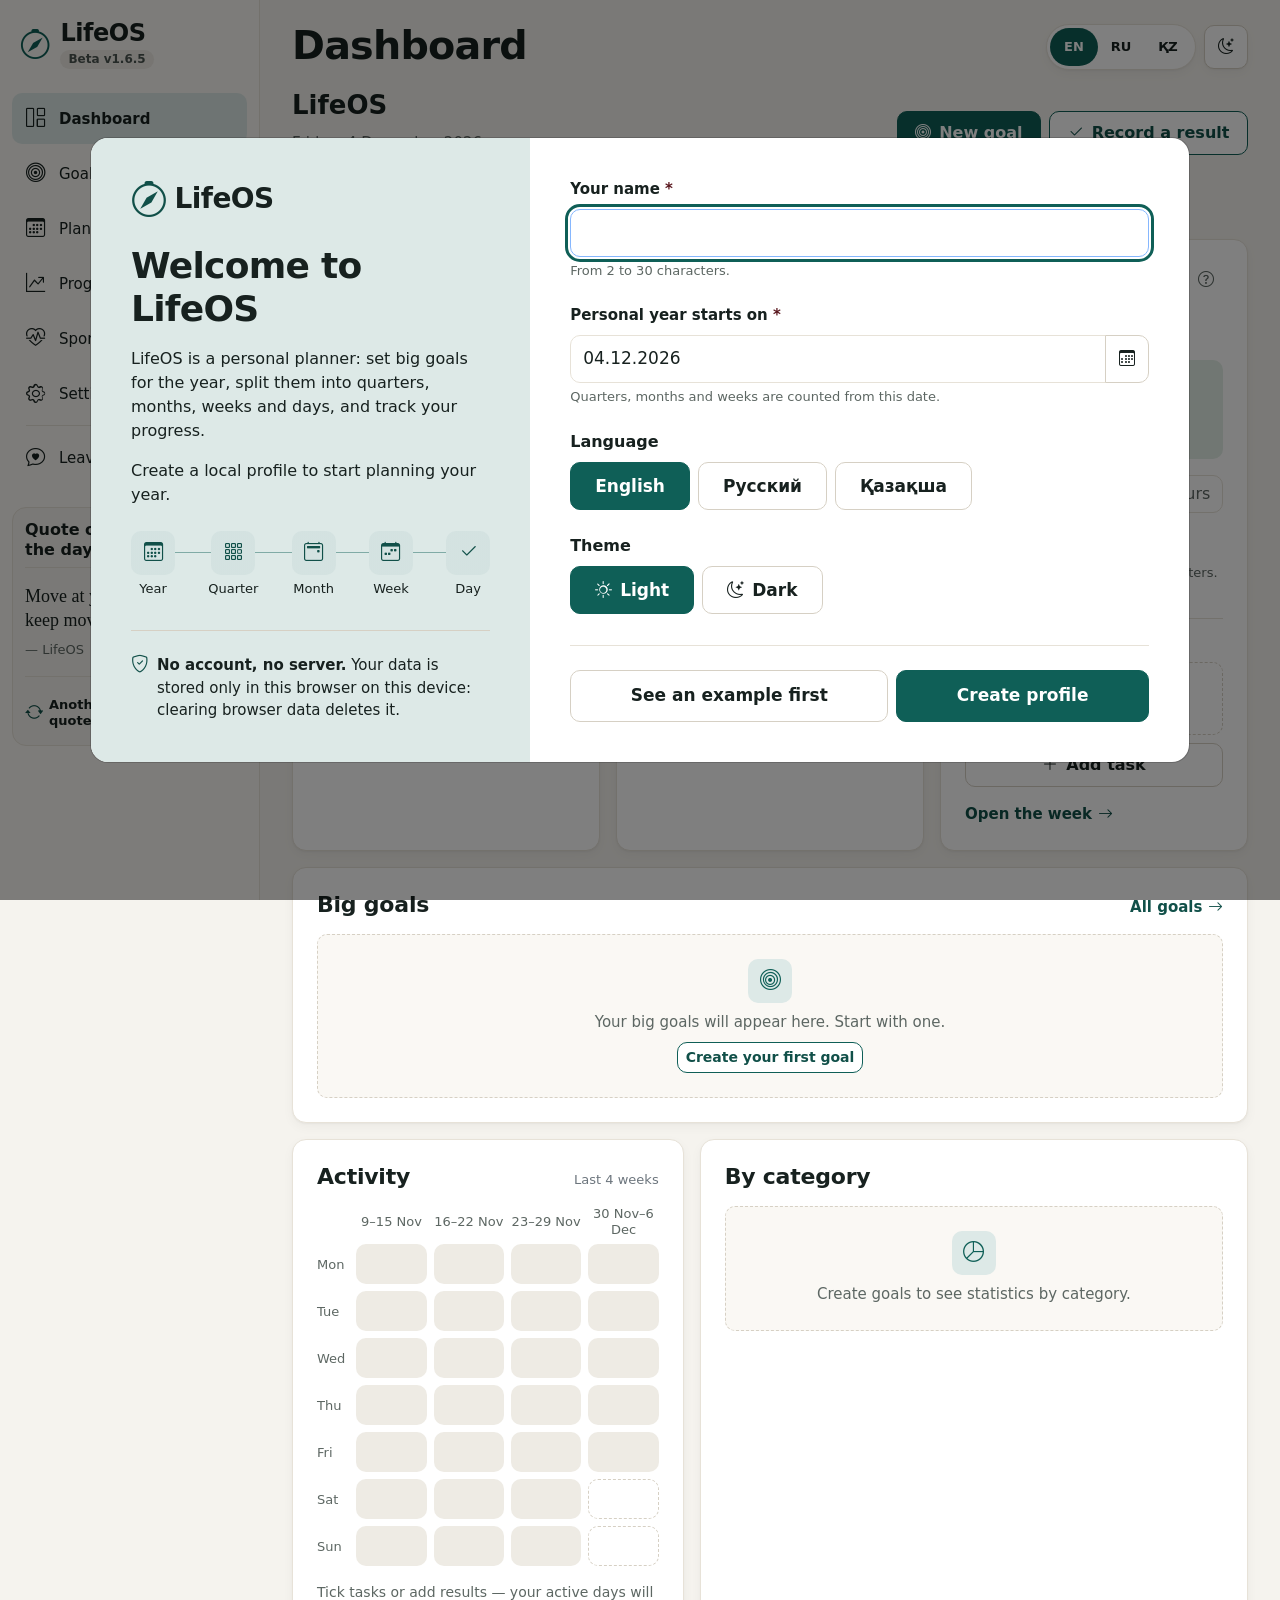
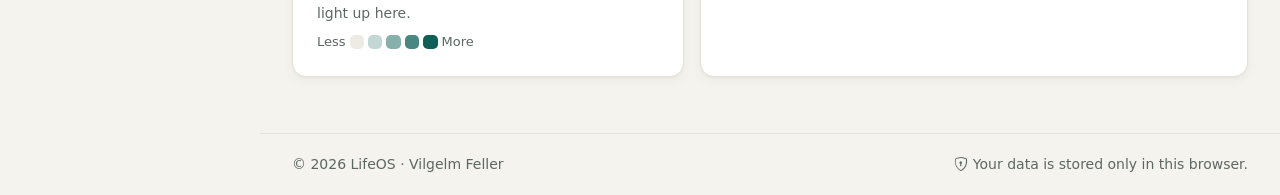
<file: index.html>
<!doctype html>
<html lang="en" data-bs-theme="light">
<head>
  <meta charset="utf-8">
  <meta name="viewport" content="width=device-width, initial-scale=1">
  <title>Dashboard · LifeOS</title>
  <meta name="description" content="LifeOS (Life Operating System): plan, track and improve your personal goals.">

  <!-- Libraries are local copies in vendor/ (the site also works without internet) -->
  <link rel="stylesheet" href="./vendor/bootstrap/bootstrap.min.css?v=1.6.5">
  <link rel="stylesheet" href="./vendor/bootstrap-icons/bootstrap-icons.min.css?v=1.6.5">
  <link rel="stylesheet" href="./css/style.css?v=1.6.5">
  <!-- App icons and the install manifest (manifest.json, images/icons/). Relative paths: the site lives in a subfolder on GitHub Pages. -->
  <link rel="manifest" href="./manifest.json?v=1.6.5">
  <link rel="icon" href="./images/icons/favicon.svg" type="image/svg+xml">
  <link rel="icon" href="./images/icons/favicon-32.png" type="image/png" sizes="32x32">
  <link rel="apple-touch-icon" href="./images/icons/apple-touch-icon.png">
  <meta name="theme-color" content="#0B4237" media="(prefers-color-scheme: light)">
  <meta name="theme-color" content="#111816" media="(prefers-color-scheme: dark)">
  <meta name="apple-mobile-web-app-title" content="LifeOS">

  <script src="./vendor/jquery/jquery-3.7.1.min.js?v=1.6.5" defer></script>
  <script src="./vendor/bootstrap/bootstrap.bundle.min.js?v=1.6.5" defer></script>
  <!-- Copies of data/*.json for file:// (no fetch there). Loaded before app.js. -->
  <script src="./data/translations-fallback.js?v=1.6.5"></script>
  <script src="./data/quotes-fallback.js?v=1.6.5"></script>
  <script src="./data/changelog-fallback.js?v=1.6.5"></script> <!-- copy of changelog.json for file:// -->
  <script src="./js/app.js?v=1.6.5"></script> <!-- no defer: sets the theme before the page is drawn -->
  <script src="./js/quote-widget.js?v=1.6.5" defer></script> <!-- quote of the day in the side menu -->
  <script src="./js/onboarding.js?v=1.6.5" defer></script> <!-- example data, first steps, tour, help tips -->
  <script src="./js/whats-new.js?v=1.6.5" defer></script> <!-- the "What's new" window after an update -->
  <script src="./js/feedback.js?v=1.6.5" defer></script> <!-- "Leave feedback": the window, the Dashboard invitation -->
  <script src="./js/tasks.js?v=1.6.5" defer></script>
  <script src="./js/goal-wizard.js?v=1.6.5" defer></script> <!-- the goal wizard for First steps → step 1 -->
  <script src="./js/entry-form.js?v=1.6.5" defer></script> <!-- the "Quick result" dialog -->
  <script src="./js/dashboard.js?v=1.6.5" defer></script>
</head>
<body>
  <a class="skip-link visually-hidden-focusable" href="#main-content" data-i18n="layout.skipToContent">Skip to content</a>

  <!-- ===== Shared layout: identical on all 7 pages ===== -->

  <!-- Phone / tablet (< 992px): top bar with the menu button -->
  <header class="mobile-bar d-lg-none">
    <button class="btn btn-tool" type="button" data-bs-toggle="offcanvas" data-bs-target="#sidebar" aria-controls="sidebar" data-i18n-aria-label="layout.openMenu" aria-label="Open menu">
      <i class="bi bi-list" aria-hidden="true"></i>
    </button>
    <a class="brand brand-small" href="index.html">
      <span class="brand-mark" aria-hidden="true"><i class="bi bi-compass"></i></span>
      <span class="brand-name" data-i18n="app.name">LifeOS</span>
    </a>
    <!-- Phone (< 768px): language and theme are here; on wider screens they are in the page header -->
    <div class="mobile-tools">
      <div class="dropdown">
        <button type="button" class="btn btn-tool mobile-lang" data-bs-toggle="dropdown" aria-expanded="false"
                data-i18n-aria-label="layout.language" aria-label="Interface language">
          <span data-lang-current>EN</span><i class="bi bi-chevron-down" aria-hidden="true"></i>
        </button>
        <ul class="dropdown-menu dropdown-menu-end">
          <li><button type="button" class="dropdown-item" data-lang="en" lang="en" aria-pressed="true" data-i18n="language.en">English</button></li>
          <li><button type="button" class="dropdown-item" data-lang="ru" lang="ru" aria-pressed="false" data-i18n="language.ru">Русский</button></li>
          <li><button type="button" class="dropdown-item" data-lang="kk" lang="kk" aria-pressed="false" data-i18n="language.kk">Қазақша</button></li>
        </ul>
      </div>
      <button type="button" class="btn btn-tool" data-theme-toggle data-i18n-aria-label="layout.themeToDark" aria-label="Switch to dark theme">
        <i class="bi bi-moon-stars" aria-hidden="true"></i>
      </button>
    </div>
  </header>

  <!-- Sidebar: Offcanvas below 992px, fixed panel from 992px (Bootstrap "offcanvas-lg") -->
  <aside class="sidebar offcanvas-lg offcanvas-start" id="sidebar" tabindex="-1" aria-labelledby="sidebar-title">
    <div class="offcanvas-header">
      <a class="brand" href="index.html">
        <span class="brand-mark" aria-hidden="true"><i class="bi bi-compass"></i></span>
        <span class="brand-text">
          <span class="brand-name" id="sidebar-title" data-i18n="app.name">LifeOS</span>
          <span class="brand-version" data-app-version></span>
        </span>
      </a>
      <button type="button" class="btn-close d-lg-none" data-bs-dismiss="offcanvas" data-bs-target="#sidebar" data-i18n-aria-label="layout.closeMenu" aria-label="Close menu"></button>
    </div>
    <div class="offcanvas-body">
      <nav class="sidebar-nav" data-i18n-aria-label="layout.mainNav" aria-label="Main navigation">
        <ul class="nav flex-column">
          <li class="nav-item">
            <a class="nav-link" href="index.html"><i class="bi bi-grid-1x2" aria-hidden="true"></i><span data-i18n="page.dashboard">Dashboard</span></a>
          </li>
          <li class="nav-item">
            <a class="nav-link" href="goals.html"><i class="bi bi-bullseye" aria-hidden="true"></i><span data-i18n="page.goals">Goals</span></a>
          </li>
          <li class="nav-item">
            <a class="nav-link" href="planner.html"><i class="bi bi-calendar3" aria-hidden="true"></i><span data-i18n="page.planner">Planner</span></a>
          </li>
          <li class="nav-item">
            <a class="nav-link" href="progress.html"><i class="bi bi-graph-up-arrow" aria-hidden="true"></i><span data-i18n="page.progress">Progress</span></a>
          </li>
          <li class="nav-item">
            <a class="nav-link" href="sport.html"><i class="bi bi-heart-pulse" aria-hidden="true"></i><span data-i18n="page.sport">Sport</span></a>
          </li>
          <li class="nav-item">
            <a class="nav-link" href="settings.html"><i class="bi bi-gear" aria-hidden="true"></i><span data-i18n="page.settings">Settings</span></a>
          </li>
        </ul>
      </nav>
      <button type="button" class="nav-link sidebar-feedback" data-feedback-open>
        <i class="bi bi-chat-heart" aria-hidden="true"></i><span data-i18n="feedback.button">Leave feedback</span>
      </button>
    </div>
  </aside>

  <div class="app-content">
    <main class="app-main" id="main-content" tabindex="-1">
      <!-- Line 1: the title on the left; language and theme on the right -->
      <header class="page-header dash-header">
        <h1 class="page-title" data-i18n="page.dashboard">Dashboard</h1>
        <div class="dash-header-side">
          <div class="page-tools">
            <div class="btn-group" role="group" data-i18n-aria-label="layout.language" aria-label="Interface language">
              <button type="button" class="btn btn-tool" data-lang="en" lang="en" aria-pressed="true" data-i18n="language.en.short">EN</button>
              <button type="button" class="btn btn-tool" data-lang="ru" lang="ru" aria-pressed="false" data-i18n="language.ru.short">RU</button>
              <button type="button" class="btn btn-tool" data-lang="kk" lang="kk" aria-pressed="false" data-i18n="language.kk.short">ҚZ</button>
            </div>
            <button type="button" class="btn btn-tool" id="theme-toggle" data-i18n-aria-label="layout.themeToDark" aria-label="Switch to dark theme">
              <i class="bi bi-moon-stars" aria-hidden="true"></i>
            </button>
          </div>
        </div>
      </header>

      <!-- ===== Page content starts here ===== -->
      <!-- Line 2: [ greeting + date (free space) ] [ planning path ] [ two main actions ], bottom-aligned.
           Below 1600px the path gets its own line; below 768px everything stacks. -->
      <div class="dash-bar">
        <div class="dash-hello">
          <p class="greeting" id="dashboard-greeting"></p>
          <p class="greeting-date" id="greeting-date"></p>
          <p class="greeting-path" id="greeting-path"></p>
        </div>
        <!-- Where we are in the plan: each step opens that planner level -->
        <nav class="plan-path-nav" data-i18n-aria-label="dashboard.path" aria-label="Planning path">
          <i class="bi bi-calendar3" aria-hidden="true"></i>
          <ol class="plan-path" id="plan-path"></ol>
        </nav>
        <!-- One filled button (the main action), the other one is outline -->
        <div class="dash-actions" role="group" data-i18n-aria-label="dashboard.actions" aria-label="Quick actions">
          <a class="btn btn-primary" href="goals.html#new"><i class="bi bi-bullseye me-2" aria-hidden="true"></i><span data-i18n="goals.new">New goal</span></a>
          <!-- Opens the "Quick result" dialog (js/entry-form.js, QuickEntry) -->
          <button type="button" class="btn btn-outline-primary" id="dash-record" data-quick-entry><i class="bi bi-check2 me-2" aria-hidden="true"></i><span data-i18n="dashboard.action.record">Record a result</span></button>
        </div>
      </div>

      <!-- Shown when the personal year is over -->
      <div class="year-ended" id="year-ended" hidden>
        <i class="bi bi-trophy" aria-hidden="true"></i>
        <p class="mb-0" data-i18n="dashboard.yearEnded">Your personal year is over. See what you achieved and start a new one.</p>
        <a class="btn btn-primary" href="progress.html?view=summary" data-i18n="progress.summary.link">Summary of the personal year</a>
      </div>

      <!-- First steps for a new user: 5 steps checked by the real data (js/onboarding.js, FirstSteps) -->
      <section class="panel first-steps" id="first-steps" aria-labelledby="first-steps-title" hidden>
        <div class="first-steps-head">
          <h2 class="panel-title" id="first-steps-title" tabindex="-1" data-i18n="onboarding.steps.title">First steps</h2>
          <span class="first-steps-divider" aria-hidden="true"></span>
          <span class="first-steps-count" id="first-steps-count"></span>
          <button type="button" class="btn first-steps-hide" id="first-steps-hide"><i class="bi bi-x-lg" aria-hidden="true"></i><span data-i18n="onboarding.steps.hide">Hide</span></button>
        </div>
        <div class="progress first-steps-bar" id="first-steps-bar" role="progressbar" aria-labelledby="first-steps-title" aria-valuemin="0" aria-valuemax="5" aria-valuenow="0">
          <div class="progress-bar"></div>
        </div>
        <!-- Computer: a stepper + the block of one step; phone: an accordion (js/onboarding.js, FirstSteps) -->
        <div id="first-steps-body"></div>
      </section>

      <!-- Top row: Personal year, Today, Focus of the week (3 columns on a computer, 1 on a phone) -->
      <div class="dash-top">
        <section class="panel dash-year-panel" aria-labelledby="year-card-title">
          <div class="help-title">
            <h2 class="panel-title" id="year-card-title" data-i18n="planner.level.year">Personal Year</h2>
            <button type="button" class="btn help-tip" data-help="personalYear" data-i18n-aria-label="onboarding.help.personalYear.label" aria-label="What is a personal year?"><i class="bi bi-question-circle" aria-hidden="true"></i></button>
          </div>
          <div id="dash-year"></div>
        </section>

        <!-- A computer: as tall as the other two cards, the tasks scroll inside (the title and the quick field stay);
             a phone and a tablet: the first 5 open tasks and "Show all (N)" (js/dashboard.js) -->
        <section class="panel dash-today-panel" aria-labelledby="today-card-title">
          <div class="panel-head">
            <h2 class="panel-title" id="today-card-title" data-i18n="planner.level.today">Today</h2>
            <a href="planner.html?level=today"><span data-i18n="dashboard.today.openShort">Open the day</span><i class="bi bi-arrow-right" aria-hidden="true"></i></a>
          </div>
          <form class="dash-quick" id="dash-task-form" novalidate>
            <label class="visually-hidden" for="dash-task" data-i18n="planner.today.quickAdd">Quick task</label>
            <div class="quick-add">
              <i class="bi bi-plus-lg" aria-hidden="true"></i>
              <input class="form-control" type="text" id="dash-task" autocomplete="off" maxlength="120"
                     data-i18n-placeholder="dashboard.today.addPlaceholder" aria-describedby="dash-task-hint">
            </div>
            <p class="visually-hidden" id="dash-task-hint" data-i18n="planner.today.quickAddHint">Type and press Enter.</p>
            <p class="field-error" id="dash-task-error"></p>
          </form>
          <!-- Today's workout from the Sport plan (one line, js/app.js sportDayLineHtml) -->
          <div id="dash-sport-line"></div>
          <div class="dash-today-box" id="dash-today-box">
            <div class="dash-today-scroll" id="dash-today-scroll">
              <div id="dash-today-tasks"></div>
            </div>
          </div>
          <button type="button" class="btn btn-tool dash-today-more" id="dash-today-more" aria-controls="dash-today-tasks" aria-expanded="false" hidden>
            <i class="bi bi-chevron-down me-2" aria-hidden="true"></i><span></span>
          </button>
        </section>

        <section class="panel" aria-labelledby="focus-card-title">
          <div class="panel-head">
            <div class="help-title">
              <h2 class="panel-title" id="focus-card-title" data-i18n="planner.week.focus">Focus of the week</h2>
              <button type="button" class="btn help-tip" data-help="focus" data-i18n-aria-label="onboarding.help.focus.label" aria-label="What is the focus of the week?"><i class="bi bi-question-circle" aria-hidden="true"></i></button>
            </div>
            <button type="button" class="btn btn-icon" id="dash-focus-edit" aria-controls="dash-focus-form" aria-expanded="false"
                    data-i18n-title="dashboard.focus.edit" title="Change focus">
              <i class="bi bi-pencil" aria-hidden="true"></i><span class="visually-hidden" data-i18n="dashboard.focus.edit">Change focus</span>
            </button>
          </div>
          <div class="focus-note">
            <i class="bi bi-flower1" aria-hidden="true"></i>
            <p class="dash-focus-text" id="dash-focus-text"></p>
          </div>
          <form id="dash-focus-form" novalidate hidden>
            <label class="visually-hidden" for="dash-focus" data-i18n="planner.week.focus">Focus of the week</label>
            <div class="add-row">
              <input class="form-control" type="text" id="dash-focus" maxlength="80" autocomplete="off"
                     data-i18n-placeholder="planner.week.focusPlaceholder" aria-describedby="dash-focus-hint">
              <button type="submit" class="btn btn-primary" data-i18n="planner.week.save">Save focus</button>
            </div>
            <div class="form-text" id="dash-focus-hint" data-i18n="planner.week.focusHint">One short phrase, up to 80 characters.</div>
            <p class="field-error" id="dash-focus-error"></p>
          </form>
          <!-- "Focus progress": the 7 days of the week to mark (js/app.js FocusDays), only when a focus is set -->
          <div id="dash-focus-days"></div>
          <!-- "Week tasks: 18 of 23 done" and the bar (js/dashboard.js) -->
          <div class="dash-week-block" id="dash-week-progress"></div>
          <a class="section-link dash-week-open" href="planner.html?level=week">
            <span data-i18n="dashboard.focus.openWeek">Open the week</span><i class="bi bi-arrow-right" aria-hidden="true"></i>
          </a>
        </section>
      </div>

      <!-- Big goals: up to 4 cards; with more goals the last card is "+N more" -->
      <section class="panel dash-goals-panel" aria-labelledby="dash-goals-title">
        <div class="section-head">
          <h2 class="panel-title" id="dash-goals-title" data-i18n="dashboard.goals.title">Big goals</h2>
          <a class="section-link" href="goals.html"><span data-i18n="details.back">All goals</span><i class="bi bi-arrow-right" aria-hidden="true"></i></a>
        </div>
        <div id="dash-goals"></div>
      </section>

      <!-- Activity (last 4 weeks) + statistics by category; the quote of the day is in the side menu -->
      <div class="dash-bottom">
        <section class="panel" aria-labelledby="activity-title">
          <div class="panel-head">
            <h2 class="panel-title" id="activity-title" data-i18n="dashboard.activity.title">Activity</h2>
            <span class="text-secondary small" data-i18n="dashboard.activity.period">Last 4 weeks</span>
          </div>
          <div id="dash-activity"></div>
        </section>
        <section class="panel" aria-labelledby="categories-title">
          <h2 class="panel-title" id="categories-title" data-i18n="dashboard.categories.title">By category</h2>
          <div id="dash-categories"></div>
        </section>
      </div>

    </main>

    <footer class="app-footer">
      <p class="mb-0">
        © <span id="footer-year">2026</span> <span data-i18n="app.name">LifeOS</span> ·
        <span data-i18n="layout.author">Vilgelm Feller</span>
      </p>
      <p class="mb-0">
        <i class="bi bi-shield-lock" aria-hidden="true"></i>
        <span data-i18n="layout.storageNote">Your data is stored only in this browser.</span>
      </p>
    </footer>
  </div>

  <!-- First run: shown by app.js only when there is no lifeos_profile.
       Static backdrop + keyboard="false": it cannot be closed without creating a profile.
       Computer: two columns (about LifeOS | the profile form); tablet and phone: one column (style.css). -->
  <div class="modal fade" id="first-run-modal" tabindex="-1" data-bs-backdrop="static" data-bs-keyboard="false" aria-labelledby="first-run-title" aria-describedby="first-run-intro">
    <div class="modal-dialog modal-dialog-centered modal-dialog-scrollable modal-fullscreen-sm-down first-run-dialog">
      <form class="modal-content" id="first-run-form" novalidate>
        <div class="modal-body first-run">
          <!-- Left (computer) / top: what LifeOS is and the path from the year to the day -->
          <section class="first-run-hero" aria-labelledby="first-run-title">
            <p class="first-run-brand"><i class="bi bi-compass" aria-hidden="true"></i><span data-i18n="app.name">LifeOS</span></p>
            <h2 class="first-run-title" id="first-run-title" data-i18n="firstRun.title">Welcome to LifeOS</h2>
            <p class="first-run-short" data-i18n="firstRun.short">Goals for the year, step by step to today.</p>
            <p class="first-run-about" data-i18n="firstRun.about">LifeOS is a personal planner: set big goals for the year, split them into quarters, months, weeks and days, and track your progress.</p>
            <p class="first-run-lead" id="first-run-intro" data-i18n="firstRun.intro">Create a local profile to start planning your year.</p>
            <ol class="first-run-path" data-i18n-aria-label="firstRun.path.label" aria-label="From the year to the day">
              <li><span class="first-run-path-icon" aria-hidden="true"><i class="bi bi-calendar3"></i></span><span class="first-run-path-name" data-i18n="firstRun.path.year">Year</span></li>
              <li><span class="first-run-path-icon" aria-hidden="true"><i class="bi bi-grid-3x3-gap"></i></span><span class="first-run-path-name" data-i18n="firstRun.path.quarter">Quarter</span></li>
              <li><span class="first-run-path-icon" aria-hidden="true"><i class="bi bi-calendar2-event"></i></span><span class="first-run-path-name" data-i18n="firstRun.path.month">Month</span></li>
              <li><span class="first-run-path-icon" aria-hidden="true"><i class="bi bi-calendar-week"></i></span><span class="first-run-path-name" data-i18n="firstRun.path.week">Week</span></li>
              <li><span class="first-run-path-icon" aria-hidden="true"><i class="bi bi-check2"></i></span><span class="first-run-path-name" data-i18n="firstRun.path.day">Day</span></li>
            </ol>
          </section>

          <!-- Right (computer) / middle: the profile -->
          <div class="first-run-fields">
            <p class="form-text mt-0" data-i18n="firstRun.requiredNote">Fields marked * are required.</p>

            <div class="mb-3">
              <label class="form-label required-label" for="first-run-name" data-i18n="firstRun.nameLabel">Your name</label>
              <input class="form-control" id="first-run-name" name="name" type="text" autocomplete="given-name" required aria-describedby="first-run-name-hint">
              <div class="form-text" id="first-run-name-hint" data-i18n="firstRun.nameHint">From 2 to 30 characters.</div>
              <p class="field-error" id="first-run-name-error"></p>
            </div>

            <div class="mb-3">
              <label class="form-label required-label" for="first-run-start" data-i18n="firstRun.startLabel">Personal year starts on</label>
              <input class="form-control" id="first-run-start" name="personalYearStart" type="text" inputmode="numeric" maxlength="10" autocomplete="off" data-date-field data-i18n-placeholder="date.placeholder" required aria-describedby="first-run-start-hint">
              <div class="form-text" id="first-run-start-hint" data-i18n="firstRun.startHint">Quarters, months and weeks are counted from this date.</div>
              <p class="field-error" id="first-run-start-error"></p>
            </div>

            <fieldset class="mb-3">
              <legend class="form-label fs-6" data-i18n="firstRun.languageLabel">Language</legend>
              <div class="choice-group">
                <input class="btn-check" type="radio" name="language" id="first-run-lang-en" value="en">
                <label class="btn btn-tool" for="first-run-lang-en" lang="en" data-i18n="language.en">English</label>
                <input class="btn-check" type="radio" name="language" id="first-run-lang-ru" value="ru">
                <label class="btn btn-tool" for="first-run-lang-ru" lang="ru" data-i18n="language.ru">Русский</label>
                <input class="btn-check" type="radio" name="language" id="first-run-lang-kk" value="kk">
                <label class="btn btn-tool" for="first-run-lang-kk" lang="kk" data-i18n="language.kk">Қазақша</label>
              </div>
            </fieldset>

            <fieldset class="mb-0">
              <legend class="form-label fs-6" data-i18n="firstRun.themeLabel">Theme</legend>
              <div class="choice-group">
                <input class="btn-check" type="radio" name="theme" id="first-run-theme-light" value="light">
                <label class="btn btn-tool" for="first-run-theme-light"><i class="bi bi-sun me-2" aria-hidden="true"></i><span data-i18n="theme.light">Light</span></label>
                <input class="btn-check" type="radio" name="theme" id="first-run-theme-dark" value="dark">
                <label class="btn btn-tool" for="first-run-theme-dark"><i class="bi bi-moon-stars me-2" aria-hidden="true"></i><span data-i18n="theme.dark">Dark</span></label>
              </div>
            </fieldset>
          </div>

          <!-- Computer: at the bottom of the left panel; tablet and phone: under the form, small -->
          <p class="first-run-storage">
            <i class="bi bi-shield-check" aria-hidden="true"></i>
            <span><strong data-i18n="firstRun.storageLead">No account, no server.</strong> <span data-i18n="firstRun.storageText">Your data is stored only in this browser on this device: clearing browser data deletes it.</span></span>
          </p>

          <div class="first-run-actions">
            <!-- Fills the example data and shows the banner "This is example data" (js/onboarding.js) -->
            <button class="btn btn-tool" type="button" data-demo-start data-i18n="onboarding.demo.start">See an example first</button>
            <button class="btn btn-primary" type="submit" data-i18n="firstRun.submit">Create profile</button>
          </div>
        </div>
      </form>
    </div>
  </div>
  <!-- ===== End of shared layout ===== -->

</body>
</html>
</file>
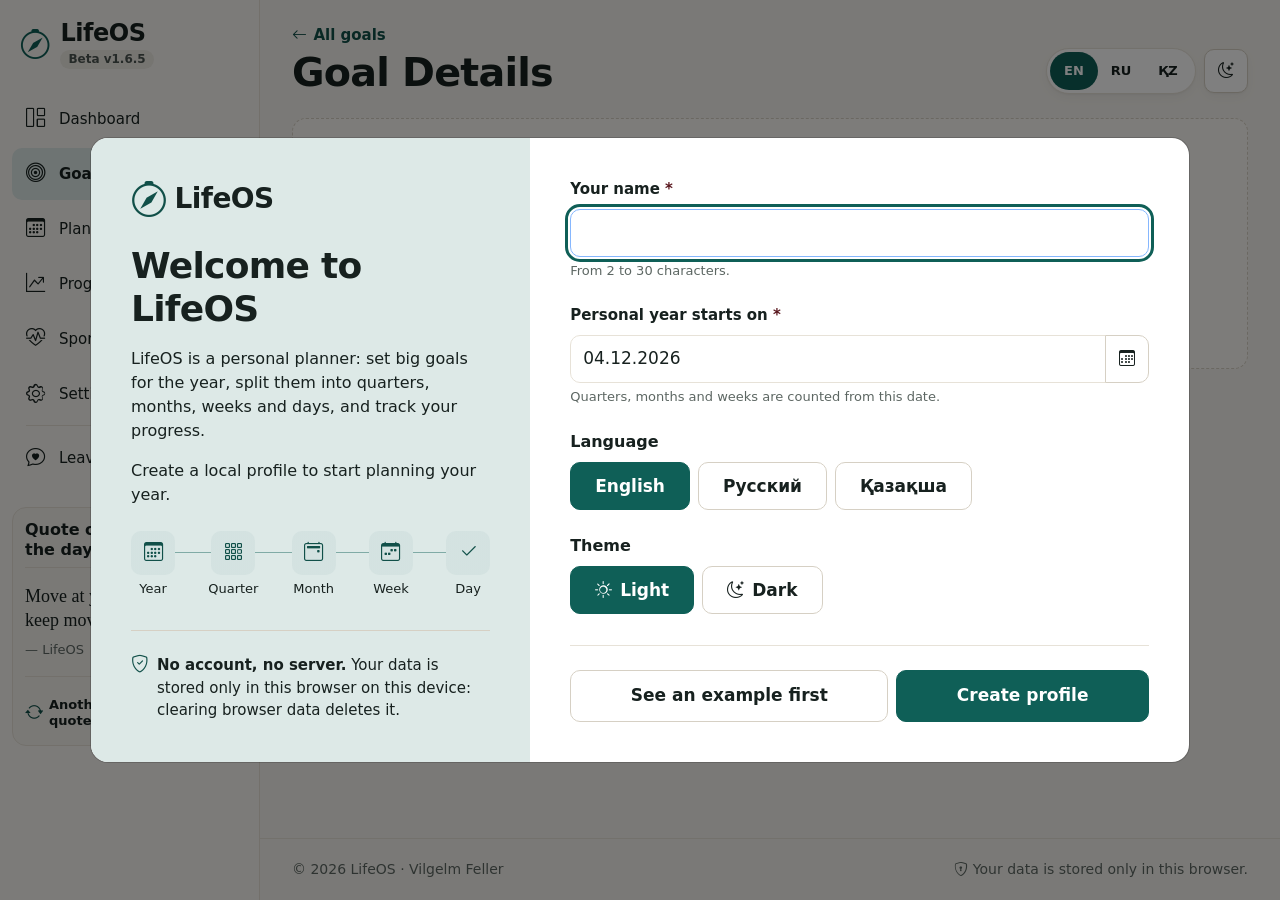
<file: goal-details.html>
<!doctype html>
<html lang="en" data-bs-theme="light">
<head>
  <meta charset="utf-8">
  <meta name="viewport" content="width=device-width, initial-scale=1">
  <title>Goal Details · LifeOS</title>
  <meta name="description" content="LifeOS (Life Operating System): plan, track and improve your personal goals.">

  <!-- Libraries are local copies in vendor/ (the site also works without internet) -->
  <link rel="stylesheet" href="./vendor/bootstrap/bootstrap.min.css?v=1.6.5">
  <link rel="stylesheet" href="./vendor/bootstrap-icons/bootstrap-icons.min.css?v=1.6.5">
  <link rel="stylesheet" href="./css/style.css?v=1.6.5">
  <!-- App icons and the install manifest (manifest.json, images/icons/). Relative paths: the site lives in a subfolder on GitHub Pages. -->
  <link rel="manifest" href="./manifest.json?v=1.6.5">
  <link rel="icon" href="./images/icons/favicon.svg" type="image/svg+xml">
  <link rel="icon" href="./images/icons/favicon-32.png" type="image/png" sizes="32x32">
  <link rel="apple-touch-icon" href="./images/icons/apple-touch-icon.png">
  <meta name="theme-color" content="#0B4237" media="(prefers-color-scheme: light)">
  <meta name="theme-color" content="#111816" media="(prefers-color-scheme: dark)">
  <meta name="apple-mobile-web-app-title" content="LifeOS">

  <script src="./vendor/jquery/jquery-3.7.1.min.js?v=1.6.5" defer></script>
  <script src="./vendor/bootstrap/bootstrap.bundle.min.js?v=1.6.5" defer></script>
  <!-- Copies of data/*.json for file:// (no fetch there). Loaded before app.js. -->
  <script src="./data/translations-fallback.js?v=1.6.5"></script>
  <script src="./data/quotes-fallback.js?v=1.6.5"></script>
  <script src="./data/changelog-fallback.js?v=1.6.5"></script> <!-- copy of changelog.json for file:// -->
  <script src="./js/app.js?v=1.6.5"></script> <!-- no defer: sets the theme before the page is drawn -->
  <script src="./js/quote-widget.js?v=1.6.5" defer></script> <!-- quote of the day in the side menu -->
  <script src="./js/onboarding.js?v=1.6.5" defer></script> <!-- example data, first steps, tour, help tips -->
  <script src="./js/whats-new.js?v=1.6.5" defer></script> <!-- the "What's new" window after an update -->
  <script src="./js/feedback.js?v=1.6.5" defer></script> <!-- "Leave feedback": the window, the Dashboard invitation -->
  <script src="./js/tasks.js?v=1.6.5" defer></script>
  <script src="./js/entry-form.js?v=1.6.5" defer></script> <!-- the entry form (shared with the Dashboard dialog) -->
  <script src="./js/books.js?v=1.6.5" defer></script> <!-- "My books": the book shelf of a "Books" goal -->
  <script src="./js/money-history.js?v=1.6.5" defer></script> <!-- "Operations history" of a money goal: month, filters, table -->
  <script src="./js/projects.js?v=1.6.5" defer></script> <!-- "My projects": the project list of a "Projects" goal -->
  <script src="./js/goal-details.js?v=1.6.5" defer></script>
</head>
<body>
  <a class="skip-link visually-hidden-focusable" href="#main-content" data-i18n="layout.skipToContent">Skip to content</a>

  <!-- ===== Shared layout: identical on all 7 pages ===== -->

  <!-- Phone / tablet (< 992px): top bar with the menu button -->
  <header class="mobile-bar d-lg-none">
    <button class="btn btn-tool" type="button" data-bs-toggle="offcanvas" data-bs-target="#sidebar" aria-controls="sidebar" data-i18n-aria-label="layout.openMenu" aria-label="Open menu">
      <i class="bi bi-list" aria-hidden="true"></i>
    </button>
    <a class="brand brand-small" href="index.html">
      <span class="brand-mark" aria-hidden="true"><i class="bi bi-compass"></i></span>
      <span class="brand-name" data-i18n="app.name">LifeOS</span>
    </a>
    <!-- Phone (< 768px): language and theme are here; on wider screens they are in the page header -->
    <div class="mobile-tools">
      <div class="dropdown">
        <button type="button" class="btn btn-tool mobile-lang" data-bs-toggle="dropdown" aria-expanded="false"
                data-i18n-aria-label="layout.language" aria-label="Interface language">
          <span data-lang-current>EN</span><i class="bi bi-chevron-down" aria-hidden="true"></i>
        </button>
        <ul class="dropdown-menu dropdown-menu-end">
          <li><button type="button" class="dropdown-item" data-lang="en" lang="en" aria-pressed="true" data-i18n="language.en">English</button></li>
          <li><button type="button" class="dropdown-item" data-lang="ru" lang="ru" aria-pressed="false" data-i18n="language.ru">Русский</button></li>
          <li><button type="button" class="dropdown-item" data-lang="kk" lang="kk" aria-pressed="false" data-i18n="language.kk">Қазақша</button></li>
        </ul>
      </div>
      <button type="button" class="btn btn-tool" data-theme-toggle data-i18n-aria-label="layout.themeToDark" aria-label="Switch to dark theme">
        <i class="bi bi-moon-stars" aria-hidden="true"></i>
      </button>
    </div>
  </header>

  <!-- Sidebar: Offcanvas below 992px, fixed panel from 992px (Bootstrap "offcanvas-lg") -->
  <aside class="sidebar offcanvas-lg offcanvas-start" id="sidebar" tabindex="-1" aria-labelledby="sidebar-title">
    <div class="offcanvas-header">
      <a class="brand" href="index.html">
        <span class="brand-mark" aria-hidden="true"><i class="bi bi-compass"></i></span>
        <span class="brand-text">
          <span class="brand-name" id="sidebar-title" data-i18n="app.name">LifeOS</span>
          <span class="brand-version" data-app-version></span>
        </span>
      </a>
      <button type="button" class="btn-close d-lg-none" data-bs-dismiss="offcanvas" data-bs-target="#sidebar" data-i18n-aria-label="layout.closeMenu" aria-label="Close menu"></button>
    </div>
    <div class="offcanvas-body">
      <nav class="sidebar-nav" data-i18n-aria-label="layout.mainNav" aria-label="Main navigation">
        <ul class="nav flex-column">
          <li class="nav-item">
            <a class="nav-link" href="index.html"><i class="bi bi-grid-1x2" aria-hidden="true"></i><span data-i18n="page.dashboard">Dashboard</span></a>
          </li>
          <li class="nav-item">
            <a class="nav-link" href="goals.html"><i class="bi bi-bullseye" aria-hidden="true"></i><span data-i18n="page.goals">Goals</span></a>
          </li>
          <li class="nav-item">
            <a class="nav-link" href="planner.html"><i class="bi bi-calendar3" aria-hidden="true"></i><span data-i18n="page.planner">Planner</span></a>
          </li>
          <li class="nav-item">
            <a class="nav-link" href="progress.html"><i class="bi bi-graph-up-arrow" aria-hidden="true"></i><span data-i18n="page.progress">Progress</span></a>
          </li>
          <li class="nav-item">
            <a class="nav-link" href="sport.html"><i class="bi bi-heart-pulse" aria-hidden="true"></i><span data-i18n="page.sport">Sport</span></a>
          </li>
          <li class="nav-item">
            <a class="nav-link" href="settings.html"><i class="bi bi-gear" aria-hidden="true"></i><span data-i18n="page.settings">Settings</span></a>
          </li>
        </ul>
      </nav>
      <button type="button" class="nav-link sidebar-feedback" data-feedback-open>
        <i class="bi bi-chat-heart" aria-hidden="true"></i><span data-i18n="feedback.button">Leave feedback</span>
      </button>
    </div>
  </aside>

  <div class="app-content">
    <main class="app-main" id="main-content" tabindex="-1">
      <header class="page-header gd-header">
        <div class="gd-heading">
          <a class="back-link" href="goals.html"><i class="bi bi-arrow-left" aria-hidden="true"></i><span data-i18n="details.back">All goals</span></a>
          <h1 class="page-title" data-i18n="page.goalDetails">Goal Details</h1>
        </div>
        <div class="page-tools">
          <div class="btn-group" role="group" data-i18n-aria-label="layout.language" aria-label="Interface language">
            <button type="button" class="btn btn-tool" data-lang="en" lang="en" aria-pressed="true" data-i18n="language.en.short">EN</button>
            <button type="button" class="btn btn-tool" data-lang="ru" lang="ru" aria-pressed="false" data-i18n="language.ru.short">RU</button>
            <button type="button" class="btn btn-tool" data-lang="kk" lang="kk" aria-pressed="false" data-i18n="language.kk.short">ҚZ</button>
          </div>
          <button type="button" class="btn btn-tool" id="theme-toggle" data-i18n-aria-label="layout.themeToDark" aria-label="Switch to dark theme">
            <i class="bi bi-moon-stars" aria-hidden="true"></i>
          </button>
        </div>
      </header>

      <!-- ===== Page content starts here ===== -->

      <!-- No ?id= in the address, or no goal with this id -->
      <div class="empty-state" id="details-missing" hidden>
        <span class="empty-state-icon" aria-hidden="true"><i class="bi bi-search"></i></span>
        <h2 class="h5" data-i18n="details.missing.title">Goal not found</h2>
        <p id="details-missing-text"></p>
        <a class="btn btn-primary" href="goals.html" data-i18n="details.missing.button">Back to goals</a>
      </div>

      <div id="details-content" hidden>
        <!-- Goal card: icon | title + category and status badges | Edit, Mark as completed;
             then the % bar and 4 numbers: Now, Target, Deadline, Pace -->
        <section class="panel gd-hero" id="details-hero" data-color="teal" aria-labelledby="details-title">
          <div class="gd-hero-top">
            <span class="goal-icon gd-icon" aria-hidden="true"><i class="bi bi-stars" id="details-icon"></i></span>
            <div class="gd-hero-title">
              <h2 class="details-title" id="details-title"></h2>
              <div class="gd-badges">
                <span class="badge-status" id="details-category"></span>
                <span class="badge-status" id="details-badge"></span>
              </div>
            </div>
            <div class="gd-actions">
              <a class="btn btn-tool" id="details-edit" href="goals.html">
                <i class="bi bi-pencil me-2" aria-hidden="true"></i><span data-i18n="goal.action.edit">Edit</span>
              </a>
              <!-- Outline below 100 %, filled at 100 % (js/goal-details.js) -->
              <button class="btn btn-tool" type="button" id="details-complete">
                <i class="bi bi-check2 me-2" aria-hidden="true"></i><span data-i18n="goal.action.complete">Mark as completed</span>
              </button>
              <!-- A completed goal: back to "In progress" -->
              <button class="btn btn-tool" type="button" id="details-reopen" hidden>
                <i class="bi bi-arrow-counterclockwise me-2" aria-hidden="true"></i><span data-i18n="goal.action.reopen">Back to work</span>
              </button>
            </div>
          </div>
          <p class="details-description" id="details-description" hidden></p>

          <!-- The tile head (a book list, money): "Progress [=====] 0 %" (the label and the order come from style.css) -->
          <div class="gd-progress">
            <span class="gd-progress-label" data-i18n="details.progress">Progress</span>
            <span class="details-percent" id="details-percent">0%</span>
            <div class="progress" id="details-progress" role="progressbar" aria-labelledby="details-title"
                 aria-valuemin="0" aria-valuemax="100" aria-valuenow="0">
              <div class="progress-bar" id="details-progress-bar"></div>
            </div>
          </div>

          <dl class="gd-stats">
            <div>
              <dt id="details-current-title" data-i18n="details.current">Current</dt>
              <dd id="details-current"></dd>
            </div>
            <div>
              <dt id="details-target-title" data-i18n="details.target">Target</dt>
              <dd id="details-target"></dd>
            </div>
            <div>
              <dt id="details-deadline-title" data-i18n="wizard.values.deadline">Deadline</dt>
              <dd id="details-deadline"></dd>
              <dd class="gd-stat-note" id="details-days"></dd>
            </div>
            <div>
              <dt id="details-pace-title" data-i18n="details.pace.title">Pace</dt>
              <dd id="details-pace"></dd>
              <dd class="gd-stat-note" id="details-pace-note"></dd>
            </div>
          </dl>
        </section>

        <!-- "My books": only for a "Books" goal with a book list (js/books.js). A shelf of covers
             (docs/design/bookshelf.png): the head with the numbers, the filter, the covers, "Show all". -->
        <section class="panel gd-books" id="books-panel" aria-labelledby="books-title" hidden>
          <div class="books-head">
            <h2 class="panel-title" id="books-title" tabindex="-1" data-i18n="books.title">My books</h2>
            <ul class="books-stats" id="books-stats"></ul>
            <button type="button" class="btn btn-primary" id="book-add">
              <i class="bi bi-plus-lg me-2" aria-hidden="true"></i><span data-i18n="books.add">Add a book</span>
            </button>
          </div>
          <div class="segmented books-filter" id="books-filter" role="group" data-i18n-aria-label="books.filter.label" aria-label="Show books"></div>
          <ul class="books-list" id="books-list"></ul>
          <div class="gd-empty" id="books-empty" hidden>
            <i class="bi bi-book" aria-hidden="true"></i>
            <span></span>
          </div>
          <button type="button" class="btn btn-tool books-more" id="books-more" aria-controls="books-list" aria-expanded="false" hidden>
            <i class="bi bi-chevron-down me-2" aria-hidden="true"></i><span></span>
          </button>
        </section>

        <!-- "My projects": only for a "Projects" goal with a project list (js/projects.js, docs/design/projects-cards.png):
             the head with "Add a project", the filter with counters, the cards (4 / 2 / 1 in a row). -->
        <section class="panel gd-projects" id="projects-panel" aria-labelledby="projects-title" hidden>
          <div class="projects-head">
            <h2 class="panel-title gd-icon-title" id="projects-title" tabindex="-1"><i class="bi bi-layers" aria-hidden="true"></i><span data-i18n="projects.title">My projects</span></h2>
            <button type="button" class="btn btn-primary" id="project-add">
              <i class="bi bi-plus-lg me-2" aria-hidden="true"></i><span data-i18n="projects.add">Add a project</span>
            </button>
          </div>
          <div class="segmented projects-filter" id="projects-filter" role="group" data-i18n-aria-label="projects.filter.label" aria-label="Show projects"></div>
          <ul class="projects-list" id="projects-list"></ul>
          <div class="gd-empty" id="projects-empty" hidden>
            <i class="bi bi-layers" aria-hidden="true"></i>
            <span></span>
          </div>
        </section>

        <!-- Row 1: the entry form | the history. A checklist goal has no entries: the checklist takes the whole row. -->
        <div class="gd-row gd-row-main" id="details-main-row">
          <!-- Checklist (only a checklist goal): tick, add, rename and delete items right here (js/goal-details.js) -->
          <section class="panel gd-checklist" id="checklist-panel" aria-labelledby="checklist-title" hidden>
            <div class="panel-head">
              <h2 class="panel-title gd-icon-title" id="checklist-title" tabindex="-1"><i class="bi bi-list-check" aria-hidden="true"></i><span data-i18n="progressType.checklist">Checklist</span></h2>
              <span class="badge-status is-accent" id="checklist-count"></span>
            </div>
            <ul class="edit-list gd-checklist-list" id="checklist-list"></ul>
            <form class="gd-checklist-add" id="checklist-add-form" novalidate>
              <label class="form-label" for="checklist-new" data-i18n="details.checklist.newLabel">New item</label>
              <div class="input-group">
                <input class="form-control" type="text" id="checklist-new" maxlength="120" autocomplete="off" data-i18n-placeholder="details.checklist.newPlaceholder">
                <button class="btn btn-primary" type="submit"><i class="bi bi-plus-lg me-2" aria-hidden="true"></i><span data-i18n="details.checklist.add">Add</span></button>
              </div>
              <p class="field-error" id="checklist-new-error"></p>
            </form>
          </section>

          <!-- Add an entry: the fields depend on the progress type (data-entry-field) -->
          <section class="panel" id="entry-panel" aria-labelledby="entry-title">
            <!-- A money goal: "⊕ Record a deposit" / "⊖ Record a withdrawal" by the switch (js/entry-form.js) -->
            <h2 class="panel-title entry-title" id="entry-title" tabindex="-1"><i class="bi entry-title-icon" id="entry-title-icon" aria-hidden="true" hidden></i><span id="entry-title-text" data-i18n="details.entry.title">Add an entry</span></h2>
            <!-- Edit mode: "Entry of 12/11/2026: +20 000 ₸" (js/entry-form.js) -->
            <p class="entry-edit-note" id="entry-edit-note" hidden></p>
            <form id="entry-form" novalidate>
              <div class="row g-3">
                <!-- What to type for this goal type: "Example: +20 pages since the last entry" -->
                <div class="col-12"><p class="entry-example" id="entry-example"></p></div>

                <fieldset class="col-12" data-entry-field="sign">
                  <legend class="visually-hidden" data-i18n="details.entry.operation">Operation</legend>
                  <div class="gd-switch">
                    <input class="btn-check" type="radio" name="entry-sign" id="entry-sign-plus" value="1" checked>
                    <label class="btn" for="entry-sign-plus"><span data-i18n="money.entry.deposit">Deposit</span></label>
                    <input class="btn-check" type="radio" name="entry-sign" id="entry-sign-minus" value="-1">
                    <label class="btn" for="entry-sign-minus"><span data-i18n="money.entry.withdraw">Withdrawal</span></label>
                  </div>
                </fieldset>

                <div class="col-sm-6" data-entry-field="amount">
                  <label class="form-label" for="entry-amount" id="entry-amount-label" data-i18n="details.entry.amount">Amount</label>
                  <div class="input-group">
                    <input class="form-control" type="text" id="entry-amount" inputmode="decimal" autocomplete="off" data-number="decimal"
                           data-i18n-placeholder="details.entry.amountPlaceholder" aria-describedby="entry-amount-hint">
                    <span class="input-group-text entry-unit"></span>
                  </div>
                  <div class="form-text" id="entry-amount-hint" data-i18n="details.entry.amountHint">Only the change, not the new total.</div>
                  <p class="field-error" id="entry-amount-error"></p>
                </div>

                <div class="col-sm-6" data-entry-field="pages">
                  <label class="form-label" for="entry-pages" data-i18n="details.entry.pages">Pages read</label>
                  <div class="input-group">
                    <input class="form-control" type="text" id="entry-pages" inputmode="numeric" autocomplete="off" data-number="integer">
                    <span class="input-group-text" data-i18n="details.entry.pagesUnit">pages</span>
                  </div>
                  <p class="field-error" id="entry-pages-error"></p>
                </div>
                <div class="col-sm-6 entry-check" data-entry-field="pages">
                  <div class="form-check">
                    <input class="form-check-input" type="checkbox" id="entry-finished">
                    <label class="form-check-label" for="entry-finished" data-i18n="details.entry.finished">I finished a book</label>
                  </div>
                </div>

                <div class="col-sm-6" data-entry-field="value">
                  <label class="form-label" for="entry-value" data-i18n="details.entry.newValue">New value</label>
                  <div class="input-group">
                    <input class="form-control" type="text" id="entry-value" inputmode="decimal" autocomplete="off" data-number="decimal">
                    <span class="input-group-text entry-unit"></span>
                  </div>
                  <p class="field-error" id="entry-value-error"></p>
                </div>

                <div class="col-sm-6" data-entry-field="level">
                  <label class="form-label" for="entry-level" data-i18n="details.entry.newLevel">New level</label>
                  <select class="form-select" id="entry-level"></select>
                </div>

                <div class="col-sm-6" data-entry-common>
                  <label class="form-label" for="entry-date" data-i18n="details.entry.date">Date</label>
                  <input class="form-control" type="text" inputmode="numeric" maxlength="10" autocomplete="off" data-date-field data-i18n-placeholder="date.placeholder" id="entry-date">
                  <p class="field-error" id="entry-date-error"></p>
                </div>

                <div class="col-12" data-entry-common>
                  <label class="form-label" for="entry-note" data-i18n="details.entry.noteOptional">Note (optional)</label>
                  <input class="form-control" type="text" id="entry-note" maxlength="200" autocomplete="off"
                         aria-describedby="entry-note-hint"> <!-- the example depends on the goal type: js/entry-form.js -->
                  <div class="visually-hidden" id="entry-note-hint" data-i18n="details.entry.noteHint">Optional, up to 200 characters.</div>
                  <p class="field-error" id="entry-note-error"></p>
                </div>

                <div class="col-12 gd-entry-actions">
                  <button class="btn btn-primary w-100 gd-submit" type="submit">
                    <i class="bi bi-plus-lg me-2" aria-hidden="true"></i><span id="entry-submit-label">Add entry</span>
                  </button>
                  <button class="btn btn-tool w-100" type="button" id="entry-cancel" hidden data-i18n="delete.cancel">Cancel</button>
                </div>
              </div>
            </form>
          </section>

          <!-- A money goal (docs/design/money-forecast-v2.png): the status badge in the head; "At the current pace — around
               August 2028 — 1 year 9 months after the deadline"; the tiles "Now on average" and "To make it"; how it is
               counted; the plan of today and "Behind / Ahead of the plan" (js/goal-details.js: renderForecast).
               A computer: next to the form (50/50), the history under both; a phone: right after the goal card. -->
          <section class="panel gd-forecast" id="forecast-panel" aria-labelledby="forecast-title" hidden>
            <div class="panel-head forecast-head">
              <h2 class="panel-title gd-icon-title" id="forecast-title"><i class="bi bi-graph-up-arrow" aria-hidden="true"></i><span data-i18n="money.forecast.title">Forecast</span></h2>
              <span class="badge-status forecast-badge" id="forecast-badge"></span>
            </div>
            <div class="forecast-body" id="forecast-body" aria-live="polite"></div>
          </section>

          <section class="panel" id="history-panel" aria-labelledby="history-title">
            <!-- A money goal: "Operations history" with an icon (js/goal-details.js: renderHistory) -->
            <h2 class="panel-title gd-history-title" id="history-title" tabindex="-1"><i class="bi bi-clock-history" id="history-title-icon" aria-hidden="true" hidden></i><span id="history-title-text" data-i18n="details.history.titleLong">History of entries</span></h2>
            <!-- A money goal (docs/design/money-history.png): the month, the filters, the table — js/money-history.js -->
            <div class="money-history" id="money-history" hidden></div>
            <!-- A reading goal on a computer: the list scrolls inside the block (as tall as "Log reading"),
                 a fade at the bottom while more entries are below. On a phone: 5 entries and "Show all (N)". -->
            <div class="gd-history-box" id="history-box">
              <div class="gd-history-scroll" id="history-scroll">
                <div class="gd-empty" id="history-empty">
                  <i class="bi bi-clock-history" aria-hidden="true"></i>
                  <span data-i18n="details.history.empty">No entries yet.</span>
                </div>
                <ul class="gd-history" id="history-list"></ul>
              </div>
            </div>
            <button type="button" class="btn btn-tool gd-history-more" id="history-more" aria-controls="history-list" aria-expanded="false" hidden>
              <i class="bi bi-chevron-down me-2" aria-hidden="true"></i><span></span>
            </button>
          </section>
        </div>

        <!-- Row 2: milestones, notes, related tasks. A goal with a book list and a money goal show only the tasks (full width):
             its milestones and notes stay in the data, but are not shown (js/goal-details.js). -->
        <div class="gd-row gd-row-bottom">
          <section class="panel" id="milestones-panel" aria-labelledby="milestones-title">
            <h2 class="panel-title gd-icon-title" id="milestones-title"><i class="bi bi-signpost-split" aria-hidden="true"></i><span data-i18n="wizard.step.6">Milestones</span></h2>
            <div class="gd-empty" id="milestones-empty">
              <i class="bi bi-flag" aria-hidden="true"></i>
              <span data-i18n="wizard.milestones.empty">No milestones yet.</span>
            </div>
            <ul class="gd-milestones" id="milestone-list"></ul>
          </section>

          <section class="panel" id="notes-panel" aria-labelledby="notes-title">
            <h2 class="panel-title gd-icon-title" id="notes-title"><i class="bi bi-file-text" aria-hidden="true"></i><span data-i18n="details.notes.title">Notes</span></h2>
            <label class="visually-hidden" for="goal-notes" data-i18n="details.notes.label">Your notes about this goal</label>
            <textarea class="form-control gd-notes" id="goal-notes" rows="5" maxlength="2000" data-i18n-placeholder="details.notes.placeholder"></textarea>
            <button class="btn btn-tool mt-2" type="button" id="notes-save">
              <i class="bi bi-save me-2" aria-hidden="true"></i><span data-i18n="details.notes.save">Save notes</span>
            </button>
          </section>

          <!-- Tasks linked to this goal (list and dialog: js/tasks.js) -->
          <section class="panel" id="tasks-panel" aria-labelledby="tasks-title">
            <div class="panel-head">
              <h2 class="panel-title gd-icon-title" id="tasks-title"><i class="bi bi-check2-square" aria-hidden="true"></i><span data-i18n="details.tasks.title">Related tasks</span></h2>
              <!-- A goal with a book list: the button is here, in the head (the one below is hidden) -->
              <button class="btn btn-outline-primary" type="button" id="goal-task-add-head" hidden>
                <i class="bi bi-plus-lg me-2" aria-hidden="true"></i><span data-i18n="task.form.create">Add task</span>
              </button>
            </div>
            <div id="goal-tasks"></div>
            <button class="btn btn-outline-primary w-100 mt-3" type="button" id="goal-task-add">
              <i class="bi bi-plus-lg me-2" aria-hidden="true"></i><span data-i18n="task.form.create">Add task</span>
            </button>
          </section>
        </div>
      </div>

    </main>

    <footer class="app-footer">
      <p class="mb-0">
        © <span id="footer-year">2026</span> <span data-i18n="app.name">LifeOS</span> ·
        <span data-i18n="layout.author">Vilgelm Feller</span>
      </p>
      <p class="mb-0">
        <i class="bi bi-shield-lock" aria-hidden="true"></i>
        <span data-i18n="layout.storageNote">Your data is stored only in this browser.</span>
      </p>
    </footer>
  </div>

  <!-- First run: shown by app.js only when there is no lifeos_profile.
       Static backdrop + keyboard="false": it cannot be closed without creating a profile.
       Computer: two columns (about LifeOS | the profile form); tablet and phone: one column (style.css). -->
  <div class="modal fade" id="first-run-modal" tabindex="-1" data-bs-backdrop="static" data-bs-keyboard="false" aria-labelledby="first-run-title" aria-describedby="first-run-intro">
    <div class="modal-dialog modal-dialog-centered modal-dialog-scrollable modal-fullscreen-sm-down first-run-dialog">
      <form class="modal-content" id="first-run-form" novalidate>
        <div class="modal-body first-run">
          <!-- Left (computer) / top: what LifeOS is and the path from the year to the day -->
          <section class="first-run-hero" aria-labelledby="first-run-title">
            <p class="first-run-brand"><i class="bi bi-compass" aria-hidden="true"></i><span data-i18n="app.name">LifeOS</span></p>
            <h2 class="first-run-title" id="first-run-title" data-i18n="firstRun.title">Welcome to LifeOS</h2>
            <p class="first-run-short" data-i18n="firstRun.short">Goals for the year, step by step to today.</p>
            <p class="first-run-about" data-i18n="firstRun.about">LifeOS is a personal planner: set big goals for the year, split them into quarters, months, weeks and days, and track your progress.</p>
            <p class="first-run-lead" id="first-run-intro" data-i18n="firstRun.intro">Create a local profile to start planning your year.</p>
            <ol class="first-run-path" data-i18n-aria-label="firstRun.path.label" aria-label="From the year to the day">
              <li><span class="first-run-path-icon" aria-hidden="true"><i class="bi bi-calendar3"></i></span><span class="first-run-path-name" data-i18n="firstRun.path.year">Year</span></li>
              <li><span class="first-run-path-icon" aria-hidden="true"><i class="bi bi-grid-3x3-gap"></i></span><span class="first-run-path-name" data-i18n="firstRun.path.quarter">Quarter</span></li>
              <li><span class="first-run-path-icon" aria-hidden="true"><i class="bi bi-calendar2-event"></i></span><span class="first-run-path-name" data-i18n="firstRun.path.month">Month</span></li>
              <li><span class="first-run-path-icon" aria-hidden="true"><i class="bi bi-calendar-week"></i></span><span class="first-run-path-name" data-i18n="firstRun.path.week">Week</span></li>
              <li><span class="first-run-path-icon" aria-hidden="true"><i class="bi bi-check2"></i></span><span class="first-run-path-name" data-i18n="firstRun.path.day">Day</span></li>
            </ol>
          </section>

          <!-- Right (computer) / middle: the profile -->
          <div class="first-run-fields">
            <p class="form-text mt-0" data-i18n="firstRun.requiredNote">Fields marked * are required.</p>

            <div class="mb-3">
              <label class="form-label required-label" for="first-run-name" data-i18n="firstRun.nameLabel">Your name</label>
              <input class="form-control" id="first-run-name" name="name" type="text" autocomplete="given-name" required aria-describedby="first-run-name-hint">
              <div class="form-text" id="first-run-name-hint" data-i18n="firstRun.nameHint">From 2 to 30 characters.</div>
              <p class="field-error" id="first-run-name-error"></p>
            </div>

            <div class="mb-3">
              <label class="form-label required-label" for="first-run-start" data-i18n="firstRun.startLabel">Personal year starts on</label>
              <input class="form-control" id="first-run-start" name="personalYearStart" type="text" inputmode="numeric" maxlength="10" autocomplete="off" data-date-field data-i18n-placeholder="date.placeholder" required aria-describedby="first-run-start-hint">
              <div class="form-text" id="first-run-start-hint" data-i18n="firstRun.startHint">Quarters, months and weeks are counted from this date.</div>
              <p class="field-error" id="first-run-start-error"></p>
            </div>

            <fieldset class="mb-3">
              <legend class="form-label fs-6" data-i18n="firstRun.languageLabel">Language</legend>
              <div class="choice-group">
                <input class="btn-check" type="radio" name="language" id="first-run-lang-en" value="en">
                <label class="btn btn-tool" for="first-run-lang-en" lang="en" data-i18n="language.en">English</label>
                <input class="btn-check" type="radio" name="language" id="first-run-lang-ru" value="ru">
                <label class="btn btn-tool" for="first-run-lang-ru" lang="ru" data-i18n="language.ru">Русский</label>
                <input class="btn-check" type="radio" name="language" id="first-run-lang-kk" value="kk">
                <label class="btn btn-tool" for="first-run-lang-kk" lang="kk" data-i18n="language.kk">Қазақша</label>
              </div>
            </fieldset>

            <fieldset class="mb-0">
              <legend class="form-label fs-6" data-i18n="firstRun.themeLabel">Theme</legend>
              <div class="choice-group">
                <input class="btn-check" type="radio" name="theme" id="first-run-theme-light" value="light">
                <label class="btn btn-tool" for="first-run-theme-light"><i class="bi bi-sun me-2" aria-hidden="true"></i><span data-i18n="theme.light">Light</span></label>
                <input class="btn-check" type="radio" name="theme" id="first-run-theme-dark" value="dark">
                <label class="btn btn-tool" for="first-run-theme-dark"><i class="bi bi-moon-stars me-2" aria-hidden="true"></i><span data-i18n="theme.dark">Dark</span></label>
              </div>
            </fieldset>
          </div>

          <!-- Computer: at the bottom of the left panel; tablet and phone: under the form, small -->
          <p class="first-run-storage">
            <i class="bi bi-shield-check" aria-hidden="true"></i>
            <span><strong data-i18n="firstRun.storageLead">No account, no server.</strong> <span data-i18n="firstRun.storageText">Your data is stored only in this browser on this device: clearing browser data deletes it.</span></span>
          </p>

          <div class="first-run-actions">
            <!-- Fills the example data and shows the banner "This is example data" (js/onboarding.js) -->
            <button class="btn btn-tool" type="button" data-demo-start data-i18n="onboarding.demo.start">See an example first</button>
            <button class="btn btn-primary" type="submit" data-i18n="firstRun.submit">Create profile</button>
          </div>
        </div>
      </form>
    </div>
  </div>
  <!-- ===== End of shared layout ===== -->
</body>
</html>
</file>
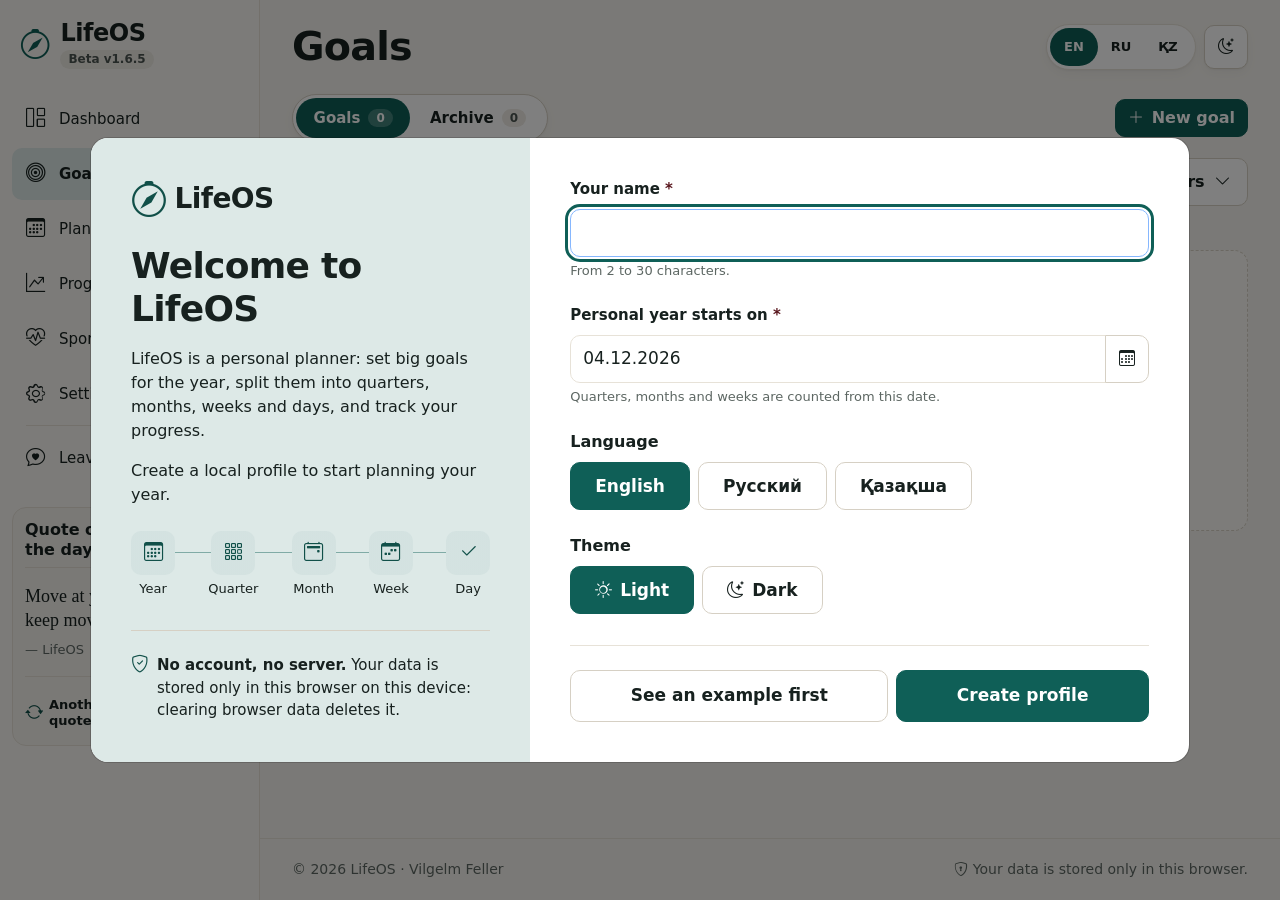
<file: goals.html>
<!doctype html>
<html lang="en" data-bs-theme="light">
<head>
  <meta charset="utf-8">
  <meta name="viewport" content="width=device-width, initial-scale=1">
  <title>Goals · LifeOS</title>
  <meta name="description" content="LifeOS (Life Operating System): plan, track and improve your personal goals.">

  <!-- Libraries are local copies in vendor/ (the site also works without internet) -->
  <link rel="stylesheet" href="./vendor/bootstrap/bootstrap.min.css?v=1.6.5">
  <link rel="stylesheet" href="./vendor/bootstrap-icons/bootstrap-icons.min.css?v=1.6.5">
  <link rel="stylesheet" href="./css/style.css?v=1.6.5">
  <!-- App icons and the install manifest (manifest.json, images/icons/). Relative paths: the site lives in a subfolder on GitHub Pages. -->
  <link rel="manifest" href="./manifest.json?v=1.6.5">
  <link rel="icon" href="./images/icons/favicon.svg" type="image/svg+xml">
  <link rel="icon" href="./images/icons/favicon-32.png" type="image/png" sizes="32x32">
  <link rel="apple-touch-icon" href="./images/icons/apple-touch-icon.png">
  <meta name="theme-color" content="#0B4237" media="(prefers-color-scheme: light)">
  <meta name="theme-color" content="#111816" media="(prefers-color-scheme: dark)">
  <meta name="apple-mobile-web-app-title" content="LifeOS">

  <script src="./vendor/jquery/jquery-3.7.1.min.js?v=1.6.5" defer></script>
  <script src="./vendor/bootstrap/bootstrap.bundle.min.js?v=1.6.5" defer></script>
  <!-- Copies of data/*.json for file:// (no fetch there). Loaded before app.js. -->
  <script src="./data/translations-fallback.js?v=1.6.5"></script>
  <script src="./data/quotes-fallback.js?v=1.6.5"></script>
  <script src="./data/changelog-fallback.js?v=1.6.5"></script> <!-- copy of changelog.json for file:// -->
  <script src="./js/app.js?v=1.6.5"></script> <!-- no defer: sets the theme before the page is drawn -->
  <script src="./js/quote-widget.js?v=1.6.5" defer></script> <!-- quote of the day in the side menu -->
  <script src="./js/onboarding.js?v=1.6.5" defer></script> <!-- example data, first steps, tour, help tips -->
  <script src="./js/whats-new.js?v=1.6.5" defer></script> <!-- the "What's new" window after an update -->
  <script src="./js/feedback.js?v=1.6.5" defer></script> <!-- "Leave feedback": the window, the Dashboard invitation -->
  <script src="./js/goal-wizard.js?v=1.6.5" defer></script>
  <script src="./js/goals.js?v=1.6.5" defer></script>
</head>
<body>
  <a class="skip-link visually-hidden-focusable" href="#main-content" data-i18n="layout.skipToContent">Skip to content</a>

  <!-- ===== Shared layout: identical on all 7 pages ===== -->

  <!-- Phone / tablet (< 992px): top bar with the menu button -->
  <header class="mobile-bar d-lg-none">
    <button class="btn btn-tool" type="button" data-bs-toggle="offcanvas" data-bs-target="#sidebar" aria-controls="sidebar" data-i18n-aria-label="layout.openMenu" aria-label="Open menu">
      <i class="bi bi-list" aria-hidden="true"></i>
    </button>
    <a class="brand brand-small" href="index.html">
      <span class="brand-mark" aria-hidden="true"><i class="bi bi-compass"></i></span>
      <span class="brand-name" data-i18n="app.name">LifeOS</span>
    </a>
    <!-- Phone (< 768px): language and theme are here; on wider screens they are in the page header -->
    <div class="mobile-tools">
      <div class="dropdown">
        <button type="button" class="btn btn-tool mobile-lang" data-bs-toggle="dropdown" aria-expanded="false"
                data-i18n-aria-label="layout.language" aria-label="Interface language">
          <span data-lang-current>EN</span><i class="bi bi-chevron-down" aria-hidden="true"></i>
        </button>
        <ul class="dropdown-menu dropdown-menu-end">
          <li><button type="button" class="dropdown-item" data-lang="en" lang="en" aria-pressed="true" data-i18n="language.en">English</button></li>
          <li><button type="button" class="dropdown-item" data-lang="ru" lang="ru" aria-pressed="false" data-i18n="language.ru">Русский</button></li>
          <li><button type="button" class="dropdown-item" data-lang="kk" lang="kk" aria-pressed="false" data-i18n="language.kk">Қазақша</button></li>
        </ul>
      </div>
      <button type="button" class="btn btn-tool" data-theme-toggle data-i18n-aria-label="layout.themeToDark" aria-label="Switch to dark theme">
        <i class="bi bi-moon-stars" aria-hidden="true"></i>
      </button>
    </div>
  </header>

  <!-- Sidebar: Offcanvas below 992px, fixed panel from 992px (Bootstrap "offcanvas-lg") -->
  <aside class="sidebar offcanvas-lg offcanvas-start" id="sidebar" tabindex="-1" aria-labelledby="sidebar-title">
    <div class="offcanvas-header">
      <a class="brand" href="index.html">
        <span class="brand-mark" aria-hidden="true"><i class="bi bi-compass"></i></span>
        <span class="brand-text">
          <span class="brand-name" id="sidebar-title" data-i18n="app.name">LifeOS</span>
          <span class="brand-version" data-app-version></span>
        </span>
      </a>
      <button type="button" class="btn-close d-lg-none" data-bs-dismiss="offcanvas" data-bs-target="#sidebar" data-i18n-aria-label="layout.closeMenu" aria-label="Close menu"></button>
    </div>
    <div class="offcanvas-body">
      <nav class="sidebar-nav" data-i18n-aria-label="layout.mainNav" aria-label="Main navigation">
        <ul class="nav flex-column">
          <li class="nav-item">
            <a class="nav-link" href="index.html"><i class="bi bi-grid-1x2" aria-hidden="true"></i><span data-i18n="page.dashboard">Dashboard</span></a>
          </li>
          <li class="nav-item">
            <a class="nav-link" href="goals.html"><i class="bi bi-bullseye" aria-hidden="true"></i><span data-i18n="page.goals">Goals</span></a>
          </li>
          <li class="nav-item">
            <a class="nav-link" href="planner.html"><i class="bi bi-calendar3" aria-hidden="true"></i><span data-i18n="page.planner">Planner</span></a>
          </li>
          <li class="nav-item">
            <a class="nav-link" href="progress.html"><i class="bi bi-graph-up-arrow" aria-hidden="true"></i><span data-i18n="page.progress">Progress</span></a>
          </li>
          <li class="nav-item">
            <a class="nav-link" href="sport.html"><i class="bi bi-heart-pulse" aria-hidden="true"></i><span data-i18n="page.sport">Sport</span></a>
          </li>
          <li class="nav-item">
            <a class="nav-link" href="settings.html"><i class="bi bi-gear" aria-hidden="true"></i><span data-i18n="page.settings">Settings</span></a>
          </li>
        </ul>
      </nav>
      <button type="button" class="nav-link sidebar-feedback" data-feedback-open>
        <i class="bi bi-chat-heart" aria-hidden="true"></i><span data-i18n="feedback.button">Leave feedback</span>
      </button>
    </div>
  </aside>

  <div class="app-content">
    <main class="app-main" id="main-content" tabindex="-1">
      <header class="page-header">
        <h1 class="page-title" data-i18n="page.goals">Goals</h1>
        <div class="page-tools">
          <div class="btn-group" role="group" data-i18n-aria-label="layout.language" aria-label="Interface language">
            <button type="button" class="btn btn-tool" data-lang="en" lang="en" aria-pressed="true" data-i18n="language.en.short">EN</button>
            <button type="button" class="btn btn-tool" data-lang="ru" lang="ru" aria-pressed="false" data-i18n="language.ru.short">RU</button>
            <button type="button" class="btn btn-tool" data-lang="kk" lang="kk" aria-pressed="false" data-i18n="language.kk.short">ҚZ</button>
          </div>
          <button type="button" class="btn btn-tool" id="theme-toggle" data-i18n-aria-label="layout.themeToDark" aria-label="Switch to dark theme">
            <i class="bi bi-moon-stars" aria-hidden="true"></i>
          </button>
        </div>
      </header>

      <!-- ===== Page content starts here ===== -->

      <!-- Segmented tabs "Goals N / Archive N" (the active one is filled) + the main action -->
      <div class="goals-toolbar">
        <div class="goals-tabs" role="group" data-i18n-aria-label="goals.tabsLabel" aria-label="Goal lists">
          <button type="button" class="goals-tab" data-tab="goals" aria-pressed="true">
            <span data-i18n="goals.tab.goals">Goals</span> <span class="badge tab-count" id="count-goals">0</span>
          </button>
          <button type="button" class="goals-tab" data-tab="archive" aria-pressed="false">
            <span data-i18n="goals.tab.archive">Archive</span> <span class="badge tab-count" id="count-archive">0</span>
          </button>
        </div>
        <button type="button" class="btn btn-primary goals-new" data-action="create-goal" data-i18n-aria-label="goals.new" aria-label="New goal">
          <i class="bi bi-plus-lg me-2" aria-hidden="true"></i><span data-i18n="goals.new">New goal</span>
        </button>
      </div>

      <!-- Search (always visible) + "Filters": the panel below is closed at every visit, it folds open with jQuery slideToggle;
           the badge on the button = the number of filters that are on (js/goals.js) -->
      <section class="goals-search" data-i18n-aria-label="goals.filters.toggle" aria-label="Filters">
        <div class="goals-search-row">
          <div class="search-field">
            <label class="visually-hidden" for="goal-search" data-i18n="goals.search.label">Search by title</label>
            <i class="bi bi-search" aria-hidden="true"></i>
            <input class="form-control" type="search" id="goal-search" autocomplete="off" data-i18n-placeholder="goals.search.label" placeholder="Search by title">
          </div>
          <button type="button" class="btn btn-tool filters-toggle" id="filters-toggle" aria-expanded="false" aria-controls="filters-panel">
            <i class="bi bi-sliders me-2" aria-hidden="true"></i><span data-i18n="goals.filters.toggle">Filters</span>
            <span class="tab-count filters-count" id="filters-count" hidden></span>
            <i class="bi bi-chevron-down filters-chevron" aria-hidden="true"></i>
          </button>
        </div>
        <div class="filters-panel" id="filters-panel">
          <div class="filters-grid">
            <div class="filter-field">
              <label class="form-label" for="filter-category" data-i18n="goals.filters.category">Category</label>
              <select class="form-select" id="filter-category">
                <option value="all" data-i18n="goals.filters.allCategories">All categories</option>
                <option value="finance" data-i18n="category.finance">Finance</option>
                <option value="books" data-i18n="category.books">Books</option>
                <option value="health" data-i18n="category.health">Health</option>
                <option value="languages" data-i18n="category.languages">Languages</option>
                <option value="education" data-i18n="category.education">Education</option>
                <option value="projects" data-i18n="category.projects">Projects</option>
                <option value="career" data-i18n="category.career">Career</option>
                <option value="personal" data-i18n="category.personal">Personal</option>
                <option value="custom" data-i18n="category.custom">Custom</option>
              </select>
            </div>
            <div class="filter-field">
              <label class="form-label" for="filter-status" data-i18n="goals.filters.status">Status</label>
              <select class="form-select" id="filter-status">
                <option value="all" data-i18n="goals.status.all">All statuses</option>
                <option value="active" data-i18n="goals.status.active">In progress</option>
                <option value="completed" data-i18n="goals.status.completed">Completed</option>
              </select>
            </div>
            <div class="filter-field">
              <label class="form-label" for="goal-sort" data-i18n="goals.filters.sort">Sort by</label>
              <select class="form-select" id="goal-sort">
                <option value="deadline" data-i18n="goals.sort.deadline">Deadline</option>
                <option value="percent" data-i18n="goals.sort.percent">Progress</option>
                <option value="created" data-i18n="goals.sort.created">Newest first</option>
                <option value="title" data-i18n="goals.sort.title">Title (A–Z)</option>
              </select>
            </div>
            <!-- Shown only when a filter or the search is active: "Reset (2)" (js/goals.js) -->
            <button type="button" class="btn btn-tool filters-reset" id="filters-reset" hidden>
              <i class="bi bi-arrow-counterclockwise me-2" aria-hidden="true"></i><span id="filters-reset-label"></span>
            </button>
          </div>
        </div>
      </section>

      <p class="results-count" id="goals-count" aria-live="polite"></p>

      <!-- Cards: auto-fill columns from 320px, one card is never wider than ~440px -->
      <div class="goals-grid" id="goals-grid"></div>

      <!-- One block for three cases: no goals yet / nothing found / empty archive -->
      <div class="empty-state" id="goals-empty" hidden>
        <span class="empty-state-icon" aria-hidden="true"><i class="bi bi-bullseye" id="goals-empty-icon"></i></span>
        <h2 class="h5" id="goals-empty-title"></h2>
        <p id="goals-empty-text"></p>
        <div class="empty-state-actions">
          <button type="button" class="btn btn-primary" id="goals-empty-create" data-action="create-goal" data-i18n="goals.empty.create">Create your first goal</button>
          <button type="button" class="btn btn-tool" id="goals-empty-reset" data-i18n="goals.filters.reset">Reset filters</button>
        </div>
      </div>

      <!-- Only with ?debug=1 in the address -->
      <div class="debug-tools" id="debug-tools" hidden>
        <p class="mb-2" data-i18n="debug.demoNote">Debug mode: demo data replaces all current goals, their history and tasks.</p>
        <button type="button" class="btn btn-tool" id="debug-fill-demo">
          <i class="bi bi-magic me-2" aria-hidden="true"></i><span data-i18n="debug.fillDemo">Fill with demo data</span>
        </button>
      </div>

    </main>

    <footer class="app-footer">
      <p class="mb-0">
        © <span id="footer-year">2026</span> <span data-i18n="app.name">LifeOS</span> ·
        <span data-i18n="layout.author">Vilgelm Feller</span>
      </p>
      <p class="mb-0">
        <i class="bi bi-shield-lock" aria-hidden="true"></i>
        <span data-i18n="layout.storageNote">Your data is stored only in this browser.</span>
      </p>
    </footer>
  </div>

  <!-- First run: shown by app.js only when there is no lifeos_profile.
       Static backdrop + keyboard="false": it cannot be closed without creating a profile.
       Computer: two columns (about LifeOS | the profile form); tablet and phone: one column (style.css). -->
  <div class="modal fade" id="first-run-modal" tabindex="-1" data-bs-backdrop="static" data-bs-keyboard="false" aria-labelledby="first-run-title" aria-describedby="first-run-intro">
    <div class="modal-dialog modal-dialog-centered modal-dialog-scrollable modal-fullscreen-sm-down first-run-dialog">
      <form class="modal-content" id="first-run-form" novalidate>
        <div class="modal-body first-run">
          <!-- Left (computer) / top: what LifeOS is and the path from the year to the day -->
          <section class="first-run-hero" aria-labelledby="first-run-title">
            <p class="first-run-brand"><i class="bi bi-compass" aria-hidden="true"></i><span data-i18n="app.name">LifeOS</span></p>
            <h2 class="first-run-title" id="first-run-title" data-i18n="firstRun.title">Welcome to LifeOS</h2>
            <p class="first-run-short" data-i18n="firstRun.short">Goals for the year, step by step to today.</p>
            <p class="first-run-about" data-i18n="firstRun.about">LifeOS is a personal planner: set big goals for the year, split them into quarters, months, weeks and days, and track your progress.</p>
            <p class="first-run-lead" id="first-run-intro" data-i18n="firstRun.intro">Create a local profile to start planning your year.</p>
            <ol class="first-run-path" data-i18n-aria-label="firstRun.path.label" aria-label="From the year to the day">
              <li><span class="first-run-path-icon" aria-hidden="true"><i class="bi bi-calendar3"></i></span><span class="first-run-path-name" data-i18n="firstRun.path.year">Year</span></li>
              <li><span class="first-run-path-icon" aria-hidden="true"><i class="bi bi-grid-3x3-gap"></i></span><span class="first-run-path-name" data-i18n="firstRun.path.quarter">Quarter</span></li>
              <li><span class="first-run-path-icon" aria-hidden="true"><i class="bi bi-calendar2-event"></i></span><span class="first-run-path-name" data-i18n="firstRun.path.month">Month</span></li>
              <li><span class="first-run-path-icon" aria-hidden="true"><i class="bi bi-calendar-week"></i></span><span class="first-run-path-name" data-i18n="firstRun.path.week">Week</span></li>
              <li><span class="first-run-path-icon" aria-hidden="true"><i class="bi bi-check2"></i></span><span class="first-run-path-name" data-i18n="firstRun.path.day">Day</span></li>
            </ol>
          </section>

          <!-- Right (computer) / middle: the profile -->
          <div class="first-run-fields">
            <p class="form-text mt-0" data-i18n="firstRun.requiredNote">Fields marked * are required.</p>

            <div class="mb-3">
              <label class="form-label required-label" for="first-run-name" data-i18n="firstRun.nameLabel">Your name</label>
              <input class="form-control" id="first-run-name" name="name" type="text" autocomplete="given-name" required aria-describedby="first-run-name-hint">
              <div class="form-text" id="first-run-name-hint" data-i18n="firstRun.nameHint">From 2 to 30 characters.</div>
              <p class="field-error" id="first-run-name-error"></p>
            </div>

            <div class="mb-3">
              <label class="form-label required-label" for="first-run-start" data-i18n="firstRun.startLabel">Personal year starts on</label>
              <input class="form-control" id="first-run-start" name="personalYearStart" type="text" inputmode="numeric" maxlength="10" autocomplete="off" data-date-field data-i18n-placeholder="date.placeholder" required aria-describedby="first-run-start-hint">
              <div class="form-text" id="first-run-start-hint" data-i18n="firstRun.startHint">Quarters, months and weeks are counted from this date.</div>
              <p class="field-error" id="first-run-start-error"></p>
            </div>

            <fieldset class="mb-3">
              <legend class="form-label fs-6" data-i18n="firstRun.languageLabel">Language</legend>
              <div class="choice-group">
                <input class="btn-check" type="radio" name="language" id="first-run-lang-en" value="en">
                <label class="btn btn-tool" for="first-run-lang-en" lang="en" data-i18n="language.en">English</label>
                <input class="btn-check" type="radio" name="language" id="first-run-lang-ru" value="ru">
                <label class="btn btn-tool" for="first-run-lang-ru" lang="ru" data-i18n="language.ru">Русский</label>
                <input class="btn-check" type="radio" name="language" id="first-run-lang-kk" value="kk">
                <label class="btn btn-tool" for="first-run-lang-kk" lang="kk" data-i18n="language.kk">Қазақша</label>
              </div>
            </fieldset>

            <fieldset class="mb-0">
              <legend class="form-label fs-6" data-i18n="firstRun.themeLabel">Theme</legend>
              <div class="choice-group">
                <input class="btn-check" type="radio" name="theme" id="first-run-theme-light" value="light">
                <label class="btn btn-tool" for="first-run-theme-light"><i class="bi bi-sun me-2" aria-hidden="true"></i><span data-i18n="theme.light">Light</span></label>
                <input class="btn-check" type="radio" name="theme" id="first-run-theme-dark" value="dark">
                <label class="btn btn-tool" for="first-run-theme-dark"><i class="bi bi-moon-stars me-2" aria-hidden="true"></i><span data-i18n="theme.dark">Dark</span></label>
              </div>
            </fieldset>
          </div>

          <!-- Computer: at the bottom of the left panel; tablet and phone: under the form, small -->
          <p class="first-run-storage">
            <i class="bi bi-shield-check" aria-hidden="true"></i>
            <span><strong data-i18n="firstRun.storageLead">No account, no server.</strong> <span data-i18n="firstRun.storageText">Your data is stored only in this browser on this device: clearing browser data deletes it.</span></span>
          </p>

          <div class="first-run-actions">
            <!-- Fills the example data and shows the banner "This is example data" (js/onboarding.js) -->
            <button class="btn btn-tool" type="button" data-demo-start data-i18n="onboarding.demo.start">See an example first</button>
            <button class="btn btn-primary" type="submit" data-i18n="firstRun.submit">Create profile</button>
          </div>
        </div>
      </form>
    </div>
  </div>
  <!-- ===== End of shared layout ===== -->

  <!-- ===== Goals page dialogs ===== -->

  <!-- The goal wizard (7 steps) is added by js/goal-wizard.js: it is also used on the Dashboard. -->

  <!-- Delete confirmation: the only way to delete a goal -->
  <div class="modal fade" id="delete-goal-modal" tabindex="-1" aria-labelledby="delete-goal-heading">
    <div class="modal-dialog modal-dialog-centered">
      <div class="modal-content">
        <div class="modal-header">
          <h2 class="modal-title fs-5" id="delete-goal-heading" data-i18n="delete.title">Delete goal?</h2>
          <button type="button" class="btn-close" data-bs-dismiss="modal" data-i18n-aria-label="wizard.close" aria-label="Close"></button>
        </div>
        <div class="modal-body">
          <p data-i18n="delete.text">This goal and all its data will be deleted permanently:</p>
          <p class="delete-goal-name" id="delete-goal-name"></p>
          <!-- "N related tasks will stay in the list without a goal" (js/goals.js) -->
          <p class="mb-0" id="delete-goal-tasks" hidden></p>
        </div>
        <div class="modal-footer">
          <button type="button" class="btn btn-tool" id="delete-goal-cancel" data-bs-dismiss="modal" data-i18n="delete.cancel">Cancel</button>
          <button type="button" class="btn btn-danger" id="delete-goal-confirm">
            <i class="bi bi-trash me-1" aria-hidden="true"></i><span data-i18n="delete.confirm">Delete</span>
          </button>
        </div>
      </div>
    </div>
  </div>
</body>
</html>
</file>
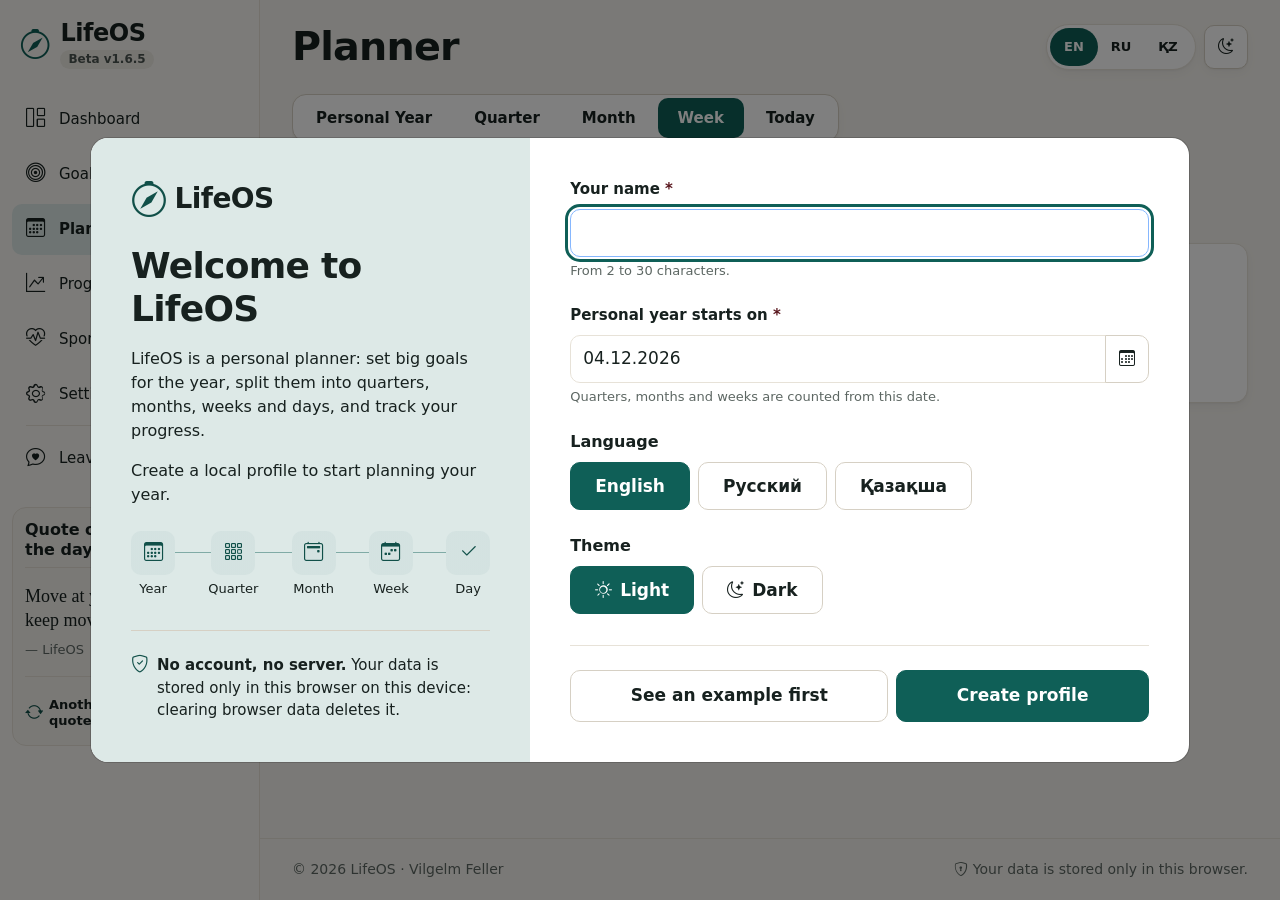
<file: planner.html>
<!doctype html>
<html lang="en" data-bs-theme="light">
<head>
  <meta charset="utf-8">
  <meta name="viewport" content="width=device-width, initial-scale=1">
  <title>Planner · LifeOS</title>
  <meta name="description" content="LifeOS (Life Operating System): plan, track and improve your personal goals.">

  <!-- Libraries are local copies in vendor/ (the site also works without internet) -->
  <link rel="stylesheet" href="./vendor/bootstrap/bootstrap.min.css?v=1.6.5">
  <link rel="stylesheet" href="./vendor/bootstrap-icons/bootstrap-icons.min.css?v=1.6.5">
  <link rel="stylesheet" href="./css/style.css?v=1.6.5">
  <!-- App icons and the install manifest (manifest.json, images/icons/). Relative paths: the site lives in a subfolder on GitHub Pages. -->
  <link rel="manifest" href="./manifest.json?v=1.6.5">
  <link rel="icon" href="./images/icons/favicon.svg" type="image/svg+xml">
  <link rel="icon" href="./images/icons/favicon-32.png" type="image/png" sizes="32x32">
  <link rel="apple-touch-icon" href="./images/icons/apple-touch-icon.png">
  <meta name="theme-color" content="#0B4237" media="(prefers-color-scheme: light)">
  <meta name="theme-color" content="#111816" media="(prefers-color-scheme: dark)">
  <meta name="apple-mobile-web-app-title" content="LifeOS">

  <script src="./vendor/jquery/jquery-3.7.1.min.js?v=1.6.5" defer></script>
  <script src="./vendor/bootstrap/bootstrap.bundle.min.js?v=1.6.5" defer></script>
  <!-- Copies of data/*.json for file:// (no fetch there). Loaded before app.js. -->
  <script src="./data/translations-fallback.js?v=1.6.5"></script>
  <script src="./data/quotes-fallback.js?v=1.6.5"></script>
  <script src="./data/changelog-fallback.js?v=1.6.5"></script> <!-- copy of changelog.json for file:// -->
  <script src="./js/app.js?v=1.6.5"></script> <!-- no defer: sets the theme before the page is drawn -->
  <script src="./js/quote-widget.js?v=1.6.5" defer></script> <!-- quote of the day in the side menu -->
  <script src="./js/onboarding.js?v=1.6.5" defer></script> <!-- example data, first steps, tour, help tips -->
  <script src="./js/whats-new.js?v=1.6.5" defer></script> <!-- the "What's new" window after an update -->
  <script src="./js/feedback.js?v=1.6.5" defer></script> <!-- "Leave feedback": the window, the Dashboard invitation -->
  <script src="./js/tasks.js?v=1.6.5" defer></script>
  <script src="./js/entry-form.js?v=1.6.5" defer></script> <!-- "Quick result" after a done task of a goal -->
  <script src="./js/planner.js?v=1.6.5" defer></script>
</head>
<body>
  <a class="skip-link visually-hidden-focusable" href="#main-content" data-i18n="layout.skipToContent">Skip to content</a>

  <!-- ===== Shared layout: identical on all 7 pages ===== -->

  <!-- Phone / tablet (< 992px): top bar with the menu button -->
  <header class="mobile-bar d-lg-none">
    <button class="btn btn-tool" type="button" data-bs-toggle="offcanvas" data-bs-target="#sidebar" aria-controls="sidebar" data-i18n-aria-label="layout.openMenu" aria-label="Open menu">
      <i class="bi bi-list" aria-hidden="true"></i>
    </button>
    <a class="brand brand-small" href="index.html">
      <span class="brand-mark" aria-hidden="true"><i class="bi bi-compass"></i></span>
      <span class="brand-name" data-i18n="app.name">LifeOS</span>
    </a>
    <!-- Phone (< 768px): language and theme are here; on wider screens they are in the page header -->
    <div class="mobile-tools">
      <div class="dropdown">
        <button type="button" class="btn btn-tool mobile-lang" data-bs-toggle="dropdown" aria-expanded="false"
                data-i18n-aria-label="layout.language" aria-label="Interface language">
          <span data-lang-current>EN</span><i class="bi bi-chevron-down" aria-hidden="true"></i>
        </button>
        <ul class="dropdown-menu dropdown-menu-end">
          <li><button type="button" class="dropdown-item" data-lang="en" lang="en" aria-pressed="true" data-i18n="language.en">English</button></li>
          <li><button type="button" class="dropdown-item" data-lang="ru" lang="ru" aria-pressed="false" data-i18n="language.ru">Русский</button></li>
          <li><button type="button" class="dropdown-item" data-lang="kk" lang="kk" aria-pressed="false" data-i18n="language.kk">Қазақша</button></li>
        </ul>
      </div>
      <button type="button" class="btn btn-tool" data-theme-toggle data-i18n-aria-label="layout.themeToDark" aria-label="Switch to dark theme">
        <i class="bi bi-moon-stars" aria-hidden="true"></i>
      </button>
    </div>
  </header>

  <!-- Sidebar: Offcanvas below 992px, fixed panel from 992px (Bootstrap "offcanvas-lg") -->
  <aside class="sidebar offcanvas-lg offcanvas-start" id="sidebar" tabindex="-1" aria-labelledby="sidebar-title">
    <div class="offcanvas-header">
      <a class="brand" href="index.html">
        <span class="brand-mark" aria-hidden="true"><i class="bi bi-compass"></i></span>
        <span class="brand-text">
          <span class="brand-name" id="sidebar-title" data-i18n="app.name">LifeOS</span>
          <span class="brand-version" data-app-version></span>
        </span>
      </a>
      <button type="button" class="btn-close d-lg-none" data-bs-dismiss="offcanvas" data-bs-target="#sidebar" data-i18n-aria-label="layout.closeMenu" aria-label="Close menu"></button>
    </div>
    <div class="offcanvas-body">
      <nav class="sidebar-nav" data-i18n-aria-label="layout.mainNav" aria-label="Main navigation">
        <ul class="nav flex-column">
          <li class="nav-item">
            <a class="nav-link" href="index.html"><i class="bi bi-grid-1x2" aria-hidden="true"></i><span data-i18n="page.dashboard">Dashboard</span></a>
          </li>
          <li class="nav-item">
            <a class="nav-link" href="goals.html"><i class="bi bi-bullseye" aria-hidden="true"></i><span data-i18n="page.goals">Goals</span></a>
          </li>
          <li class="nav-item">
            <a class="nav-link" href="planner.html"><i class="bi bi-calendar3" aria-hidden="true"></i><span data-i18n="page.planner">Planner</span></a>
          </li>
          <li class="nav-item">
            <a class="nav-link" href="progress.html"><i class="bi bi-graph-up-arrow" aria-hidden="true"></i><span data-i18n="page.progress">Progress</span></a>
          </li>
          <li class="nav-item">
            <a class="nav-link" href="sport.html"><i class="bi bi-heart-pulse" aria-hidden="true"></i><span data-i18n="page.sport">Sport</span></a>
          </li>
          <li class="nav-item">
            <a class="nav-link" href="settings.html"><i class="bi bi-gear" aria-hidden="true"></i><span data-i18n="page.settings">Settings</span></a>
          </li>
        </ul>
      </nav>
      <button type="button" class="nav-link sidebar-feedback" data-feedback-open>
        <i class="bi bi-chat-heart" aria-hidden="true"></i><span data-i18n="feedback.button">Leave feedback</span>
      </button>
    </div>
  </aside>

  <div class="app-content">
    <main class="app-main" id="main-content" tabindex="-1">
      <header class="page-header">
        <h1 class="page-title" data-i18n="page.planner">Planner</h1>
        <div class="page-tools">
          <div class="btn-group" role="group" data-i18n-aria-label="layout.language" aria-label="Interface language">
            <button type="button" class="btn btn-tool" data-lang="en" lang="en" aria-pressed="true" data-i18n="language.en.short">EN</button>
            <button type="button" class="btn btn-tool" data-lang="ru" lang="ru" aria-pressed="false" data-i18n="language.ru.short">RU</button>
            <button type="button" class="btn btn-tool" data-lang="kk" lang="kk" aria-pressed="false" data-i18n="language.kk.short">ҚZ</button>
          </div>
          <button type="button" class="btn btn-tool" id="theme-toggle" data-i18n-aria-label="layout.themeToDark" aria-label="Switch to dark theme">
            <i class="bi bi-moon-stars" aria-hidden="true"></i>
          </button>
        </div>
      </header>

      <!-- ===== Page content starts here ===== -->

      <!-- Level switcher: links keep working without JS (?level=...) -->
      <nav class="planner-levels" data-i18n-aria-label="planner.levelsLabel" aria-label="Planning levels">
        <ul class="nav nav-pills">
          <li class="nav-item"><a class="nav-link" href="?level=year" data-level="year"><span class="level-long" data-i18n="planner.level.year">Personal Year</span><span class="level-short" data-i18n="planner.levelShort.year" aria-hidden="true">Personal Year</span></a></li>
          <li class="nav-item"><a class="nav-link" href="?level=quarter" data-level="quarter"><span class="level-long" data-i18n="planner.level.quarter">Quarter</span><span class="level-short" data-i18n="planner.levelShort.quarter" aria-hidden="true">Quarter</span></a></li>
          <li class="nav-item"><a class="nav-link" href="?level=month" data-level="month"><span class="level-long" data-i18n="planner.level.month">Month</span><span class="level-short" data-i18n="planner.levelShort.month" aria-hidden="true">Month</span></a></li>
          <li class="nav-item"><a class="nav-link" href="?level=week" data-level="week"><span class="level-long" data-i18n="planner.level.week">Week</span><span class="level-short" data-i18n="planner.levelShort.week" aria-hidden="true">Week</span></a></li>
          <li class="nav-item"><a class="nav-link" href="?level=today" data-level="today"><span class="level-long" data-i18n="planner.level.today">Today</span><span class="level-short" data-i18n="planner.levelShort.today" aria-hidden="true">Today</span></a></li>
        </ul>
      </nav>

      <!-- The period navigator (the same on Planner and Progress): ‹  title + dates  ›  [To this week]
           On a phone it is one card; "To this …" is shown only when another period is open. -->
      <div class="period-nav">
        <button type="button" class="btn period-nav-arrow" id="period-prev"><i class="bi bi-chevron-left" aria-hidden="true"></i></button>
        <!-- The middle: the title, its dates (hidden when there are none) and "To this week".
             On a computer it is "display: contents", so its parts line up as ‹ title › [To this week]. -->
        <div class="period-nav-center">
          <div class="period-nav-text">
            <h2 class="period-nav-title" id="period-title" tabindex="-1"></h2>
            <p class="period-nav-dates" id="period-range" hidden></p>
          </div>
          <button type="button" class="btn btn-pill period-current" id="period-current" hidden>
            <i class="bi bi-arrow-counterclockwise me-1" aria-hidden="true"></i><span id="period-current-label" data-i18n="planner.current">Current period</span>
          </button>
        </div>
        <button type="button" class="btn period-nav-arrow" id="period-next"><i class="bi bi-chevron-right" aria-hidden="true"></i></button>
      </div>

      <!-- ===== Personal year ===== -->
      <section class="planner-view" data-view="year" hidden>
        <div class="planner-stack">
          <section class="panel" aria-labelledby="year-timeline-title">
            <h3 class="panel-title gd-icon-title" id="year-timeline-title"><i class="bi bi-calendar-range" aria-hidden="true"></i><span data-i18n="planner.year.timeline">Year timeline</span></h3>
            <div id="year-timeline"></div>
          </section>
          <section class="panel" aria-labelledby="year-goals-title">
            <h3 class="panel-title gd-icon-title" id="year-goals-title"><i class="bi bi-bullseye" aria-hidden="true"></i><span data-i18n="planner.year.goals">Main goals</span></h3>
            <div id="year-goals"></div>
          </section>
        </div>
      </section>

      <!-- ===== Quarter ===== -->
      <section class="planner-view" data-view="quarter" hidden>
        <div class="planner-grid">
          <section class="panel" aria-labelledby="quarter-goals-title">
            <h3 class="panel-title gd-icon-title" id="quarter-goals-title"><i class="bi bi-bullseye" aria-hidden="true"></i><span data-i18n="planner.quarter.goals">Goals of the quarter</span></h3>
            <p class="text-secondary" data-i18n="planner.quarter.goalsHint">Tick the goals you focus on in this quarter.</p>
            <div id="quarter-goals"></div>
          </section>
          <section class="panel" aria-labelledby="quarter-points-title">
            <h3 class="panel-title gd-icon-title" id="quarter-points-title"><i class="bi bi-flag" aria-hidden="true"></i><span data-i18n="planner.quarter.checkpoints">Checkpoints</span></h3>
            <div id="quarter-checkpoints"></div>
          </section>
        </div>
      </section>

      <!-- ===== Month: calendar | tasks for the month ===== -->
      <section class="planner-view" data-view="month" hidden>
        <div class="planner-grid is-month">
          <div class="panel month-panel">
            <div class="month-calendar" id="month-calendar"></div>
            <!-- What each mark means (on a phone the cells show only the marks) -->
            <p class="calendar-legend">
              <span><span class="cal-dot dot-task" aria-hidden="true"></span><span data-i18n="planner.month.legendTasks">Tasks</span></span>
              <span><span class="cal-dot dot-deadline" aria-hidden="true"></span><span data-i18n="planner.month.legendDeadlines">Deadlines and milestones</span></span>
              <span><span class="cal-legend-today" aria-hidden="true"></span><span data-i18n="planner.level.today">Today</span></span>
            </p>
          </div>
          <section class="panel month-tasks-panel" aria-labelledby="month-tasks-title">
            <h3 class="panel-title" id="month-tasks-title" data-i18n="planner.month.tasks">Tasks for the month</h3>
            <div id="month-tasks"></div>
            <button type="button" class="btn btn-primary w-100 mt-3 planner-add" id="month-task-add">
              <i class="bi bi-plus-lg me-2" aria-hidden="true"></i><span data-i18n="task.form.create">Add task</span>
            </button>
          </section>
        </div>
        <p class="planner-hint">
          <i class="bi bi-info-circle" aria-hidden="true"></i><span data-i18n="planner.month.dayHint">Choose a day to open its plan.</span>
        </p>
      </section>

      <!-- ===== Week ===== -->
      <section class="planner-view" data-view="week" hidden>
        <form class="panel week-focus" id="week-focus-form" novalidate>
          <div class="help-title">
            <label class="panel-title gd-icon-title" for="week-focus"><i class="bi bi-bullseye" aria-hidden="true"></i><span data-i18n="planner.week.focus">Focus of the week</span></label>
            <button type="button" class="btn help-tip" data-help="focus" data-i18n-aria-label="onboarding.help.focus.label" aria-label="What is the focus of the week?"><i class="bi bi-question-circle" aria-hidden="true"></i></button>
          </div>
          <div class="add-row">
            <input class="form-control" type="text" id="week-focus" maxlength="80" autocomplete="off"
                   data-i18n-placeholder="planner.week.focusPlaceholder" aria-describedby="week-focus-hint">
            <button type="submit" class="btn btn-primary" data-i18n="planner.week.save">Save focus</button>
          </div>
          <div class="form-text" id="week-focus-hint" data-i18n="planner.week.focusHint">One short phrase, up to 80 characters.</div>
          <p class="field-error" id="week-focus-error"></p>
          <!-- The days of this week when the focus was followed (js/app.js FocusDays): only when a focus is saved -->
          <div id="week-focus-days"></div>
        </form>
        <div class="week-days" id="week-days"></div>
      </section>

      <!-- ===== Today (one day) ===== -->
      <section class="planner-view" data-view="today" hidden>
        <div class="planner-grid is-today">
          <section class="panel" aria-labelledby="today-tasks-title">
            <h3 class="panel-title gd-icon-title" id="today-tasks-title"><i class="bi bi-check2-square" aria-hidden="true"></i><span data-i18n="planner.today.tasks">Tasks of the day</span></h3>
            <form class="mb-3" id="quick-task-form" novalidate>
              <label class="form-label" for="quick-task" data-i18n="planner.today.quickAdd">Quick task</label>
              <input class="form-control" type="text" id="quick-task" autocomplete="off" maxlength="120"
                     data-i18n-placeholder="planner.today.quickAddPlaceholder" aria-describedby="quick-task-hint">
              <div class="form-text" id="quick-task-hint" data-i18n="planner.today.quickAddHint">Type and press Enter.</div>
              <p class="field-error" id="quick-task-error"></p>
            </form>
            <!-- The workout of this day from the Sport plan (js/app.js sportDayLineHtml) -->
            <div id="today-sport-line"></div>
            <div id="today-tasks"></div>
          </section>
          <div class="planner-stack">
            <section class="panel" aria-labelledby="habits-title">
              <h3 class="panel-title gd-icon-title" id="habits-title"><i class="bi bi-arrow-repeat" aria-hidden="true"></i><span data-i18n="planner.today.habits">Habits</span></h3>
              <div id="today-habits"></div>
            </section>
            <section class="panel" aria-labelledby="record-title">
              <h3 class="panel-title gd-icon-title" id="record-title"><i class="bi bi-graph-up-arrow" aria-hidden="true"></i><span data-i18n="planner.today.record">Quick result</span></h3>
              <p class="text-secondary mb-0" id="quick-record-none" data-i18n="planner.record.none" hidden></p>
              <form id="quick-record-form" novalidate>
                <div class="mb-3">
                  <label class="form-label" for="quick-goal" data-i18n="planner.record.goal">Goal</label>
                  <select class="form-select" id="quick-goal"></select>
                </div>
                <div class="mb-3">
                  <label class="form-label" for="quick-value" id="quick-value-label" data-i18n="planner.record.add">Amount to add</label>
                  <div class="input-group">
                    <input class="form-control" type="text" id="quick-value" inputmode="decimal" autocomplete="off" data-number="decimal">
                    <span class="input-group-text" id="quick-value-unit"></span>
                  </div>
                  <p class="field-error" id="quick-value-error"></p>
                </div>
                <button type="submit" class="btn btn-primary w-100" data-i18n="planner.record.submit">Save result</button>
              </form>
            </section>
          </div>
        </div>
      </section>

    </main>

    <footer class="app-footer">
      <p class="mb-0">
        © <span id="footer-year">2026</span> <span data-i18n="app.name">LifeOS</span> ·
        <span data-i18n="layout.author">Vilgelm Feller</span>
      </p>
      <p class="mb-0">
        <i class="bi bi-shield-lock" aria-hidden="true"></i>
        <span data-i18n="layout.storageNote">Your data is stored only in this browser.</span>
      </p>
    </footer>
  </div>

  <!-- First run: shown by app.js only when there is no lifeos_profile.
       Static backdrop + keyboard="false": it cannot be closed without creating a profile.
       Computer: two columns (about LifeOS | the profile form); tablet and phone: one column (style.css). -->
  <div class="modal fade" id="first-run-modal" tabindex="-1" data-bs-backdrop="static" data-bs-keyboard="false" aria-labelledby="first-run-title" aria-describedby="first-run-intro">
    <div class="modal-dialog modal-dialog-centered modal-dialog-scrollable modal-fullscreen-sm-down first-run-dialog">
      <form class="modal-content" id="first-run-form" novalidate>
        <div class="modal-body first-run">
          <!-- Left (computer) / top: what LifeOS is and the path from the year to the day -->
          <section class="first-run-hero" aria-labelledby="first-run-title">
            <p class="first-run-brand"><i class="bi bi-compass" aria-hidden="true"></i><span data-i18n="app.name">LifeOS</span></p>
            <h2 class="first-run-title" id="first-run-title" data-i18n="firstRun.title">Welcome to LifeOS</h2>
            <p class="first-run-short" data-i18n="firstRun.short">Goals for the year, step by step to today.</p>
            <p class="first-run-about" data-i18n="firstRun.about">LifeOS is a personal planner: set big goals for the year, split them into quarters, months, weeks and days, and track your progress.</p>
            <p class="first-run-lead" id="first-run-intro" data-i18n="firstRun.intro">Create a local profile to start planning your year.</p>
            <ol class="first-run-path" data-i18n-aria-label="firstRun.path.label" aria-label="From the year to the day">
              <li><span class="first-run-path-icon" aria-hidden="true"><i class="bi bi-calendar3"></i></span><span class="first-run-path-name" data-i18n="firstRun.path.year">Year</span></li>
              <li><span class="first-run-path-icon" aria-hidden="true"><i class="bi bi-grid-3x3-gap"></i></span><span class="first-run-path-name" data-i18n="firstRun.path.quarter">Quarter</span></li>
              <li><span class="first-run-path-icon" aria-hidden="true"><i class="bi bi-calendar2-event"></i></span><span class="first-run-path-name" data-i18n="firstRun.path.month">Month</span></li>
              <li><span class="first-run-path-icon" aria-hidden="true"><i class="bi bi-calendar-week"></i></span><span class="first-run-path-name" data-i18n="firstRun.path.week">Week</span></li>
              <li><span class="first-run-path-icon" aria-hidden="true"><i class="bi bi-check2"></i></span><span class="first-run-path-name" data-i18n="firstRun.path.day">Day</span></li>
            </ol>
          </section>

          <!-- Right (computer) / middle: the profile -->
          <div class="first-run-fields">
            <p class="form-text mt-0" data-i18n="firstRun.requiredNote">Fields marked * are required.</p>

            <div class="mb-3">
              <label class="form-label required-label" for="first-run-name" data-i18n="firstRun.nameLabel">Your name</label>
              <input class="form-control" id="first-run-name" name="name" type="text" autocomplete="given-name" required aria-describedby="first-run-name-hint">
              <div class="form-text" id="first-run-name-hint" data-i18n="firstRun.nameHint">From 2 to 30 characters.</div>
              <p class="field-error" id="first-run-name-error"></p>
            </div>

            <div class="mb-3">
              <label class="form-label required-label" for="first-run-start" data-i18n="firstRun.startLabel">Personal year starts on</label>
              <input class="form-control" id="first-run-start" name="personalYearStart" type="text" inputmode="numeric" maxlength="10" autocomplete="off" data-date-field data-i18n-placeholder="date.placeholder" required aria-describedby="first-run-start-hint">
              <div class="form-text" id="first-run-start-hint" data-i18n="firstRun.startHint">Quarters, months and weeks are counted from this date.</div>
              <p class="field-error" id="first-run-start-error"></p>
            </div>

            <fieldset class="mb-3">
              <legend class="form-label fs-6" data-i18n="firstRun.languageLabel">Language</legend>
              <div class="choice-group">
                <input class="btn-check" type="radio" name="language" id="first-run-lang-en" value="en">
                <label class="btn btn-tool" for="first-run-lang-en" lang="en" data-i18n="language.en">English</label>
                <input class="btn-check" type="radio" name="language" id="first-run-lang-ru" value="ru">
                <label class="btn btn-tool" for="first-run-lang-ru" lang="ru" data-i18n="language.ru">Русский</label>
                <input class="btn-check" type="radio" name="language" id="first-run-lang-kk" value="kk">
                <label class="btn btn-tool" for="first-run-lang-kk" lang="kk" data-i18n="language.kk">Қазақша</label>
              </div>
            </fieldset>

            <fieldset class="mb-0">
              <legend class="form-label fs-6" data-i18n="firstRun.themeLabel">Theme</legend>
              <div class="choice-group">
                <input class="btn-check" type="radio" name="theme" id="first-run-theme-light" value="light">
                <label class="btn btn-tool" for="first-run-theme-light"><i class="bi bi-sun me-2" aria-hidden="true"></i><span data-i18n="theme.light">Light</span></label>
                <input class="btn-check" type="radio" name="theme" id="first-run-theme-dark" value="dark">
                <label class="btn btn-tool" for="first-run-theme-dark"><i class="bi bi-moon-stars me-2" aria-hidden="true"></i><span data-i18n="theme.dark">Dark</span></label>
              </div>
            </fieldset>
          </div>

          <!-- Computer: at the bottom of the left panel; tablet and phone: under the form, small -->
          <p class="first-run-storage">
            <i class="bi bi-shield-check" aria-hidden="true"></i>
            <span><strong data-i18n="firstRun.storageLead">No account, no server.</strong> <span data-i18n="firstRun.storageText">Your data is stored only in this browser on this device: clearing browser data deletes it.</span></span>
          </p>

          <div class="first-run-actions">
            <!-- Fills the example data and shows the banner "This is example data" (js/onboarding.js) -->
            <button class="btn btn-tool" type="button" data-demo-start data-i18n="onboarding.demo.start">See an example first</button>
            <button class="btn btn-primary" type="submit" data-i18n="firstRun.submit">Create profile</button>
          </div>
        </div>
      </form>
    </div>
  </div>
  <!-- ===== End of shared layout ===== -->
</body>
</html>
</file>
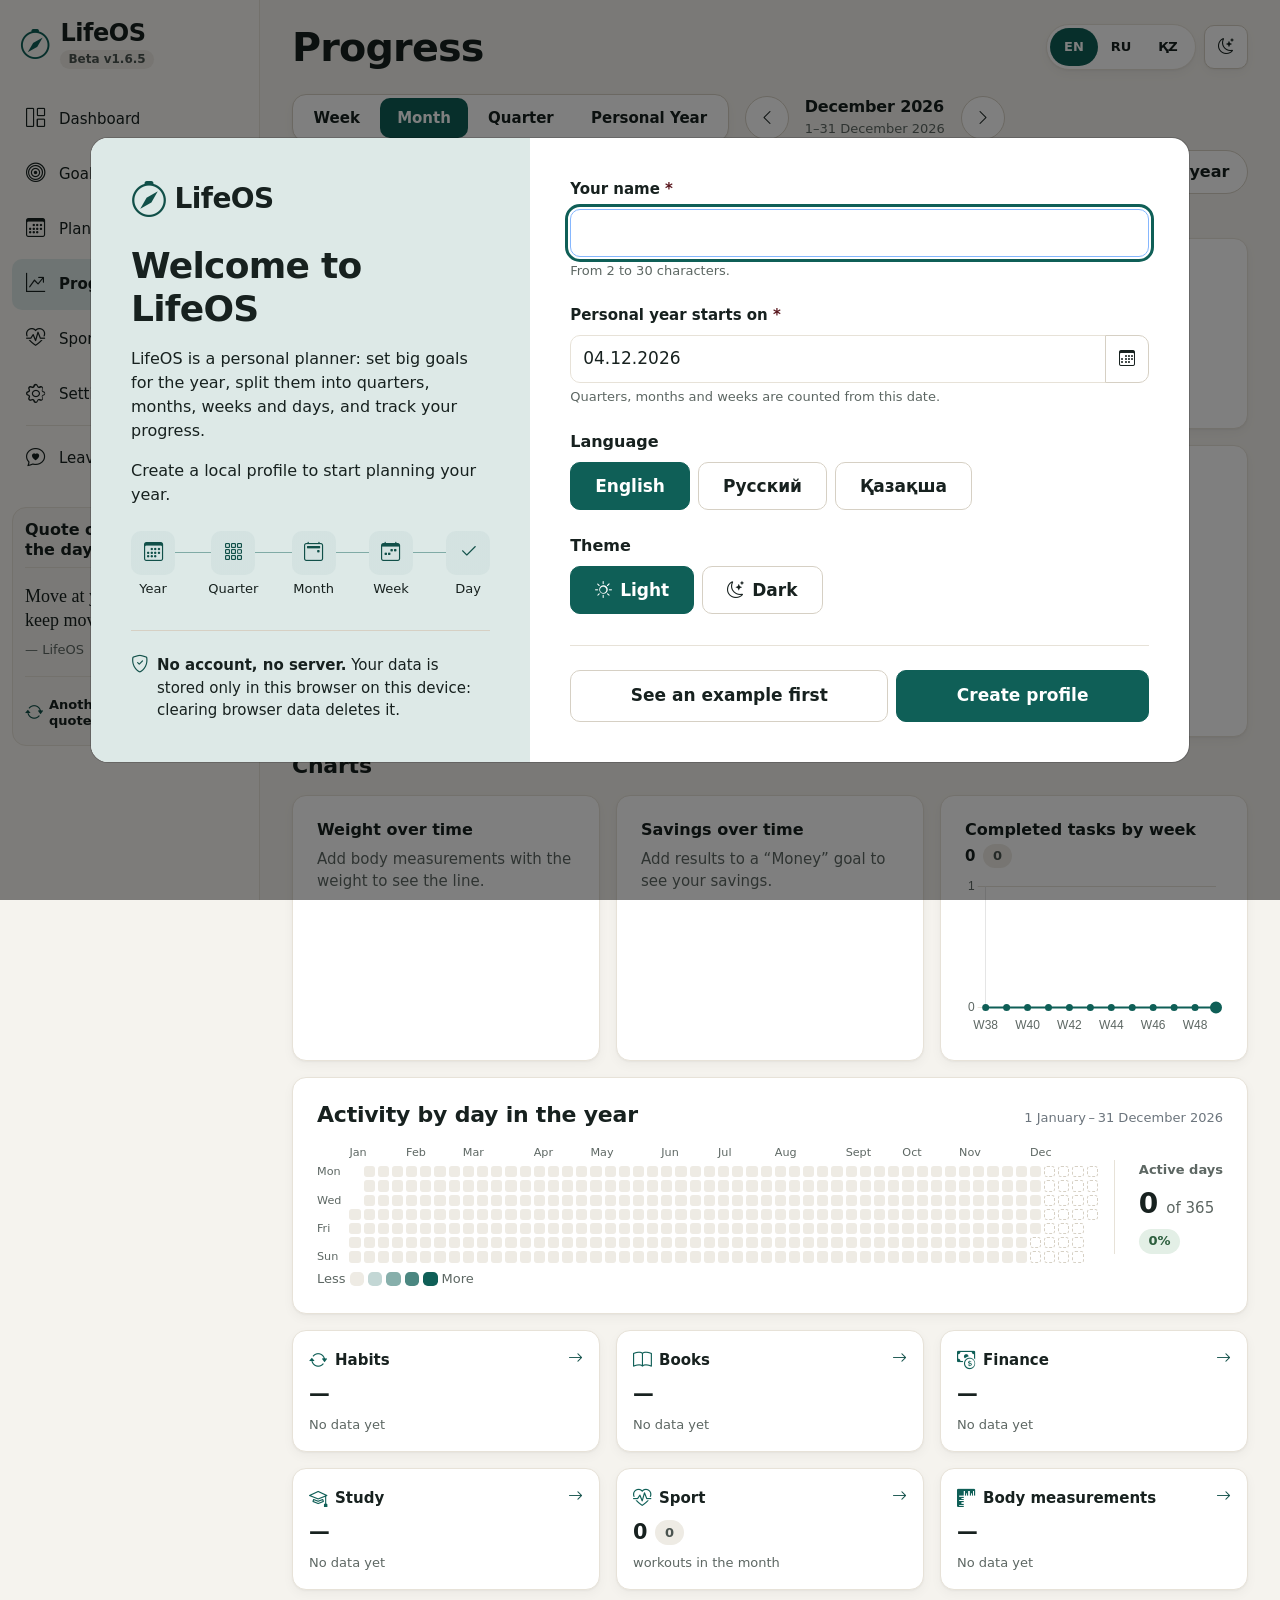
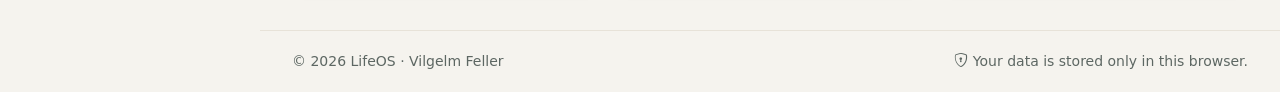
<file: progress.html>
<!doctype html>
<html lang="en" data-bs-theme="light">
<head>
  <meta charset="utf-8">
  <meta name="viewport" content="width=device-width, initial-scale=1">
  <title>Progress · LifeOS</title>
  <meta name="description" content="LifeOS (Life Operating System): plan, track and improve your personal goals.">

  <!-- Libraries are local copies in vendor/ (the site also works without internet) -->
  <link rel="stylesheet" href="./vendor/bootstrap/bootstrap.min.css?v=1.6.5">
  <link rel="stylesheet" href="./vendor/bootstrap-icons/bootstrap-icons.min.css?v=1.6.5">
  <link rel="stylesheet" href="./css/style.css?v=1.6.5">
  <!-- App icons and the install manifest (manifest.json, images/icons/). Relative paths: the site lives in a subfolder on GitHub Pages. -->
  <link rel="manifest" href="./manifest.json?v=1.6.5">
  <link rel="icon" href="./images/icons/favicon.svg" type="image/svg+xml">
  <link rel="icon" href="./images/icons/favicon-32.png" type="image/png" sizes="32x32">
  <link rel="apple-touch-icon" href="./images/icons/apple-touch-icon.png">
  <meta name="theme-color" content="#0B4237" media="(prefers-color-scheme: light)">
  <meta name="theme-color" content="#111816" media="(prefers-color-scheme: dark)">
  <meta name="apple-mobile-web-app-title" content="LifeOS">

  <script src="./vendor/jquery/jquery-3.7.1.min.js?v=1.6.5" defer></script>
  <script src="./vendor/bootstrap/bootstrap.bundle.min.js?v=1.6.5" defer></script>
  <!-- Copies of data/*.json for file:// (no fetch there). Loaded before app.js. -->
  <script src="./data/translations-fallback.js?v=1.6.5"></script>
  <script src="./data/quotes-fallback.js?v=1.6.5"></script>
  <script src="./data/changelog-fallback.js?v=1.6.5"></script> <!-- copy of changelog.json for file:// -->
  <script src="./js/app.js?v=1.6.5"></script> <!-- no defer: sets the theme before the page is drawn -->
  <script src="./js/quote-widget.js?v=1.6.5" defer></script> <!-- quote of the day in the side menu -->
  <script src="./js/onboarding.js?v=1.6.5" defer></script> <!-- example data, first steps, tour, help tips -->
  <script src="./js/whats-new.js?v=1.6.5" defer></script> <!-- the "What's new" window after an update -->
  <script src="./js/feedback.js?v=1.6.5" defer></script> <!-- "Leave feedback": the window, the Dashboard invitation -->
  <!-- Chart.js only on this page; if it does not load, progress-charts.js shows tables -->
  <script src="./vendor/chartjs/chart.umd.min.js?v=1.6.5" defer></script>
  <script src="./js/progress-charts.js?v=1.6.5" defer></script>
  <script src="./js/progress.js?v=1.6.5" defer></script>
</head>
<body>
  <a class="skip-link visually-hidden-focusable" href="#main-content" data-i18n="layout.skipToContent">Skip to content</a>

  <!-- ===== Shared layout: identical on all 7 pages ===== -->

  <!-- Phone / tablet (< 992px): top bar with the menu button -->
  <header class="mobile-bar d-lg-none">
    <button class="btn btn-tool" type="button" data-bs-toggle="offcanvas" data-bs-target="#sidebar" aria-controls="sidebar" data-i18n-aria-label="layout.openMenu" aria-label="Open menu">
      <i class="bi bi-list" aria-hidden="true"></i>
    </button>
    <a class="brand brand-small" href="index.html">
      <span class="brand-mark" aria-hidden="true"><i class="bi bi-compass"></i></span>
      <span class="brand-name" data-i18n="app.name">LifeOS</span>
    </a>
    <!-- Phone (< 768px): language and theme are here; on wider screens they are in the page header -->
    <div class="mobile-tools">
      <div class="dropdown">
        <button type="button" class="btn btn-tool mobile-lang" data-bs-toggle="dropdown" aria-expanded="false"
                data-i18n-aria-label="layout.language" aria-label="Interface language">
          <span data-lang-current>EN</span><i class="bi bi-chevron-down" aria-hidden="true"></i>
        </button>
        <ul class="dropdown-menu dropdown-menu-end">
          <li><button type="button" class="dropdown-item" data-lang="en" lang="en" aria-pressed="true" data-i18n="language.en">English</button></li>
          <li><button type="button" class="dropdown-item" data-lang="ru" lang="ru" aria-pressed="false" data-i18n="language.ru">Русский</button></li>
          <li><button type="button" class="dropdown-item" data-lang="kk" lang="kk" aria-pressed="false" data-i18n="language.kk">Қазақша</button></li>
        </ul>
      </div>
      <button type="button" class="btn btn-tool" data-theme-toggle data-i18n-aria-label="layout.themeToDark" aria-label="Switch to dark theme">
        <i class="bi bi-moon-stars" aria-hidden="true"></i>
      </button>
    </div>
  </header>

  <!-- Sidebar: Offcanvas below 992px, fixed panel from 992px (Bootstrap "offcanvas-lg") -->
  <aside class="sidebar offcanvas-lg offcanvas-start" id="sidebar" tabindex="-1" aria-labelledby="sidebar-title">
    <div class="offcanvas-header">
      <a class="brand" href="index.html">
        <span class="brand-mark" aria-hidden="true"><i class="bi bi-compass"></i></span>
        <span class="brand-text">
          <span class="brand-name" id="sidebar-title" data-i18n="app.name">LifeOS</span>
          <span class="brand-version" data-app-version></span>
        </span>
      </a>
      <button type="button" class="btn-close d-lg-none" data-bs-dismiss="offcanvas" data-bs-target="#sidebar" data-i18n-aria-label="layout.closeMenu" aria-label="Close menu"></button>
    </div>
    <div class="offcanvas-body">
      <nav class="sidebar-nav" data-i18n-aria-label="layout.mainNav" aria-label="Main navigation">
        <ul class="nav flex-column">
          <li class="nav-item">
            <a class="nav-link" href="index.html"><i class="bi bi-grid-1x2" aria-hidden="true"></i><span data-i18n="page.dashboard">Dashboard</span></a>
          </li>
          <li class="nav-item">
            <a class="nav-link" href="goals.html"><i class="bi bi-bullseye" aria-hidden="true"></i><span data-i18n="page.goals">Goals</span></a>
          </li>
          <li class="nav-item">
            <a class="nav-link" href="planner.html"><i class="bi bi-calendar3" aria-hidden="true"></i><span data-i18n="page.planner">Planner</span></a>
          </li>
          <li class="nav-item">
            <a class="nav-link" href="progress.html"><i class="bi bi-graph-up-arrow" aria-hidden="true"></i><span data-i18n="page.progress">Progress</span></a>
          </li>
          <li class="nav-item">
            <a class="nav-link" href="sport.html"><i class="bi bi-heart-pulse" aria-hidden="true"></i><span data-i18n="page.sport">Sport</span></a>
          </li>
          <li class="nav-item">
            <a class="nav-link" href="settings.html"><i class="bi bi-gear" aria-hidden="true"></i><span data-i18n="page.settings">Settings</span></a>
          </li>
        </ul>
      </nav>
      <button type="button" class="nav-link sidebar-feedback" data-feedback-open>
        <i class="bi bi-chat-heart" aria-hidden="true"></i><span data-i18n="feedback.button">Leave feedback</span>
      </button>
    </div>
  </aside>

  <div class="app-content">
    <main class="app-main" id="main-content" tabindex="-1">
      <header class="page-header sum-header">
        <div class="page-heading">
          <a class="back-link" id="summary-back" href="progress.html" hidden><i class="bi bi-arrow-left" aria-hidden="true"></i><span data-i18n="progress.summary.back">Back to progress</span></a>
          <h1 class="page-title" id="page-title" data-i18n="page.progress">Progress</h1>
        </div>
        <div class="page-tools">
          <div class="btn-group" role="group" data-i18n-aria-label="layout.language" aria-label="Interface language">
            <button type="button" class="btn btn-tool" data-lang="en" lang="en" aria-pressed="true" data-i18n="language.en.short">EN</button>
            <button type="button" class="btn btn-tool" data-lang="ru" lang="ru" aria-pressed="false" data-i18n="language.ru.short">RU</button>
            <button type="button" class="btn btn-tool" data-lang="kk" lang="kk" aria-pressed="false" data-i18n="language.kk.short">ҚZ</button>
          </div>
          <button type="button" class="btn btn-tool" id="theme-toggle" data-i18n-aria-label="layout.themeToDark" aria-label="Switch to dark theme">
            <i class="bi bi-moon-stars" aria-hidden="true"></i>
          </button>
        </div>
      </header>

      <!-- ===== Page content starts here ===== -->

      <!-- Year summary: shown instead of the statistics with ?view=summary (js/progress.js, Part 4) -->
      <section id="summary-view" aria-labelledby="summary-title" hidden>
        <h2 class="sum-title" id="summary-title" tabindex="-1"></h2>
        <p class="sum-range" id="summary-range"></p>

        <!-- The year is not over yet: these are intermediate results -->
        <div class="sum-info" id="summary-info" role="status" hidden>
          <i class="bi bi-info-circle" aria-hidden="true"></i>
          <div class="sum-info-body">
            <p class="sum-info-text" id="summary-info-text"></p>
            <div class="progress" id="summary-info-bar" role="progressbar" aria-labelledby="summary-info-text" aria-valuemin="0" aria-valuemax="100" aria-valuenow="0">
              <div class="progress-bar"></div>
            </div>
          </div>
        </div>

        <!-- 6 numbers of the year -->
        <div class="sum-kpis" id="year-summary-cards"></div>

        <div class="sum-row sum-row-3">
          <section class="panel" aria-labelledby="summary-months-title">
            <h3 class="panel-title" id="summary-months-title" data-i18n="progress.summary.byMonth">Tasks by month</h3>
            <p class="text-secondary small" id="summary-chart-offline" data-i18n="progress.charts.offline" hidden>Charts could not be loaded. The same numbers are shown in tables.</p>
            <div id="summary-months"></div>
          </section>
          <section class="panel" aria-labelledby="summary-categories-title">
            <h3 class="panel-title" id="summary-categories-title" data-i18n="progress.summary.categories">Best categories</h3>
            <div id="summary-categories"></div>
          </section>
          <section class="panel" aria-labelledby="summary-week-title">
            <h3 class="panel-title" id="summary-week-title" data-i18n="progress.summary.bestWeek">Best week</h3>
            <div id="summary-week"></div>
          </section>
        </div>

        <div class="sum-row sum-row-2">
          <section class="panel" aria-labelledby="summary-achieved-title">
            <h3 class="panel-title" id="summary-achieved-title" data-i18n="progress.summary.achieved">Achieved goals</h3>
            <div id="summary-achieved"></div>
          </section>
          <section class="panel" aria-labelledby="summary-compare-title">
            <h3 class="panel-title" id="summary-compare-title" data-i18n="progress.summary.compare">At the start and now</h3>
            <div id="summary-compare"></div>
          </section>
        </div>

        <!-- Finishing the year: two actions; "Start a new year" is filled only when the year is over -->
        <section class="panel sum-finish" aria-labelledby="summary-finish-title">
          <div class="sum-finish-text">
            <h3 class="panel-title" id="summary-finish-title" data-i18n="progress.summary.finishTitle">Finishing the year</h3>
            <p class="summary-status" id="summary-status"></p>
          </div>
          <div class="sum-finish-actions">
            <button type="button" class="btn btn-outline-primary" id="summary-archive"><i class="bi bi-archive me-2" aria-hidden="true"></i><span id="summary-archive-label"></span></button>
            <button type="button" class="btn btn-outline-primary" id="summary-new-year"><i class="bi bi-stars me-2" aria-hidden="true"></i><span data-i18n="progress.summary.newYear">Start a new year</span></button>
          </div>
        </section>
      </section>

      <div id="progress-main">
      <!-- Shown when less than 30 days of the personal year are left, or when it has ended -->
      <div class="prog-banner" id="year-banner" role="status" hidden>
        <i class="bi bi-trophy" aria-hidden="true"></i>
        <p class="prog-banner-text" id="year-banner-text"></p>
        <a class="btn btn-primary" href="progress.html?view=summary" data-i18n="progress.banner.button">View the summary</a>
      </div>

      <!-- One row: period type | ‹ 9–15 November 2026 › | Current period | Summary of the personal year.
           The choice is kept in the address: ?period=month&date=2026-11-01 -->
      <!-- data-tour: what the Progress page tour highlights (js/onboarding.js). Step "period" = the period type
           and the navigator together (one frame around both); "year-summary" = only the summary button. -->
      <div class="prog-toolbar">
        <div class="segmented" role="group" data-i18n-aria-label="progress.periodLabel" aria-label="Period" data-tour="period">
          <button type="button" class="segmented-btn" data-period="week" aria-pressed="false" data-i18n="planner.level.week">Week</button>
          <button type="button" class="segmented-btn" data-period="month" aria-pressed="false" data-i18n="planner.level.month">Month</button>
          <button type="button" class="segmented-btn" data-period="quarter" aria-pressed="false" data-i18n="planner.level.quarter">Quarter</button>
          <button type="button" class="segmented-btn" data-period="year" aria-pressed="false" data-i18n="planner.level.year">Personal Year</button>
        </div>
        <!-- The period navigator (the same on Planner and Progress): ‹  title + dates  ›  [To this week]
             On a phone it is one card; "To this …" is shown only when another period is open. -->
        <div class="period-nav" data-tour="period">
          <button type="button" class="btn period-nav-arrow" id="period-prev"><i class="bi bi-chevron-left" aria-hidden="true"></i></button>
          <!-- The middle: the title, its dates (hidden when there are none) and "To this week".
               On a computer it is "display: contents", so its parts line up as ‹ title › [To this week]. -->
          <div class="period-nav-center">
            <div class="period-nav-text">
              <h2 class="period-nav-title" id="period-title" tabindex="-1"></h2>
              <p class="period-nav-dates" id="period-range" hidden></p>
            </div>
            <button type="button" class="btn btn-pill period-current" id="period-current" hidden>
              <i class="bi bi-arrow-counterclockwise me-1" aria-hidden="true"></i><span id="period-current-label" data-i18n="planner.current">Current period</span>
            </button>
          </div>
          <button type="button" class="btn period-nav-arrow" id="period-next"><i class="bi bi-chevron-right" aria-hidden="true"></i></button>
        </div>
        <a class="btn btn-tool btn-pill prog-summary-link" href="progress.html?view=summary" data-tour="year-summary">
          <i class="bi bi-trophy me-2" aria-hidden="true"></i><span data-i18n="progress.summary.link">Summary of the personal year</span>
        </a>
      </div>
      <p class="prog-compare" id="compare-note"></p>

      <!-- Four numbers of the period, each compared with the previous period -->
      <div class="card-grid is-kpi prog-kpis mb-3" id="summary-cards"></div>

      <div class="prog-row prog-row-main">
        <section class="panel" aria-labelledby="tasks-chart-title">
          <div class="panel-head">
            <h3 class="panel-title" id="tasks-chart-title" data-i18n="progress.tasks.title">Completed tasks</h3>
            <p class="prog-head-value" id="tasks-chart-total"></p>
          </div>
          <div id="tasks-chart"></div>
        </section>
        <section class="panel" aria-labelledby="goals-progress-title">
          <h3 class="panel-title" id="goals-progress-title" data-i18n="progress.goals.title">Progress of goals</h3>
          <div id="goals-progress"></div>
        </section>
      </div>

      <!-- Charts (Chart.js). Without Chart.js the same numbers are shown as tables. -->
      <section class="mb-3" aria-labelledby="charts-title">
        <h3 class="panel-title prog-section-title" id="charts-title" data-i18n="progress.charts.title">Charts</h3>
        <p class="text-secondary small" id="charts-offline" data-i18n="progress.charts.offline" hidden>Charts could not be loaded. The same numbers are shown in tables.</p>
        <div class="prog-charts">
          <section class="panel prog-chart" aria-labelledby="chart-weight-title">
            <div class="prog-chart-head">
              <h4 class="prog-chart-title" id="chart-weight-title" data-i18n="progress.charts.weight">Weight over time</h4>
              <p class="prog-chart-now" id="chart-weight-now"></p>
            </div>
            <div id="chart-weight"></div>
          </section>
          <section class="panel prog-chart" aria-labelledby="chart-savings-title">
            <div class="prog-chart-head">
              <h4 class="prog-chart-title" id="chart-savings-title" data-i18n="progress.charts.savings">Savings over time</h4>
              <p class="prog-chart-now" id="chart-savings-now"></p>
            </div>
            <div id="chart-savings"></div>
          </section>
          <section class="panel prog-chart" aria-labelledby="chart-tasks-title">
            <div class="prog-chart-head">
              <h4 class="prog-chart-title" id="chart-tasks-title" data-i18n="progress.charts.tasks">Completed tasks by week</h4>
              <p class="prog-chart-now" id="chart-tasks-now"></p>
            </div>
            <div id="chart-tasks"></div>
          </section>
        </div>
      </section>

      <!-- Activity of every day of the personal year: the full width, "Active days N of 365" on the right -->
      <section class="panel mb-3" aria-labelledby="heatmap-title">
        <div class="panel-head">
          <h3 class="panel-title" id="heatmap-title" data-i18n="progress.heatmap.title">Activity in the personal year</h3>
          <span class="text-secondary small" id="heatmap-range"></span>
        </div>
        <div id="year-heatmap"></div>
      </section>

      <!-- 6 small tiles: a number and a caption each; the arrow opens the page with the details -->
      <div class="prog-tiles" id="progress-tiles"></div>

      </div><!-- /progress-main -->
    </main>

    <footer class="app-footer">
      <p class="mb-0">
        © <span id="footer-year">2026</span> <span data-i18n="app.name">LifeOS</span> ·
        <span data-i18n="layout.author">Vilgelm Feller</span>
      </p>
      <p class="mb-0">
        <i class="bi bi-shield-lock" aria-hidden="true"></i>
        <span data-i18n="layout.storageNote">Your data is stored only in this browser.</span>
      </p>
    </footer>
  </div>

  <!-- First run: shown by app.js only when there is no lifeos_profile.
       Static backdrop + keyboard="false": it cannot be closed without creating a profile.
       Computer: two columns (about LifeOS | the profile form); tablet and phone: one column (style.css). -->
  <div class="modal fade" id="first-run-modal" tabindex="-1" data-bs-backdrop="static" data-bs-keyboard="false" aria-labelledby="first-run-title" aria-describedby="first-run-intro">
    <div class="modal-dialog modal-dialog-centered modal-dialog-scrollable modal-fullscreen-sm-down first-run-dialog">
      <form class="modal-content" id="first-run-form" novalidate>
        <div class="modal-body first-run">
          <!-- Left (computer) / top: what LifeOS is and the path from the year to the day -->
          <section class="first-run-hero" aria-labelledby="first-run-title">
            <p class="first-run-brand"><i class="bi bi-compass" aria-hidden="true"></i><span data-i18n="app.name">LifeOS</span></p>
            <h2 class="first-run-title" id="first-run-title" data-i18n="firstRun.title">Welcome to LifeOS</h2>
            <p class="first-run-short" data-i18n="firstRun.short">Goals for the year, step by step to today.</p>
            <p class="first-run-about" data-i18n="firstRun.about">LifeOS is a personal planner: set big goals for the year, split them into quarters, months, weeks and days, and track your progress.</p>
            <p class="first-run-lead" id="first-run-intro" data-i18n="firstRun.intro">Create a local profile to start planning your year.</p>
            <ol class="first-run-path" data-i18n-aria-label="firstRun.path.label" aria-label="From the year to the day">
              <li><span class="first-run-path-icon" aria-hidden="true"><i class="bi bi-calendar3"></i></span><span class="first-run-path-name" data-i18n="firstRun.path.year">Year</span></li>
              <li><span class="first-run-path-icon" aria-hidden="true"><i class="bi bi-grid-3x3-gap"></i></span><span class="first-run-path-name" data-i18n="firstRun.path.quarter">Quarter</span></li>
              <li><span class="first-run-path-icon" aria-hidden="true"><i class="bi bi-calendar2-event"></i></span><span class="first-run-path-name" data-i18n="firstRun.path.month">Month</span></li>
              <li><span class="first-run-path-icon" aria-hidden="true"><i class="bi bi-calendar-week"></i></span><span class="first-run-path-name" data-i18n="firstRun.path.week">Week</span></li>
              <li><span class="first-run-path-icon" aria-hidden="true"><i class="bi bi-check2"></i></span><span class="first-run-path-name" data-i18n="firstRun.path.day">Day</span></li>
            </ol>
          </section>

          <!-- Right (computer) / middle: the profile -->
          <div class="first-run-fields">
            <p class="form-text mt-0" data-i18n="firstRun.requiredNote">Fields marked * are required.</p>

            <div class="mb-3">
              <label class="form-label required-label" for="first-run-name" data-i18n="firstRun.nameLabel">Your name</label>
              <input class="form-control" id="first-run-name" name="name" type="text" autocomplete="given-name" required aria-describedby="first-run-name-hint">
              <div class="form-text" id="first-run-name-hint" data-i18n="firstRun.nameHint">From 2 to 30 characters.</div>
              <p class="field-error" id="first-run-name-error"></p>
            </div>

            <div class="mb-3">
              <label class="form-label required-label" for="first-run-start" data-i18n="firstRun.startLabel">Personal year starts on</label>
              <input class="form-control" id="first-run-start" name="personalYearStart" type="text" inputmode="numeric" maxlength="10" autocomplete="off" data-date-field data-i18n-placeholder="date.placeholder" required aria-describedby="first-run-start-hint">
              <div class="form-text" id="first-run-start-hint" data-i18n="firstRun.startHint">Quarters, months and weeks are counted from this date.</div>
              <p class="field-error" id="first-run-start-error"></p>
            </div>

            <fieldset class="mb-3">
              <legend class="form-label fs-6" data-i18n="firstRun.languageLabel">Language</legend>
              <div class="choice-group">
                <input class="btn-check" type="radio" name="language" id="first-run-lang-en" value="en">
                <label class="btn btn-tool" for="first-run-lang-en" lang="en" data-i18n="language.en">English</label>
                <input class="btn-check" type="radio" name="language" id="first-run-lang-ru" value="ru">
                <label class="btn btn-tool" for="first-run-lang-ru" lang="ru" data-i18n="language.ru">Русский</label>
                <input class="btn-check" type="radio" name="language" id="first-run-lang-kk" value="kk">
                <label class="btn btn-tool" for="first-run-lang-kk" lang="kk" data-i18n="language.kk">Қазақша</label>
              </div>
            </fieldset>

            <fieldset class="mb-0">
              <legend class="form-label fs-6" data-i18n="firstRun.themeLabel">Theme</legend>
              <div class="choice-group">
                <input class="btn-check" type="radio" name="theme" id="first-run-theme-light" value="light">
                <label class="btn btn-tool" for="first-run-theme-light"><i class="bi bi-sun me-2" aria-hidden="true"></i><span data-i18n="theme.light">Light</span></label>
                <input class="btn-check" type="radio" name="theme" id="first-run-theme-dark" value="dark">
                <label class="btn btn-tool" for="first-run-theme-dark"><i class="bi bi-moon-stars me-2" aria-hidden="true"></i><span data-i18n="theme.dark">Dark</span></label>
              </div>
            </fieldset>
          </div>

          <!-- Computer: at the bottom of the left panel; tablet and phone: under the form, small -->
          <p class="first-run-storage">
            <i class="bi bi-shield-check" aria-hidden="true"></i>
            <span><strong data-i18n="firstRun.storageLead">No account, no server.</strong> <span data-i18n="firstRun.storageText">Your data is stored only in this browser on this device: clearing browser data deletes it.</span></span>
          </p>

          <div class="first-run-actions">
            <!-- Fills the example data and shows the banner "This is example data" (js/onboarding.js) -->
            <button class="btn btn-tool" type="button" data-demo-start data-i18n="onboarding.demo.start">See an example first</button>
            <button class="btn btn-primary" type="submit" data-i18n="firstRun.submit">Create profile</button>
          </div>
        </div>
      </form>
    </div>
  </div>
  <!-- ===== End of shared layout ===== -->

  <!-- Start a new personal year: choose which unfinished goals go on -->
  <div class="modal fade" id="new-year-modal" tabindex="-1" aria-labelledby="new-year-title">
    <div class="modal-dialog modal-dialog-centered modal-dialog-scrollable">
      <form class="modal-content" id="new-year-form" novalidate>
        <div class="modal-header">
          <h2 class="modal-title fs-5" id="new-year-title" data-i18n="progress.summary.newYearTitle">Start a new personal year?</h2>
          <button type="button" class="btn-close" data-bs-dismiss="modal" data-i18n-aria-label="wizard.close" aria-label="Close"></button>
        </div>
        <div class="modal-body">
          <p class="sum-early" id="new-year-early" hidden></p>
          <p class="mb-2" data-i18n="progress.summary.willHappen">What will happen:</p>
          <ul class="sum-steps">
            <li><i class="bi bi-archive" aria-hidden="true"></i><span data-i18n="progress.summary.step.archive">The current year with its numbers is saved in the archive (Settings → Personal years).</span></li>
            <li><i class="bi bi-arrow-right-circle" aria-hidden="true"></i><span data-i18n="progress.summary.step.carry">The unfinished goals you tick below stay active with their progress.</span></li>
            <li><i class="bi bi-calendar-plus" aria-hidden="true"></i><span data-i18n="progress.summary.newYearText">This year is saved in the archive. The new personal year starts today; you can change the date in Settings.</span></li>
          </ul>
          <fieldset>
            <legend class="form-label fs-6" data-i18n="progress.summary.carryTitle">Carry these unfinished goals over to the new year</legend>
            <ul class="edit-list" id="new-year-goals"></ul>
            <p class="task-empty" id="new-year-none" data-i18n="progress.summary.carryNone" hidden>All goals are finished — nothing to carry over.</p>
          </fieldset>
        </div>
        <div class="modal-footer">
          <button type="button" class="btn btn-tool" data-bs-dismiss="modal" data-i18n="delete.cancel">Cancel</button>
          <button type="submit" class="btn btn-primary" data-i18n="progress.summary.newYearConfirm">Start the new year</button>
        </div>
      </form>
    </div>
  </div>
</body>
</html>
</file>
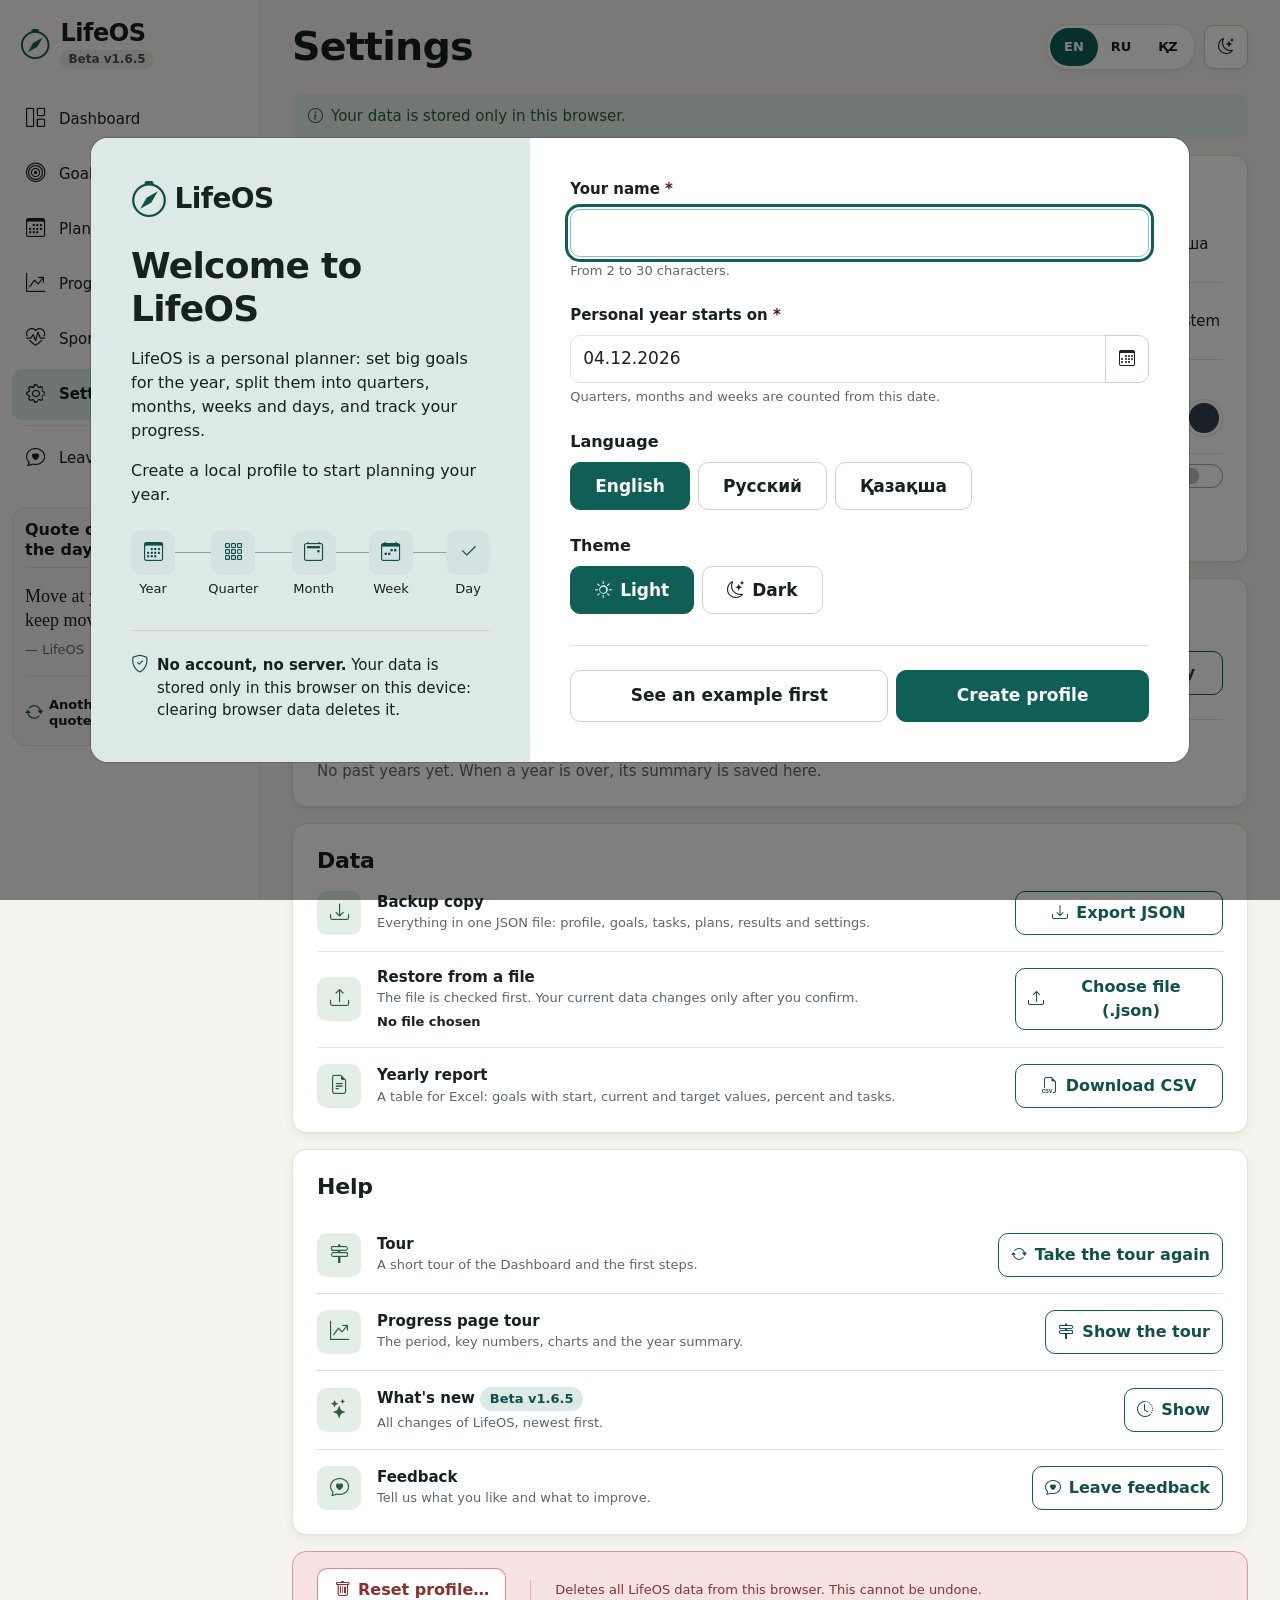
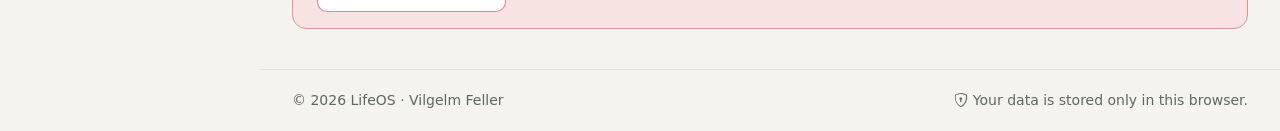
<file: settings.html>
<!doctype html>
<html lang="en" data-bs-theme="light">
<head>
  <meta charset="utf-8">
  <meta name="viewport" content="width=device-width, initial-scale=1">
  <title>Settings · LifeOS</title>
  <meta name="description" content="LifeOS (Life Operating System): plan, track and improve your personal goals.">

  <!-- Libraries are local copies in vendor/ (the site also works without internet) -->
  <link rel="stylesheet" href="./vendor/bootstrap/bootstrap.min.css?v=1.6.5">
  <link rel="stylesheet" href="./vendor/bootstrap-icons/bootstrap-icons.min.css?v=1.6.5">
  <link rel="stylesheet" href="./css/style.css?v=1.6.5">
  <!-- App icons and the install manifest (manifest.json, images/icons/). Relative paths: the site lives in a subfolder on GitHub Pages. -->
  <link rel="manifest" href="./manifest.json?v=1.6.5">
  <link rel="icon" href="./images/icons/favicon.svg" type="image/svg+xml">
  <link rel="icon" href="./images/icons/favicon-32.png" type="image/png" sizes="32x32">
  <link rel="apple-touch-icon" href="./images/icons/apple-touch-icon.png">
  <meta name="theme-color" content="#0B4237" media="(prefers-color-scheme: light)">
  <meta name="theme-color" content="#111816" media="(prefers-color-scheme: dark)">
  <meta name="apple-mobile-web-app-title" content="LifeOS">

  <script src="./vendor/jquery/jquery-3.7.1.min.js?v=1.6.5" defer></script>
  <script src="./vendor/bootstrap/bootstrap.bundle.min.js?v=1.6.5" defer></script>
  <!-- Copies of data/*.json for file:// (no fetch there). Loaded before app.js. -->
  <script src="./data/translations-fallback.js?v=1.6.5"></script>
  <script src="./data/quotes-fallback.js?v=1.6.5"></script>
  <script src="./data/changelog-fallback.js?v=1.6.5"></script> <!-- copy of changelog.json for file:// -->
  <script src="./js/app.js?v=1.6.5"></script> <!-- no defer: sets the theme before the page is drawn -->
  <script src="./js/quote-widget.js?v=1.6.5" defer></script> <!-- quote of the day in the side menu -->
  <script src="./js/onboarding.js?v=1.6.5" defer></script> <!-- example data, first steps, tour, help tips -->
  <script src="./js/whats-new.js?v=1.6.5" defer></script> <!-- the "What's new" window after an update -->
  <script src="./js/feedback.js?v=1.6.5" defer></script> <!-- "Leave feedback": the window, the Dashboard invitation -->
  <script src="./js/settings.js?v=1.6.5" defer></script>
</head>
<body>
  <a class="skip-link visually-hidden-focusable" href="#main-content" data-i18n="layout.skipToContent">Skip to content</a>

  <!-- ===== Shared layout: identical on all 7 pages ===== -->

  <!-- Phone / tablet (< 992px): top bar with the menu button -->
  <header class="mobile-bar d-lg-none">
    <button class="btn btn-tool" type="button" data-bs-toggle="offcanvas" data-bs-target="#sidebar" aria-controls="sidebar" data-i18n-aria-label="layout.openMenu" aria-label="Open menu">
      <i class="bi bi-list" aria-hidden="true"></i>
    </button>
    <a class="brand brand-small" href="index.html">
      <span class="brand-mark" aria-hidden="true"><i class="bi bi-compass"></i></span>
      <span class="brand-name" data-i18n="app.name">LifeOS</span>
    </a>
    <!-- Phone (< 768px): language and theme are here; on wider screens they are in the page header -->
    <div class="mobile-tools">
      <div class="dropdown">
        <button type="button" class="btn btn-tool mobile-lang" data-bs-toggle="dropdown" aria-expanded="false"
                data-i18n-aria-label="layout.language" aria-label="Interface language">
          <span data-lang-current>EN</span><i class="bi bi-chevron-down" aria-hidden="true"></i>
        </button>
        <ul class="dropdown-menu dropdown-menu-end">
          <li><button type="button" class="dropdown-item" data-lang="en" lang="en" aria-pressed="true" data-i18n="language.en">English</button></li>
          <li><button type="button" class="dropdown-item" data-lang="ru" lang="ru" aria-pressed="false" data-i18n="language.ru">Русский</button></li>
          <li><button type="button" class="dropdown-item" data-lang="kk" lang="kk" aria-pressed="false" data-i18n="language.kk">Қазақша</button></li>
        </ul>
      </div>
      <button type="button" class="btn btn-tool" data-theme-toggle data-i18n-aria-label="layout.themeToDark" aria-label="Switch to dark theme">
        <i class="bi bi-moon-stars" aria-hidden="true"></i>
      </button>
    </div>
  </header>

  <!-- Sidebar: Offcanvas below 992px, fixed panel from 992px (Bootstrap "offcanvas-lg") -->
  <aside class="sidebar offcanvas-lg offcanvas-start" id="sidebar" tabindex="-1" aria-labelledby="sidebar-title">
    <div class="offcanvas-header">
      <a class="brand" href="index.html">
        <span class="brand-mark" aria-hidden="true"><i class="bi bi-compass"></i></span>
        <span class="brand-text">
          <span class="brand-name" id="sidebar-title" data-i18n="app.name">LifeOS</span>
          <span class="brand-version" data-app-version></span>
        </span>
      </a>
      <button type="button" class="btn-close d-lg-none" data-bs-dismiss="offcanvas" data-bs-target="#sidebar" data-i18n-aria-label="layout.closeMenu" aria-label="Close menu"></button>
    </div>
    <div class="offcanvas-body">
      <nav class="sidebar-nav" data-i18n-aria-label="layout.mainNav" aria-label="Main navigation">
        <ul class="nav flex-column">
          <li class="nav-item">
            <a class="nav-link" href="index.html"><i class="bi bi-grid-1x2" aria-hidden="true"></i><span data-i18n="page.dashboard">Dashboard</span></a>
          </li>
          <li class="nav-item">
            <a class="nav-link" href="goals.html"><i class="bi bi-bullseye" aria-hidden="true"></i><span data-i18n="page.goals">Goals</span></a>
          </li>
          <li class="nav-item">
            <a class="nav-link" href="planner.html"><i class="bi bi-calendar3" aria-hidden="true"></i><span data-i18n="page.planner">Planner</span></a>
          </li>
          <li class="nav-item">
            <a class="nav-link" href="progress.html"><i class="bi bi-graph-up-arrow" aria-hidden="true"></i><span data-i18n="page.progress">Progress</span></a>
          </li>
          <li class="nav-item">
            <a class="nav-link" href="sport.html"><i class="bi bi-heart-pulse" aria-hidden="true"></i><span data-i18n="page.sport">Sport</span></a>
          </li>
          <li class="nav-item">
            <a class="nav-link" href="settings.html"><i class="bi bi-gear" aria-hidden="true"></i><span data-i18n="page.settings">Settings</span></a>
          </li>
        </ul>
      </nav>
      <button type="button" class="nav-link sidebar-feedback" data-feedback-open>
        <i class="bi bi-chat-heart" aria-hidden="true"></i><span data-i18n="feedback.button">Leave feedback</span>
      </button>
    </div>
  </aside>

  <div class="app-content">
    <main class="app-main" id="main-content" tabindex="-1">
      <header class="page-header">
        <h1 class="page-title" data-i18n="page.settings">Settings</h1>
        <div class="page-tools">
          <div class="btn-group" role="group" data-i18n-aria-label="layout.language" aria-label="Interface language">
            <button type="button" class="btn btn-tool" data-lang="en" lang="en" aria-pressed="true" data-i18n="language.en.short">EN</button>
            <button type="button" class="btn btn-tool" data-lang="ru" lang="ru" aria-pressed="false" data-i18n="language.ru.short">RU</button>
            <button type="button" class="btn btn-tool" data-lang="kk" lang="kk" aria-pressed="false" data-i18n="language.kk.short">ҚZ</button>
          </div>
          <button type="button" class="btn btn-tool" id="theme-toggle" data-i18n-aria-label="layout.themeToDark" aria-label="Switch to dark theme">
            <i class="bi bi-moon-stars" aria-hidden="true"></i>
          </button>
        </div>
      </header>

      <!-- ===== Page content starts here ===== -->

      <!-- A calm note on top: there is no server -->
      <p class="set-note" role="note">
        <i class="bi bi-info-circle" aria-hidden="true"></i><span data-i18n="layout.storageNote">Your data is stored only in this browser.</span>
      </p>

      <div class="set-grid">
        <!-- Profile -->
        <section class="panel" aria-labelledby="profile-title">
          <h2 class="panel-title" id="profile-title" data-i18n="settings.profile.title">Profile</h2>
          <form id="profile-form" novalidate>
            <div class="mb-3">
              <label class="form-label" for="settings-name" data-i18n="firstRun.nameLabel">Your name</label>
              <input class="form-control" type="text" id="settings-name" autocomplete="given-name" aria-describedby="settings-name-hint">
              <div class="form-text" id="settings-name-hint" data-i18n="firstRun.nameHint">From 2 to 30 characters.</div>
              <p class="field-error" id="settings-name-error"></p>
            </div>
            <div class="mb-3">
              <label class="form-label" for="settings-start" data-i18n="firstRun.startLabel">Personal year starts on</label>
              <input class="form-control" type="text" id="settings-start" inputmode="numeric" maxlength="10" autocomplete="off"
                     data-date-field data-i18n-placeholder="date.placeholder" aria-describedby="settings-start-hint">
              <div class="form-text" id="settings-start-hint" data-i18n="settings.profile.startHint">Quarters and the personal year in the Planner and Progress are counted from this date.</div>
              <p class="field-error" id="settings-start-error"></p>
            </div>
            <button type="submit" class="btn btn-primary w-100 set-save" data-i18n="settings.profile.save">Save profile</button>
            <p class="set-save-note">
              <i class="bi bi-check2-circle" aria-hidden="true"></i><span data-i18n="settings.profile.autoNote">Language and theme are saved automatically.</span>
            </p>
          </form>
        </section>

        <!-- Appearance: every change is applied and saved at once. Rows: name | choices -->
        <section class="panel" aria-labelledby="appearance-title">
          <h2 class="panel-title" id="appearance-title" data-i18n="settings.appearance.title">Appearance</h2>
          <fieldset class="set-row">
            <legend class="set-row-label" data-i18n="firstRun.languageLabel">Language</legend>
            <div class="set-row-control">
              <div class="form-check form-check-inline">
                <input class="form-check-input" type="radio" name="settings-language" id="settings-lang-en" value="en">
                <label class="form-check-label" for="settings-lang-en" lang="en" data-i18n="language.en">English</label>
              </div>
              <div class="form-check form-check-inline">
                <input class="form-check-input" type="radio" name="settings-language" id="settings-lang-ru" value="ru">
                <label class="form-check-label" for="settings-lang-ru" lang="ru" data-i18n="language.ru">Русский</label>
              </div>
              <div class="form-check form-check-inline">
                <input class="form-check-input" type="radio" name="settings-language" id="settings-lang-kk" value="kk">
                <label class="form-check-label" for="settings-lang-kk" lang="kk" data-i18n="language.kk">Қазақша</label>
              </div>
            </div>
          </fieldset>
          <fieldset class="set-row">
            <legend class="set-row-label" data-i18n="firstRun.themeLabel">Theme</legend>
            <div class="set-row-control">
              <div class="form-check form-check-inline">
                <input class="form-check-input" type="radio" name="settings-theme" id="settings-theme-light" value="light">
                <label class="form-check-label" for="settings-theme-light" data-i18n="theme.light">Light</label>
              </div>
              <div class="form-check form-check-inline">
                <input class="form-check-input" type="radio" name="settings-theme" id="settings-theme-dark" value="dark">
                <label class="form-check-label" for="settings-theme-dark" data-i18n="theme.dark">Dark</label>
              </div>
              <div class="form-check form-check-inline">
                <input class="form-check-input" type="radio" name="settings-theme" id="settings-theme-system" value="system">
                <label class="form-check-label" for="settings-theme-system" data-i18n="theme.system">As in the system</label>
              </div>
            </div>
          </fieldset>
          <fieldset class="set-row set-row-stack">
            <legend class="set-row-label" data-i18n="settings.appearance.accent">Accent color</legend>
            <div class="set-row-control set-accents" id="settings-accents"></div>
          </fieldset>
          <div class="set-row set-row-switch">
            <div class="set-row-label">
              <label for="settings-compact" data-i18n="settings.appearance.compact">Compact mode</label>
              <span class="form-text" id="settings-compact-hint" data-i18n="settings.appearance.compactHint">Smaller spaces: more fits on the screen.</span>
            </div>
            <div class="form-check form-switch set-switch">
              <input class="form-check-input" type="checkbox" role="switch" id="settings-compact" aria-describedby="settings-compact-hint">
            </div>
          </div>
        </section>
      </div>

      <!-- Personal years: the current year (dates and a bar) + the archive of past years -->
      <section class="panel mb-3" aria-labelledby="years-title">
        <div class="help-title">
          <h2 class="panel-title" id="years-title" data-i18n="settings.years.title">Personal years</h2>
          <button type="button" class="btn help-tip" data-help="personalYear" data-i18n-aria-label="onboarding.help.personalYear.label" aria-label="What is a personal year?"><i class="bi bi-question-circle" aria-hidden="true"></i></button>
        </div>
        <div class="set-year">
          <div class="set-year-main" id="current-year"></div>
          <a class="btn btn-outline-primary set-btn" href="progress.html?view=summary">
            <i class="bi bi-trophy me-2" aria-hidden="true"></i><span data-i18n="settings.years.summary">Year summary</span>
          </a>
        </div>
        <h3 class="set-subtitle" data-i18n="settings.years.past">Past years</h3>
        <div id="past-years"></div>
      </section>

      <!-- Data: icon | title + text | one outline button of the same width -->
      <section class="panel mb-3" aria-labelledby="data-title">
        <h2 class="panel-title" id="data-title" data-i18n="settings.data.title">Data</h2>
        <ul class="set-data">
          <li class="set-data-row">
            <span class="set-data-icon" aria-hidden="true"><i class="bi bi-download"></i></span>
            <div class="set-data-text">
              <h3 class="set-data-title" data-i18n="settings.export.title">Backup copy</h3>
              <p data-i18n="settings.export.text">Everything in one JSON file: profile, goals, tasks, plans, results and settings.</p>
            </div>
            <button type="button" class="btn btn-outline-primary set-btn" id="export-json">
              <i class="bi bi-download me-2" aria-hidden="true"></i><span data-i18n="settings.export.button">Export JSON</span>
            </button>
          </li>
          <li class="set-data-row">
            <span class="set-data-icon" aria-hidden="true"><i class="bi bi-upload"></i></span>
            <div class="set-data-text">
              <h3 class="set-data-title" id="import-file-title" data-i18n="settings.import.title">Restore from a file</h3>
              <p data-i18n="settings.import.text">The file is checked first. Your current data changes only after you confirm.</p>
              <p class="file-name" id="import-file-name" data-i18n="settings.import.noFile">No file chosen</p>
              <p class="field-error" id="import-file-error"></p>
            </div>
            <!-- The real file input is hidden: the browser would show its own button text in the browser language.
                 It still gets keyboard focus; the styled label opens it. -->
            <div class="file-picker">
              <input class="visually-hidden" type="file" id="import-file" accept=".json,application/json" aria-labelledby="import-file-title import-file-choose">
              <label class="btn btn-outline-primary set-btn" for="import-file" id="import-file-choose">
                <i class="bi bi-upload me-2" aria-hidden="true"></i><span data-i18n="settings.import.chooseJson">Choose file (.json)</span>
              </label>
            </div>
          </li>
          <li class="set-data-row">
            <span class="set-data-icon" aria-hidden="true"><i class="bi bi-file-earmark-text"></i></span>
            <div class="set-data-text">
              <h3 class="set-data-title" data-i18n="settings.report.title">Yearly report</h3>
              <p data-i18n="settings.report.text">A table for Excel: goals with start, current and target values, percent and tasks.</p>
            </div>
            <button type="button" class="btn btn-outline-primary set-btn" id="export-csv">
              <i class="bi bi-filetype-csv me-2" aria-hidden="true"></i><span data-i18n="settings.report.button">Download CSV</span>
            </button>
          </li>
        </ul>
      </section>

      <!-- Help: the tour again (more tips can be added here later) -->
      <section class="panel mb-3" aria-labelledby="help-title">
        <h2 class="panel-title" id="help-title" data-i18n="onboarding.help.title">Help</h2>
        <div class="set-data-row">
          <span class="set-data-icon" aria-hidden="true"><i class="bi bi-signpost-2"></i></span>
          <div class="set-data-text">
            <h3 class="set-data-title" data-i18n="onboarding.help.tourTitle">Tour</h3>
            <p data-i18n="onboarding.help.tourText">A short tour of the Dashboard and the first steps.</p>
          </div>
          <a class="btn btn-outline-primary set-btn set-btn-auto" href="index.html?tour=1" id="tour-again">
            <i class="bi bi-arrow-repeat me-2" aria-hidden="true"></i><span data-i18n="onboarding.help.tourButton">Take the tour again</span>
          </a>
        </div>
        <div class="set-data-row">
          <span class="set-data-icon" aria-hidden="true"><i class="bi bi-graph-up-arrow"></i></span>
          <div class="set-data-text">
            <h3 class="set-data-title" data-i18n="onboarding.help.progressTourTitle">Progress page tour</h3>
            <p data-i18n="onboarding.help.progressTourText">The period, key numbers, charts and the year summary.</p>
          </div>
          <a class="btn btn-outline-primary set-btn set-btn-auto" href="progress.html?tour=1" id="progress-tour-again">
            <i class="bi bi-signpost-2 me-2" aria-hidden="true"></i><span data-i18n="onboarding.help.progressTourButton">Show the tour</span>
          </a>
        </div>
        <div class="set-data-row">
          <span class="set-data-icon" aria-hidden="true"><i class="bi bi-stars"></i></span>
          <div class="set-data-text">
            <h3 class="set-data-title"><span data-i18n="whatsNew.help.title">What's new</span> <span class="badge-status is-accent" data-app-version></span></h3>
            <p data-i18n="whatsNew.help.text">All changes of LifeOS, newest first.</p>
          </div>
          <button type="button" class="btn btn-outline-primary set-btn set-btn-auto" id="whats-new-open">
            <i class="bi bi-clock-history me-2" aria-hidden="true"></i><span data-i18n="whatsNew.help.button">Show</span>
          </button>
        </div>
        <div class="set-data-row">
          <span class="set-data-icon" aria-hidden="true"><i class="bi bi-chat-heart"></i></span>
          <div class="set-data-text">
            <h3 class="set-data-title" data-i18n="feedback.help.title">Feedback</h3>
            <p data-i18n="feedback.help.text">Tell us what you like and what to improve.</p>
          </div>
          <button type="button" class="btn btn-outline-primary set-btn set-btn-auto" data-feedback-open>
            <i class="bi bi-chat-heart me-2" aria-hidden="true"></i><span data-i18n="feedback.button">Leave feedback</span>
          </button>
        </div>
      </section>

      <!-- Reset: a red card at the very bottom; the dialog asks to type the name -->
      <section class="set-danger" aria-labelledby="reset-title">
        <h2 class="visually-hidden" id="reset-title" data-i18n="settings.reset.title">Reset profile</h2>
        <button type="button" class="btn set-danger-btn" id="reset-open">
          <i class="bi bi-trash me-2" aria-hidden="true"></i><span data-i18n="settings.reset.button">Reset profile…</span>
        </button>
        <p class="set-danger-text" data-i18n="settings.reset.text">Deletes all LifeOS data from this browser. This cannot be undone.</p>
      </section>

    </main>

    <footer class="app-footer">
      <p class="mb-0">
        © <span id="footer-year">2026</span> <span data-i18n="app.name">LifeOS</span> ·
        <span data-i18n="layout.author">Vilgelm Feller</span>
      </p>
      <p class="mb-0">
        <i class="bi bi-shield-lock" aria-hidden="true"></i>
        <span data-i18n="layout.storageNote">Your data is stored only in this browser.</span>
      </p>
    </footer>
  </div>

  <!-- First run: shown by app.js only when there is no lifeos_profile.
       Static backdrop + keyboard="false": it cannot be closed without creating a profile.
       Computer: two columns (about LifeOS | the profile form); tablet and phone: one column (style.css). -->
  <div class="modal fade" id="first-run-modal" tabindex="-1" data-bs-backdrop="static" data-bs-keyboard="false" aria-labelledby="first-run-title" aria-describedby="first-run-intro">
    <div class="modal-dialog modal-dialog-centered modal-dialog-scrollable modal-fullscreen-sm-down first-run-dialog">
      <form class="modal-content" id="first-run-form" novalidate>
        <div class="modal-body first-run">
          <!-- Left (computer) / top: what LifeOS is and the path from the year to the day -->
          <section class="first-run-hero" aria-labelledby="first-run-title">
            <p class="first-run-brand"><i class="bi bi-compass" aria-hidden="true"></i><span data-i18n="app.name">LifeOS</span></p>
            <h2 class="first-run-title" id="first-run-title" data-i18n="firstRun.title">Welcome to LifeOS</h2>
            <p class="first-run-short" data-i18n="firstRun.short">Goals for the year, step by step to today.</p>
            <p class="first-run-about" data-i18n="firstRun.about">LifeOS is a personal planner: set big goals for the year, split them into quarters, months, weeks and days, and track your progress.</p>
            <p class="first-run-lead" id="first-run-intro" data-i18n="firstRun.intro">Create a local profile to start planning your year.</p>
            <ol class="first-run-path" data-i18n-aria-label="firstRun.path.label" aria-label="From the year to the day">
              <li><span class="first-run-path-icon" aria-hidden="true"><i class="bi bi-calendar3"></i></span><span class="first-run-path-name" data-i18n="firstRun.path.year">Year</span></li>
              <li><span class="first-run-path-icon" aria-hidden="true"><i class="bi bi-grid-3x3-gap"></i></span><span class="first-run-path-name" data-i18n="firstRun.path.quarter">Quarter</span></li>
              <li><span class="first-run-path-icon" aria-hidden="true"><i class="bi bi-calendar2-event"></i></span><span class="first-run-path-name" data-i18n="firstRun.path.month">Month</span></li>
              <li><span class="first-run-path-icon" aria-hidden="true"><i class="bi bi-calendar-week"></i></span><span class="first-run-path-name" data-i18n="firstRun.path.week">Week</span></li>
              <li><span class="first-run-path-icon" aria-hidden="true"><i class="bi bi-check2"></i></span><span class="first-run-path-name" data-i18n="firstRun.path.day">Day</span></li>
            </ol>
          </section>

          <!-- Right (computer) / middle: the profile -->
          <div class="first-run-fields">
            <p class="form-text mt-0" data-i18n="firstRun.requiredNote">Fields marked * are required.</p>

            <div class="mb-3">
              <label class="form-label required-label" for="first-run-name" data-i18n="firstRun.nameLabel">Your name</label>
              <input class="form-control" id="first-run-name" name="name" type="text" autocomplete="given-name" required aria-describedby="first-run-name-hint">
              <div class="form-text" id="first-run-name-hint" data-i18n="firstRun.nameHint">From 2 to 30 characters.</div>
              <p class="field-error" id="first-run-name-error"></p>
            </div>

            <div class="mb-3">
              <label class="form-label required-label" for="first-run-start" data-i18n="firstRun.startLabel">Personal year starts on</label>
              <input class="form-control" id="first-run-start" name="personalYearStart" type="text" inputmode="numeric" maxlength="10" autocomplete="off" data-date-field data-i18n-placeholder="date.placeholder" required aria-describedby="first-run-start-hint">
              <div class="form-text" id="first-run-start-hint" data-i18n="firstRun.startHint">Quarters, months and weeks are counted from this date.</div>
              <p class="field-error" id="first-run-start-error"></p>
            </div>

            <fieldset class="mb-3">
              <legend class="form-label fs-6" data-i18n="firstRun.languageLabel">Language</legend>
              <div class="choice-group">
                <input class="btn-check" type="radio" name="language" id="first-run-lang-en" value="en">
                <label class="btn btn-tool" for="first-run-lang-en" lang="en" data-i18n="language.en">English</label>
                <input class="btn-check" type="radio" name="language" id="first-run-lang-ru" value="ru">
                <label class="btn btn-tool" for="first-run-lang-ru" lang="ru" data-i18n="language.ru">Русский</label>
                <input class="btn-check" type="radio" name="language" id="first-run-lang-kk" value="kk">
                <label class="btn btn-tool" for="first-run-lang-kk" lang="kk" data-i18n="language.kk">Қазақша</label>
              </div>
            </fieldset>

            <fieldset class="mb-0">
              <legend class="form-label fs-6" data-i18n="firstRun.themeLabel">Theme</legend>
              <div class="choice-group">
                <input class="btn-check" type="radio" name="theme" id="first-run-theme-light" value="light">
                <label class="btn btn-tool" for="first-run-theme-light"><i class="bi bi-sun me-2" aria-hidden="true"></i><span data-i18n="theme.light">Light</span></label>
                <input class="btn-check" type="radio" name="theme" id="first-run-theme-dark" value="dark">
                <label class="btn btn-tool" for="first-run-theme-dark"><i class="bi bi-moon-stars me-2" aria-hidden="true"></i><span data-i18n="theme.dark">Dark</span></label>
              </div>
            </fieldset>
          </div>

          <!-- Computer: at the bottom of the left panel; tablet and phone: under the form, small -->
          <p class="first-run-storage">
            <i class="bi bi-shield-check" aria-hidden="true"></i>
            <span><strong data-i18n="firstRun.storageLead">No account, no server.</strong> <span data-i18n="firstRun.storageText">Your data is stored only in this browser on this device: clearing browser data deletes it.</span></span>
          </p>

          <div class="first-run-actions">
            <!-- Fills the example data and shows the banner "This is example data" (js/onboarding.js) -->
            <button class="btn btn-tool" type="button" data-demo-start data-i18n="onboarding.demo.start">See an example first</button>
            <button class="btn btn-primary" type="submit" data-i18n="firstRun.submit">Create profile</button>
          </div>
        </div>
      </form>
    </div>
  </div>
  <!-- ===== End of shared layout ===== -->

  <!-- Import: confirmation with a preview of the file -->
  <div class="modal fade" id="import-modal" tabindex="-1" aria-labelledby="import-modal-title">
    <div class="modal-dialog modal-dialog-centered">
      <div class="modal-content">
        <div class="modal-header">
          <h2 class="modal-title fs-5" id="import-modal-title" data-i18n="settings.import.confirmTitle">Replace your data?</h2>
          <button type="button" class="btn-close" data-bs-dismiss="modal" data-i18n-aria-label="wizard.close" aria-label="Close"></button>
        </div>
        <div class="modal-body">
          <p class="fw-semibold" id="import-summary"></p>
          <!-- Broken records (a wrong date, no id) are not imported -->
          <p class="text-warning-emphasis small" id="import-skipped" hidden></p>
          <p class="mb-0" data-i18n="settings.import.confirmText">All current LifeOS data in this browser will be replaced by the data from the file.</p>
        </div>
        <div class="modal-footer">
          <button type="button" class="btn btn-tool" id="import-cancel" data-bs-dismiss="modal" data-i18n="delete.cancel">Cancel</button>
          <button type="button" class="btn btn-primary" id="import-confirm" data-i18n="settings.import.confirm">Replace data</button>
        </div>
      </div>
    </div>
  </div>

  <!-- Reset: the user types their name to confirm -->
  <div class="modal fade" id="reset-modal" tabindex="-1" aria-labelledby="reset-modal-title">
    <div class="modal-dialog modal-dialog-centered">
      <form class="modal-content" id="reset-form" novalidate>
        <div class="modal-header">
          <h2 class="modal-title fs-5" id="reset-modal-title" data-i18n="settings.reset.confirmTitle">Delete all data?</h2>
          <button type="button" class="btn-close" data-bs-dismiss="modal" data-i18n-aria-label="wizard.close" aria-label="Close"></button>
        </div>
        <div class="modal-body">
          <p data-i18n="settings.reset.confirmText">Profile, goals, tasks, plans, results and settings will be deleted from this browser.</p>
          <div class="storage-note mb-3">
            <i class="bi bi-lightbulb" aria-hidden="true"></i>
            <span>
              <span data-i18n="settings.reset.advice">First make a backup copy — then you can restore everything.</span>
              <button type="button" class="btn btn-link p-0 align-baseline" id="reset-export" data-i18n="settings.export.button">Export JSON</button>
            </span>
          </div>
          <label class="form-label" for="reset-name" id="reset-name-label"></label>
          <input class="form-control" type="text" id="reset-name" autocomplete="off">
          <p class="field-error" id="reset-name-error"></p>
        </div>
        <div class="modal-footer">
          <button type="button" class="btn btn-tool" id="reset-cancel" data-bs-dismiss="modal" data-i18n="delete.cancel">Cancel</button>
          <button type="submit" class="btn btn-danger" id="reset-confirm" data-i18n="settings.reset.confirm">Delete everything</button>
        </div>
      </form>
    </div>
  </div>
</body>
</html>
</file>
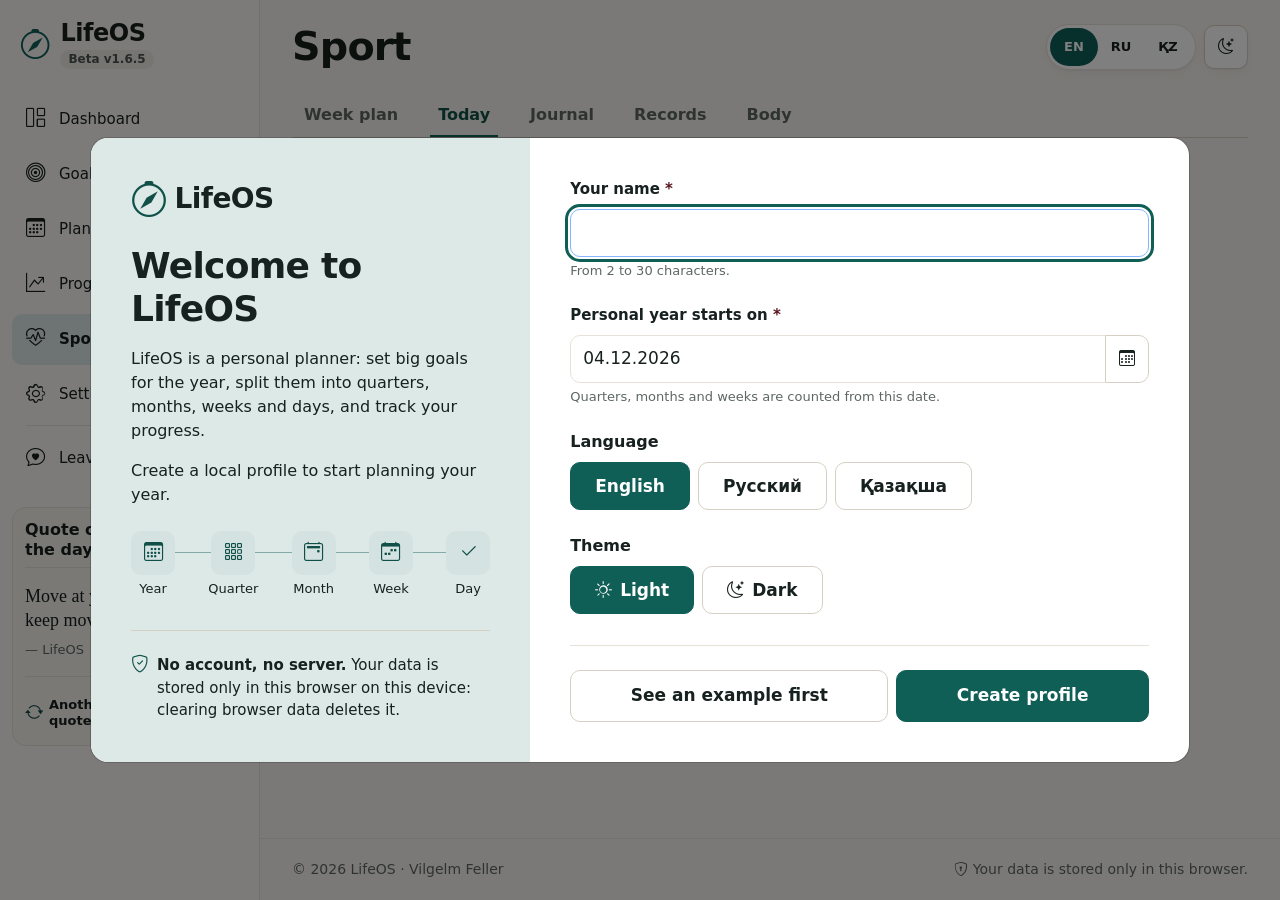
<file: sport.html>
<!doctype html>
<html lang="en" data-bs-theme="light">
<head>
  <meta charset="utf-8">
  <meta name="viewport" content="width=device-width, initial-scale=1">
  <title>Sport · LifeOS</title>
  <meta name="description" content="LifeOS (Life Operating System): plan, track and improve your personal goals.">

  <!-- Libraries are local copies in vendor/ (the site also works without internet) -->
  <link rel="stylesheet" href="./vendor/bootstrap/bootstrap.min.css?v=1.6.5">
  <link rel="stylesheet" href="./vendor/bootstrap-icons/bootstrap-icons.min.css?v=1.6.5">
  <link rel="stylesheet" href="./css/style.css?v=1.6.5">
  <!-- App icons and the install manifest (manifest.json, images/icons/). Relative paths: the site lives in a subfolder on GitHub Pages. -->
  <link rel="manifest" href="./manifest.json?v=1.6.5">
  <link rel="icon" href="./images/icons/favicon.svg" type="image/svg+xml">
  <link rel="icon" href="./images/icons/favicon-32.png" type="image/png" sizes="32x32">
  <link rel="apple-touch-icon" href="./images/icons/apple-touch-icon.png">
  <meta name="theme-color" content="#0B4237" media="(prefers-color-scheme: light)">
  <meta name="theme-color" content="#111816" media="(prefers-color-scheme: dark)">
  <meta name="apple-mobile-web-app-title" content="LifeOS">

  <script src="./vendor/jquery/jquery-3.7.1.min.js?v=1.6.5" defer></script>
  <script src="./vendor/bootstrap/bootstrap.bundle.min.js?v=1.6.5" defer></script>
  <!-- Copies of data/*.json for file:// (no fetch there). Loaded before app.js. -->
  <script src="./data/translations-fallback.js?v=1.6.5"></script>
  <script src="./data/quotes-fallback.js?v=1.6.5"></script>
  <script src="./data/changelog-fallback.js?v=1.6.5"></script> <!-- copy of changelog.json for file:// -->
  <script src="./js/app.js?v=1.6.5"></script> <!-- no defer: sets the theme before the page is drawn -->
  <script src="./js/quote-widget.js?v=1.6.5" defer></script> <!-- quote of the day in the side menu -->
  <script src="./js/onboarding.js?v=1.6.5" defer></script> <!-- example data, first steps, tour, help tips -->
  <script src="./js/whats-new.js?v=1.6.5" defer></script> <!-- the "What's new" window after an update -->
  <script src="./js/feedback.js?v=1.6.5" defer></script> <!-- "Leave feedback": the window, the Dashboard invitation -->
  <script src="./js/sport.js?v=1.6.5" defer></script>
</head>
<body>
  <a class="skip-link visually-hidden-focusable" href="#main-content" data-i18n="layout.skipToContent">Skip to content</a>

  <!-- ===== Shared layout: identical on all 7 pages ===== -->

  <!-- Phone / tablet (< 992px): top bar with the menu button -->
  <header class="mobile-bar d-lg-none">
    <button class="btn btn-tool" type="button" data-bs-toggle="offcanvas" data-bs-target="#sidebar" aria-controls="sidebar" data-i18n-aria-label="layout.openMenu" aria-label="Open menu">
      <i class="bi bi-list" aria-hidden="true"></i>
    </button>
    <a class="brand brand-small" href="index.html">
      <span class="brand-mark" aria-hidden="true"><i class="bi bi-compass"></i></span>
      <span class="brand-name" data-i18n="app.name">LifeOS</span>
    </a>
    <!-- Phone (< 768px): language and theme are here; on wider screens they are in the page header -->
    <div class="mobile-tools">
      <div class="dropdown">
        <button type="button" class="btn btn-tool mobile-lang" data-bs-toggle="dropdown" aria-expanded="false"
                data-i18n-aria-label="layout.language" aria-label="Interface language">
          <span data-lang-current>EN</span><i class="bi bi-chevron-down" aria-hidden="true"></i>
        </button>
        <ul class="dropdown-menu dropdown-menu-end">
          <li><button type="button" class="dropdown-item" data-lang="en" lang="en" aria-pressed="true" data-i18n="language.en">English</button></li>
          <li><button type="button" class="dropdown-item" data-lang="ru" lang="ru" aria-pressed="false" data-i18n="language.ru">Русский</button></li>
          <li><button type="button" class="dropdown-item" data-lang="kk" lang="kk" aria-pressed="false" data-i18n="language.kk">Қазақша</button></li>
        </ul>
      </div>
      <button type="button" class="btn btn-tool" data-theme-toggle data-i18n-aria-label="layout.themeToDark" aria-label="Switch to dark theme">
        <i class="bi bi-moon-stars" aria-hidden="true"></i>
      </button>
    </div>
  </header>

  <!-- Sidebar: Offcanvas below 992px, fixed panel from 992px (Bootstrap "offcanvas-lg") -->
  <aside class="sidebar offcanvas-lg offcanvas-start" id="sidebar" tabindex="-1" aria-labelledby="sidebar-title">
    <div class="offcanvas-header">
      <a class="brand" href="index.html">
        <span class="brand-mark" aria-hidden="true"><i class="bi bi-compass"></i></span>
        <span class="brand-text">
          <span class="brand-name" id="sidebar-title" data-i18n="app.name">LifeOS</span>
          <span class="brand-version" data-app-version></span>
        </span>
      </a>
      <button type="button" class="btn-close d-lg-none" data-bs-dismiss="offcanvas" data-bs-target="#sidebar" data-i18n-aria-label="layout.closeMenu" aria-label="Close menu"></button>
    </div>
    <div class="offcanvas-body">
      <nav class="sidebar-nav" data-i18n-aria-label="layout.mainNav" aria-label="Main navigation">
        <ul class="nav flex-column">
          <li class="nav-item">
            <a class="nav-link" href="index.html"><i class="bi bi-grid-1x2" aria-hidden="true"></i><span data-i18n="page.dashboard">Dashboard</span></a>
          </li>
          <li class="nav-item">
            <a class="nav-link" href="goals.html"><i class="bi bi-bullseye" aria-hidden="true"></i><span data-i18n="page.goals">Goals</span></a>
          </li>
          <li class="nav-item">
            <a class="nav-link" href="planner.html"><i class="bi bi-calendar3" aria-hidden="true"></i><span data-i18n="page.planner">Planner</span></a>
          </li>
          <li class="nav-item">
            <a class="nav-link" href="progress.html"><i class="bi bi-graph-up-arrow" aria-hidden="true"></i><span data-i18n="page.progress">Progress</span></a>
          </li>
          <li class="nav-item">
            <a class="nav-link" href="sport.html"><i class="bi bi-heart-pulse" aria-hidden="true"></i><span data-i18n="page.sport">Sport</span></a>
          </li>
          <li class="nav-item">
            <a class="nav-link" href="settings.html"><i class="bi bi-gear" aria-hidden="true"></i><span data-i18n="page.settings">Settings</span></a>
          </li>
        </ul>
      </nav>
      <button type="button" class="nav-link sidebar-feedback" data-feedback-open>
        <i class="bi bi-chat-heart" aria-hidden="true"></i><span data-i18n="feedback.button">Leave feedback</span>
      </button>
    </div>
  </aside>

  <div class="app-content">
    <main class="app-main" id="main-content" tabindex="-1">
      <header class="page-header">
        <h1 class="page-title" data-i18n="page.sport">Sport</h1>
        <div class="page-tools">
          <div class="btn-group" role="group" data-i18n-aria-label="layout.language" aria-label="Interface language">
            <button type="button" class="btn btn-tool" data-lang="en" lang="en" aria-pressed="true" data-i18n="language.en.short">EN</button>
            <button type="button" class="btn btn-tool" data-lang="ru" lang="ru" aria-pressed="false" data-i18n="language.ru.short">RU</button>
            <button type="button" class="btn btn-tool" data-lang="kk" lang="kk" aria-pressed="false" data-i18n="language.kk.short">ҚZ</button>
          </div>
          <button type="button" class="btn btn-tool" id="theme-toggle" data-i18n-aria-label="layout.themeToDark" aria-label="Switch to dark theme">
            <i class="bi bi-moon-stars" aria-hidden="true"></i>
          </button>
        </div>
      </header>

      <!-- ===== Page content starts here ===== -->
      <!-- 5 views; the shown one is in the address: sport.html?tab=body (js/sport.js).
           The links work without JS too: ?tab=… opens the page on that tab. -->
      <nav class="sport-tabs" data-i18n-aria-label="sport.tabsLabel" aria-label="Sport sections">
        <ul class="sport-tab-list">
          <li><a class="sport-tab" href="?tab=plan" data-sport-tab="plan" data-i18n="sport.tab.plan">Week plan</a></li>
          <li><a class="sport-tab" href="?tab=today" data-sport-tab="today" data-i18n="sport.tab.today">Today</a></li>
          <li><a class="sport-tab" href="?tab=log" data-sport-tab="log" data-i18n="sport.tab.log">Journal</a></li>
          <li><a class="sport-tab" href="?tab=records" data-sport-tab="records" data-i18n="sport.tab.records">Records</a></li>
          <li><a class="sport-tab" href="?tab=body" data-sport-tab="body" data-i18n="sport.tab.body">Body</a></li>
        </ul>
      </nav>

      <!-- 1. Week plan: Mon–Sun, repeats every week -->
      <section data-sport-view="plan" aria-labelledby="sport-plan-title" hidden>
        <h2 class="visually-hidden" id="sport-plan-title" data-i18n="sport.tab.plan">Week plan</h2>
        <p class="text-secondary" data-i18n="sport.plan.intro">The plan repeats every week. Choose a workout or a rest day for each day.</p>
        <div class="sport-week card-grid" id="sport-week"></div>
      </section>

      <!-- 2. Today: the workout of today, sets are marked one by one -->
      <section data-sport-view="today" aria-labelledby="sport-today-title" hidden>
        <h2 class="visually-hidden" id="sport-today-title" data-i18n="sport.tab.today">Today</h2>
        <div id="sport-today"></div>
      </section>

      <!-- 3. Journal: finished workouts -->
      <section data-sport-view="log" aria-labelledby="sport-log-title" hidden>
        <div class="panel">
          <div class="panel-head sport-log-top">
            <h2 class="panel-title" id="sport-log-title" data-i18n="sport.tab.log">Journal</h2>
            <div class="sport-log-filter">
              <label class="form-label" for="sport-log-filter" data-i18n="sport.log.filter">Exercise</label>
              <select class="form-select" id="sport-log-filter"></select>
            </div>
          </div>
          <div id="sport-log"></div>
        </div>
      </section>

      <!-- 4. Records: counted from the journal -->
      <section data-sport-view="records" aria-labelledby="sport-records-title" hidden>
        <div class="panel">
          <h2 class="panel-title" id="sport-records-title" data-i18n="sport.tab.records">Records</h2>
          <div id="sport-records"></div>
        </div>
      </section>

      <!-- 5. Body: add measurements | compare two dates | illustration; below: all measurements -->
      <section data-sport-view="body" aria-labelledby="body-title" hidden>
        <h2 class="visually-hidden" id="body-title" data-i18n="progress.body.title">Body</h2>
        <div class="body-grid">
          <section class="panel" aria-labelledby="body-form-title">
            <h3 class="panel-title" id="body-form-title" data-i18n="progress.body.formTitle">Add measurements</h3>
            <form id="body-form" novalidate>
              <!-- One hint for all fields instead of "(optional)" next to each one -->
              <p class="body-hint" id="body-fields-hint">
                <i class="bi bi-info-circle" aria-hidden="true"></i><span data-i18n="progress.body.fieldsHint">Fill in only what you measured.</span>
              </p>
              <div class="mb-3">
                <label class="form-label" for="body-date" data-i18n="details.entry.date">Date</label>
                <input class="form-control" type="text" id="body-date" inputmode="numeric" maxlength="10" autocomplete="off" data-date-field data-i18n-placeholder="date.placeholder">
                <p class="field-error" id="body-date-error"></p>
              </div>
              <fieldset id="body-fields" aria-describedby="body-fields-hint body-fields-error">
                <legend class="visually-hidden" data-i18n="progress.body.formTitle">Add measurements</legend>
                <div class="row g-2 body-inputs" id="body-inputs"></div>
              </fieldset>
              <div class="form-check mt-3" id="body-sync-row" hidden>
                <input class="form-check-input" type="checkbox" id="body-sync" checked>
                <label class="form-check-label" for="body-sync" id="body-sync-label"></label>
              </div>
              <!-- "Fill in at least one field" appears right above the button and is read with it -->
              <div class="body-submit">
                <p class="field-error" id="body-fields-error"></p>
                <button type="submit" class="btn btn-primary w-100 body-save" aria-describedby="body-fields-error">
                  <i class="bi bi-check2 me-2" aria-hidden="true"></i><span data-i18n="progress.body.add">Save measurements</span>
                </button>
              </div>
            </form>
          </section>

          <section class="panel" aria-labelledby="body-compare-title">
            <h3 class="panel-title" id="body-compare-title" data-i18n="progress.body.compareTitle">Compare measurements</h3>
            <div class="row g-2 mb-3" id="body-compare-controls">
              <div class="col-6">
                <label class="form-label" for="body-from" data-i18n="progress.body.from">Was</label>
                <select class="form-select" id="body-from"></select>
              </div>
              <div class="col-6">
                <label class="form-label" for="body-to" data-i18n="progress.body.to">Now</label>
                <select class="form-select" id="body-to"></select>
              </div>
            </div>
            <div id="body-compare"></div>
          </section>

          <section class="panel" aria-labelledby="body-figure-title">
            <h3 class="panel-title" id="body-figure-title" data-i18n="progress.body.illustration">Goal progress illustration</h3>
            <figure class="body-figure" id="body-figure"></figure>
          </section>
        </div>

        <section class="panel mt-3" aria-labelledby="body-entries-title">
          <h3 class="panel-title" id="body-entries-title" tabindex="-1" data-i18n="progress.body.allEntries">All measurements</h3>
          <div id="body-entries"></div>
        </section>
      </section>

    </main>

    <footer class="app-footer">
      <p class="mb-0">
        © <span id="footer-year">2026</span> <span data-i18n="app.name">LifeOS</span> ·
        <span data-i18n="layout.author">Vilgelm Feller</span>
      </p>
      <p class="mb-0">
        <i class="bi bi-shield-lock" aria-hidden="true"></i>
        <span data-i18n="layout.storageNote">Your data is stored only in this browser.</span>
      </p>
    </footer>
  </div>

  <!-- First run: shown by app.js only when there is no lifeos_profile.
       Static backdrop + keyboard="false": it cannot be closed without creating a profile.
       Computer: two columns (about LifeOS | the profile form); tablet and phone: one column (style.css). -->
  <div class="modal fade" id="first-run-modal" tabindex="-1" data-bs-backdrop="static" data-bs-keyboard="false" aria-labelledby="first-run-title" aria-describedby="first-run-intro">
    <div class="modal-dialog modal-dialog-centered modal-dialog-scrollable modal-fullscreen-sm-down first-run-dialog">
      <form class="modal-content" id="first-run-form" novalidate>
        <div class="modal-body first-run">
          <!-- Left (computer) / top: what LifeOS is and the path from the year to the day -->
          <section class="first-run-hero" aria-labelledby="first-run-title">
            <p class="first-run-brand"><i class="bi bi-compass" aria-hidden="true"></i><span data-i18n="app.name">LifeOS</span></p>
            <h2 class="first-run-title" id="first-run-title" data-i18n="firstRun.title">Welcome to LifeOS</h2>
            <p class="first-run-short" data-i18n="firstRun.short">Goals for the year, step by step to today.</p>
            <p class="first-run-about" data-i18n="firstRun.about">LifeOS is a personal planner: set big goals for the year, split them into quarters, months, weeks and days, and track your progress.</p>
            <p class="first-run-lead" id="first-run-intro" data-i18n="firstRun.intro">Create a local profile to start planning your year.</p>
            <ol class="first-run-path" data-i18n-aria-label="firstRun.path.label" aria-label="From the year to the day">
              <li><span class="first-run-path-icon" aria-hidden="true"><i class="bi bi-calendar3"></i></span><span class="first-run-path-name" data-i18n="firstRun.path.year">Year</span></li>
              <li><span class="first-run-path-icon" aria-hidden="true"><i class="bi bi-grid-3x3-gap"></i></span><span class="first-run-path-name" data-i18n="firstRun.path.quarter">Quarter</span></li>
              <li><span class="first-run-path-icon" aria-hidden="true"><i class="bi bi-calendar2-event"></i></span><span class="first-run-path-name" data-i18n="firstRun.path.month">Month</span></li>
              <li><span class="first-run-path-icon" aria-hidden="true"><i class="bi bi-calendar-week"></i></span><span class="first-run-path-name" data-i18n="firstRun.path.week">Week</span></li>
              <li><span class="first-run-path-icon" aria-hidden="true"><i class="bi bi-check2"></i></span><span class="first-run-path-name" data-i18n="firstRun.path.day">Day</span></li>
            </ol>
          </section>

          <!-- Right (computer) / middle: the profile -->
          <div class="first-run-fields">
            <p class="form-text mt-0" data-i18n="firstRun.requiredNote">Fields marked * are required.</p>

            <div class="mb-3">
              <label class="form-label required-label" for="first-run-name" data-i18n="firstRun.nameLabel">Your name</label>
              <input class="form-control" id="first-run-name" name="name" type="text" autocomplete="given-name" required aria-describedby="first-run-name-hint">
              <div class="form-text" id="first-run-name-hint" data-i18n="firstRun.nameHint">From 2 to 30 characters.</div>
              <p class="field-error" id="first-run-name-error"></p>
            </div>

            <div class="mb-3">
              <label class="form-label required-label" for="first-run-start" data-i18n="firstRun.startLabel">Personal year starts on</label>
              <input class="form-control" id="first-run-start" name="personalYearStart" type="text" inputmode="numeric" maxlength="10" autocomplete="off" data-date-field data-i18n-placeholder="date.placeholder" required aria-describedby="first-run-start-hint">
              <div class="form-text" id="first-run-start-hint" data-i18n="firstRun.startHint">Quarters, months and weeks are counted from this date.</div>
              <p class="field-error" id="first-run-start-error"></p>
            </div>

            <fieldset class="mb-3">
              <legend class="form-label fs-6" data-i18n="firstRun.languageLabel">Language</legend>
              <div class="choice-group">
                <input class="btn-check" type="radio" name="language" id="first-run-lang-en" value="en">
                <label class="btn btn-tool" for="first-run-lang-en" lang="en" data-i18n="language.en">English</label>
                <input class="btn-check" type="radio" name="language" id="first-run-lang-ru" value="ru">
                <label class="btn btn-tool" for="first-run-lang-ru" lang="ru" data-i18n="language.ru">Русский</label>
                <input class="btn-check" type="radio" name="language" id="first-run-lang-kk" value="kk">
                <label class="btn btn-tool" for="first-run-lang-kk" lang="kk" data-i18n="language.kk">Қазақша</label>
              </div>
            </fieldset>

            <fieldset class="mb-0">
              <legend class="form-label fs-6" data-i18n="firstRun.themeLabel">Theme</legend>
              <div class="choice-group">
                <input class="btn-check" type="radio" name="theme" id="first-run-theme-light" value="light">
                <label class="btn btn-tool" for="first-run-theme-light"><i class="bi bi-sun me-2" aria-hidden="true"></i><span data-i18n="theme.light">Light</span></label>
                <input class="btn-check" type="radio" name="theme" id="first-run-theme-dark" value="dark">
                <label class="btn btn-tool" for="first-run-theme-dark"><i class="bi bi-moon-stars me-2" aria-hidden="true"></i><span data-i18n="theme.dark">Dark</span></label>
              </div>
            </fieldset>
          </div>

          <!-- Computer: at the bottom of the left panel; tablet and phone: under the form, small -->
          <p class="first-run-storage">
            <i class="bi bi-shield-check" aria-hidden="true"></i>
            <span><strong data-i18n="firstRun.storageLead">No account, no server.</strong> <span data-i18n="firstRun.storageText">Your data is stored only in this browser on this device: clearing browser data deletes it.</span></span>
          </p>

          <div class="first-run-actions">
            <!-- Fills the example data and shows the banner "This is example data" (js/onboarding.js) -->
            <button class="btn btn-tool" type="button" data-demo-start data-i18n="onboarding.demo.start">See an example first</button>
            <button class="btn btn-primary" type="submit" data-i18n="firstRun.submit">Create profile</button>
          </div>
        </div>
      </form>
    </div>
  </div>
  <!-- ===== End of shared layout ===== -->

  <!-- Day of the plan / a workout outside the plan (js/sport.js) -->
  <div class="modal fade" id="sport-day-modal" tabindex="-1" aria-labelledby="sport-day-modal-title">
    <div class="modal-dialog modal-lg modal-dialog-scrollable modal-fullscreen-sm-down">
      <form class="modal-content" id="sport-day-form" novalidate>
        <div class="modal-header">
          <h2 class="modal-title fs-5" id="sport-day-modal-title"></h2>
          <button type="button" class="btn-close" data-bs-dismiss="modal" data-i18n-aria-label="wizard.close" aria-label="Close"></button>
        </div>
        <div class="modal-body">
          <fieldset class="mb-3" id="sport-day-type-group">
            <legend class="form-label fs-6" data-i18n="sport.day.type">This day</legend>
            <div class="choice-group">
              <input class="btn-check" type="radio" name="sport-day-type" id="sport-day-type-workout" value="workout">
              <label class="btn btn-tool" for="sport-day-type-workout"><i class="bi bi-heart-pulse me-2" aria-hidden="true"></i><span data-i18n="sport.day.workout">Workout</span></label>
              <input class="btn-check" type="radio" name="sport-day-type" id="sport-day-type-rest" value="rest">
              <label class="btn btn-tool" for="sport-day-type-rest"><i class="bi bi-cup-hot me-2" aria-hidden="true"></i><span data-i18n="sport.day.rest">Rest</span></label>
            </div>
          </fieldset>
          <div id="sport-day-workout">
            <div class="mb-3">
              <label class="form-label required-label" for="sport-day-title" data-i18n="sport.day.title">Workout name</label>
              <input class="form-control" type="text" id="sport-day-title" maxlength="40" autocomplete="off"
                     data-i18n-placeholder="sport.day.titlePlaceholder" aria-describedby="sport-day-title-hint">
              <div class="form-text" id="sport-day-title-hint" data-i18n="sport.day.titleHint">Up to 40 characters.</div>
              <p class="field-error" id="sport-day-title-error"></p>
            </div>
            <h3 class="h6" data-i18n="sport.day.exercises">Exercises</h3>
            <div class="sport-ex-rows" id="sport-ex-rows"></div>
            <p class="field-error" id="sport-ex-rows-error"></p>
            <button type="button" class="btn btn-tool mt-2" id="sport-ex-add">
              <i class="bi bi-plus-lg me-1" aria-hidden="true"></i><span data-i18n="sport.day.addExercise">Add exercise</span>
            </button>
          </div>
        </div>
        <div class="modal-footer">
          <button type="button" class="btn btn-tool" data-bs-dismiss="modal" data-i18n="delete.cancel">Cancel</button>
          <button type="submit" class="btn btn-primary" id="sport-day-save"></button>
        </div>
      </form>
    </div>
  </div>
</body>
</html>
</file>
<file: css/style.css>
/* ==========================================================
   LifeOS — main stylesheet
   Mobile first: base styles target phones, media queries
   add layout for wider screens (added in later steps).
   ========================================================== */

/* ---------- Color tokens: light theme (default) — docs/design ---------- */
:root,
[data-bs-theme="light"] {
  /* Palette: used for the accent color and for goal colors.
     Light values have at least 4.5:1 contrast on the page background. */
  --palette-teal: #0f5f57;          /* deep green: the default accent of the design */
  --palette-blue: #3d6aa0;
  --palette-green: #3c7350;
  --palette-plum: #7a5089;
  --palette-clay: #95641f;
  --palette-rose: #9a4c5e;          /* goal color only, not an accent */
  /* More goal colors (not accents). Checked: the icon on its soft tile >= 3:1, the % badge text >= 4.5:1. */
  --palette-coral: #b4472f;
  --palette-mustard: #8c7a00;
  --palette-indigo: #4f46e5;
  --palette-pink: #c2187a;
  --palette-turquoise: #0e7490;
  --palette-olive: #5c6b1f;
  --palette-graphite: #374151;

  --lifeos-bg: #f5f3ee;             /* warm light page background */
  --lifeos-surface: #ffffff;        /* cards */
  --lifeos-surface-2: #faf8f4;      /* side menu, table heads, quiet blocks */
  --lifeos-border: #e7e2d8;
  --lifeos-border-strong: #d6d0c4;  /* outline buttons, fields */
  --lifeos-text: #17211f;
  --lifeos-text-muted: #5d6763;
  --lifeos-on-primary: #ffffff;     /* text/icons on a primary background */

  /* Soft tones for badges and icon tiles (text on them stays >= 4.5:1) */
  --tone-success-bg: #e3efe6;
  --tone-success-fg: #2c5e3d;
  --tone-warning-bg: #f7ebd3;
  --tone-warning-fg: #6f4b0f;
  --tone-danger-bg: #f8e3e3;
  --tone-danger-fg: #8c2f2f;
  /* Money operations: fixed colors, the accent of the profile does not change them.
     White on them 5.04 / 5.01:1; as text on a card 5.04 / 5.01:1 (on the page 4.55 / 4.51:1). */
  --color-income: #1a7f45;
  --color-expense: #c93c3c;
  --on-income: #ffffff;
  --on-expense: #ffffff;
  --tone-neutral-bg: #eeebe4;
  --tone-neutral-fg: #4b5450;

  --lifeos-shadow: 0 1px 2px rgb(23 33 31 / 0.04), 0 4px 12px rgb(23 33 31 / 0.04);

  /* Map our tokens onto Bootstrap variables */
  --bs-body-bg: var(--lifeos-bg);
  --bs-body-color: var(--lifeos-text);
  --bs-secondary-color: var(--lifeos-text-muted);
  --bs-border-color: var(--lifeos-border);
}

/* ---------- Color tokens: dark theme (the same tokens) ---------- */
[data-bs-theme="dark"] {
  /* Lighter palette: at least 4.5:1 contrast on the dark background */
  --palette-teal: #5fbaa9;
  --palette-blue: #8aa9d8;
  --palette-green: #8cc29d;
  --palette-plum: #bf9fcd;
  --palette-clay: #d9aa6a;
  --palette-rose: #dd9cab;
  --palette-coral: #e8907c;
  --palette-mustard: #cfc04a;
  --palette-indigo: #8f86f5;
  --palette-pink: #e27cc0;
  --palette-turquoise: #67a7b9;
  --palette-olive: #9aa374;
  --palette-graphite: #999ea6;

  --lifeos-bg: #111816;             /* deep green-graphite */
  --lifeos-surface: #1a2220;        /* cards */
  --lifeos-surface-2: #151c1a;
  --lifeos-border: #2a3532;
  --lifeos-border-strong: #3a4743;
  --lifeos-text: #e6ece9;
  --lifeos-text-muted: #a2b1ac;
  --lifeos-on-primary: #0f1614;     /* dark text on the lighter dark-theme accents */

  --tone-success-bg: #1f3428;
  --tone-success-fg: #9fd3ae;
  --tone-warning-bg: #3a2f1b;
  --tone-warning-fg: #f0c987;
  --tone-danger-bg: #3a2224;
  --tone-danger-fg: #f2a9a9;
  /* Money operations (dark): white on them is only 2.69 / 3.01:1, so the text is dark — 6.87 / 6.14:1;
     as text on a card 6.03 / 5.39:1 */
  --color-income: #3bb273;
  --color-expense: #f06a6a;
  --on-income: #0e1513;
  --on-expense: #0e1513;
  --tone-neutral-bg: #252e2c;
  --tone-neutral-fg: #c3cfcb;

  --lifeos-shadow: 0 1px 2px rgb(0 0 0 / 0.3);

  --bs-body-bg: var(--lifeos-bg);
  --bs-body-color: var(--lifeos-text);
  --bs-secondary-color: var(--lifeos-text-muted);
  --bs-secondary-rgb: 162, 177, 172; /* = --lifeos-text-muted; Bootstrap's .text-secondary uses it */
  --bs-border-color: var(--lifeos-border);
}

/* Outline danger button ("Reset profile…", "Delete task"): Bootstrap's #dc3545 is too dark on graphite */
[data-bs-theme="dark"] .btn-outline-danger {
  --bs-btn-color: var(--bs-danger-text-emphasis);
}

/* ---------- Accent colors (11) ----------
   app.js sets data-accent="…" on <html> (ACCENTS); the color circles in Settings carry it too.
   Every accent is a set: --accent (buttons, links, bars, charts), --accent-hover, --accent-soft (badges, selections).
   Contrast (checked for every accent): light theme — white text on the button and on hover >= 4.5:1;
   dark theme — the dark text on the button and the accent on a card >= 4.5:1 (the lowest is 5.02:1, amber). */
:root,
[data-accent="teal"]      { --accent: #0f5f57; --accent-hover: #11534c; --accent-soft: #dde9e7; }
[data-accent="green"]     { --accent: #3c7350; --accent-hover: #356346; --accent-soft: #e4ebe6; }
[data-accent="olive"]     { --accent: #5c6b1f; --accent-hover: #4e5c1f; --accent-soft: #e8eae0; }
[data-accent="ocean"]     { --accent: #0e7490; --accent-hover: #106379; --accent-soft: #ddecef; }
[data-accent="blue"]      { --accent: #3d6aa0; --accent-hover: #355b86; --accent-soft: #e4eaf2; }
[data-accent="indigo"]    { --accent: #4f46e5; --accent-hover: #443fbd; --accent-soft: #e6e5fb; }
[data-accent="plum"]      { --accent: #7a5089; --accent-hover: #664774; --accent-soft: #ece6ee; }
[data-accent="pink"]      { --accent: #be185d; --accent-hover: #9d1a51; --accent-soft: #f6dfe8; }
[data-accent="amber"]     { --accent: #b45309; --accent-hover: #95490d; --accent-soft: #f4e7dd; }
[data-accent="clay"]      { --accent: #95641f; --accent-hover: #7c571f; --accent-soft: #f0e9e0; }
[data-accent="graphite"]  { --accent: #374151; --accent-hover: #313b47; --accent-soft: #e3e4e7; }

/* Dark theme: lighter values of the same accents */
[data-bs-theme="dark"],
[data-bs-theme="dark"][data-accent="teal"],
[data-bs-theme="dark"] [data-accent="teal"]      { --accent: #5fbaa9; --accent-hover: #7ac4b6; --accent-soft: #243733; }
[data-bs-theme="dark"][data-accent="green"],
[data-bs-theme="dark"] [data-accent="green"]     { --accent: #8cc29d; --accent-hover: #9ecaac; --accent-soft: #2a3832; }
[data-bs-theme="dark"][data-accent="olive"],
[data-bs-theme="dark"] [data-accent="olive"]     { --accent: #9aa374; --accent-hover: #a9b28b; --accent-soft: #2c342c; }
[data-bs-theme="dark"][data-accent="ocean"],
[data-bs-theme="dark"] [data-accent="ocean"]     { --accent: #67a7b9; --accent-hover: #80b5c3; --accent-soft: #253535; }
[data-bs-theme="dark"][data-accent="blue"],
[data-bs-theme="dark"] [data-accent="blue"]      { --accent: #8aa9d8; --accent-hover: #9cb6db; --accent-soft: #2a353a; }
[data-bs-theme="dark"][data-accent="indigo"],
[data-bs-theme="dark"] [data-accent="indigo"]    { --accent: #9994f0; --accent-hover: #a8a6ef; --accent-soft: #2c323d; }
[data-bs-theme="dark"][data-accent="plum"],
[data-bs-theme="dark"] [data-accent="plum"]      { --accent: #bf9fcd; --accent-hover: #c7aed3; --accent-soft: #313438; }
[data-bs-theme="dark"][data-accent="pink"],
[data-bs-theme="dark"] [data-accent="pink"]      { --accent: #dc82a8; --accent-hover: #de97b5; --accent-soft: #352f33; }
[data-bs-theme="dark"][data-accent="amber"],
[data-bs-theme="dark"] [data-accent="amber"]     { --accent: #cf9162; --accent-hover: #d4a37d; --accent-soft: #333229; }
[data-bs-theme="dark"][data-accent="clay"],
[data-bs-theme="dark"] [data-accent="clay"]      { --accent: #d9aa6a; --accent-hover: #dcb783; --accent-soft: #35352a; }
[data-bs-theme="dark"][data-accent="graphite"],
[data-bs-theme="dark"] [data-accent="graphite"]  { --accent: #999ea6; --accent-hover: #a8aeb3; --accent-soft: #2c3333; }

/* The page colors come from the current accent set. */
:root {
  --lifeos-primary: var(--accent);
  --lifeos-primary-hover: var(--accent-hover);
  --lifeos-primary-soft: var(--accent-soft);
  /* Accent for text on the soft background (active menu item): a bit closer to the text color for 4.5:1 */
  --lifeos-primary-text: color-mix(in srgb, var(--lifeos-primary) 75%, var(--lifeos-text));
  --lifeos-focus: var(--lifeos-primary);
}

/* ---------- Typography, spacing, radii (docs/design) ---------- */
:root {
  /* System font stack: no extra download, looks native on every OS */
  --lifeos-font: system-ui, -apple-system, "Segoe UI", Roboto, "Helvetica Neue", Arial, sans-serif;
  --bs-body-font-family: var(--lifeos-font);
  --bs-body-font-size: 0.9375rem;

  /* Font sizes: page title 36–40px, section 22px, card 16px, text 15px, captions 13px */
  --fs-page: clamp(1.75rem, 1.2rem + 1.6vw, 2.5rem);
  --fs-section: 1.375rem;
  --fs-card: 1rem;
  --fs-body: 0.9375rem;
  --fs-small: 0.8125rem;

  /* Spacing scale: 4 / 8 / 16 / 24 / 40 */
  --space-1: 0.25rem;
  --space-2: 0.5rem;
  --space-3: 1rem;
  --space-4: 1.5rem;
  --space-5: 2.5rem;

  /* Radii */
  --radius-sm: 0.625rem;  /* buttons, fields */
  --radius: 0.875rem;     /* cards */
  --radius-lg: 1.125rem;  /* big blocks */
  --radius-pill: 999px;
  --frame-accent: 2px;    /* the accent frame of a chosen project card, its panel and the arrow of the panel */
  --bs-border-radius: var(--radius-sm);
}

body {
  background-color: var(--lifeos-bg);
  color: var(--lifeos-text);
  font-family: var(--lifeos-font);
  font-size: var(--fs-body);
  line-height: 1.5;
}

a {
  color: var(--lifeos-primary);
}

a:hover {
  color: var(--lifeos-primary-hover);
}

/* ---------- Visible keyboard focus ---------- */
:focus-visible {
  outline: 3px solid var(--lifeos-focus);
  outline-offset: 2px;
}

/* Bootstrap uses a box-shadow ring on form controls and buttons;
   replace it with the same outline so focus looks consistent. */
.btn:focus-visible,
.btn-close:focus-visible,
.form-control:focus-visible,
.form-select:focus-visible,
.form-check-input:focus-visible {
  outline: 3px solid var(--lifeos-focus);
  outline-offset: 2px;
  box-shadow: none;
}

/* The skip link moves focus to <main>; the whole area does not need a ring. */
#main-content:focus-visible {
  outline: none;
}

/* ==========================================================
   Layout (shared by all pages)
   ========================================================== */

:root {
  --lifeos-sidebar-width: 16.25rem; /* 260px */
}

/* ---------- Skip link: hidden until focused with Tab ---------- */
.skip-link:focus {
  position: fixed;
  top: 0.75rem;
  left: 0.75rem;
  z-index: 1080; /* above the offcanvas */
  padding: 0.6rem 1rem;
  border-radius: 0.5rem;
  background-color: var(--lifeos-surface);
  color: var(--lifeos-primary);
  font-weight: 600;
  box-shadow: 0 0.25rem 1rem rgba(0, 0, 0, 0.15);
}

/* ---------- Brand (logo + name + version) ---------- */
.brand {
  display: flex;
  align-items: center;
  gap: 0.65rem;
  color: var(--lifeos-text);
  text-decoration: none;
}

.brand:hover {
  color: var(--lifeos-text);
}

.brand-mark {
  display: grid;
  place-items: center;
  width: 2.25rem;
  height: 2.25rem;
  border-radius: 0.65rem;
  background-color: var(--lifeos-primary);
  color: var(--lifeos-on-primary);
  font-size: 1.15rem;
}

.brand-small .brand-mark {
  width: 2rem;
  height: 2rem;
  font-size: 1rem;
}

.brand-text {
  display: flex;
  flex-direction: column;
}

.brand-name {
  font-size: 1.15rem;
  font-weight: 700;
  line-height: 1.1;
}

/* "Beta v1.0" under the name: a small quiet badge (the same in every language) */
.brand-version {
  align-self: flex-start;
  margin-top: 0.2rem;
  padding: 0.05rem 0.5rem;
  border-radius: var(--radius-pill);
  background-color: var(--tone-neutral-bg);
  color: var(--tone-neutral-fg);
  font-size: 0.75rem; /* 12px */
  font-weight: 600;
  line-height: 1.5;
}

/* ---------- Icon / toggle buttons (menu, language, theme) ---------- */
.btn-tool {
  --bs-btn-bg: var(--lifeos-surface);
  --bs-btn-color: var(--lifeos-text);
  --bs-btn-border-color: var(--lifeos-border);
  --bs-btn-hover-bg: var(--lifeos-primary-soft);
  --bs-btn-hover-color: var(--lifeos-text);
  --bs-btn-hover-border-color: var(--lifeos-border);
  --bs-btn-active-bg: var(--lifeos-primary-soft);
  --bs-btn-active-color: var(--lifeos-text);
  --bs-btn-active-border-color: var(--lifeos-border);
  min-width: 2.75rem;  /* ~44px: comfortable touch target */
  min-height: 2.75rem;
  font-weight: 600;
}

.btn-tool[aria-pressed="true"],
.btn-check:checked + .btn-tool {
  background-color: var(--lifeos-primary);
  border-color: var(--lifeos-primary);
  color: var(--lifeos-on-primary);
}

.btn-tool .bi-list {
  font-size: 1.4rem;
  line-height: 1;
}

/* Radio buttons styled as buttons: the real <input> is hidden,
   so the focus ring is drawn on its label. */
.btn-check:focus-visible + .btn {
  outline: 3px solid var(--lifeos-focus);
  outline-offset: 2px;
  box-shadow: none;
}

.choice-group {
  display: flex;
  flex-wrap: wrap;
  gap: 0.5rem;
}

/* ---------- Primary button in the LifeOS accent ---------- */
.btn-primary {
  --bs-btn-bg: var(--lifeos-primary);
  --bs-btn-border-color: var(--lifeos-primary);
  --bs-btn-color: var(--lifeos-on-primary);
  --bs-btn-hover-bg: var(--lifeos-primary-hover);
  --bs-btn-hover-border-color: var(--lifeos-primary-hover);
  --bs-btn-hover-color: var(--lifeos-on-primary);
  --bs-btn-active-bg: var(--lifeos-primary-hover);
  --bs-btn-active-border-color: var(--lifeos-primary-hover);
  --bs-btn-active-color: var(--lifeos-on-primary);
  /* Disabled: the same green, paler (Bootstrap would show its own blue) */
  --bs-btn-disabled-bg: var(--lifeos-primary);
  --bs-btn-disabled-border-color: var(--lifeos-primary);
  --bs-btn-disabled-color: var(--lifeos-on-primary);
  font-weight: 600;
}

/* ---------- Forms and dialogs on card-colored surfaces ---------- */
.modal {
  --bs-modal-bg: var(--lifeos-surface);
}

.form-control,
.form-control:focus,
.form-select,
.form-select:focus {
  background-color: var(--lifeos-surface);
}

/* Date field: [DD.MM.YYYY | calendar button]. A real <input type="date"> lies over the icon
   (invisible, the full size of the button): a tap on the icon opens the browser's own calendar,
   also in Safari on iPhone and in Chrome on Android. */
.date-field .btn-tool {
  min-height: 0;
}

.date-pick {
  position: relative;
  display: inline-flex;
  align-items: center;
  justify-content: center;
  overflow: hidden;
}

.date-native {
  position: absolute;
  inset: 0;
  width: 100%;
  height: 100%;
  margin: 0;
  padding: 0;
  border: 0;
  opacity: 0;
  font-size: 16px; /* iPhone does not zoom into a field of 16px */
  cursor: pointer;
  -webkit-appearance: none;
  appearance: none;
}

/* Chrome: its own calendar icon covers the whole button, so a click anywhere opens the calendar */
.date-native::-webkit-calendar-picker-indicator {
  position: absolute;
  inset: 0;
  width: auto;
  height: auto;
  margin: 0;
  padding: 0;
  opacity: 0;
  cursor: pointer;
}

/* The keyboard focus is on the invisible input: the button shows it */
.date-native:focus-visible {
  outline: none;
}

.date-pick:has(.date-native:focus-visible) {
  z-index: 5;
  outline: 3px solid var(--lifeos-focus);
  outline-offset: 2px;
}

/* Checkboxes: visible border on the warm background, checked in the LifeOS accent */
.form-check-input {
  border-color: color-mix(in srgb, var(--lifeos-text) 40%, transparent);
  background-color: var(--lifeos-surface);
}

.form-check-input:checked {
  border-color: var(--lifeos-primary);
  background-color: var(--lifeos-primary);
}

.storage-note {
  display: flex;
  gap: 0.6rem;
  padding: 0.75rem 1rem;
  border-radius: 0.6rem;
  background-color: var(--lifeos-primary-soft);
  font-size: 0.9rem;
}

.storage-note .bi {
  color: var(--lifeos-primary);
}

/* ---------- Dashboard (index.html, docs/design/dashboard.png) ---------- */

/* Line 1: the title on the left, language/theme on the right.
   .page-header.dash-header: stronger than the shared .page-header rule further down */
.page-header.dash-header {
  align-items: flex-start;
  margin-bottom: var(--space-3); /* 16px from the title to the greeting */
}

.greeting {
  margin: 0;
  font-size: clamp(1.25rem, 1rem + 0.8vw, 1.625rem);
  font-weight: 700;
  overflow-wrap: anywhere;
}

.greeting-date {
  margin: 0.45rem 0 0; /* ~7px under the greeting */
  color: var(--lifeos-text-muted);
}

/* Line 2 (from 1600px): [ greeting + date ......... ] [ path ] [ New goal ] [ Record a result ]
   Everything sits on one bottom line: the date, the path and the buttons (44px high). */
.dash-bar {
  display: grid;
  grid-template-areas: "hello path actions";
  grid-template-columns: minmax(0, 1fr) auto auto;
  align-items: end;
  gap: var(--space-3) var(--space-3);
  margin-bottom: var(--space-4);
}

.dash-hello {
  grid-area: hello;
  min-width: 0;
}

.plan-path-nav {
  grid-area: path;
}

.dash-actions {
  display: flex;
  grid-area: actions;
  gap: var(--space-2);
}

.dash-actions .btn {
  display: inline-flex;
  align-items: center;
  justify-content: center;
  min-height: 2.75rem; /* 44px */
  padding-block: 0;
  padding-inline: 1.1rem;
  white-space: nowrap;
}

/* Narrower than ~1600px (path 600px + buttons 370px leave the greeting too little room):
   the buttons stay next to the greeting, the path goes to its own line */
@media (max-width: 1599.98px) {
  .dash-bar {
    grid-template-areas: "hello actions" "path path";
    grid-template-columns: minmax(0, 1fr) auto;
  }

  .plan-path-nav {
    justify-self: start;
  }
}

/* Planning path: a compact strip, as wide as its steps */
.plan-path-nav {
  display: flex;
  max-width: 100%;
  align-items: center;
  gap: var(--space-2);
  min-width: 0;
  min-height: 2.75rem;
  padding: 0 0.3rem 0 var(--space-3);
  border: 1px solid var(--lifeos-border);
  border-radius: var(--radius);
  background-color: var(--lifeos-surface);
  box-shadow: var(--lifeos-shadow);
}

.plan-path-nav > .bi {
  flex-shrink: 0;
  color: var(--lifeos-text-muted);
  font-size: 1.1rem;
}

.plan-path {
  display: flex;
  align-items: center;
  gap: 0.15rem;
  min-width: 0;
  overflow-x: auto; /* too narrow (long Kazakh words): scroll inside the strip, never cut */
  scrollbar-width: none;
  margin: 0;
  padding: 0;
  list-style: none;
  font-size: var(--fs-body);
  font-weight: 600;
}

/* Each step after the first = [ → ][ link ] */
.plan-path li {
  display: inline-flex;
  flex: 0 0 auto;
  align-items: center;
  gap: 0.15rem;
}

.plan-path li > .bi {
  color: var(--lifeos-text-muted);
  font-size: 0.85rem;
}

.plan-path a {
  display: inline-flex;
  align-items: center;
  min-height: 2.25rem;
  padding: 0 0.875rem; /* 14px */
  border-radius: var(--radius-pill);
  color: var(--lifeos-text);
  text-decoration: none;
  white-space: nowrap;
}

.plan-path a:hover {
  background-color: var(--lifeos-primary-soft);
  color: var(--lifeos-text);
}

/* The current step: a pill filled with the accent */
.plan-path .is-today a,
.plan-path .is-today a:hover {
  background-color: var(--lifeos-primary);
  color: var(--lifeos-on-primary);
}

/* Phone: greeting, then the path (scrolls sideways), then the two buttons 50 / 50 */
@media (max-width: 767.98px) {
  .page-header.dash-header {
    flex-direction: column-reverse;
    align-items: stretch;
  }

  .dash-header .page-tools {
    align-self: flex-end;
  }

  .dash-bar {
    grid-template-areas: "hello" "path" "actions";
    grid-template-columns: minmax(0, 1fr);
  }

  .plan-path-nav {
    justify-self: stretch;
  }

  .dash-actions {
    display: grid;
    grid-template-columns: repeat(2, minmax(0, 1fr));
  }

  .dash-actions .btn {
    padding-inline: var(--space-2);
    font-size: var(--fs-small);
    white-space: normal;
    text-align: center;
  }
}

/* Top row and bottom row: CSS grids that fill the width */
.dash-top,
.dash-bottom {
  display: grid;
  gap: var(--space-3);
  margin-bottom: var(--space-3);
}

@media (min-width: 768px) {
  .dash-top {
    grid-template-columns: repeat(2, minmax(0, 1fr));
  }
}

@media (min-width: 1200px) {
  .dash-top {
    grid-template-columns: repeat(3, minmax(0, 1fr));
  }
}

@media (min-width: 992px) {
  .dash-bottom {
    grid-template-columns: minmax(0, 5fr) minmax(0, 7fr);
  }
}

/* Personal year (docs/design/dashboard-year.png): the dates under the title, the ring in the middle,
   two tiles under it: "62 days / passed of 365" | "303 days / left" — on every screen */
.year-dates {
  margin: calc(var(--space-1) * -1) 0 var(--space-3);
  color: var(--lifeos-text-muted);
  font-size: var(--fs-small);
  font-variant-numeric: tabular-nums;
}

.year-card {
  display: flex;
  flex-direction: column;
  align-items: center;
  gap: var(--space-4);
}

.ring {
  position: relative;
  flex: none;
  width: 10.5rem;
  height: 10.5rem;
}

.ring svg {
  width: 100%;
  height: 100%;
  transform: rotate(-90deg); /* the ring starts at the top */
}

.ring circle {
  fill: none;
  stroke-width: 11;
}

.ring-track {
  stroke: var(--tone-neutral-bg);
}

.ring-value {
  stroke: var(--lifeos-primary);
  stroke-linecap: round;
}

.ring-label {
  position: absolute;
  inset: 0;
  display: flex;
  flex-direction: column;
  align-items: center;
  justify-content: center;
  color: var(--lifeos-text-muted);
  font-size: var(--fs-small);
  text-align: center;
}

.ring-label strong {
  color: var(--lifeos-text);
  font-size: 2rem;
  font-weight: 800;
  line-height: 1.1;
}

.year-numbers {
  display: grid;
  grid-template-columns: repeat(2, minmax(0, 1fr));
  gap: var(--space-2);
  width: 100%;
  margin: 0;
}

.year-numbers > div {
  padding: var(--space-3) var(--space-2);
  border-radius: var(--radius-sm);
  background-color: var(--lifeos-bg);
  text-align: center;
}

.year-numbers dt {
  font-size: 1.25rem;
  font-weight: 800;
  overflow-wrap: anywhere;
}

.year-numbers dd {
  margin: 0;
  color: var(--lifeos-text-muted);
  font-size: var(--fs-small);
}

.year-note {
  margin: var(--space-3) 0 0;
  color: var(--lifeos-text-muted);
  font-size: var(--fs-small);
}

/* Computer: the card is as high as its row, the content is in the middle, the ring is bigger */
@media (min-width: 992px) {
  .dash-year-panel {
    display: flex;
    flex-direction: column;
  }

  .dash-year-panel #dash-year {
    display: flex;
    flex: 1 1 auto;
    flex-direction: column;
  }

  .dash-year-panel .year-card {
    flex: 1 1 auto;
    justify-content: center;
  }

  .dash-year-panel .ring {
    width: 11.875rem; /* 190px */
    height: 11.875rem;
  }

  .dash-year-panel .ring-label strong {
    font-size: 2.25rem; /* 36px */
  }

  .dash-year-panel .year-numbers dt {
    font-size: 1.5rem; /* 24px */
  }
}

/* Today: "+ Quickly add a task…" */
.dash-quick {
  margin-bottom: var(--space-3);
}

.quick-add {
  position: relative;
}

.quick-add > .bi {
  position: absolute;
  top: 50%;
  left: 0.9rem;
  color: var(--lifeos-text-muted);
  transform: translateY(-50%);
  pointer-events: none;
}

.quick-add .form-control {
  min-height: 2.75rem;
  padding-left: 2.4rem;
  border-color: var(--lifeos-border-strong);
}

/* Lists inside the top cards: an empty list is a soft dashed box, not white space */
#dash-today-tasks .task-empty,
.dash-week-empty {
  margin: 0;
  padding: var(--space-3);
  border: 1px dashed var(--lifeos-border-strong);
  border-radius: var(--radius-sm);
  color: var(--lifeos-text-muted);
  font-size: var(--fs-small);
  text-align: center;
}

/* Focus of the week: the text in a soft plaque + "2 of 5" with one segment per task */
.focus-note {
  display: flex;
  align-items: flex-start;
  gap: var(--space-3);
  margin-bottom: var(--space-3);
  padding: var(--space-3);
  border-radius: var(--radius-sm);
  background-color: var(--tone-success-bg);
  color: var(--tone-success-fg);
}

.focus-note > .bi {
  flex-shrink: 0;
  font-size: 1.25rem;
  line-height: 1.3;
}

.dash-focus-text {
  margin: 0;
  color: var(--lifeos-text);
  font-weight: 600;
  overflow-wrap: anywhere;
}

.dash-focus-text.is-empty {
  color: var(--lifeos-text-muted);
  font-weight: 400;
}

#dash-focus-form {
  margin-bottom: var(--space-3);
}

/* The field takes the whole card; the button moves under it when both do not fit in one line */
#dash-focus-form .add-row {
  flex-wrap: wrap;
}

#dash-focus-form .add-row .form-control {
  flex: 1 1 16rem;
  min-width: 0;
}

#dash-focus-form .add-row .btn {
  flex: 0 0 auto;
}

/* Focus progress (js/app.js FocusDays; Dashboard and Planner, week): 7 days, "3 of 7 days marked",
   "✓ Mark today". A marked day: soft accent + a check; today: an accent frame; a future day: pale. */
.focus-days {
  margin-bottom: var(--space-3);
}

.focus-days-title,
.dash-week-title {
  margin: 0;
  font-size: var(--fs-card);
  font-weight: 700;
}

.focus-days-hint {
  margin: var(--space-1) 0 var(--space-3);
  color: var(--lifeos-text-muted);
  font-size: var(--fs-small);
}

.focus-days-row {
  display: grid;
  grid-template-columns: repeat(7, minmax(2.75rem, 1fr)); /* every day at least 44px wide */
  gap: var(--space-2);
}

/* Phone: 7 × 44px fit when the gaps are small */
@media (max-width: 575.98px) {
  .focus-days-row {
    gap: 3px;
  }
}

.focus-day {
  display: flex;
  flex-direction: column;
  align-items: center;
  justify-content: center;
  gap: 0.1rem;
  min-width: 0;
  min-height: 3.25rem; /* at least 44px also on a phone */
  padding: var(--space-1) 0;
  border: 1px solid var(--lifeos-border-strong);
  border-radius: var(--radius-sm);
  background-color: var(--lifeos-surface);
  color: var(--lifeos-text);
  font-size: var(--fs-small);
  font-weight: 600;
}

/* The check keeps its place on every day, so all days have the same height; only a marked day shows it */
.focus-day .bi {
  height: 1.25rem;
  font-size: 1.25rem; /* 20px */
  line-height: 1;
  -webkit-text-stroke: 0.6px currentColor; /* a bolder check (an icon font has no bold) */
  visibility: hidden;
}

.focus-day:hover:not([aria-disabled="true"]):not(.is-marked) {
  border-color: var(--lifeos-primary);
  background-color: var(--lifeos-primary-soft);
}

.focus-day:focus-visible,
.focus-days-today:focus-visible {
  outline: 3px solid var(--lifeos-focus);
  outline-offset: 2px;
}

/* Marked: the solid accent, the check and the day name in the text color of an accent button
   (white in the light theme, dark in the dark one: --lifeos-on-primary, contrast ≥ 4.5:1) */
.focus-day.is-marked {
  border-color: var(--lifeos-primary);
  background-color: var(--lifeos-primary);
  color: var(--lifeos-on-primary);
}

.focus-day.is-marked .bi {
  visibility: visible;
}

.focus-day.is-marked:hover {
  border-color: var(--lifeos-primary-hover);
  background-color: var(--lifeos-primary-hover);
}

/* Today: a 2px accent frame; marked today: the fill + an outer ring, so "today" is still seen */
.focus-day.is-today {
  border: 2px solid var(--lifeos-primary);
}

.focus-day.is-today.is-marked {
  box-shadow: 0 0 0 2px var(--lifeos-surface), 0 0 0 4px var(--lifeos-primary);
}

.focus-day.is-future {
  border-style: dashed;
  color: var(--lifeos-text-muted);
  opacity: 0.55;
  cursor: not-allowed;
}

.focus-days-count {
  margin: var(--space-2) 0;
  color: var(--lifeos-text-muted);
  font-size: var(--fs-small);
}

/* "Perfect week!" instead of "7 of 7 days marked" */
.focus-days-count.is-perfect {
  display: flex;
  align-items: center;
  gap: var(--space-1);
  color: var(--lifeos-primary-text);
  font-weight: 700;
}

/* "✓ Mark today": an outline in the accent; "Today is marked ✓": a soft accent fill with the dark accent text */
.focus-days-today {
  border-color: var(--lifeos-primary);
  color: var(--lifeos-primary-text);
}

.focus-days-today .bi {
  color: inherit;
}

.focus-days-today:hover {
  border-color: var(--lifeos-primary);
  background-color: var(--lifeos-primary-soft);
  color: var(--lifeos-primary-text);
}

.focus-days-today.is-marked {
  border-color: var(--lifeos-primary);
  background-color: var(--lifeos-primary-soft);
  color: var(--lifeos-primary-text);
}

.focus-days-today.is-marked:hover {
  border-color: var(--lifeos-primary-hover);
  box-shadow: inset 0 0 0 1px var(--lifeos-primary);
}

/* "Week tasks" under a line: "18 of 23 done" and the bar in one line, then "Open the week →" */
.dash-week-block {
  padding-top: var(--space-3);
  border-top: 1px solid var(--lifeos-border);
}

.dash-week-title {
  margin-bottom: var(--space-2);
}

.dash-week {
  display: flex;
  align-items: center;
  gap: var(--space-3);
}

.dash-week-count {
  flex: none;
  font-variant-numeric: tabular-nums;
}

.dash-week-bar {
  flex: 1 1 auto;
  height: 0.6rem;
  background-color: var(--tone-neutral-bg);
}

.dash-week-bar .progress-bar {
  background-color: var(--lifeos-primary);
}

.dash-week-open {
  display: inline-flex;
  margin-top: var(--space-3);
}

/* Planner, week: the row under the focus field */
#week-focus-days .focus-days {
  margin: var(--space-3) 0 0;
  padding-top: var(--space-3);
  border-top: 1px solid var(--lifeos-border);
}

/* Big goals: a section with up to 4 small goal cards */
.dash-goals-panel {
  margin-bottom: var(--space-3);
}

/* 1 column on a phone, 2 on a tablet / small laptop, 4 from 1360px */
.dash-goal-grid {
  --goal-columns: 1;
  display: grid;
  grid-template-columns: repeat(var(--goal-columns), minmax(0, 1fr));
  gap: var(--space-3);
}

@media (min-width: 576px) {
  .dash-goal-grid {
    --goal-columns: 2;
  }
}

@media (min-width: 1360px) {
  .dash-goal-grid {
    --goal-columns: 4;
  }
}

/* Card: [icon | title, value]  then  [bar ........ 30%] */
.dash-goal {
  position: relative; /* the stretched link covers the card */
  display: grid;
  grid-template-areas: "icon text text" "bar bar pct";
  grid-template-columns: auto minmax(0, 1fr) auto;
  align-items: center;
  gap: var(--space-3) 0.85rem;
  padding: var(--space-3);
  border: 1px solid var(--lifeos-border);
  border-radius: var(--radius);
  background-color: var(--lifeos-surface);
  transition: border-color 0.15s, box-shadow 0.15s;
}

.dash-goal:hover {
  border-color: var(--lifeos-border-strong);
  box-shadow: var(--lifeos-shadow);
}

.dash-goal:has(.stretched-link:focus-visible) {
  outline: 3px solid var(--lifeos-focus);
  outline-offset: 2px;
}

.dash-goal .goal-title {
  margin: 0 0 0.15rem;
  overflow-wrap: break-word; /* whole words; only a very long word is broken */
}

.dash-goal .goal-values {
  color: var(--lifeos-text-muted);
  font-size: var(--fs-body);
}

/* % badge in the goal's own color (text mixed darker for contrast) */
.dash-goal .goal-icon {
  grid-area: icon;
  align-self: start;
}

.dash-goal-text {
  grid-area: text;
}

.dash-goal-percent {
  grid-area: pct;
  padding: 0.15rem 0.55rem;
  border-radius: var(--radius-pill);
  background-color: color-mix(in srgb, var(--goal-color) 14%, var(--lifeos-surface));
  color: color-mix(in srgb, var(--goal-color) 70%, var(--lifeos-text));
  font-size: var(--fs-small);
  font-weight: 700;
  font-variant-numeric: tabular-nums;
}

.dash-goal .progress {
  grid-area: bar;
  --bs-progress-height: 0.5rem;
  --bs-progress-bg: var(--tone-neutral-bg);
  --bs-progress-bar-bg: var(--goal-color);
}

.dash-goal {
  --goal-color: var(--palette-teal);
}

/* "+ Add a goal": the free place in the row */
/* "+ Add a goal" takes exactly the free places of its row (data-goals = how many goals are shown) */
.dash-goal-more.dash-goal-add {
  justify-items: center;
  align-content: center;
  text-align: center;
  color: var(--lifeos-primary-text);
}

.dash-goal-more.dash-goal-add > .bi {
  font-size: 1.4rem;
}

.dash-goal-more.dash-goal-add strong {
  font-size: var(--fs-card);
}

@media (min-width: 576px) and (max-width: 1359.98px) {
  .dash-goal-add[data-goals="2"] { grid-column: span 2; }
}

@media (min-width: 1360px) {
  .dash-goal-add[data-goals="1"] { grid-column: span 3; }
  .dash-goal-add[data-goals="2"] { grid-column: span 2; }
}

/* "+N more" card */
.dash-goal-more {
  grid-template-areas: none;
  grid-template-columns: 1fr;
  align-content: center;
  justify-items: start;
  gap: var(--space-1);
  border-style: dashed;
  color: var(--lifeos-text);
  text-decoration: none;
}

.dash-goal-more strong {
  color: var(--lifeos-primary-text);
  font-size: 1.15rem;
}

.dash-goal-more span {
  color: var(--lifeos-text-muted);
  font-size: var(--fs-small);
}

.dash-goal-more:hover {
  color: var(--lifeos-text);
}

/* Calm empty state inside a card */
.dash-empty {
  display: flex;
  flex-direction: column;
  align-items: center;
  gap: var(--space-2);
  padding: var(--space-4) var(--space-3);
  border: 1px dashed var(--lifeos-border-strong);
  border-radius: var(--radius-sm);
  background-color: var(--lifeos-surface-2);
  text-align: center;
}

.dash-empty-icon {
  display: grid;
  place-items: center;
  width: 2.75rem;
  height: 2.75rem;
  border-radius: var(--radius-sm);
  background-color: var(--lifeos-primary-soft);
  color: var(--lifeos-primary);
  font-size: 1.3rem;
}

.dash-empty p {
  max-width: 26rem;
  margin: 0;
  color: var(--lifeos-text-muted);
}

/* Activity (1.6.3): the grid of days fills the card — 4 week columns of 1fr, cells 40px high (32px on a phone),
   the week labels on top and the weekdays on the left (13px) right next to it; under it the summary and the
   legend. The card is as tall as "By category" next to it (the bottom row stretches both). */
.dash-bottom > .panel {
  display: flex;
  flex-direction: column;
}

#dash-activity {
  position: relative; /* the hint of a cell is placed in it */
  display: flex;
  flex: 1 1 auto;
  flex-direction: column;
}

.dash-heatmap {
  display: grid;
  grid-template-columns: auto repeat(var(--weeks), minmax(0, 1fr));
  gap: 7px;
  align-items: center;
}

.heat-week {
  color: var(--lifeos-text-muted);
  font-size: 13px;
  line-height: 1.2;
  text-align: center;
}

.heat-day {
  padding-right: var(--space-1);
  color: var(--lifeos-text-muted);
  font-size: 13px;
}

.heat-cell {
  display: inline-block;
  width: 1.6rem;
  height: 1.1rem;
  border-radius: 0.3rem;
  background-color: var(--tone-neutral-bg);
}

.dash-heatmap .heat-cell {
  width: 100%;
  height: 40px;
  border-radius: var(--radius-sm);
}

.dash-heatmap .heat-cell[data-heat-tip] {
  cursor: pointer;
}

.heat-cell.level-1 { background-color: color-mix(in srgb, var(--lifeos-primary) 25%, var(--lifeos-surface)); }
.heat-cell.level-2 { background-color: color-mix(in srgb, var(--lifeos-primary) 50%, var(--lifeos-surface)); }
.heat-cell.level-3 { background-color: color-mix(in srgb, var(--lifeos-primary) 75%, var(--lifeos-surface)); }
.heat-cell.level-4 { background-color: var(--lifeos-primary); }

.heat-cell.is-future {
  border: 1px dashed var(--lifeos-border-strong);
  background-color: transparent;
}

/* "16.11.2026: 3 actions" over a cell */
.heat-tip {
  position: absolute;
  z-index: 5;
  margin: 0;
  padding: var(--space-1) var(--space-2);
  border-radius: var(--radius-sm);
  background-color: var(--lifeos-text);
  color: var(--lifeos-surface);
  font-size: 13px;
  white-space: nowrap;
  pointer-events: none;
}

.heat-tip[hidden] {
  display: none;
}

.dash-activity-foot {
  display: flex;
  flex-wrap: wrap;
  align-items: center;
  justify-content: space-between;
  gap: var(--space-2) var(--space-3);
  margin-top: auto; /* at the bottom of the card */
  padding-top: var(--space-3);
}

.dash-activity-summary {
  margin: 0;
  font-size: 14px;
  font-weight: 600;
}

.dash-activity-summary.is-empty {
  color: var(--lifeos-text-muted);
  font-weight: 400;
}

.heat-legend {
  display: flex;
  align-items: center;
  gap: 4px;
  margin: 0;
  color: var(--lifeos-text-muted);
  font-size: 13px;
}

.heat-legend .heat-cell {
  width: 0.9rem;
  height: 0.9rem;
}

@media (max-width: 767.98px) {
  .dash-heatmap {
    gap: 5px;
  }

  .dash-heatmap .heat-cell {
    height: 32px;
  }
}

/* "Today" (1.6.3): a computer — the card is as tall as the other two of the row, the tasks scroll inside it
   (the title and the quick field stay), a thin bar and a fade at the bottom while more tasks are below.
   Phone and tablet: no inner scroll — the first 5 open tasks and "Show all (N)" (js/dashboard.js). */
.dash-today-more {
  width: 100%;
  margin-top: var(--space-3);
}

.dash-today-more[hidden] {
  display: none;
}

#dash-today-tasks .task-item[hidden] {
  display: none;
}

@media (min-width: 992px) {
  .dash-today-panel {
    display: flex;
    flex-direction: column;
  }

  .dash-today-box {
    position: relative;
    flex: 1 1 auto;
    min-height: 10rem;
  }

  .dash-today-scroll {
    position: absolute; /* the list does not stretch the row: the other cards set its height */
    inset: 0;
    overflow-y: auto;
    scrollbar-width: thin;
    scrollbar-color: var(--lifeos-border-strong) transparent;
  }

  .dash-today-scroll::-webkit-scrollbar {
    width: 6px;
  }

  .dash-today-scroll::-webkit-scrollbar-thumb {
    border-radius: var(--radius-pill);
    background-color: var(--lifeos-border-strong);
  }

  .dash-today-box::after {
    content: "";
    position: absolute;
    inset: auto 0 0;
    height: 3rem;
    background: linear-gradient(to bottom, transparent, var(--lifeos-surface));
    opacity: 0;
    pointer-events: none;
    transition: opacity 0.2s ease;
  }

  .dash-today-box.has-more-below::after {
    opacity: 1;
  }
}

/* By category: icon tile, "Name (N goals)", bar, % */
.category-stats {
  display: grid;
  gap: var(--space-3);
  margin: 0;
  padding: 0;
  list-style: none;
}

.category-stats li {
  display: grid;
  grid-template-columns: auto minmax(0, 1fr) auto;
  gap: 0.35rem 0.85rem;
  align-items: center;
}

.category-icon {
  display: grid;
  grid-row: span 2;
  place-items: center;
  width: 2.5rem;
  height: 2.5rem;
  border-radius: var(--radius-sm);
  background-color: var(--lifeos-primary-soft);
  color: var(--lifeos-primary);
  font-size: 1.15rem;
}

.category-name {
  grid-column: 2 / -1;
  font-weight: 700;
}

.category-count {
  margin-left: 0.3rem;
  color: var(--lifeos-text-muted);
  font-size: var(--fs-small);
  font-weight: 400;
}

.category-bar {
  height: 0.55rem;
  overflow: hidden;
  border-radius: var(--radius-pill);
  background-color: var(--tone-neutral-bg);
}

.category-bar span {
  display: block;
  height: 100%;
  border-radius: var(--radius-pill);
  background-color: var(--lifeos-primary);
}

.category-average {
  min-width: 2.75rem;
  font-size: var(--fs-body);
  font-weight: 600;
  font-variant-numeric: tabular-nums;
  text-align: right;
}

/* Quote of the day: the card is in the side menu (see "Sidebar quote"); here the favorites dialog */
.quote-author {
  color: var(--lifeos-text-muted);
  font-size: 0.9rem;
}

.favorite-quotes {
  display: grid;
  gap: 0.75rem;
  margin: 0;
  padding: 0;
  list-style: none;
}

.favorite-quotes li {
  display: grid;
  grid-template-columns: 1fr auto;
  gap: 0 0.5rem;
  padding: 0.75rem 0.5rem 0.75rem 1rem;
  border-left: 3px solid var(--lifeos-primary);
  border-radius: 0.4rem;
  background-color: var(--lifeos-primary-soft);
}

.favorite-quotes .btn-icon {
  grid-row: 1 / 3;
  grid-column: 2;
  align-self: center;
}

/* ---------- Goals page (goals.html, docs/design/goals.png) ---------- */

/* Segmented tabs "Goals N / Archive N": a pill frame, the active tab is filled with the accent */
.goals-toolbar {
  display: flex;
  flex-wrap: wrap;
  align-items: center;
  justify-content: space-between;
  gap: var(--space-3);
  margin-bottom: var(--space-3);
}

.goals-tabs {
  display: inline-flex;
  gap: 2px;
  padding: 3px;
  border: 1px solid var(--lifeos-border-strong);
  border-radius: var(--radius-pill);
  background-color: var(--lifeos-surface);
  box-shadow: var(--lifeos-shadow);
}

.goals-tab {
  display: inline-flex;
  align-items: center;
  gap: 0.5rem;
  min-height: 2.5rem; /* 40px */
  padding: 0 1.1rem;
  border: 0;
  border-radius: var(--radius-pill);
  background: none;
  color: var(--lifeos-text);
  font-size: var(--fs-body);
  font-weight: 600;
}

.goals-tab:hover {
  background-color: var(--lifeos-primary-soft);
}

.goals-tab[aria-pressed="true"] {
  background-color: var(--lifeos-primary);
  color: var(--lifeos-on-primary);
}

.tab-count {
  margin-left: 0;
  padding: 0.2rem 0.5rem;
  border-radius: var(--radius-pill);
  background-color: var(--tone-neutral-bg);
  color: var(--tone-neutral-fg);
  font-size: 0.75rem;
}

/* On the filled tab the counter is light on the accent */
.goals-tab[aria-pressed="true"] .tab-count,
.btn-tool[aria-pressed="true"] .tab-count {
  background-color: color-mix(in srgb, var(--lifeos-on-primary) 22%, transparent);
  color: var(--lifeos-on-primary);
}

/* Search across the width + "Filters ˅" */
.goals-search {
  margin-bottom: var(--space-3);
}

.goals-search-row {
  display: flex;
  flex-wrap: wrap;
  gap: var(--space-2);
}

/* A narrow phone: the search takes the whole line, "Filters" goes under it */
@media (max-width: 575.98px) {
  .goals-search-row .search-field {
    flex: 1 1 100%;
  }
}

.search-field {
  position: relative;
  flex: 1;
}

.search-field > .bi {
  position: absolute;
  top: 50%;
  left: 1rem;
  color: var(--lifeos-text-muted);
  transform: translateY(-50%);
  pointer-events: none;
}

.search-field .form-control {
  min-height: 3rem;
  padding-left: 2.75rem;
  border-color: var(--lifeos-border-strong);
  box-shadow: var(--lifeos-shadow);
}

.filters-toggle {
  display: inline-flex;
  align-items: center;
  gap: 0.15rem;
  min-height: 3rem;
  padding-inline: 1rem;
  white-space: nowrap;
}

.filters-chevron {
  margin-left: 0.5rem;
  transition: transform 0.2s;
}

.filters-toggle[aria-expanded="true"] {
  border-color: var(--lifeos-primary);
  background-color: var(--lifeos-primary-soft);
}

.filters-toggle[aria-expanded="true"] .filters-chevron {
  transform: rotate(180deg);
}

/* "Filters 2": the number of filters that are on, in the accent */
.filters-toggle .filters-count {
  margin-left: 0.4rem;
  background-color: var(--lifeos-primary);
  color: var(--lifeos-on-primary);
}

.filters-count[hidden] {
  display: none;
}

/* The panel: closed until "Filters" opens it (jQuery slideToggle), at every visit and on every screen */
.filters-panel {
  display: none;
  margin-top: var(--space-2);
  padding: var(--space-3);
  border: 1px solid var(--lifeos-border);
  border-radius: var(--radius);
  background-color: var(--lifeos-surface);
  box-shadow: var(--lifeos-shadow);
}

.filters-grid {
  display: grid;
  gap: var(--space-3);
}

.filter-field .form-label {
  margin-bottom: var(--space-1);
  color: var(--lifeos-text);
  font-size: 0.8125rem; /* 13px */
  font-weight: 600;
}

/* "Reset (2)": outline, as high as a select, accent frame — it is only shown when a filter is on */
.filters-reset {
  display: inline-flex;
  align-items: center;
  justify-self: start;
  min-width: 0;
  min-height: calc(1.5em + 0.75rem + 2px); /* = the height of a .form-select */
  padding-block: 0;
  border-color: var(--lifeos-primary);
  color: var(--lifeos-primary-text);
  white-space: nowrap;
}

.filters-reset[hidden] {
  display: none;
}

/* Wider screens: "Category: [ ]  Status: [ ]  Sort: [ ]  |  Reset filters" in one line */
@media (min-width: 768px) {
  .filters-grid {
    grid-template-columns: repeat(3, minmax(0, 1fr)) auto;
    align-items: end;
  }
}

@media (min-width: 1200px) {
  .filters-grid {
    display: flex;
    align-items: center;
    gap: var(--space-3);
  }

  .filter-field {
    display: flex;
    flex: 1 1 0;
    align-items: center;
    gap: var(--space-2);
    min-width: 0;
  }

  .filter-field .form-label {
    margin: 0;
    white-space: nowrap;
  }

  .filter-field .form-select {
    min-width: 0;
  }

  .filters-reset {
    margin-left: auto;
  }
}

.results-count {
  min-height: 1.25rem;
  margin-bottom: var(--space-2);
  color: var(--lifeos-text-muted);
  font-size: var(--fs-small);
}

/* Goal card: --goal-color comes from the goal's own color */
.goal-card {
  position: relative; /* for the Bootstrap stretched-link */
  display: flex;
  flex-direction: column;
  gap: 0.85rem;
  padding: 1.1rem 1.15rem;
  border: 1px solid var(--lifeos-border);
  border-top: 4px solid var(--goal-color);
  border-radius: 0.9rem;
  background-color: var(--lifeos-surface);
  transition: box-shadow 0.15s;
}

/* Goal colors: any element with data-color (card, preview, swatch) gets --goal-color. */
.goal-card,
.goal-preview,
.details-hero,
.gd-hero,
.task-goal,
.plan-goal,
.habit,
.swatch {
  --goal-color: var(--palette-teal);
}

[data-color="blue"]  { --goal-color: var(--palette-blue); }
[data-color="green"] { --goal-color: var(--palette-green); }
[data-color="plum"]  { --goal-color: var(--palette-plum); }
[data-color="clay"]  { --goal-color: var(--palette-clay); }
[data-color="rose"]  { --goal-color: var(--palette-rose); }
[data-color="coral"]     { --goal-color: var(--palette-coral); }
[data-color="mustard"]   { --goal-color: var(--palette-mustard); }
[data-color="indigo"]    { --goal-color: var(--palette-indigo); }
[data-color="pink"]      { --goal-color: var(--palette-pink); }
[data-color="turquoise"] { --goal-color: var(--palette-turquoise); }
[data-color="olive"]     { --goal-color: var(--palette-olive); }
[data-color="graphite"]  { --goal-color: var(--palette-graphite); }

.goal-card:hover {
  box-shadow: 0 0.5rem 1.25rem rgba(0, 0, 0, 0.08);
}

/* The whole card is the link, so the focus ring goes around the whole card
   (only when the link is focused, not the menu button). */
.goal-card:has(.stretched-link:focus-visible) {
  outline: 3px solid var(--lifeos-focus);
  outline-offset: 2px;
}

/* The menu sits above the stretched link, so it can be clicked. */
.goal-menu {
  position: relative;
  z-index: 2;
  margin: -0.35rem -0.5rem 0 0;
}

.goal-menu:has(.show) {
  z-index: 5; /* an open menu stays above the next card */
}

.dropdown-menu {
  --bs-dropdown-bg: var(--lifeos-surface);
  --bs-dropdown-border-color: var(--lifeos-border);
  --bs-dropdown-link-color: var(--lifeos-text);
  --bs-dropdown-link-hover-bg: var(--lifeos-primary-soft);
  --bs-dropdown-link-hover-color: var(--lifeos-text);
  --bs-dropdown-link-active-bg: var(--lifeos-primary);
  --bs-dropdown-link-active-color: var(--lifeos-on-primary);
}

/* Small icon-only button (card menu, remove item) */
.btn-icon {
  --bs-btn-color: var(--lifeos-text-muted);
  --bs-btn-hover-color: var(--lifeos-text);
  --bs-btn-hover-bg: var(--lifeos-primary-soft);
  --bs-btn-active-bg: var(--lifeos-primary-soft);
  --bs-btn-border-color: transparent;
  --bs-btn-hover-border-color: transparent;
  --bs-btn-active-border-color: transparent;
  display: inline-grid;
  place-items: center;
  min-width: 2.5rem;
  min-height: 2.5rem;
  padding: 0;
}

.goal-title a:focus-visible {
  outline: none;
}

.goal-icon {
  display: grid;
  flex-shrink: 0;
  place-items: center;
  width: 2.75rem;
  height: 2.75rem;
  border-radius: 0.75rem;
  background-color: color-mix(in srgb, var(--goal-color) 15%, var(--lifeos-surface));
  color: var(--goal-color);
  font-size: 1.3rem;
}

.goal-title {
  margin: 0 0 0.15rem;
  font-size: 1.05rem;
  font-weight: 600;
  overflow-wrap: anywhere;
}

.goal-title a {
  color: var(--lifeos-text);
  text-decoration: none;
}

.goal-category,
.goal-values,
.goal-deadline {
  margin: 0;
}

.goal-category {
  color: var(--lifeos-text-muted);
  font-size: 0.85rem;
}

.goal-percent {
  min-width: 3rem;
  font-weight: 700;
  font-variant-numeric: tabular-nums;
  text-align: end;
}

.goal-values {
  font-weight: 500;
  overflow-wrap: anywhere;
}

.goal-deadline {
  display: flex;
  gap: 0.4rem;
  color: var(--lifeos-text-muted);
  font-size: 0.875rem;
}

/* Overdue: the text itself says "Overdue", color is only an extra hint. */
.goal-deadline.is-overdue {
  color: var(--bs-danger-text-emphasis);
  font-weight: 600;
}

/* ---------- Goal wizard ---------- */
.wizard-step-label {
  margin: 0.15rem 0 0;
  color: var(--lifeos-text-muted);
  font-size: 0.9rem;
  font-weight: 500;
}

/* Focus is moved here by JS so screen readers announce the step; it is not a control. */
.wizard-step-label:focus-visible {
  outline: none;
}

/* Step indicator: 7 segments, done and current ones are filled */
.wizard-steps {
  display: flex;
  gap: 0.35rem;
  margin: 0;
  padding: 0.75rem 1rem 0;
  list-style: none;
}

.wizard-steps li {
  flex: 1;
  height: 0.35rem;
  border-radius: 999px;
  background-color: var(--lifeos-border);
}

.wizard-steps li.is-done {
  background-color: color-mix(in srgb, var(--lifeos-primary) 55%, var(--lifeos-surface));
}

.wizard-steps li.is-current {
  background-color: var(--lifeos-primary);
}

.wizard-intro {
  margin-bottom: 1rem;
  color: var(--lifeos-text-muted);
  font-size: 1rem;
}

/* Error text under a field or a group (visible text, not only a red border) */
.field-error {
  margin: 0.35rem 0 0;
  color: var(--bs-form-invalid-color);
  font-size: 0.875em;
}

.field-error:empty {
  display: none;
}

/* Radio choices shown as cards (category, progress type) */
.choice-grid {
  display: grid;
  grid-template-columns: repeat(auto-fill, minmax(8.5rem, 1fr));
  gap: 0.5rem;
}

.choice-card,
.choice-icon,
.choice-color {
  position: relative;
  margin: 0;
  border: 1px solid var(--lifeos-border);
  border-radius: 0.75rem;
  background-color: var(--lifeos-surface);
  cursor: pointer;
}

.choice-card {
  display: flex;
  flex-direction: column;
  gap: 0.3rem;
  padding: 0.75rem 0.85rem;
}

.choice-card .bi {
  color: var(--lifeos-primary);
  font-size: 1.35rem;
}

.choice-name {
  font-weight: 600;
}

.choice-hint {
  color: var(--lifeos-text-muted);
  font-size: 0.8rem;
  line-height: 1.35;
}

.choice-grid-icons {
  grid-template-columns: repeat(auto-fill, minmax(3rem, 1fr));
}

.choice-icon {
  display: grid;
  place-items: center;
  aspect-ratio: 1;
  font-size: 1.3rem;
}

.choice-grid-colors {
  display: flex;
  flex-wrap: wrap;
  gap: 0.6rem;
}

.choice-color {
  display: grid;
  place-items: center;
  width: 2.75rem;
  height: 2.75rem;
  border-radius: 50%;
}

.swatch {
  width: 1.75rem;
  height: 1.75rem;
  border-radius: 50%;
  background-color: var(--goal-color);
}

.choice-card:hover,
.choice-icon:hover,
.choice-color:hover {
  border-color: var(--lifeos-primary);
}

/* Selected: thicker border + tinted background + a check mark (not color alone) */
.btn-check:checked + .choice-card,
.btn-check:checked + .choice-icon,
.btn-check:checked + .choice-color {
  border-color: var(--lifeos-primary);
  background-color: var(--lifeos-primary-soft);
  box-shadow: inset 0 0 0 1px var(--lifeos-primary);
}

.btn-check:checked + .choice-card::after,
.btn-check:checked + .choice-icon::after,
.btn-check:checked + .choice-color::after {
  content: "✓";
  position: absolute;
  top: -0.45rem;
  right: -0.45rem;
  display: grid;
  place-items: center;
  width: 1.25rem;
  height: 1.25rem;
  border-radius: 50%;
  background-color: var(--lifeos-primary);
  color: var(--lifeos-on-primary);
  font-size: 0.75rem;
  font-weight: 700;
}

.btn-check:focus-visible + .choice-card,
.btn-check:focus-visible + .choice-icon,
.btn-check:focus-visible + .choice-color {
  outline: 3px solid var(--lifeos-focus);
  outline-offset: 2px;
}

fieldset.is-invalid .choice-card {
  border-color: var(--bs-form-invalid-border-color);
}

/* Preview of icon + color + title */
.goal-preview {
  display: flex;
  align-items: center;
  gap: 0.85rem;
  padding: 0.75rem 1rem;
  border: 1px solid var(--lifeos-border);
  border-top: 4px solid var(--goal-color);
  border-radius: 0.75rem;
}

.goal-preview .goal-icon {
  width: 2.75rem;
  height: 2.75rem;
}

.goal-preview-title {
  font-weight: 600;
  overflow-wrap: anywhere;
}

/* Lists you build in the wizard (checklist items, milestones) */
.add-row {
  display: flex;
  gap: 0.5rem;
}

.milestone-add {
  padding-top: 2rem; /* lines the button up with the inputs below their labels */
}

.edit-list {
  display: grid;
  gap: 0.4rem;
  margin: 0.75rem 0 0;
  padding: 0;
  list-style: none;
}

.edit-list:empty {
  display: none;
}

.edit-list li {
  display: flex;
  align-items: center;
  gap: 0.6rem;
  padding: 0.35rem 0.35rem 0.35rem 0.75rem;
  border: 1px solid var(--lifeos-border);
  border-radius: 0.6rem;
  background-color: var(--lifeos-surface);
}

.edit-list .item-text {
  flex: 1;
  min-width: 0;
  overflow-wrap: anywhere;
}

.edit-list .item-date {
  color: var(--lifeos-text-muted);
  font-size: 0.875rem;
  white-space: nowrap;
}

.review-list {
  display: grid;
  gap: 0.25rem 1rem;
  margin: 0;
}

.review-list dt {
  color: var(--lifeos-text-muted);
  font-weight: 500;
}

.review-list dd {
  margin: 0 0 0.5rem;
  overflow-wrap: anywhere;
}

.review-list ul {
  margin: 0;
  padding-left: 1.1rem;
}

@media (min-width: 576px) {
  .review-list {
    grid-template-columns: minmax(8rem, 1fr) 2fr;
  }

  .review-list dd {
    margin-bottom: 0;
  }
}

@media (max-width: 575.98px) {
  .milestone-add {
    padding-top: 0;
  }
}

/* Delete dialog: the goal title stands out */
.delete-goal-name {
  margin: 0;
  padding: 0.6rem 0.85rem;
  border-left: 3px solid var(--bs-danger);
  background-color: var(--lifeos-primary-soft);
  font-weight: 600;
  overflow-wrap: anywhere;
}

/* ---------- Goal details page ---------- */
.back-link {
  display: inline-flex;
  align-items: center;
  margin-bottom: 1rem;
  font-weight: 500;
  text-decoration: none;
}

.panel,
.details-hero {
  padding: 1.25rem;
  border: 1px solid var(--lifeos-border);
  border-radius: 0.9rem;
  background-color: var(--lifeos-surface);
}

.details-hero {
  display: grid;
  gap: 1.25rem;
  margin-bottom: 1rem;
  border-top: 4px solid var(--goal-color);
}

.details-title {
  margin: 0 0 0.15rem;
  font-size: 1.5rem;
  font-weight: 700;
  overflow-wrap: anywhere;
}

.details-title:focus-visible {
  outline: none; /* focus is moved here by JS after "complete" */
}

.details-description {
  margin: 0;
  color: var(--lifeos-text-muted);
  white-space: pre-line;
  overflow-wrap: anywhere;
}

.details-percent {
  display: block;
  margin-bottom: 0.5rem;
  font-size: 2.75rem;
  font-weight: 700;
  font-variant-numeric: tabular-nums;
  line-height: 1;
}

.details-pace {
  padding: 0.85rem 1rem;
  border-radius: 0.75rem;
  background-color: var(--lifeos-primary-soft);
}

.details-pace p,
.details-pace ul {
  margin: 0;
}

.details-pace ul {
  padding-left: 1.1rem;
  font-weight: 500;
}

.panel-title {
  margin-bottom: 1rem;
  font-size: 1.1rem;
  font-weight: 700;
}

.panel-title:focus-visible {
  outline: none; /* focus is moved here by JS after deleting an entry */
}

.panel .edit-list {
  margin-top: 0;
}

.edit-list li.is-done .item-text {
  color: var(--lifeos-text-muted);
  text-decoration: line-through;
}

.item-date.is-overdue {
  color: var(--bs-danger-text-emphasis);
  font-weight: 600;
}

.entry-check {
  display: flex;
  align-items: flex-end;
  padding-bottom: 0.45rem;
}

.history-list {
  display: grid;
  gap: 0.5rem;
  margin: 0;
  padding: 0;
  list-style: none;
}

.history-list li {
  display: flex;
  align-items: flex-start;
  gap: 0.75rem;
  padding: 0.6rem 0.4rem 0.6rem 0.85rem;
  border: 1px solid var(--lifeos-border);
  border-radius: 0.6rem;
}

.history-date {
  color: var(--lifeos-text-muted);
  font-size: 0.875rem;
  font-variant-numeric: tabular-nums;
}

/* ---------- Task list (js/tasks.js) ---------- */
.panel-head {
  display: flex;
  flex-wrap: wrap;
  align-items: center;
  justify-content: space-between;
  gap: 0.5rem;
  margin-bottom: 1rem;
}

.panel-head .panel-title {
  margin-bottom: 0;
}

.task-list {
  display: grid;
  gap: 0.4rem;
  margin: 0;
  padding: 0;
  list-style: none;
}

.task-item {
  display: flex;
  flex-wrap: wrap;
  align-items: center;
  gap: 0.35rem 0.65rem;
  padding: 0.4rem 0.35rem 0.4rem 0.75rem;
  border: 1px solid var(--lifeos-border);
  border-radius: 0.6rem;
  background-color: var(--lifeos-surface);
}

.task-item .form-check-input {
  flex-shrink: 0;
  width: 1.25rem;
  height: 1.25rem;
  margin: 0;
}

.task-title {
  flex: 1 1 10rem;
  min-width: 0;
  cursor: pointer;
  overflow-wrap: anywhere;
}

.task-item.is-done .task-title {
  color: var(--lifeos-text-muted);
  text-decoration: line-through;
}

.task-meta {
  display: flex;
  flex-wrap: wrap;
  align-items: center;
  gap: 0.4rem;
}

.task-date,
.task-repeat {
  color: var(--lifeos-text-muted);
  font-size: 0.8rem;
  white-space: nowrap;
}

.task-repeat .bi {
  font-size: 1rem;
}

/* The priority is written as text; the color is only an extra hint. */
.task-priority {
  padding: 0.1rem 0.5rem;
  border-radius: 999px;
  font-size: 0.75rem;
  font-weight: 600;
  white-space: nowrap;
}

.priority-high {
  background-color: color-mix(in srgb, var(--bs-danger) 14%, var(--lifeos-surface));
  color: var(--bs-danger-text-emphasis);
}

.priority-medium {
  background-color: color-mix(in srgb, var(--palette-clay) 18%, var(--lifeos-surface));
  color: var(--lifeos-text);
}

.priority-low {
  background-color: var(--lifeos-border);
  color: var(--lifeos-text);
}

.task-goal {
  display: inline-grid;
  place-items: center;
  width: 1.9rem;
  height: 1.9rem;
  border-radius: 0.5rem;
  background-color: color-mix(in srgb, var(--goal-color) 15%, var(--lifeos-surface));
  color: var(--goal-color);
  text-decoration: none;
}

.task-empty {
  margin: 0;
  color: var(--lifeos-text-muted);
}

/* Week view: goal, move and edit buttons of a task (see "Compact task card of the week") */
.task-actions {
  display: inline-flex;
  align-items: center;
  gap: 0.15rem;
}

/* ---------- Planner ---------- */
.planner-levels {
  margin-bottom: 1rem;
  overflow-x: auto; /* the pills scroll sideways on very narrow phones */
}

.planner-levels .nav-pills {
  --bs-nav-pills-link-active-bg: var(--lifeos-primary);
  --bs-nav-pills-link-active-color: var(--lifeos-on-primary);
  --bs-nav-link-color: var(--lifeos-text);
  --bs-nav-link-hover-color: var(--lifeos-primary);
  flex-wrap: nowrap;
  gap: 0.25rem;
  width: max-content;
  padding: 0.25rem;
  border: 1px solid var(--lifeos-border);
  border-radius: 999px;
  background-color: var(--lifeos-surface);
}

.planner-levels .nav-link {
  border-radius: 999px;
  font-weight: 600;
  white-space: nowrap;
}

/* Year timeline: 4 quarters, the passed part is filled, "today" is a line */
.year-summary {
  font-weight: 500;
}

.year-bar {
  position: relative;
  display: flex;
  gap: 2px;
  min-height: 4.5rem;
  padding-top: 1.6rem;
}

.year-fill {
  position: absolute;
  top: 1.6rem;
  bottom: 0;
  left: 0;
  border-radius: 0.6rem 0 0 0.6rem;
  background-color: color-mix(in srgb, var(--lifeos-primary) 22%, transparent);
  pointer-events: none;
}

.year-quarter {
  display: flex;
  flex-basis: 0;
  flex-direction: column;
  justify-content: center;
  min-width: 0;
  padding: 0.5rem 0.6rem;
  border: 1px solid var(--lifeos-border);
  border-radius: 0.6rem;
  background-color: transparent;
  color: var(--lifeos-text);
  text-align: start;
}

.year-quarter:hover {
  border-color: var(--lifeos-primary);
}

.year-quarter-name {
  font-weight: 700;
}

.year-quarter-dates {
  color: var(--lifeos-text-muted);
  font-size: 0.75rem;
  overflow-wrap: anywhere;
}

.year-today {
  position: absolute;
  top: 0;
  bottom: 0;
  width: 2px;
  background-color: var(--lifeos-primary);
  pointer-events: none;
}

.year-today span {
  position: absolute;
  top: 0;
  left: 50%;
  padding: 0 0.4rem;
  border-radius: 999px;
  background-color: var(--lifeos-primary);
  color: var(--lifeos-on-primary);
  font-size: 0.75rem;
  font-weight: 700;
  white-space: nowrap;
  transform: translateX(-50%);
}

.plan-goals,
.habits,
.checkpoints {
  display: grid;
  gap: 0.6rem;
  margin: 0;
  padding: 0;
  list-style: none;
}

.plan-goal,
.habit {
  display: flex;
  align-items: center;
  gap: 0.75rem;
}

.plan-goal .goal-icon,
.habit .goal-icon {
  width: 2.25rem;
  height: 2.25rem;
  font-size: 1.05rem;
}

.plan-goal-body,
.habit-body {
  display: flex;
  flex: 1;
  flex-direction: column;
  gap: 0.3rem;
  min-width: 0;
}

.plan-goal-title {
  color: var(--lifeos-text);
  font-weight: 600;
  overflow-wrap: anywhere;
}

.plan-goal .progress {
  --bs-progress-bg: color-mix(in srgb, var(--goal-color) 15%, var(--lifeos-surface));
  --bs-progress-bar-bg: var(--goal-color);
  --bs-progress-height: 0.45rem;
}

.plan-goal-percent {
  min-width: 3rem;
  font-weight: 700;
  font-variant-numeric: tabular-nums;
  text-align: end;
}

.checkpoints li {
  display: flex;
  flex-wrap: wrap;
  align-items: baseline;
  gap: 0.25rem 0.6rem;
  padding-bottom: 0.6rem;
  border-bottom: 1px solid var(--lifeos-border);
}

.checkpoint-date {
  min-width: 5.5rem;
  color: var(--lifeos-text-muted);
  font-size: 0.875rem;
  font-variant-numeric: tabular-nums;
}

.checkpoint-text {
  flex: 1;
  min-width: 10rem;
  overflow-wrap: anywhere;
}

.checkpoint-text a {
  display: block;
  font-size: 0.85rem;
}

.checkpoint-done {
  color: var(--lifeos-primary);
  font-size: 0.85rem;
  font-weight: 600;
}

/* Month calendar (a real table: rows are weeks, columns are days) */
.cal-table {
  width: 100%;
  table-layout: fixed;
  border-collapse: separate;
  border-spacing: 3px;
}

.cal-table th {
  padding-bottom: 0.25rem;
  color: var(--lifeos-text-muted);
  font-size: 0.8rem;
  font-weight: 600;
  text-align: center;
}

.cal-day {
  display: flex;
  flex-direction: column;
  align-items: center;
  justify-content: space-between;
  width: 100%;
  min-height: 2.9rem;
  padding: 0.3rem 0.1rem;
  border: 1px solid var(--lifeos-border);
  border-radius: 0.5rem;
  background-color: var(--lifeos-surface);
  color: var(--lifeos-text);
}

.cal-day:hover {
  border-color: var(--lifeos-primary);
}

.cal-day.is-outside {
  background-color: transparent;
  color: var(--lifeos-text-muted);
}

.cal-day.is-today {
  border: 2px solid var(--lifeos-primary);
  font-weight: 700;
}

.cal-dot {
  display: inline-block;
  width: 0.45rem;
  height: 0.45rem;
  border-radius: 50%;
}

.dot-task {
  background-color: var(--lifeos-primary);
}

/* Different shape too (a square), not only a different color */
.dot-deadline {
  border-radius: 1px;
  background-color: var(--bs-danger);
}

.calendar-legend {
  display: flex;
  flex-wrap: wrap;
  gap: 0.5rem 1.25rem;
  margin: 0.75rem 0 0;
  color: var(--lifeos-text-muted);
  font-size: 0.85rem;
}

.calendar-legend > span {
  display: inline-flex;
  align-items: center;
  gap: 0.4rem;
}

@media (min-width: 768px) {
  .cal-day {
    min-height: 4.5rem;
  }
}

/* Week: a list of days on phones; from 768px 7 columns (min 150px) that scroll sideways if they do not fit */
.week-days {
  position: relative; /* offsetLeft of a day is measured from here (scroll to today) */
  display: grid;
  gap: 0.75rem;
  align-items: start; /* a column is as tall as its content */
}

.week-day {
  padding: 0.65rem;
  border: 1px solid var(--lifeos-border);
  border-radius: 0.9rem;
  background-color: var(--lifeos-surface);
}

.week-day.is-today {
  border-color: var(--lifeos-primary);
  box-shadow: inset 0 0 0 1px var(--lifeos-primary);
}

.week-day-head {
  display: flex;
  align-items: center;
  gap: 0.35rem;
}

.week-day-title {
  flex: 1;
  min-width: 0;
  margin: 0;
  font-size: 0.95rem;
  font-weight: 700;
}

.week-day-title a {
  color: var(--lifeos-text);
  text-decoration: none;
}

.week-day-title a:hover {
  text-decoration: underline;
}

.week-today-badge {
  padding: 0.05rem 0.45rem;
  border-radius: 999px;
  background-color: var(--lifeos-primary);
  color: var(--lifeos-on-primary);
  font-size: 0.7rem;
  font-weight: 600;
  white-space: nowrap;
}

.week-day .week-add {
  width: 2rem;
  height: 2rem;
}

/* Load of the day: a thin bar under the title, the text on one line */
.week-load {
  margin: 0.35rem 0 0.5rem;
  color: var(--lifeos-text-muted);
  font-size: 0.75rem;
}

.week-load-bar {
  display: block;
  height: 3px;
  margin-bottom: 0.25rem;
  overflow: hidden;
  border-radius: 999px;
  background-color: var(--lifeos-border);
}

.week-load-bar span {
  display: block;
  height: 100%;
  background-color: var(--lifeos-primary);
}

.load-heavy .week-load-bar span {
  background-color: var(--bs-danger);
}

.week-load-text {
  display: block;
  overflow: hidden;
  text-overflow: ellipsis;
  white-space: nowrap;
}

/* Empty day */
.week-free {
  margin: 0.3rem 0 0.5rem;
  color: var(--lifeos-text-muted);
  font-size: 0.85rem;
}

.week-add-empty {
  width: 100%;
  padding: 0.3rem 0.5rem;
  border: 1px dashed var(--lifeos-border);
  border-radius: 0.6rem;
  color: var(--lifeos-text-muted);
  font-size: 0.85rem;
}

.week-add-empty:hover,
.week-add-empty:focus-visible {
  border-color: var(--lifeos-primary);
  color: var(--lifeos-primary-text);
}

/* Compact task card of the week: checkbox | title (2 lines) | priority dot */
.task-item-week {
  position: relative;
  display: grid;
  grid-template-columns: auto minmax(0, 1fr) auto;
  align-items: center;
  gap: 0.15rem 0.4rem;
  min-height: 2.5rem;
  padding: 0.35rem 0.25rem 0.35rem 0.5rem;
}

.task-item-week .task-title {
  display: -webkit-box;
  overflow: hidden;
  font-size: 0.875rem;
  line-height: 1.3;
  -webkit-box-orient: vertical;
  -webkit-line-clamp: 2;
  line-clamp: 2;
}

.task-repeat-mini {
  margin-right: 0.25rem;
  color: var(--lifeos-text-muted);
  font-size: 0.75rem;
}

.task-dot-button {
  display: grid;
  place-items: center;
  width: 2rem;
  height: 2rem;
  padding: 0;
  border: 0;
  border-radius: 50%;
  background: none;
}

.task-dot-button:hover {
  background-color: var(--lifeos-primary-soft);
}

.priority-dot {
  display: inline-block;
  flex-shrink: 0;
  width: 0.65rem;
  height: 0.65rem;
  border-radius: 50%;
}

.dot-high { background-color: var(--bs-danger); }
.dot-medium { background-color: var(--palette-clay); }
.dot-low { background-color: var(--lifeos-text-muted); }

.task-dot-menu .dropdown-item {
  display: flex;
  align-items: center;
  gap: 0.5rem;
}

/* Goal, ‹ › and edit: small buttons over the end of the title (left of the dot),
   shown on hover and when the keyboard focus is inside the card */
.task-item-week .task-actions {
  position: absolute;
  top: 50%;
  right: 2.4rem;
  gap: 0;
  padding: 0.1rem;
  border-radius: 0.5rem;
  background-color: var(--lifeos-surface);
  box-shadow: 0 1px 4px rgb(0 0 0 / 0.15);
  opacity: 0;
  pointer-events: none;
  transform: translateY(-50%);
  transition: opacity 0.15s;
}

.task-item-week:hover .task-actions,
.task-item-week:focus-within .task-actions {
  opacity: 1;
  pointer-events: auto;
}

.task-item-week .task-actions .btn-icon,
.task-item-week .task-actions .task-goal {
  width: 2rem;
  min-width: 2rem;
  height: 2rem;
  min-height: 2rem;
}

/* Touch screens have no hover: the buttons are always shown, on a second line */
@media (hover: none) {
  .task-item-week .task-actions {
    position: static;
    grid-column: 1 / -1;
    justify-content: flex-end;
    padding: 0;
    background: none;
    box-shadow: none;
    opacity: 1;
    pointer-events: auto;
    transform: none;
  }
}

.week-name-short {
  display: none;
}

/* With a mouse the dot needs less room (on touch screens it stays 32px) */
@media (hover: hover) {
  .task-item-week .task-dot-button {
    width: 1.5rem;
    height: 1.5rem;
  }

  .task-item-week .task-actions {
    right: 1.9rem;
  }
}

@media (min-width: 768px) {
  .week-name-long {
    display: none;
  }

  .week-name-short {
    display: inline;
  }

  .week-day {
    padding: 0.55rem 0.5rem;
  }

  .task-item-week {
    gap: 0.15rem 0.3rem;
    padding-left: 0.4rem;
  }

  .week-days {
    grid-auto-columns: minmax(150px, 1fr);
    grid-auto-flow: column;
    overflow-x: auto;
    padding-bottom: 0.5rem; /* room for the scrollbar */
    scroll-snap-type: x mandatory;
  }

  .week-day {
    scroll-snap-align: start;
  }
}

/* Focus of the week: not a full-width field */
.week-focus .add-row {
  max-width: 40rem; /* 640px */
}

.week-focus .btn,
#dash-focus-form .btn {
  white-space: nowrap;
}

.habit-streak {
  color: var(--lifeos-text-muted);
  font-size: 0.85rem;
}

.habit-done {
  color: var(--lifeos-primary);
  font-size: 0.85rem;
  font-weight: 600;
  white-space: nowrap;
}

/* ---------- Progress ---------- */

/* Bar chart of completed tasks */
.bar-chart {
  display: flex;
  align-items: stretch;
  gap: 4px;
  height: 11rem;
  margin-top: 1rem;
}

.bar-col {
  display: flex;
  flex: 1;
  flex-direction: column;
  justify-content: flex-end;
  align-items: center;
  min-width: 0;
}

.bar {
  width: 100%;
  min-height: 2px;
  border-radius: 0.3rem 0.3rem 0 0;
  background-color: var(--lifeos-primary);
}

.bar-value,
.bar-label {
  color: var(--lifeos-text-muted);
  font-size: 0.7rem;
  font-variant-numeric: tabular-nums;
  white-space: nowrap;
}

.bar-label {
  margin-top: 0.25rem;
}

/* Many bars (a month): show every second label */
.bar-chart.is-dense .bar-col:nth-child(even) .bar-label {
  visibility: hidden;
}

/* Heatmap of the personal year: columns = weeks, rows = Mon–Sun */

.year-heatmap {
  display: grid;
  grid-auto-columns: 0.85rem;
  grid-auto-flow: column;
  grid-template-rows: repeat(7, 0.85rem);
  gap: 3px;
  width: max-content;
}

.year-heatmap .heat-cell {
  width: 0.85rem;
  height: 0.85rem;
  border-radius: 0.2rem;
}

.heat-cell.is-empty {
  visibility: hidden;
}

/* Charts (Chart.js draws into the canvas) */
.chart-box {
  position: relative;
  height: 14rem;
}

/* ---------- Sport page (sport.html, js/sport.js) ---------- */

/* One line about today's workout in Dashboard "Today" and Planner "Today" */
.sport-day-line {
  display: flex;
  align-items: center;
  gap: 0.5rem;
  min-height: 2.75rem;
  margin-bottom: 0.6rem;
  padding: 0.45rem 0.75rem;
  border: 1px solid var(--lifeos-border);
  border-left: 3px solid var(--lifeos-primary);
  border-radius: 0.6rem;
  background-color: var(--lifeos-primary-soft);
  color: var(--lifeos-text);
  font-size: 0.9rem;
  text-decoration: none;
}

.sport-day-line:hover {
  color: var(--lifeos-primary-text);
}

.sport-day-line.is-done {
  border-left-color: var(--palette-green);
}

.sport-day-line.is-rest {
  border-left-color: var(--lifeos-border);
  background-color: var(--lifeos-surface);
}

.sport-day-line > .bi:first-child {
  color: var(--lifeos-primary);
  font-size: 1.1rem;
}

/* Week plan: one card per day; the columns come from .card-grid (design system) */
.sport-week {
  align-items: start;
}

.sport-day.is-today {
  border-color: var(--lifeos-primary);
  box-shadow: inset 0 0 0 1px var(--lifeos-primary);
}

.sport-day-head {
  display: flex;
  align-items: center;
  gap: 0.5rem;
  margin-bottom: 0.4rem;
}

.sport-day-head .panel-title {
  margin: 0;
}

.sport-day-name {
  margin: 0 0 0.35rem;
  font-weight: 600;
}

.sport-ex-list {
  display: grid;
  gap: 0.3rem;
  margin: 0 0 0.75rem;
  padding: 0;
  list-style: none;
  font-size: 0.9rem;
}

.sport-ex-list li {
  display: flex;
  flex-wrap: wrap;
  justify-content: space-between;
  gap: 0 0.5rem;
}

.sport-ex-meta {
  color: var(--lifeos-text-muted);
  font-variant-numeric: tabular-nums;
  white-space: nowrap;
}

.sport-ex-note {
  flex-basis: 100%;
  color: var(--lifeos-text-muted);
  font-size: 0.8rem;
}

.sport-rest,
.sport-none {
  margin: 0 0 0.75rem;
  color: var(--lifeos-text-muted);
}

.sport-day-actions,
.sport-today-actions {
  display: flex;
  flex-wrap: wrap;
  align-items: center;
  gap: 0.4rem;
}

/* "Sure?" on a dangerous button after the first click */
.btn.is-armed {
  width: auto;
  padding-inline: 0.6rem;
  border-color: var(--bs-danger);
  color: var(--bs-danger-text-emphasis);
  font-size: 0.85rem;
}

/* Dialog: rows of exercises */
.sport-ex-rows {
  display: grid;
  gap: 0.75rem;
}

.sport-ex-row {
  padding: 0.75rem;
  border: 1px solid var(--lifeos-border);
  border-radius: 0.75rem;
}

.sport-ex-note-row {
  display: flex;
  align-items: flex-start;
  gap: 0.5rem;
}

.sport-ex-note-row .btn-icon {
  margin-top: 1.9rem; /* in line with the field, under its label */
}

/* Today */
.sport-today-label {
  margin: 0 0 0.25rem;
  color: var(--lifeos-text-muted);
  font-size: 0.85rem;
}

.sport-today-state {
  margin: 0 0 0.75rem;
}

.sport-today-state.is-done {
  color: var(--lifeos-primary-text);
  font-weight: 600;
}

.sport-done-list {
  margin: 0 0 0.75rem;
  padding-left: 1.1rem;
}

/* Today: the inputs stay close to "Set 1" on wide screens */
#sport-today > .panel {
  max-width: 48rem;
}

.sport-current .progress {
  --bs-progress-height: 0.5rem;
  --bs-progress-bar-bg: var(--lifeos-primary);
}

.sport-progress-text {
  margin: 0 0 1rem;
  color: var(--lifeos-text-muted);
  font-size: 0.85rem;
}

.sport-current-ex {
  margin-bottom: 1rem;
  padding-bottom: 1rem;
  border-bottom: 1px solid var(--lifeos-border);
}

.sport-sets {
  display: grid;
  gap: 0.4rem;
  margin: 0.4rem 0 0.5rem;
  padding: 0;
  list-style: none;
}

/* A set: [✓] Set 1   [60] kg × [8] */
.sport-set {
  display: grid;
  grid-template-columns: auto 1fr auto;
  align-items: center;
  gap: 0.25rem 0.6rem;
  padding: 0.35rem 0.5rem;
  border: 1px solid var(--lifeos-border);
  border-radius: 0.6rem;
}

.sport-set.is-done {
  background-color: var(--lifeos-primary-soft);
}

.sport-set .form-check-input {
  width: 1.4rem;
  height: 1.4rem;
  margin: 0;
}

.sport-set-label {
  cursor: pointer;
}

.sport-set-inputs {
  display: inline-flex;
  align-items: center;
  gap: 0.35rem;
}

.sport-set-inputs .form-control {
  width: 4.25rem;
  min-height: 2.25rem;
  text-align: center;
}

.sport-set-unit {
  color: var(--lifeos-text-muted);
  font-size: 0.85rem;
  white-space: nowrap;
}

.sport-set .field-error {
  grid-column: 1 / -1;
  margin: 0;
}

.sport-finish .field-error {
  margin: 0 0 0.5rem;
}

/* Journal */
.sport-log {
  display: grid;
  gap: 0.75rem;
  margin: 0;
  padding: 0;
  list-style: none;
}

.sport-log-head {
  display: flex;
  align-items: flex-start;
  justify-content: space-between;
  gap: 0.5rem;
}

.sport-log-lines {
  margin: 0.25rem 0 0;
  padding-left: 1.1rem;
  font-size: 0.9rem;
}

.sport-log-filter {
  max-width: 22rem;
}

@media (max-width: 767.98px) {
  .sport-today-actions .btn {
    flex: 1 1 100%;
    min-height: 44px;
  }
}

/* Body form: the save button 18px under the last fields, full width on a phone, 44px high */
.body-submit {
  margin-top: 1.125rem;
}

.body-submit .field-error {
  margin: 0 0 0.5rem;
}

.body-save {
  width: 100%;
  min-height: 44px;
}

@media (min-width: 768px) {
  .body-save {
    width: auto;
  }
}

/* Body: silhouette, stages, differences */
.body-figure {
  margin: 0;
  text-align: center;
}

.body-svg {
  width: 100%;
  max-width: 9rem;
  height: auto;
  fill: color-mix(in srgb, var(--lifeos-text-muted) 45%, var(--lifeos-surface));
}

.body-stages {
  display: flex;
  justify-content: center;
  gap: 0.4rem;
  margin: 0.75rem 0;
  padding: 0;
  list-style: none;
}

.body-stages li {
  display: flex;
  flex-direction: column;
  align-items: center;
  width: 2.5rem;
  padding: 0.25rem;
  border: 1px solid var(--lifeos-border);
  border-radius: 0.5rem;
  color: var(--lifeos-text-muted);
  font-size: 0.75rem;
}

.body-stages .body-svg {
  max-width: 1.5rem;
}

.body-stages li.is-current {
  border: 2px solid var(--lifeos-primary);
  color: var(--lifeos-primary);
  font-weight: 700;
}

.body-stages li.is-current .body-svg {
  fill: var(--lifeos-primary);
}

.body-figure figcaption {
  display: flex;
  flex-direction: column;
  gap: 0.35rem;
  font-size: 0.875rem;
}

.body-disclaimer {
  color: var(--lifeos-text-muted);
  font-size: 0.8rem;
  font-style: italic;
}

/* The sign (+/−) and the arrow say the direction; the color only helps */
.body-diff {
  display: inline-flex;
  align-items: center;
  gap: 0.2rem;
  font-weight: 700;
  white-space: nowrap;
}

.body-diff.is-down {
  color: var(--lifeos-primary);
}

.body-diff.is-up {
  color: var(--palette-clay);
}

.body-diff.is-same {
  color: var(--lifeos-text-muted);
}

.body-table td {
  white-space: nowrap;
}

/* The date of a column goes on its own line, so the table stays narrow */
.body-table .th-date {
  display: block;
  color: var(--lifeos-text-muted);
  font-weight: 400;
}

#body-compare {
  overflow-x: auto;
}

/* ---------- Settings ---------- */

.data-action {
  display: flex;
  flex-direction: column;
  align-items: flex-start;
}

.file-picker {
  display: flex;
  flex-wrap: wrap;
  align-items: center;
  gap: 0.5rem;
}

.file-name {
  color: var(--lifeos-text-muted);
  font-size: 0.85rem;
  overflow-wrap: anywhere;
}

/* The hidden file input has the focus; the ring is drawn on its button */
.file-picker input:focus-visible + label {
  outline: 3px solid var(--lifeos-focus);
  outline-offset: 2px;
}

/* ---------- Compact mode (Settings → Appearance) ---------- */
[data-compact="true"] body {
  font-size: 0.94rem;
}

[data-compact="true"] .panel,
[data-compact="true"] .details-hero,
[data-compact="true"] .goal-card,
[data-compact="true"] .filters {
  padding: 0.75rem 0.9rem;
}

[data-compact="true"] .row {
  --bs-gutter-x: 0.6rem;
  --bs-gutter-y: 0.6rem;
}

[data-compact="true"] .page-header,
[data-compact="true"] .panel-title,
[data-compact="true"] .panel-head {
  margin-bottom: 0.6rem;
}

[data-compact="true"] .app-main {
  padding-top: 1rem;
  padding-bottom: 1.25rem;
}

/* ---------- Step 15: drag and drop, templates, year summary ---------- */
.week-day [draggable="true"] {
  cursor: grab;
}

.task-item.is-dragging {
  opacity: 0.5;
}

/* The day under the dragged task: dashed border + tint (not color alone) */
.week-day.is-drop-target {
  outline: 3px dashed var(--lifeos-primary);
  outline-offset: 2px;
  background-color: var(--lifeos-primary-soft);
}

.wizard-templates {
  margin-bottom: 1.25rem;
  padding: 0.85rem 1rem;
  border: 1px dashed var(--lifeos-border);
  border-radius: 0.75rem;
}

.template-list {
  display: flex;
  flex-wrap: wrap;
  gap: 0.4rem;
  margin-top: 0.5rem;
}

.year-ended {
  display: flex;
  flex-wrap: wrap;
  align-items: center;
  gap: 0.75rem 1rem;
  margin-bottom: 1rem;
  padding: 1rem 1.25rem;
  border: 1px solid var(--lifeos-primary);
  border-radius: 0.9rem;
  background-color: var(--lifeos-primary-soft);
  font-weight: 600;
}

/* "display: flex" above would beat the hidden attribute (e.g. when Bootstrap CSS did not load) */
.year-ended[hidden] {
  display: none;
}

.year-ended > .bi {
  color: var(--lifeos-primary);
  font-size: 1.5rem;
}

.year-ended p {
  flex: 1;
  min-width: 12rem;
}

.summary-status {
  color: var(--lifeos-text-muted);
  font-weight: 500;
}

.past-years,
.past-year-goals {
  display: grid;
  gap: 0.5rem;
  margin: 0;
  padding: 0;
  list-style: none;
}

.past-years > li {
  padding: 0.6rem 0.85rem;
  border: 1px solid var(--lifeos-border);
  border-radius: 0.6rem;
}

.past-years summary {
  display: flex;
  flex-wrap: wrap;
  gap: 0.25rem 1rem;
  cursor: pointer;
}

.past-year-goals {
  margin-top: 0.6rem;
  font-size: 0.9rem;
}

.past-year-goals li {
  display: flex;
  justify-content: space-between;
  gap: 1rem;
}

/* ---------- Empty states and debug tools ---------- */
.empty-state {
  padding: 3rem 1rem;
  border: 1px dashed var(--lifeos-border);
  border-radius: 0.9rem;
  background-color: var(--lifeos-surface);
  text-align: center;
}

.empty-state > .bi {
  display: block;
  margin-bottom: 0.75rem;
  color: var(--lifeos-primary);
  font-size: 2.5rem;
}

.empty-state p {
  max-width: 28rem;
  margin: 0 auto 1.25rem;
  color: var(--lifeos-text-muted);
}

.debug-tools {
  margin-top: 2rem;
  padding: 1rem;
  border: 1px dashed var(--lifeos-border);
  border-radius: 0.9rem;
  color: var(--lifeos-text-muted);
  font-size: 0.9rem;
}

/* ---------- Mobile top bar (< 992px) ---------- */
.mobile-bar {
  position: sticky;
  top: 0;
  z-index: 1020;
  display: flex;
  align-items: center;
  gap: 0.75rem;
  padding: 0.5rem 1rem;
  border-bottom: 1px solid var(--lifeos-border);
  background-color: var(--lifeos-surface);
}

/* ---------- Sidebar ---------- */
.sidebar {
  --bs-offcanvas-width: 17rem;
  --bs-offcanvas-bg: var(--lifeos-surface);
}

.sidebar .offcanvas-body {
  display: flex;
  flex-direction: column;
}

/* ---------- Sidebar quote (js/quote-widget.js) ----------
   Menu = column: logo and links, "Leave feedback", then the quote card close under them
   (a fixed gap on the computer and in the phone menu; the free space stays below the card). */
.sidebar-spacer {
  flex: 0 0 var(--space-4);
}

/* The card (docs/design/quote-card.png): "Quote of the day" + "Favorites 0" | a line | the quote in a serif font,
   "— Author" | a line | "↻ Another quote" on the left, "Copy" and "To favorites" on the right */
.sidebar-quote {
  padding: 0.75rem; /* 12px: "↻ Another quote" and the two icon buttons fit in one line of the 260px menu */
  border: 1px solid var(--lifeos-border);
  border-radius: var(--radius);
  background-color: var(--lifeos-bg);
  font-size: 0.875rem;
}

.sidebar-quote-head {
  display: flex;
  align-items: center;
  justify-content: space-between;
  gap: 0.5rem;
  margin-bottom: var(--space-3);
  padding-bottom: var(--space-2);
  border-bottom: 1px solid var(--lifeos-border);
}

.sidebar-quote-title {
  margin: 0;
  color: var(--lifeos-text);
  font-size: var(--fs-card);
  font-weight: 700;
}

.sidebar-quote .btn-link {
  padding: 0;
  color: var(--lifeos-text-muted);
  font-size: 0.8rem;
  text-decoration: none;
}

.sidebar-quote .btn-link:hover {
  color: var(--lifeos-primary-text);
  text-decoration: underline;
}

.sidebar-quote-favorites {
  display: inline-flex;
  align-items: center;
  gap: 0.3rem;
}

.sidebar-quote-figure {
  margin: 0;
}

/* A serif font (the system Georgia, nothing is loaded); up to 5 lines, "More" shows the rest */
.sidebar-quote-text {
  display: -webkit-box;
  margin: 0;
  overflow: hidden;
  color: var(--lifeos-text);
  font-family: Georgia, "Times New Roman", serif;
  font-size: 1.125rem;
  font-weight: 400;
  line-height: 1.35;
  -webkit-box-orient: vertical;
  -webkit-line-clamp: 5;
  line-clamp: 5;
}

.sidebar-quote-text.is-expanded {
  display: block;
  overflow: visible;
}

.sidebar-quote-author {
  margin-top: var(--space-2);
  color: var(--lifeos-text-muted);
  font-size: 0.8125rem;
}

.sidebar-quote-actions {
  display: flex;
  align-items: center;
  justify-content: space-between;
  gap: var(--space-2);
  margin-top: var(--space-3);
  padding-top: var(--space-3);
  border-top: 1px solid var(--lifeos-border);
}

/* "↻ Another quote": a text button (a long translation wraps, it never pushes the icons out) */
.sidebar-quote-new {
  display: inline-flex;
  flex: 1 1 auto;
  align-items: center;
  gap: 0.375rem;
  min-width: 0;
  min-height: 2.5rem;
  padding: 0;
  border: 0;
  color: var(--lifeos-text);
  font-size: 0.8125rem;
  font-weight: 600;
  line-height: 1.2;
  text-align: left;
}

.sidebar-quote-new .bi {
  flex: none;
  color: var(--lifeos-primary-text);
  font-size: 1.15rem;
}

.sidebar-quote-new:hover span {
  text-decoration: underline;
}

.sidebar-quote-new:focus-visible {
  outline: 2px solid var(--lifeos-focus);
  outline-offset: 2px;
}

.sidebar-quote-tools {
  display: flex;
  flex: none;
  gap: 0.375rem;
}

.sidebar-quote-actions .btn-icon {
  --bs-btn-color: var(--lifeos-primary-text);
  --bs-btn-border-color: var(--lifeos-border-strong);
  --bs-btn-hover-color: var(--lifeos-primary-text);
  --bs-btn-hover-border-color: var(--lifeos-primary);
  --bs-btn-active-border-color: var(--lifeos-primary);
  min-width: 2.5rem; /* 40px: with 44px "Another quote" would wrap in the narrow menu */
  min-height: 2.5rem;
  border-radius: var(--radius-sm);
  background-color: var(--lifeos-surface);
  font-size: 1.1rem;
}

.sidebar-quote-actions .btn-icon:hover {
  background-color: var(--lifeos-primary-soft);
}

/* In favorites: a filled heart in the accent color */
.sidebar-quote-actions .btn-icon[aria-pressed="true"] {
  border-color: var(--lifeos-primary);
  background-color: var(--lifeos-primary-soft);
  color: var(--lifeos-primary);
}

.sidebar-nav .nav {
  gap: 0.25rem;
}

.sidebar-nav .nav-link,
.sidebar-feedback {
  display: flex;
  align-items: center;
  gap: 0.75rem;
  padding: 0.65rem 0.85rem;
  border-radius: 0.6rem;
  color: var(--lifeos-text);
  font-weight: 500;
}

.sidebar-nav .nav-link .bi,
.sidebar-feedback .bi {
  font-size: 1.1rem;
}

.sidebar-nav .nav-link:hover,
.sidebar-feedback:hover {
  background-color: var(--lifeos-primary-soft);
  color: var(--lifeos-text);
}

/* Active page: color + weight + a bar on the left (not color alone) */
.sidebar-nav .nav-link[aria-current="page"] {
  background-color: var(--lifeos-primary-soft);
  box-shadow: inset 3px 0 0 var(--lifeos-primary);
  color: var(--lifeos-primary-text);
  font-weight: 600;
}

/* ---------- Content column ---------- */
.app-content {
  display: flex;
  flex-direction: column;
  min-height: 100vh;
}

.app-main {
  flex: 1;
  width: 100%;
  padding: 1.25rem 1rem 2rem; /* phone: 16px sides; from 992px see "Content width" */
}

.page-header {
  display: flex;
  flex-wrap: wrap;
  align-items: center;
  justify-content: space-between;
  gap: 0.75rem 1rem;
  margin-bottom: 1.5rem;
}

.page-title {
  margin: 0;
  font-size: clamp(1.5rem, 1.2rem + 1.2vw, 2rem);
  font-weight: 700;
}

.page-tools {
  display: flex;
  align-items: center;
  gap: 0.5rem;
}

/* ---------- Footer ---------- */
.app-footer {
  display: flex;
  flex-wrap: wrap;
  justify-content: space-between;
  gap: 0.25rem 1.5rem;
  padding: 1.25rem 1rem;
  border-top: 1px solid var(--lifeos-border);
  color: var(--lifeos-text-muted);
  font-size: 0.875rem;
}

/* ---------- Desktop (>= 992px): fixed sidebar ---------- */
@media (min-width: 992px) {
  .sidebar {
    position: fixed;
    inset: 0 auto 0 0;
    width: var(--lifeos-sidebar-width);
    padding: 1.25rem 0.75rem;
    border-right: 1px solid var(--lifeos-border);
    overflow-y: auto;
  }

  /* Bootstrap makes offcanvas-lg transparent on desktop with !important;
     this more specific rule keeps the card-colored panel. */
  .sidebar.offcanvas-lg {
    background-color: var(--lifeos-surface) !important;
  }

  /* Bootstrap hides the offcanvas header on desktop; we keep it for the logo. */
  .sidebar .offcanvas-header {
    display: flex;
    padding: 0 0.5rem 1.5rem;
  }

  /* Full-height column: links on top, the quote card close under them, the free space below */
  .sidebar {
    display: flex;
    flex-direction: column;
  }

  .sidebar .offcanvas-body {
    flex-grow: 1;
  }

  .app-content {
    margin-left: var(--lifeos-sidebar-width);
  }

  .app-footer {
    padding-block: 1.25rem;
  }
}

/* A low window: the quote card would push into the menu links, so it is hidden */
@media (min-width: 992px) and (max-height: 699.98px) {
  .sidebar-spacer,
  .sidebar-quote {
    display: none;
  }
}

/* ---------- Content width (docs/design): fluid up to 1680px, 32px side padding from 992px ---------- */
:root {
  --lifeos-content-max: 105rem; /* 1680px */
}

@media (min-width: 992px) {
  .app-main {
    max-width: var(--lifeos-content-max);
    margin-inline: auto;
    padding: var(--space-4) 2rem var(--space-5);
  }

  /* The border stays full width; the text lines up with the content edges. */
  .app-footer {
    padding-inline: max(2rem, calc((100% - var(--lifeos-content-max)) / 2 + 2rem));
  }
}

@media (min-width: 1400px) {
  /* Year heatmap: cells grow with the card (square, 14–20px) instead of leaving an empty third */
  .year-heatmap {
    grid-auto-columns: minmax(0.85rem, 1.25rem);
    grid-template-rows: repeat(7, auto);
    width: 100%;
  }

  .year-heatmap .heat-cell {
    width: 100%;
    height: auto;
    aspect-ratio: 1;
  }
}

/* ---------- Required fields: "*" after the label (the input has the required attribute) ---------- */
.required-label::after {
  content: " *";
  color: var(--bs-danger-text-emphasis);
}

/* ---------- Touch targets on phones: links and small buttons at least 44px high ---------- */
@media (max-width: 767.98px) {
  .btn-sm,
  .brand-small,
  .app-main a:not(.btn):not(.stretched-link):not(.dropdown-item):not(.dash-goal-more) {
    display: inline-flex;
    align-items: center;
    min-height: 44px;
  }

  .btn-sm {
    justify-content: center;
  }

  /* Icon-only link to the goal of a task: a square tap area */
  /* "Favorites" and "More" in the quote card of the phone menu */
  .sidebar-quote .btn-link {
    min-height: 44px;
  }

  .app-main a.task-goal {
    justify-content: center;
    min-width: 44px;
  }

}

/* ==========================================================
   Design system (docs/design) — shared base for every page.
   Comes last, so these rules win over the older ones above.
   Rule for buttons: ONE filled button (.btn-primary) per card,
   every other button is outline (.btn-tool / .btn-outline-*).
   ========================================================== */

/* ---------- Cards ---------- */
.panel,
.details-hero,
.goal-card,
.week-day,
.empty-state,
.filters {
  border: 1px solid var(--lifeos-border);
  border-radius: var(--radius);
  background-color: var(--lifeos-surface);
  box-shadow: var(--lifeos-shadow);
}

.panel,
.details-hero {
  padding: var(--space-3);
}

@media (min-width: 768px) {
  .panel,
  .details-hero {
    padding: var(--space-4);
  }
}

/* Goal cards: the goal color stays in the icon tile and the bar, the card itself is calm */
.goal-card,
.details-hero {
  border-top: 1px solid var(--lifeos-border);
}

/* ---------- Text sizes ---------- */
.page-title {
  font-size: var(--fs-page);
  font-weight: 800;
  letter-spacing: -0.02em;
  line-height: 1.1;
}

.panel-title {
  font-size: var(--fs-section);
  font-weight: 700;
  letter-spacing: -0.01em;
}

.goal-title,
.week-day-title,
.sport-day-name {
  font-size: var(--fs-card);
  font-weight: 600;
}

.form-text,
.small,
small,
.history-date,
.goal-category,
.goal-deadline {
  font-size: var(--fs-small);
}

/* ---------- Side menu: logo + version, links ---------- */
@media (min-width: 992px) {
  .sidebar.offcanvas-lg {
    background-color: var(--lifeos-surface-2) !important;
  }
}

.sidebar {
  --bs-offcanvas-bg: var(--lifeos-surface-2);
}

.brand-mark {
  width: auto;
  height: auto;
  border-radius: 0;
  background: none;
  color: var(--lifeos-primary);
  font-size: 1.9rem;
  line-height: 1;
}

.brand-small .brand-mark {
  width: auto;
  height: auto;
  font-size: 1.5rem;
}

.brand-name {
  font-size: 1.5rem;
  font-weight: 800;
  letter-spacing: -0.02em;
}

.sidebar-nav .nav-link,
.sidebar-feedback {
  gap: 0.85rem;
  padding: 0.7rem 0.9rem;
  border-radius: var(--radius-sm);
  color: var(--lifeos-text);
  font-size: var(--fs-body);
  font-weight: 500;
}

.sidebar-nav .nav-link .bi,
.sidebar-feedback .bi {
  font-size: 1.2rem;
}

.sidebar-nav .nav-link[aria-current="page"] {
  box-shadow: none;
  background-color: var(--lifeos-primary-soft);
  color: var(--lifeos-text);
  font-weight: 700;
}

/* ---------- Language switcher EN / RU / ҚZ + theme button (same on every page) ---------- */
.page-tools .btn-group {
  padding: 3px;
  border: 1px solid var(--lifeos-border);
  border-radius: var(--radius-pill);
  background-color: var(--lifeos-surface);
  box-shadow: var(--lifeos-shadow);
}

.page-tools .btn-group > .btn-tool {
  min-width: 3rem;
  min-height: 2.375rem;
  border: 0;
  border-radius: var(--radius-pill) !important; /* Bootstrap squares the inner edges of a group */
  background: none;
  font-size: var(--fs-small);
  font-weight: 600;
}

.page-tools .btn-group > .btn-tool[aria-pressed="true"] {
  background-color: var(--lifeos-primary);
  color: var(--lifeos-on-primary);
}

#theme-toggle {
  min-width: 2.75rem;
  border-radius: var(--radius-sm);
  box-shadow: var(--lifeos-shadow);
}

/* ---------- Buttons: filled (one per card) and outline ---------- */
.btn {
  border-radius: var(--radius-sm);
}

.btn-tool {
  --bs-btn-bg: var(--lifeos-surface);
  --bs-btn-color: var(--lifeos-text);
  --bs-btn-border-color: var(--lifeos-border-strong);
  --bs-btn-hover-bg: var(--lifeos-surface);
  --bs-btn-hover-color: var(--lifeos-primary-text);
  --bs-btn-hover-border-color: var(--lifeos-primary);
  --bs-btn-active-bg: var(--lifeos-primary-soft);
  --bs-btn-active-border-color: var(--lifeos-primary);
}

.btn-outline-primary {
  --bs-btn-color: var(--lifeos-primary-text);
  --bs-btn-border-color: var(--lifeos-primary);
  --bs-btn-hover-bg: var(--lifeos-primary-soft);
  --bs-btn-hover-color: var(--lifeos-primary-text);
  --bs-btn-hover-border-color: var(--lifeos-primary);
  --bs-btn-active-bg: var(--lifeos-primary-soft);
  --bs-btn-active-color: var(--lifeos-primary-text);
  --bs-btn-active-border-color: var(--lifeos-primary);
  background-color: var(--lifeos-surface);
  font-weight: 600;
}

/* Pill buttons: tabs, filters, quick choices */
.btn-pill {
  border-radius: var(--radius-pill);
}

/* ---------- Status badges (soft tone + darker text, never color alone: the text says it) ---------- */
.badge-status {
  display: inline-flex;
  align-items: center;
  gap: 0.3rem;
  padding: 0.2rem 0.6rem;
  border-radius: var(--radius-pill);
  background-color: var(--tone-neutral-bg);
  color: var(--tone-neutral-fg);
  font-size: var(--fs-small);
  font-weight: 600;
  line-height: 1.4;
  white-space: nowrap;
}

.badge-status.is-success {
  background-color: var(--tone-success-bg);
  color: var(--tone-success-fg);
}

.badge-status.is-warning { background-color: var(--tone-warning-bg); color: var(--tone-warning-fg); }
.badge-status.is-danger { background-color: var(--tone-danger-bg); color: var(--tone-danger-fg); }
.badge-status.is-accent { background-color: var(--lifeos-primary-soft); color: var(--lifeos-primary-text); }

.tab-count {
  border-radius: var(--radius-pill);
}

/* ---------- KPI card: icon tile + caption + big number ---------- */
.kpi-card {
  display: grid;
  grid-template-columns: auto 1fr;
  align-items: center;
  gap: var(--space-1) var(--space-3);
}

.kpi-icon {
  display: grid;
  grid-row: span 2;
  place-items: center;
  width: 2.75rem;
  height: 2.75rem;
  border-radius: var(--radius-sm);
  background-color: var(--lifeos-primary-soft);
  color: var(--lifeos-primary);
  font-size: 1.3rem;
}

.kpi-icon.is-success { background-color: var(--tone-success-bg); color: var(--tone-success-fg); }
.kpi-icon.is-warning { background-color: var(--tone-warning-bg); color: var(--tone-warning-fg); }

.kpi-label {
  margin: 0;
  color: var(--lifeos-text-muted);
  font-size: var(--fs-small);
  font-weight: 600;
}

.kpi-value {
  margin: 0;
  font-size: 1.75rem;
  font-weight: 800;
  font-variant-numeric: tabular-nums;
  line-height: 1.1;
}

/* ---------- Section header: "Title … All goals →" ---------- */
.panel-head,
.section-head {
  display: flex;
  flex-wrap: wrap;
  align-items: baseline;
  justify-content: space-between;
  gap: var(--space-2) var(--space-3);
  margin-bottom: var(--space-3);
}

.section-head .panel-title,
.section-head h2 {
  margin: 0;
}

.section-link,
.panel-head > a:not(.btn) {
  display: inline-flex;
  align-items: center;
  gap: 0.35rem;
  color: var(--lifeos-primary-text);
  font-size: var(--fs-body);
  font-weight: 700;
  text-decoration: none;
}

.section-link:hover,
.panel-head > a:not(.btn):hover {
  color: var(--lifeos-primary-text);
  text-decoration: underline;
}

/* ---------- Card grids: fill the width (no empty space on 1920/2560),
   but 1–2 cards never grow wider than ~420px (empty tracks keep their width) ---------- */
.card-grid {
  --card-min: 17.5rem; /* 280px */
  display: grid;
  grid-template-columns: repeat(auto-fill, minmax(min(100%, var(--card-min)), 1fr));
  gap: var(--space-3);
}

/* The same class on a Bootstrap .row: no gutters, the columns become grid cells */
.row.card-grid {
  --bs-gutter-x: 0;
  --bs-gutter-y: 0;
  margin: 0;
}

.row.card-grid > * {
  width: auto;
  max-width: none;
  margin: 0;
  padding: 0;
}

.card-grid.is-kpi {
  --card-min: 13.75rem; /* 220px: small number cards */
}

/* ---------- Goals: cards and empty states (docs/design/goals.png) ---------- */

/* auto-fill columns from 320px; one card is never wider than ~440px */
.goals-grid {
  display: grid;
  grid-template-columns: repeat(auto-fill, minmax(min(100%, 20rem), 1fr));
  gap: var(--space-3);
}

.goals-grid .goal-card {
  display: flex;
  flex-direction: column;
  gap: var(--space-3);
  max-width: 27.5rem;
  padding: var(--space-4);
}

/* [icon]  ...  [In progress] [⋯] */
.goal-card-top {
  display: flex;
  align-items: flex-start;
  justify-content: space-between;
  gap: var(--space-2);
}

.goal-card-tools {
  display: flex;
  align-items: center;
  gap: var(--space-1);
}

.goals-grid .goal-icon {
  width: 3.25rem;
  height: 3.25rem;
  border-radius: var(--radius-sm);
  font-size: 1.5rem;
}

.goals-grid .goal-menu {
  margin: -0.4rem -0.6rem 0 0;
}

.goals-grid .goal-title {
  margin: 0 0 var(--space-1);
  font-size: 1.2rem;
  font-weight: 700;
  overflow-wrap: break-word;
}

.goals-grid .goal-category {
  color: var(--lifeos-text-muted);
}

/* "300 000 / 1 000 000 ₸" ........ "30%" */
.goal-numbers {
  display: flex;
  flex-wrap: wrap;
  align-items: baseline;
  justify-content: space-between;
  gap: var(--space-1) var(--space-3);
  margin-top: auto; /* cards in one row keep their bars on one line */
}

.goal-numbers .goal-values {
  font-weight: 700;
  overflow-wrap: anywhere;
}

.goal-numbers .goal-percent {
  min-width: 0;
  color: var(--lifeos-primary-text);
  font-weight: 800;
  font-variant-numeric: tabular-nums;
}

.goals-grid .progress {
  --bs-progress-bg: var(--tone-neutral-bg);
  --bs-progress-bar-bg: var(--goal-color);
  --bs-progress-height: 0.55rem;
  --bs-progress-border-radius: var(--radius-pill);
}

.goals-grid .goal-deadline {
  display: flex;
  align-items: center;
  gap: var(--space-2);
  margin: 0;
  color: var(--lifeos-text-muted);
  font-size: var(--fs-body);
}

.goals-grid .goal-deadline > .bi {
  color: var(--lifeos-primary);
}

/* Overdue: the text itself says "overdue", the red only helps */
.goals-grid .goal-deadline.is-overdue,
.goals-grid .goal-deadline.is-overdue > .bi {
  color: var(--tone-danger-fg);
  font-weight: 600;
}

/* Empty states ("no goals yet", "nothing found", "empty archive") in the same calm style */
.empty-state {
  display: flex;
  flex-direction: column;
  align-items: center;
  gap: var(--space-2);
  padding: var(--space-5) var(--space-3);
  border: 1px dashed var(--lifeos-border-strong);
  border-radius: var(--radius);
  background-color: var(--lifeos-surface-2);
  box-shadow: none;
  text-align: center;
}

.empty-state-icon {
  display: grid;
  place-items: center;
  width: 3.5rem;
  height: 3.5rem;
  margin-bottom: var(--space-1);
  border-radius: var(--radius);
  background-color: var(--lifeos-primary-soft);
  color: var(--lifeos-primary);
  font-size: 1.6rem;
}

.empty-state h2 {
  margin: 0;
}

.empty-state p {
  max-width: 28rem;
  margin: 0;
  color: var(--lifeos-text-muted);
}

.empty-state-actions {
  display: flex;
  flex-wrap: wrap;
  justify-content: center;
  gap: var(--space-2);
  margin-top: var(--space-2);
}

.empty-state-actions .btn[hidden] {
  display: none;
}

/* ---------- Goal details (goal-details.html, docs/design/goal-details.png) ---------- */

/* "← All goals" above the page title */
.page-header.gd-header {
  align-items: flex-end;
}

.gd-heading {
  display: flex;
  flex-direction: column;
  align-items: flex-start;
  gap: var(--space-1);
}

.gd-heading .back-link {
  display: inline-flex;
  align-items: center;
  gap: 0.4rem;
  margin: 0;
  color: var(--lifeos-primary-text);
  font-weight: 600;
  text-decoration: none;
}

.gd-heading .back-link:hover {
  text-decoration: underline;
}

/* Goal card */
.gd-hero {
  display: grid;
  gap: var(--space-4);
  margin-bottom: var(--space-3);
}

.gd-hero-top {
  display: flex;
  flex-wrap: wrap;
  align-items: center;
  gap: var(--space-3) var(--space-4);
}

.gd-icon.goal-icon {
  width: 4rem;
  height: 4rem;
  border-radius: var(--radius);
  font-size: 1.9rem;
}

.gd-hero-title {
  flex: 1 1 18rem;
  min-width: 0;
  padding-left: var(--space-4);
  border-left: 1px solid var(--lifeos-border);
}

.gd-hero .details-title {
  margin: 0 0 var(--space-2);
  font-size: clamp(1.4rem, 1.1rem + 1vw, 1.875rem);
  font-weight: 800;
  overflow-wrap: break-word;
}

.gd-badges {
  display: flex;
  flex-wrap: wrap;
  gap: var(--space-2);
}

.gd-actions {
  display: flex;
  flex-wrap: wrap;
  gap: var(--space-2);
  margin-left: auto;
}

.gd-actions .btn {
  display: inline-flex;
  align-items: center;
  min-height: 2.75rem;
  padding-inline: 1.1rem;
}

.gd-actions .btn[hidden] {
  display: none;
}

.gd-hero .details-description {
  margin: calc(-1 * var(--space-2)) 0 0;
  color: var(--lifeos-text-muted);
}

/* "30 %  [==========          ]" */
.gd-progress {
  display: flex;
  align-items: center;
  gap: var(--space-3);
}

.gd-progress .details-percent {
  min-width: 3.5rem;
  font-size: 1.5rem;
  font-weight: 800;
  font-variant-numeric: tabular-nums;
}

.gd-progress .progress {
  flex: 1;
  --bs-progress-height: 0.75rem;
  --bs-progress-bg: var(--tone-neutral-bg);
  --bs-progress-bar-bg: var(--goal-color);
  --bs-progress-border-radius: var(--radius-pill);
}

/* 4 numbers in a row with dividers: Now | Target | Deadline | Pace (2 + 2 on a phone) */
.gd-stats {
  display: grid;
  grid-template-columns: repeat(2, minmax(0, 1fr));
  gap: var(--space-3) 0;
  margin: 0;
}

.gd-stats > div {
  min-width: 0;
  padding: 0 var(--space-3);
}

.gd-stats > div:nth-child(odd) {
  padding-left: 0;
}

.gd-stats > div:nth-child(even) {
  border-left: 1px solid var(--lifeos-border);
}

.gd-stats dt {
  margin-bottom: var(--space-1);
  color: var(--lifeos-text-muted);
  font-size: var(--fs-small);
  font-weight: 600;
}

.gd-stats dd {
  margin: 0;
  font-size: 1.2rem;
  font-weight: 700;
  font-variant-numeric: tabular-nums;
  overflow-wrap: anywhere;
}

.gd-stats .gd-stat-note {
  margin-top: 0.15rem;
  color: var(--lifeos-text-muted);
  font-size: var(--fs-small);
  font-weight: 400;
}

.gd-stats .gd-stat-note:empty {
  display: none;
}

@media (min-width: 992px) {
  .gd-stats {
    grid-template-columns: repeat(4, minmax(0, 1fr));
  }

  .gd-stats > div {
    padding: 0 var(--space-4);
  }

  .gd-stats > div:first-child {
    padding-left: 0;
  }

  .gd-stats > div:nth-child(odd):not(:first-child) {
    padding-left: var(--space-4);
    border-left: 1px solid var(--lifeos-border);
  }
}

/* ---------- The tile head: a goal with a book list (docs/design/book-goal-hero.png) and a money goal
   (docs/design/money-goal-hero.png). "Progress [=====] 0 %", then 4 tiles with icons: Now, Target,
   Deadline, Pace / Needed a month. js/goal-details.js sets .has-tiles and data-tiles. Other goals keep their head. */
.gd-progress-label {
  display: none;
}

.has-tiles .gd-progress-label {
  display: block;
  order: 0;
  color: var(--lifeos-text-muted);
  font-weight: 600;
}

.has-tiles .gd-progress .progress {
  order: 1;
}

.has-tiles .gd-progress .details-percent {
  order: 2;
  min-width: 3rem;
  text-align: right;
}

.has-tiles .gd-stats {
  gap: var(--space-3);
}

.has-tiles .gd-stats > div,
.has-tiles .gd-stats > div:nth-child(odd),
.has-tiles .gd-stats > div:nth-child(even),
.has-tiles .gd-stats > div:nth-child(odd):not(:first-child) {
  display: grid;
  grid-template-columns: auto minmax(0, 1fr);
  align-content: start;
  column-gap: var(--space-3);
  padding: var(--space-3) var(--space-4);
  border: 1px solid var(--lifeos-border);
  border-radius: var(--radius);
  background-color: color-mix(in srgb, var(--lifeos-bg) 55%, var(--lifeos-surface));
}

/* The icons come from the icon font (a <dl> may hold only dt / dd) */
.has-tiles .gd-stats > div::before {
  grid-row: 1 / span 3;
  font-family: "bootstrap-icons";
  font-size: 1.75rem;
  line-height: 1.2;
  color: var(--lifeos-primary-text);
}

[data-tiles="books"] .gd-stats > div:nth-child(1)::before { content: "\f194"; } /* bi-book */
[data-tiles="books"] .gd-stats > div:nth-child(2)::before { content: "\f1de"; } /* bi-bullseye */
[data-tiles="books"] .gd-stats > div:nth-child(3)::before { content: "\f1f6"; } /* bi-calendar */
[data-tiles="books"] .gd-stats > div:nth-child(4)::before { content: "\f580"; } /* bi-speedometer2 */

/* A money goal (docs/design/money-goal-hero.png): wallet, target, calendar, piggy bank */
[data-tiles="money"] .gd-stats > div:nth-child(1)::before { content: "\f615"; } /* bi-wallet2 */
[data-tiles="money"] .gd-stats > div:nth-child(2)::before { content: "\f1de"; } /* bi-bullseye */
[data-tiles="money"] .gd-stats > div:nth-child(3)::before { content: "\f1f6"; } /* bi-calendar */
[data-tiles="money"] .gd-stats > div:nth-child(4)::before { content: "\f64a"; } /* bi-piggy-bank */

.has-tiles .gd-stats dt,
.has-tiles .gd-stats dd {
  grid-column: 2;
}

.has-tiles .gd-stats dd {
  font-size: 1.35rem;
  overflow-wrap: break-word; /* "31.03.2027" stays whole */
}

.has-tiles .gd-stats dd.gd-stat-note {
  font-size: var(--fs-small);
  font-weight: 400;
}

/* Phone: the tiles 2 × 2, "Edit" and "Mark as completed" under the title, half and half */
@media (max-width: 575.98px) {
  .has-tiles .gd-stats > div,
  .has-tiles .gd-stats > div:nth-child(odd),
  .has-tiles .gd-stats > div:nth-child(even) {
    grid-template-columns: minmax(0, 1fr);
    padding: var(--space-3);
  }

  .has-tiles .gd-stats > div::before {
    grid-row: auto;
    font-size: 1.4rem;
  }

  .has-tiles .gd-stats dt,
  .has-tiles .gd-stats dd {
    grid-column: 1;
  }

  .has-tiles .gd-stats dd {
    font-size: 1rem;
  }

  .has-tiles .gd-stats dd.gd-stat-note {
    font-size: var(--fs-small);
  }

  .has-tiles .gd-actions {
    display: grid;
    flex-basis: 100%;
    grid-template-columns: repeat(2, minmax(0, 1fr));
    margin-left: 0;
  }

  .has-tiles .gd-actions .btn {
    justify-content: center;
    min-width: 0;
    padding-inline: var(--space-2);
  }
}

/* ---------- "New book" / "Edit the book" (docs/design/book-modal.png) ---------- */
.book-modal .modal-header {
  gap: var(--space-3);
}

.book-modal-icon {
  display: grid;
  flex: none;
  place-items: center;
  width: 3rem;
  height: 3rem;
  border-radius: var(--radius);
  background-color: var(--lifeos-primary-soft);
  color: var(--lifeos-primary-text);
  font-size: 1.4rem;
}

.book-modal .modal-title {
  font-size: var(--fs-section) !important;
  font-weight: 800;
}

.book-fields {
  display: grid;
  align-content: start; /* a full-screen dialog on a phone: the fields stay together at the top */
  gap: var(--space-3);
}

/* One frame [grey icon | divider | field (+ "pages")]: the whole frame gets the focus ring in the accent
   colour chosen in Settings (the field itself has no border, no ring, no shadow). An error: the frame is red. */
.book-field {
  display: flex;
  align-items: stretch;
  min-height: 3.25rem;
  overflow: hidden;
  border: 1px solid var(--lifeos-border-strong);
  border-radius: var(--radius-sm);
  background-color: var(--lifeos-surface);
  transition: border-color 0.15s ease, box-shadow 0.15s ease;
}

.book-field:focus-within {
  border-color: var(--lifeos-primary);
  box-shadow: inset 0 0 0 1px var(--lifeos-primary); /* together: a 2px frame inside, nothing outside */
}

.book-field:has(.is-invalid) {
  border-color: var(--bs-form-invalid-border-color);
}

.book-field:has(.is-invalid):focus-within {
  box-shadow: inset 0 0 0 1px var(--bs-form-invalid-border-color);
}

.book-field-icon {
  display: flex;
  flex: none;
  align-items: center;
  justify-content: center;
  width: 3.25rem;
  margin: var(--space-2) 0;
  border-right: 1px solid var(--lifeos-border); /* the thin divider */
  color: var(--lifeos-text-muted);
  font-size: 1.15rem;
}

.book-field .book-field-input,
.book-field .book-field-input:focus {
  flex: 1 1 auto;
  min-width: 0;
  border: 0;
  border-radius: 0;
  outline: none;
  background-color: transparent;
  box-shadow: none;
  color: var(--lifeos-text);
}

.book-field .book-field-input::placeholder {
  color: var(--lifeos-text-muted);
  opacity: 1;
}

.book-field select.book-field-input {
  background-position: right var(--space-3) center;
}

/* "pages" on the right, on a grey background, no frame of its own */
.book-field-unit {
  display: flex;
  flex: none;
  align-items: center;
  padding: 0 var(--space-3);
  background-color: color-mix(in srgb, var(--lifeos-bg) 70%, var(--lifeos-surface));
  color: var(--lifeos-text-muted);
}

.book-fields .field-error {
  margin-top: var(--space-1);
}

/* ⋯ on a touch screen: a small window in the middle (js/books.js, openSheet) — the book title (2 lines),
   ✕, big rows, "Cancel" as a clear outline button of the accent colour */
.book-sheet-dialog {
  max-width: calc(320px + 2 * var(--space-3)); /* the window itself is 320px wide */
  margin-inline: auto;
  padding-inline: var(--space-3);
}

.book-sheet .modal-header {
  align-items: flex-start;
  padding: var(--space-4) var(--space-4) var(--space-2);
  border-bottom: 0;
}

.book-sheet .modal-title {
  display: -webkit-box;
  overflow: hidden;
  font-size: var(--fs-card);
  font-weight: 700;
  line-height: 1.3;
  overflow-wrap: anywhere;
  -webkit-box-orient: vertical;
  -webkit-line-clamp: 2;
  line-clamp: 2;
}

.book-sheet-body {
  display: grid;
  gap: var(--space-1);
  padding: 0 var(--space-3) var(--space-4);
}

.book-sheet-item {
  display: flex;
  align-items: center;
  gap: var(--space-3);
  min-height: 3rem;
  padding: 0 var(--space-3);
  border: 0;
  border-radius: var(--radius-sm);
  background: none;
  color: var(--lifeos-text);
  font-size: var(--fs-body);
  font-weight: 600;
  text-align: left;
}

.book-sheet-item .bi {
  font-size: 1.2rem;
}

.book-sheet-item:hover,
.book-sheet-item:focus-visible {
  background-color: var(--lifeos-primary-soft);
}

.book-sheet-item.is-danger {
  color: var(--tone-danger-fg);
}

.book-sheet-cancel {
  min-height: 48px;
  margin-top: var(--space-2);
  /* 1.5px of the accent: Chrome draws a border only in whole pixels, so 1px border + 0.5px inside */
  box-shadow: inset 0 0 0 0.5px var(--lifeos-primary);
}

/* "Cancel" and "✓ Save" in one row (also on a phone, half and half) */
.book-modal-foot {
  display: grid;
  grid-template-columns: minmax(0, 2fr) minmax(0, 3fr);
  gap: var(--space-3);
}

.book-modal-foot > .btn {
  margin: 0;
  min-height: 3rem;
}

@media (max-width: 575.98px) {
  .book-modal-foot {
    grid-template-columns: repeat(2, minmax(0, 1fr));
  }
}

/* Rows of cards */
.gd-row {
  display: grid;
  grid-template-columns: minmax(0, 1fr); /* a long book title in a select must not widen the phone page */
  gap: var(--space-3);
  margin-bottom: var(--space-3);
}

@media (min-width: 992px) {
  .gd-row-main {
    grid-template-columns: minmax(0, 7fr) minmax(0, 5fr);
    align-items: start;
  }
}

.gd-row-bottom {
  grid-template-columns: repeat(auto-fit, minmax(min(100%, 18rem), 1fr));
  align-items: start;
}

/* A checklist goal has no entries: the checklist is the big block of the first row (js/goal-details.js) */
@media (min-width: 992px) {
  .gd-row-main.is-checklist {
    grid-template-columns: minmax(0, 1fr);
  }
}

.gd-checklist .panel-head {
  margin-bottom: 0;
}

.gd-checklist-list li {
  min-height: 3rem;
}

.gd-checklist-list .btn-icon {
  flex: none;
}

/* The last item cannot be deleted: a dimmed bin without a frame (the reason is in its title) */
.gd-checklist-list .btn-icon:disabled {
  --bs-btn-disabled-border-color: transparent;
  --bs-btn-disabled-bg: transparent;
}

/* Renaming an item: [text field] ✓ ✕, the error under it */
.gd-checklist-list li.gd-check-edit {
  flex-wrap: wrap;
  padding-left: 0.35rem;
}

.gd-check-edit .form-control {
  flex: 1 1 12rem;
  min-width: 0;
}

.gd-check-edit .field-error {
  flex-basis: 100%;
  margin: 0;
}

.gd-checklist-add {
  margin-top: var(--space-3);
}

.gd-checklist-add .field-error {
  margin-bottom: 0;
}

.gd-icon-title {
  display: flex;
  align-items: center;
  gap: var(--space-2);
  font-size: 1.2rem;
}

.gd-icon-title > .bi {
  color: var(--lifeos-primary);
}

/* Deposit (+) | Withdrawal (−): one segmented switch, the chosen part is filled */
.gd-switch {
  display: grid;
  grid-template-columns: repeat(2, minmax(0, 1fr));
  overflow: hidden;
  border: 1px solid var(--lifeos-border-strong);
  border-radius: var(--radius-sm);
}

.gd-switch .btn {
  min-height: 2.75rem;
  border: 0;
  border-radius: 0;
  background-color: var(--lifeos-surface);
  color: var(--lifeos-text);
  font-weight: 600;
}

.gd-switch .btn:hover {
  background-color: var(--lifeos-primary-soft);
}

.gd-switch .btn-check:checked + .btn {
  background-color: var(--lifeos-primary);
  color: var(--lifeos-on-primary);
}

.gd-submit {
  min-height: 2.75rem;
}

/* ---------- A goal with a book list = a reading diary (docs/design/reading-diary.png) ----------
   "Log reading" | "Reading history" side by side, the related tasks on a row of their own. */
@media (min-width: 992px) {
  .is-reading .gd-row-main {
    grid-template-columns: repeat(2, minmax(0, 1fr));
  }
}

/* The fields speak through their placeholders: the labels stay for screen readers only */
#entry-form.is-reading label[for="entry-date"],
#quick-entry-form.is-reading label[for="quick-entry-date"] {
  position: absolute;
  width: 1px;
  height: 1px;
  overflow: hidden;
  clip: rect(0, 0, 0, 0);
  white-space: nowrap;
}

/* The book and its progress: "40 of 158 pages" with a thin bar */
.entry-book-row {
  display: flex;
  flex-wrap: wrap;
  align-items: center;
  gap: var(--space-2) var(--space-3);
}

.entry-book-row .form-select {
  flex: 1 1 16rem;
  min-width: 0;
}

.entry-book-progress {
  display: grid;
  flex: 0 1 12rem;
  gap: 0.4rem;
  color: var(--lifeos-text);
  font-size: 0.875rem; /* 14px: readable next to the book */
  font-weight: 600;
  font-variant-numeric: tabular-nums;
}

.entry-book-bar {
  height: 6px;
  --bs-progress-bar-bg: var(--lifeos-primary);
}

/* "Pages read" / "Stopped at page": 15px, semi-bold, 44px high. Long words wrap on a phone, the text
   does not get smaller. */
.is-reading .gd-switch .btn {
  display: flex;
  align-items: center;
  justify-content: center;
  min-height: 44px;
  padding: var(--space-1) var(--space-2);
  font-size: var(--fs-body);
  font-weight: 600;
  line-height: 1.2;
  white-space: normal;
}

/* "Save the entry": a usual button, without the "+" of "Add entry" */
@media (min-width: 576px) {
  #entry-form.is-reading .gd-entry-actions {
    display: flex;
    flex-wrap: wrap;
    gap: var(--space-2);
  }

  #entry-form.is-reading .gd-entry-actions .btn {
    width: auto !important; /* the shared button has w-100 */
    padding-inline: var(--space-4);
  }
}

#entry-form.is-reading .gd-submit .bi-plus-lg {
  display: none;
}

@media (max-width: 575.98px) {
  .entry-book-progress {
    flex-basis: 100%;
  }
}

/* The live line "40 → 60 of 158 pages" (a finished book: the success tone) */
.entry-book-preview {
  margin: 0;
  padding: var(--space-2) var(--space-3);
  border-radius: var(--radius-sm);
  background-color: var(--lifeos-primary-soft);
  color: var(--lifeos-primary-text);
  font-weight: 700;
  font-variant-numeric: tabular-nums;
}

.entry-book-preview.is-finish {
  background-color: var(--tone-success-bg);
  color: var(--tone-success-fg);
}

/* ---------- A money entry (docs/design/money-entry.png, js/entry-form.js) ----------
   "⊕ Record a deposit" / "⊖ Record a withdrawal", the switch on the whole width, Amount | Date,
   "Source" with hints, "After saving: 1 000 000 ₸ → 1 050 000 ₸", "Save". */
.entry-title {
  display: flex;
  align-items: center;
  gap: var(--space-2);
}

.entry-title-icon {
  color: var(--lifeos-primary-text);
  font-size: 1.35em;
  line-height: 1;
}

/* The colors of the operation (--color-income / --color-expense): the title icon, the chosen half
   of the switch and "Save" — the same in the history (.gd-history-change.is-money) */
.entry-title-icon.bi-plus-circle {
  color: var(--color-income);
}

.entry-title-icon.bi-dash-circle {
  color: var(--color-expense);
}

/* The sizes of this form are the same as of every entry form: "The size of the entry forms" below */
.is-money .gd-switch .btn {
  background-color: var(--lifeos-surface);
  color: var(--lifeos-text-muted);
}

.is-money .gd-switch .btn:hover {
  background-color: var(--tone-neutral-bg);
}

.is-money .gd-switch .btn-check[value="1"]:checked + .btn {
  background-color: var(--color-income);
  color: var(--on-income);
}

.is-money .gd-switch .btn-check[value="-1"]:checked + .btn {
  background-color: var(--color-expense);
  color: var(--on-expense);
}

/* "Save" (Goal Details and the quick dialog): the color of the operation */
.is-money .gd-submit,
.is-money #quick-entry-submit {
  --op-color: var(--color-income);
  --op-text: var(--on-income);
  --bs-btn-bg: var(--op-color);
  --bs-btn-border-color: var(--op-color);
  --bs-btn-color: var(--op-text);
  --bs-btn-hover-bg: color-mix(in srgb, var(--op-color) 88%, #000);
  --bs-btn-hover-border-color: color-mix(in srgb, var(--op-color) 88%, #000);
  --bs-btn-hover-color: var(--op-text);
  --bs-btn-active-bg: color-mix(in srgb, var(--op-color) 80%, #000);
  --bs-btn-active-border-color: color-mix(in srgb, var(--op-color) 80%, #000);
  --bs-btn-active-color: var(--op-text);
}

.is-money.is-out .gd-submit,
.is-money.is-out #quick-entry-submit {
  --op-color: var(--color-expense);
  --op-text: var(--on-expense);
}

/* The hints under "Source": a list over the next fields (in the quick dialog — in the flow,
   so the scrolling dialog never cuts it) */
.entry-hints {
  position: relative;
}

.entry-hints-list {
  position: absolute;
  top: calc(100% + var(--space-1));
  right: 0;
  left: 0;
  z-index: 20;
  max-height: 15rem;
  margin: 0;
  padding: var(--space-1);
  overflow-y: auto;
  list-style: none;
  border: 1px solid var(--lifeos-border-strong);
  border-radius: var(--radius-sm);
  background-color: var(--lifeos-surface);
  box-shadow: 0 8px 24px rgb(0 0 0 / 0.14);
}

.entry-hints-list[hidden] {
  display: none;
}

.entry-hints-list li {
  display: flex;
  align-items: center;
  min-height: 44px;
  padding: 0.5rem 0.75rem;
  border-radius: calc(var(--radius-sm) - 2px);
  cursor: pointer;
  overflow-wrap: anywhere;
}

.entry-hints-list li:hover,
.entry-hints-list li.is-active {
  background-color: var(--lifeos-primary-soft);
}

#quick-entry-form .entry-hints-list {
  position: static;
  margin-top: var(--space-1);
  box-shadow: none;
}

.entry-money-preview {
  display: flex;
  flex-wrap: wrap;
  align-items: center;
  gap: var(--space-2) var(--space-3);
  margin: 0;
  padding: var(--space-3) var(--space-4);
  border-radius: var(--radius);
  background-color: var(--tone-success-bg);
  color: var(--lifeos-text);
}

.entry-money-preview[hidden] {
  display: none;
}

.entry-money-preview .bi {
  color: var(--tone-success-fg);
  font-size: 1.4rem;
  line-height: 1;
}

.entry-money-preview-value {
  margin-left: auto;
  font-size: 1.1rem;
  font-variant-numeric: tabular-nums;
}

/* The plate decides by its own width (a container query): wide — one line; narrow (a phone, the quick dialog,
   a narrow card) — "After saving:" with the icon, and under it "193 555 ₸ → 271 555 ₸" on the left, 17px bold. */
.entry-money-preview {
  container-type: inline-size;
}

@container (max-width: 36rem) {
  .entry-money-preview-value {
    flex-basis: 100%;
    margin-left: 0;
    padding-left: calc(1.4rem + var(--space-3)); /* under the label, not under the icon */
    font-size: 17px;
    font-weight: 700;
  }
}

/* ---------- The size of the entry forms ----------
   Every "record a result" form — Goal Details ("entry-…": money, "Log reading", a weight, percent, levels,
   a streak, a number) and the quick dialog ("quick-entry-…", Dashboard, Planner) — has the same sizes:
   the title 22px, the labels 15px, the fields 48px high with 17px text, the switch and the buttons 48px, 16px
   semi-bold. The ids of the two forms make these rules stronger than Bootstrap and the rules of one goal type
   (.is-reading, .is-money), so no !important is needed. Compact mode: fields 44px, text 16px — never less:
   iPhone zooms into a field with a smaller text. */
#entry-title,
#quick-entry-title {
  font-size: 22px;
  line-height: 1.25;
}

:is(#entry-form, #quick-entry-form) .form-label {
  font-size: 15px;
}

:is(#entry-form, #quick-entry-form) :is(.form-control, .form-select, .input-group-text),
:is(#entry-form, #quick-entry-form) .entry-hints-list li {
  font-size: 17px;
}

:is(#entry-form, #quick-entry-form) :is(input.form-control, .form-select) {
  min-height: 48px;
}

:is(#entry-form, #quick-entry-form) .gd-switch .btn,
#entry-form .gd-entry-actions .btn,
#quick-entry-form .modal-footer .btn {
  display: inline-flex;
  align-items: center;
  justify-content: center;
  min-height: 48px;
  font-size: 16px;
  font-weight: 600;
  line-height: 1.2;
}

.entry-money-preview {
  font-size: 16px;
}

[data-compact="true"] :is(#entry-form, #quick-entry-form) :is(input.form-control, .form-select) {
  min-height: 44px;
}

[data-compact="true"] :is(#entry-form, #quick-entry-form) :is(.form-control, .form-select, .input-group-text),
[data-compact="true"] :is(#entry-form, #quick-entry-form) .entry-hints-list li {
  font-size: 16px;
}

/* ---------- "My projects" (1.6.4; docs/design/projects-hero.png, projects-cards.png; js/projects.js) ----------
   The goal head uses the tile head (.has-tiles): Finished · In progress · Deadline · Nearest deadline.
   Then the block: the head with "+ Add a project", the filter with counters, the cards — 4 in a row on a computer,
   2 on a tablet, 1 on a phone. A project goal shows no form, no history, no milestones and no notes. */
[data-tiles="projects"] .gd-stats > div:nth-child(1)::before { content: "\f270"; } /* bi-check2-circle */
[data-tiles="projects"] .gd-stats > div:nth-child(2)::before { content: "\f45b"; } /* bi-layers */
[data-tiles="projects"] .gd-stats > div:nth-child(3)::before { content: "\f1f6"; } /* bi-calendar */
[data-tiles="projects"] .gd-stats > div:nth-child(4)::before { content: "\f1e8"; } /* bi-calendar-event */

.gd-projects {
  margin-bottom: var(--space-3);
}

.projects-head {
  display: flex;
  flex-wrap: wrap;
  align-items: center;
  justify-content: space-between;
  gap: var(--space-2) var(--space-4);
  margin-bottom: var(--space-3);
}

.projects-head .panel-title {
  margin: 0;
  font-size: var(--fs-section);
}

.projects-filter {
  margin-bottom: var(--space-4);
}

.projects-filter .segmented-btn {
  display: inline-flex;
  align-items: center;
  gap: var(--space-1);
}

.projects-filter .segmented-btn[aria-pressed="true"] .tab-count {
  background-color: rgb(255 255 255 / 0.2);
  color: inherit;
}

.projects-list {
  display: grid;
  grid-template-columns: minmax(0, 1fr);
  gap: var(--space-3);
  margin: 0;
  padding: 0;
  list-style: none;
}

@media (min-width: 576px) {
  .projects-list {
    grid-template-columns: repeat(2, minmax(0, 1fr));
  }
}

@media (min-width: 1200px) {
  .projects-list {
    grid-template-columns: repeat(4, minmax(0, 1fr));
  }
}

.project-card {
  display: flex;
  flex-direction: column;
  gap: var(--space-2);
  min-width: 0;
  padding: var(--space-4);
  border: 1px solid var(--lifeos-border);
  border-radius: var(--radius-lg);
  background-color: var(--lifeos-surface);
}

.project-card[hidden] {
  display: none;
}

.project-card-head {
  display: flex;
  align-items: flex-start;
  gap: var(--space-3);
}

.project-card-heading {
  display: grid;
  flex: 1;
  justify-items: start;
  gap: var(--space-1);
  min-width: 0;
}

.project-card-head .project-card-menu {
  flex: none;
  margin: calc(-1 * var(--space-1)) calc(-1 * var(--space-2)) 0 0;
}

.project-card-icon {
  display: grid;
  flex: none;
  place-items: center;
  width: 3rem;
  height: 3rem;
  border-radius: var(--radius);
  background-color: var(--lifeos-primary-soft);
  color: var(--lifeos-primary-text);
  font-size: 1.4rem;
}

/* Up to 2 lines, then "…" (the whole title is in its hint) */
.project-card-title {
  display: -webkit-box;
  margin: 0;
  overflow: hidden;
  font-size: 19px;
  font-weight: 800;
  line-height: 1.25;
  overflow-wrap: anywhere;
  -webkit-box-orient: vertical;
  -webkit-line-clamp: 2;
  line-clamp: 2;
}

.project-card .badge-status {
  align-self: flex-start;
}

.project-card-stages {
  margin: var(--space-1) 0 0;
  font-size: 15px;
}

.project-card-bar {
  display: block;
  height: 8px;
  overflow: hidden;
  border-radius: var(--radius-pill);
  background-color: var(--tone-neutral-bg);
}

.project-card-bar > span {
  display: block;
  height: 100%;
  border-radius: inherit;
  background-color: var(--lifeos-primary);
}

.project-card-body {
  display: grid;
  gap: var(--space-2);
  margin-top: var(--space-2);
  padding-top: var(--space-3);
  border-top: 1px solid var(--lifeos-border);
}

.project-card-body p {
  display: flex;
  align-items: flex-start;
  gap: var(--space-2);
  margin: 0;
  font-size: var(--fs-card);
}

.project-card-body .bi {
  flex: none;
  color: var(--lifeos-text-muted);
  font-size: 1.1rem;
  line-height: 1.3;
}

.project-card-label {
  display: block;
  color: var(--lifeos-text-muted);
  font-size: var(--fs-body);
}

.project-card-next strong {
  overflow-wrap: anywhere;
}

.project-card-finished .bi {
  color: var(--tone-success-fg);
}

.project-card-expand {
  display: inline-flex;
  align-items: center;
  justify-content: center;
  gap: var(--space-2);
  min-height: 44px;
  margin-top: auto; /* the cards of a row end with their buttons on one line */
  font-weight: 600;
}

/* No project yet: a dashed card "+ Add your first project" */
.project-card.is-placeholder {
  padding: 0;
  border-style: dashed;
}

.project-card-first {
  display: flex;
  flex: 1;
  flex-direction: column;
  align-items: center;
  justify-content: center;
  gap: var(--space-2);
  min-height: 12rem;
  border: 0;
  border-radius: inherit;
  background: none;
  color: var(--lifeos-primary-text);
  font-weight: 600;
}

.project-card-first .bi {
  font-size: 1.6rem;
}

/* "New / Edit a project": the look of the book dialog, a little wider (the stages) */
.project-modal {
  --bs-modal-width: 560px;
}

.project-field-row {
  display: grid;
  gap: var(--space-3);
}

@media (min-width: 576px) {
  .project-field-row {
    grid-template-columns: repeat(2, minmax(0, 1fr));
  }
}

/* The date field inside the frame: the mask field and the calendar button without frames of their own */
.book-field .date-field {
  flex: 1 1 auto;
  flex-wrap: nowrap;
  min-width: 0;
}

.book-field .date-field > .form-control,
.book-field .date-field > .form-control:focus {
  border: 0;
  box-shadow: none;
}

.book-field .date-field > .date-pick {
  border-width: 0 0 0 1px;
  border-radius: 0;
}

.project-icons,
.project-stages {
  margin: 0;
  padding: 0;
  border: 0;
}

.project-icons legend,
.project-stages legend {
  margin-bottom: var(--space-2);
  font-size: 15px;
  font-weight: 600;
}

.project-icon-grid {
  display: grid;
  grid-template-columns: repeat(auto-fill, minmax(44px, 1fr));
  gap: var(--space-2);
}

.project-icon-choice {
  display: grid;
  place-items: center;
  min-height: 44px;
  border: 1px solid var(--lifeos-border-strong);
  border-radius: var(--radius-sm);
  color: var(--lifeos-text-muted);
  font-size: 1.2rem;
  cursor: pointer;
}

.project-icon-choice:hover {
  background-color: var(--tone-neutral-bg);
}

.btn-check:checked + .project-icon-choice {
  border-color: var(--lifeos-primary);
  box-shadow: inset 0 0 0 1px var(--lifeos-primary);
  background-color: var(--lifeos-primary-soft);
  color: var(--lifeos-primary-text);
}

.btn-check:focus-visible + .project-icon-choice {
  outline: 3px solid var(--lifeos-focus);
  outline-offset: 2px;
}

.project-stage-list {
  display: grid;
  gap: var(--space-2);
  margin: 0;
  padding: 0;
  list-style: none;
}

.project-stage {
  display: flex;
  align-items: center;
  gap: var(--space-2);
}

.project-stage-number {
  display: grid;
  flex: none;
  place-items: center;
  width: 2rem;
  height: 2rem;
  border-radius: var(--radius-pill);
  background-color: var(--tone-neutral-bg);
  color: var(--tone-neutral-fg);
  font-size: 14px;
  font-weight: 700;
}

.project-stage.is-done .project-stage-number {
  background-color: var(--tone-success-bg);
  color: var(--tone-success-fg);
}

.project-stage .form-control {
  flex: 1 1 auto;
  min-width: 0;
  min-height: 44px;
  font-size: 16px;
}

.project-stage .form-control:focus {
  border-color: var(--lifeos-primary);
  outline: none;
  box-shadow: inset 0 0 0 1px var(--lifeos-primary);
}

.project-stage-tools {
  display: flex;
  flex: none;
}

.project-stage-tools .btn-icon {
  min-width: 40px;
  min-height: 40px;
}

.project-stage-add {
  display: flex;
  flex-wrap: wrap;
  gap: var(--space-2);
  margin-top: var(--space-3);
}

.project-stage-add > div,
.project-stage-add > .book-field {
  flex: 1 1 14rem;
}

.project-stage-add .book-field {
  margin: 0;
}

.project-stage-add > .btn {
  min-height: 48px;
}

/* ---------- Project details (1.6.5; docs/design/project-details.png, project-mobile.png; js/projects.js) ----------
   Computer, tablet: a panel under the row of cards on the whole width. The chosen card and the panel have
   the same accent frame (2px); the white tail (a drop) goes up from the white panel to the middle of the card,
   with the accent frame too, and slides when another card of the row is chosen. Phone: a full-screen window of cards (head, plan, finish). */

/* The card: "Next step" — the stage, the task with its date, the tasks of the stage */
.project-card-body .project-card-next {
  display: flex;
  align-items: flex-start;
  gap: var(--space-2);
  margin: 0;
  font-size: var(--fs-card);
}

.project-card-next > span {
  display: grid;
  gap: 2px;
  min-width: 0;
}

.project-card-stage {
  color: var(--lifeos-text-muted);
  font-size: var(--fs-body);
  overflow-wrap: anywhere;
}

.project-card-task {
  display: flex;
  align-items: flex-start;
  gap: var(--space-1);
  overflow-wrap: anywhere;
}

.project-card-body .project-card-task .bi {
  color: var(--lifeos-primary-text);
}

.project-card-add-task {
  display: inline-flex;
  align-items: flex-start;
  gap: var(--space-1);
  padding: 0;
  border: 0;
  background: none;
  color: var(--lifeos-primary-text);
  font-weight: 600;
  text-align: start;
  text-decoration: underline;
  text-underline-offset: 3px;
  overflow-wrap: anywhere;
}

.project-card-add-task:hover {
  color: var(--lifeos-text);
}

.project-card-body .project-card-add-task .bi {
  color: inherit;
}

.project-card-expand .bi {
  transition: transform 0.2s ease;
}

.project-card-expand.is-open .bi {
  transform: rotate(180deg);
}

/* The chosen card: the accent frame of 2px (the padding is 1px smaller, so the card does not grow) */
.project-card.is-expanded {
  padding: calc(var(--space-4) - var(--frame-accent) + 1px);
  border-width: var(--frame-accent);
  border-color: var(--lifeos-primary);
}

.project-detail.is-panel {
  --tail-x: 50%;
  position: relative;
  display: grid;
  grid-template-rows: 1fr;
  margin-bottom: var(--space-3); /* the same gap as between the other blocks of the page */
  transition: grid-template-rows 0.26s ease, opacity 0.26s ease, margin-bottom 0.26s ease;
}

.project-detail.is-panel.is-closed {
  grid-template-rows: 0fr;
  margin-bottom: 0;
  opacity: 0;
}

/* The arrow: a square 18×18 turned 45° with the frame of the panel on two sides (top, left = the "^").
   Its side corners lie on the middle line of the frame (top = −9px + half the frame = −8px: higher leaves a step
   at the corners, lower makes the lines stick out under the frame); it is above the frame and has the color
   of the panel, so it covers the frame under it — no seam.
   --tail-x is the middle of the chosen card (js/projects.js, placePanel: getBoundingClientRect, on resize too). */
.project-detail.is-panel::before {
  position: absolute;
  top: calc(var(--frame-accent) / 2 - 9px);
  left: calc(var(--tail-x) - 9px);
  z-index: 2;
  width: 18px;
  height: 18px;
  border-top: var(--frame-accent) solid var(--lifeos-primary);
  border-left: var(--frame-accent) solid var(--lifeos-primary);
  border-top-left-radius: 3px;
  background-color: var(--lifeos-surface);
  content: "";
  transform: rotate(45deg);
}

.project-detail.is-panel.is-sliding::before {
  transition: left 0.25s ease;
}

.project-detail.is-panel.is-closed::before {
  display: none;
}

/* The rest of the cards after the panel: "My projects" goes on without a head */
.projects-more .projects-list {
  margin: 0;
}

.pd-clip {
  min-height: 0;
  overflow: hidden;
}

/* The panel: a block of the page like the others (radius, shadow), white, the accent frame of 2px */
.project-detail.is-panel .pd-inner {
  display: grid;
  gap: var(--space-4);
  padding: calc(var(--space-4) - var(--frame-accent) + 1px);
  border: var(--frame-accent) solid var(--lifeos-primary);
  border-radius: var(--radius);
  background-color: var(--lifeos-surface);
  box-shadow: var(--lifeos-shadow);
}

/* The head: icon, title, "In the end: …"; status, deadline, ✎ */
.pd-head {
  display: flex;
  flex-wrap: wrap;
  align-items: center;
  gap: var(--space-3);
}

.pd-icon {
  display: grid;
  flex: none;
  place-items: center;
  width: 3.5rem;
  height: 3.5rem;
  border-radius: var(--radius);
  background-color: var(--lifeos-primary-soft);
  color: var(--lifeos-primary-text);
  font-size: 1.6rem;
}

.pd-title-block {
  flex: 1 1 14rem;
  min-width: 0;
}

.pd-title {
  margin: 0;
  font-size: var(--fs-section);
  font-weight: 800;
  line-height: 1.25;
  overflow-wrap: anywhere;
}

.pd-title:focus {
  outline: none;
}

.pd-title:focus-visible {
  outline: 3px solid var(--lifeos-focus);
  outline-offset: 2px;
}

.pd-controls {
  display: flex;
  flex-wrap: wrap;
  align-items: center;
  gap: var(--space-2);
}

/* The status list in the color of its status */
.pd-status {
  width: auto;
  min-height: 44px;
  font-weight: 600;
}

.pd-status[data-status="planned"] {
  border-color: color-mix(in srgb, var(--tone-warning-fg) 30%, var(--lifeos-border));
  background-color: var(--tone-warning-bg);
  color: var(--tone-warning-fg);
}

.pd-status[data-status="active"] {
  border-color: color-mix(in srgb, var(--lifeos-primary) 35%, var(--lifeos-border));
  background-color: var(--lifeos-primary-soft);
  color: var(--lifeos-primary-text);
}

.pd-status[data-status="done"] {
  border-color: color-mix(in srgb, var(--tone-success-fg) 30%, var(--lifeos-border));
  background-color: var(--tone-success-bg);
  color: var(--tone-success-fg);
}

.pd-status option {
  background-color: var(--lifeos-surface);
  color: var(--lifeos-text);
}

/* A button or a chip with the invisible native calendar on top */
.pd-deadline,
.pd-date-button,
.pd-date-chip {
  position: relative;
  overflow: hidden;
}

.pd-deadline {
  display: inline-flex;
  align-items: center;
  gap: var(--space-2);
  min-height: 44px;
  background-color: var(--lifeos-surface);
  font-weight: 600;
}

.pd-deadline:has(.date-native:focus-visible),
.pd-date-button:has(.date-native:focus-visible),
.pd-date-chip:has(.date-native:focus-visible) {
  outline: 3px solid var(--lifeos-focus);
  outline-offset: 2px;
}

.pd-edit {
  border: 1px solid var(--lifeos-border) !important;
  background-color: var(--lifeos-surface);
}

/* Stages on the left, tasks of the chosen stage on the right (cards with a thin frame) */
.pd-body {
  display: grid;
  gap: var(--space-3);
}

@media (min-width: 992px) {
  .project-detail.is-panel .pd-body {
    grid-template-columns: minmax(16rem, 2fr) minmax(0, 3fr);
    align-items: start;
  }
}

.pd-card {
  display: grid;
  gap: var(--space-2);
  min-width: 0;
  padding: var(--space-3);
  border: 1px solid var(--lifeos-border);
  border-radius: var(--radius-lg);
  background-color: var(--lifeos-surface);
}

.pd-card-title {
  display: flex;
  align-items: center;
  gap: var(--space-2);
  margin: 0 0 var(--space-1);
  font-size: var(--fs-card);
  font-weight: 800;
  overflow-wrap: anywhere;
}

.pd-card-title .bi {
  color: var(--lifeos-primary-text);
  font-size: 1.2rem;
}

.pd-stage-list,
.pd-task-list {
  display: grid;
  gap: var(--space-1);
  margin: 0;
  padding: 0;
  list-style: none;
}

.pd-stage-row {
  display: flex;
  align-items: center;
  gap: var(--space-1);
  border-radius: var(--radius);
}

.pd-stage.is-selected > .pd-stage-row {
  background-color: var(--lifeos-primary-soft);
}

.pd-stage-check {
  display: grid;
  flex: none;
  place-items: center;
  width: 44px;
  height: 44px;
  padding: 0;
  border: 0;
  border-radius: var(--radius);
  background: none;
  color: var(--lifeos-text-muted);
  font-size: 1.3rem;
}

.pd-stage-check:hover {
  color: var(--lifeos-text);
}

.pd-stage.is-current .pd-stage-check {
  color: var(--lifeos-primary-text);
}

.pd-stage.is-done .pd-stage-check {
  color: var(--tone-success-fg);
}

.pd-stage-name {
  display: flex;
  flex: 1;
  align-items: center;
  justify-content: space-between;
  gap: var(--space-2);
  min-width: 0;
  min-height: 44px;
  padding: var(--space-1) var(--space-2);
  border: 0;
  border-radius: var(--radius);
  background: none;
  color: var(--lifeos-text);
  font-size: var(--fs-body);
  text-align: start;
}

.pd-stage-text {
  display: grid;
  min-width: 0;
}

.pd-stage-title {
  overflow-wrap: anywhere;
}

.pd-stage-sub {
  color: var(--lifeos-text-muted);
  font-size: var(--fs-small);
}

.pd-stage.is-selected .pd-stage-title {
  font-weight: 700;
}

.pd-stage.is-done .pd-stage-title {
  color: var(--lifeos-text-muted);
}

.pd-stage-name .bi {
  flex: none;
  color: var(--lifeos-text-muted);
  opacity: 0;
  transition: transform 0.2s ease;
}

.pd-stage.is-selected .pd-stage-name .bi,
.project-detail.is-sheet .pd-stage-name .bi {
  opacity: 1;
}

.project-detail.is-sheet .pd-stage.is-selected .pd-stage-name .bi {
  transform: rotate(180deg);
}

/* ⋮ of a stage: on a computer it shows on hover / focus (and while its menu is open), on a phone always */
.pd-stage-menu {
  flex: none;
}

@media (hover: hover) {
  .project-detail.is-panel .pd-stage-menu > .btn {
    opacity: 0;
  }

  .project-detail.is-panel .pd-stage-row:hover .pd-stage-menu > .btn,
  .project-detail.is-panel .pd-stage-menu > .btn:focus-visible,
  .project-detail.is-panel .pd-stage-menu > .btn.show {
    opacity: 1;
  }
}

/* "Rename": the title right in the row */
.pd-rename-row {
  display: grid;
  flex: 1;
  grid-template-columns: minmax(0, 1fr) auto;
  gap: var(--space-2);
  min-width: 0;
  padding: var(--space-1) 0;
}

.pd-rename-row .form-control,
.pd-rename-row .btn {
  min-height: 44px;
}

.pd-rename-row .field-error {
  grid-column: 1 / -1;
  margin: 0;
}

.pd-rename-row .field-error:empty {
  display: none;
}

.pd-stage-tasks {
  display: grid;
  gap: var(--space-2);
  padding: var(--space-2) 0 var(--space-3) var(--space-5);
}

.pd-task {
  display: flex;
  align-items: center;
  gap: var(--space-2);
  min-height: 52px;
  padding: var(--space-1) var(--space-1) var(--space-1) var(--space-3);
  border: 1px solid var(--lifeos-border);
  border-radius: var(--radius);
  background-color: var(--lifeos-surface);
}

.pd-task .form-check-input {
  flex: none;
  width: 1.25rem;
  height: 1.25rem;
  margin: 0;
}

.pd-task-title {
  flex: 1;
  min-width: 0;
  font-size: var(--fs-body);
  overflow-wrap: anywhere;
}

.pd-task.is-done .pd-task-title {
  color: var(--lifeos-text-muted);
  text-decoration: line-through;
}

.pd-task-date {
  flex: none;
  color: var(--lifeos-text-muted);
  font-size: var(--fs-small);
  white-space: nowrap;
}

.pd-date-button {
  flex: none;
  background-color: var(--lifeos-surface-2);
}

.pd-empty {
  margin: 0;
  color: var(--lifeos-text-muted);
  font-size: var(--fs-small);
}

.pd-add-button {
  justify-self: start;
  min-height: 44px;
  font-weight: 600;
}

/* "+ Add" rows: the title (and the date) right in the row, Enter saves */
.pd-add-row {
  display: grid;
  grid-template-columns: minmax(0, 1fr) auto;
  gap: var(--space-2);
}

.pd-add-row.pd-task-add {
  grid-template-columns: minmax(0, 1fr) 8.5rem auto;
}

.pd-add-row .form-control {
  min-height: 44px;
}

.pd-add-row .field-error {
  grid-column: 1 / -1;
  margin: 0;
}

.pd-add-row .field-error:empty {
  display: none;
}

@media (max-width: 575.98px) {
  .pd-add-row.pd-task-add {
    grid-template-columns: minmax(0, 1fr) auto;
  }

  .pd-add-row.pd-task-add .form-control:first-of-type {
    grid-column: 1 / -1;
  }
}

.pd-hint {
  display: flex;
  align-items: center;
  gap: var(--space-2);
  margin: var(--space-1) 0 0;
  padding: var(--space-2) var(--space-3);
  border-radius: var(--radius);
  background-color: var(--lifeos-surface-2);
  color: var(--lifeos-text-muted);
  font-size: var(--fs-small);
}

/* "Finish the project" | "Finishing a project is confirmed separately." */
.pd-foot {
  display: flex;
  flex-wrap: wrap;
  align-items: center;
  gap: var(--space-2) var(--space-3);
}

.pd-finish {
  min-height: 44px;
  border-color: color-mix(in srgb, var(--lifeos-primary) 35%, var(--lifeos-border));
  background-color: var(--lifeos-primary-soft);
  color: var(--lifeos-primary-text);
  font-weight: 700;
}

.pd-finish-note {
  padding-left: var(--space-3);
  border-left: 1px solid var(--lifeos-border-strong);
  color: var(--lifeos-text-muted);
  font-size: var(--fs-small);
}

.pd-finished {
  display: flex;
  align-items: center;
  gap: var(--space-2);
  margin: 0;
  color: var(--tone-success-fg);
  font-weight: 600;
}

/* ----- Phone: the full-screen window (docs/design/project-mobile-v2.png) ----- */
.project-detail-dialog .modal-content {
  background-color: var(--lifeos-bg);
}

.pd-sheet-top {
  padding: var(--space-2) var(--space-3);
  border-bottom: 1px solid var(--lifeos-border);
  background-color: var(--lifeos-bg);
}

.pd-back {
  min-height: 44px;
  background-color: var(--lifeos-surface);
  font-weight: 600;
}

.project-detail.is-sheet {
  display: grid;
  grid-template-columns: minmax(0, 1fr); /* the column never grows wider than the screen */
  align-content: start;
  gap: var(--space-3);
  padding: var(--space-3);
}

.project-detail.is-sheet .pd-card {
  gap: var(--space-3);
}

/* The head card: icon, title (wraps, never "…"), "In the end: …", "✎ Edit"; Status | Project deadline; stages */
.pd-sheet-title-row {
  display: flex;
  align-items: flex-start;
  gap: var(--space-3);
}

.pd-sheet-title-row .pd-icon {
  width: 3rem;
  height: 3rem;
  font-size: 1.4rem;
}

.pd-sheet-title-row .pd-title-block {
  flex: 1;
  align-self: center;
}

.pd-sheet-title-row .pd-title {
  font-size: 20px;
}

.pd-edit-text {
  flex: none;
  min-height: 44px;
  font-weight: 600;
}

.pd-sheet-fields {
  display: grid;
  grid-template-columns: repeat(2, minmax(0, 1fr));
  gap: var(--space-2);
}

.pd-field {
  display: grid;
  gap: var(--space-1);
  min-width: 0;
}

.pd-field-label {
  color: var(--lifeos-text-muted);
  font-size: var(--fs-small);
}

.pd-sheet-fields .pd-status,
.pd-sheet-fields .pd-deadline {
  width: 100%;
  min-width: 0;
}

.pd-sheet-fields .pd-deadline {
  justify-content: flex-start;
}

.pd-sheet-fields .pd-deadline > span {
  flex: 1;
  overflow: hidden;
  text-align: start;
  text-overflow: ellipsis;
  white-space: nowrap;
}

.pd-deadline-arrow {
  font-size: 0.8rem;
}

.pd-deadline.is-empty > span {
  color: var(--lifeos-text-muted);
  font-weight: 400;
}

/* "Stages: 1 of 4" and the bar in one row, under a thin line */
.pd-sheet-progress {
  display: flex;
  align-items: center;
  gap: var(--space-3);
  padding-top: var(--space-3);
  border-top: 1px solid var(--lifeos-border);
  font-weight: 700;
  white-space: nowrap;
}

.pd-sheet-progress .project-card-bar {
  flex: 1;
}

/* "Project plan" and "?" with the hint (a tap opens it; a mouse — on hover) */
.pd-plan-head {
  display: flex;
  align-items: center;
  justify-content: space-between;
  gap: var(--space-2);
}

.pd-plan .pd-card-title {
  margin: 0;
  font-size: 20px;
}

.pd-help {
  position: relative;
  flex: none;
}

.pd-help-button {
  display: grid;
  place-items: center;
  width: 44px;
  height: 44px;
  padding: 0;
  border: 0;
  border-radius: 50%;
  background: none;
  color: var(--lifeos-text);
  font-size: 18px;
  font-weight: 700;
}

.pd-help-button::before {
  position: absolute;
  inset: 6px;
  border: 2px solid currentColor;
  border-radius: 50%;
  content: "";
}

.pd-help-bubble {
  position: absolute;
  top: calc(100% + var(--space-1));
  right: 0;
  z-index: 5;
  display: none;
  width: max-content;
  max-width: min(16rem, 70vw);
  margin: 0;
  padding: var(--space-2) var(--space-3);
  border: 1px solid var(--lifeos-border);
  border-radius: var(--radius);
  background-color: var(--lifeos-surface);
  box-shadow: 0 8px 24px rgb(0 0 0 / 0.14);
  font-size: var(--fs-small);
}

.pd-help.is-open .pd-help-bubble {
  display: block;
}

@media (hover: hover) {
  .pd-help:hover .pd-help-bubble {
    display: block;
  }
}

/* The stages: closed — white cards with a grey frame; open — the head filled with the accent,
   the whole group in an accent frame of 2px, the body white */
.project-detail.is-sheet .pd-stage-list {
  gap: var(--space-2);
}

.project-detail.is-sheet .pd-stage {
  border: 1px solid var(--lifeos-border-strong);
  border-radius: var(--radius);
  background-color: var(--lifeos-surface);
}

.project-detail.is-sheet .pd-stage-row {
  padding: var(--space-1) var(--space-1) var(--space-1) var(--space-2);
  border-radius: calc(var(--radius) - 1px);
}

.project-detail.is-sheet .pd-stage.is-selected > .pd-stage-row {
  background: none;
}

.project-detail.is-sheet .pd-stage-title {
  font-weight: 700;
}

.project-detail.is-sheet .pd-stage.is-done .pd-stage-title {
  color: var(--lifeos-text);
}

.project-detail.is-sheet .pd-stage-check {
  color: var(--lifeos-text-muted);
  font-size: 1.6rem;
}

.project-detail.is-sheet .pd-stage.is-done .pd-stage-check,
.project-detail.is-sheet .pd-stage.is-current .pd-stage-check {
  color: var(--lifeos-primary);
}

.project-detail.is-sheet .pd-stage.is-open {
  border: 2px solid var(--lifeos-primary);
}

.project-detail.is-sheet .pd-stage.is-open > .pd-stage-row {
  border-radius: calc(var(--radius) - 2px) calc(var(--radius) - 2px) 0 0;
  background-color: var(--lifeos-primary);
}

.project-detail.is-sheet .pd-stage.is-open > .pd-stage-row,
.project-detail.is-sheet .pd-stage.is-open > .pd-stage-row .pd-stage-name,
.project-detail.is-sheet .pd-stage.is-open > .pd-stage-row .pd-stage-title,
.project-detail.is-sheet .pd-stage.is-open > .pd-stage-row .pd-stage-sub,
.project-detail.is-sheet .pd-stage.is-open > .pd-stage-row .pd-stage-check,
.project-detail.is-sheet .pd-stage.is-open > .pd-stage-row .pd-stage-name .bi,
.project-detail.is-sheet .pd-stage.is-open > .pd-stage-row .pd-stage-menu > .btn {
  color: var(--lifeos-on-primary);
}

.project-detail.is-sheet .pd-stage.is-open > .pd-stage-row .pd-stage-menu > .btn:hover {
  background-color: rgb(255 255 255 / 0.16);
}

.project-detail.is-sheet .pd-stage.is-open > .pd-stage-row :focus-visible {
  outline-color: var(--lifeos-on-primary);
}

/* The tasks inside: rows divided by a thin line, no cards */
.project-detail.is-sheet .pd-stage-tasks {
  gap: var(--space-2);
  padding: 0 var(--space-3) var(--space-3);
}

.project-detail.is-sheet .pd-task-list {
  gap: 0;
}

.project-detail.is-sheet .pd-task {
  align-items: flex-start;
  gap: var(--space-3);
  min-height: 0;
  padding: var(--space-3) var(--space-1);
  border: 0;
  border-bottom: 1px solid var(--lifeos-border);
  border-radius: 0;
  background: none;
}

.project-detail.is-sheet .pd-task .form-check-input {
  width: 1.4rem;
  height: 1.4rem;
  margin-top: 1px;
}

.pd-task-main {
  display: grid;
  flex: 1;
  justify-items: start;
  gap: var(--space-2);
  min-width: 0;
}

.project-detail.is-sheet .pd-task-title {
  font-size: var(--fs-card);
}

/* The date chip: with a date — light accent; without — dashed "Set a date" */
.pd-date-chip {
  display: inline-flex;
  align-items: center;
  gap: var(--space-1);
  min-height: 32px;
  padding: 0 var(--space-2);
  border: 1px dashed var(--lifeos-border-strong);
  border-radius: var(--radius-sm);
  color: var(--lifeos-text-muted);
  font-size: var(--fs-small);
}

.pd-date-chip.has-date {
  border: 1px solid transparent;
  background-color: var(--lifeos-primary-soft);
  color: var(--lifeos-primary-text);
  font-weight: 600;
}

.project-detail.is-sheet .pd-empty {
  padding-top: var(--space-3);
}

.project-detail.is-sheet .pd-add-button {
  justify-self: stretch;
  justify-content: center;
  margin-top: var(--space-1);
  font-weight: 700;
}

.project-detail.is-sheet .pd-hint {
  margin: 0;
}

.project-detail.is-sheet .pd-stage-list + .pd-add-button,
.project-detail.is-sheet .pd-stage-list + .pd-add-row {
  margin-top: var(--space-1);
}

/* The finish card: the filled button on the whole width and the hint */
.pd-sheet-finish {
  justify-items: stretch;
}

.pd-finish-main {
  min-height: 52px;
  font-size: 18px;
  font-weight: 700;
}

.pd-finish-hint {
  margin: 0;
  color: var(--lifeos-text-muted);
  font-size: var(--fs-small);
  text-align: center;
}

/* A task of a project stage in the lists: "▤ Room repair" */
.task-project {
  display: inline-flex;
  align-items: center;
  gap: 0.3rem;
  max-width: 14rem;
  padding: 0.1rem 0.5rem;
  border-radius: var(--radius-pill);
  background-color: var(--lifeos-primary-soft);
  color: var(--lifeos-primary-text);
  font-size: 0.75rem;
  font-weight: 600;
  white-space: nowrap;
  overflow: hidden;
  text-overflow: ellipsis;
}

.task-project.is-icon {
  justify-content: center;
  width: 1.9rem;
  height: 1.9rem;
  padding: 0;
  border-radius: 0.5rem;
  font-size: 0.9rem;
}

@media (prefers-reduced-motion: reduce) {
  .project-detail.is-panel,
  .project-detail.is-panel.is-sliding::before,
  .project-card-expand .bi,
  .pd-stage-name .bi {
    transition: none;
  }
}

/* ---------- "Operations history" of a money goal (docs/design/money-history-v2.png, js/money-history.js) ----------
   One row of filters — Month (with a calendar icon), Operation, Source — and "Total for the month" on the right;
   then the table Date | ⊞ Deposit | Source | Amount | ✎ 🗑. A computer: the rows scroll inside the block when they
   do not fit (the wheel goes on to the page at the end); a phone: cards, the last 5 and "Show all". */
.gd-history-title {
  display: flex;
  align-items: center;
  gap: var(--space-2);
}

.gd-history-title .bi {
  color: var(--lifeos-primary-text);
}

.mh-filters {
  display: grid;
  grid-template-columns: minmax(0, 1fr) minmax(0, 1fr);
  grid-template-areas: "month month" "kind source" "total total";
  gap: var(--space-3);
  align-items: center;
  margin-bottom: var(--space-3);
}

.mh-field-month { grid-area: month; }
.mh-filters .mh-field:nth-child(2) { grid-area: kind; }
.mh-filters .mh-field:nth-child(3) { grid-area: source; }

.mh-field {
  min-width: 0;
}

.mh-field .form-label {
  margin-bottom: var(--space-1);
  color: var(--lifeos-text-muted);
  font-size: 14px;
}

.mh-field .form-select {
  min-height: 48px;
  font-size: 16px; /* iPhone does not zoom into a field of 16px */
  font-weight: 600;
}

@media (max-width: 767.98px) {
  .mh-field .form-select {
    padding-right: 1.9rem; /* "All sources" fits the half width: a little less room around the arrow */
    padding-left: 0.65rem;
    background-position: right 0.55rem center;
    font-weight: 400;
  }

  .mh-select.has-icon .form-select {
    padding-left: 2.6rem;
  }
}

.mh-field.is-active .form-select {
  border-color: var(--lifeos-primary);
  box-shadow: inset 0 0 0 1px var(--lifeos-primary);
}

.mh-select.has-icon {
  position: relative;
}

.mh-select.has-icon > .bi {
  position: absolute;
  top: 50%;
  left: 0.85rem;
  transform: translateY(-50%);
  color: var(--lifeos-primary-text);
  pointer-events: none;
}

.mh-select.has-icon .form-select {
  padding-left: 2.6rem;
}

/* "Total for the month +17 500 ₸": a light green plate for a plus, light red for a minus, grey for zero
   (the fixed --tone-* pairs: the text is at least 4.5:1 on its plate in both themes) */
.mh-total {
  display: flex;
  grid-area: total;
  align-items: center;
  justify-content: space-between;
  gap: var(--space-3);
  min-height: 48px;
  margin: 0;
  padding: var(--space-2) var(--space-4);
  border-radius: var(--radius);
  background-color: var(--tone-neutral-bg);
  color: var(--tone-neutral-fg);
  font-size: 14px;
}

.mh-total.is-plus { background-color: var(--tone-success-bg); color: var(--tone-success-fg); }
.mh-total.is-minus { background-color: var(--tone-danger-bg); color: var(--tone-danger-fg); }

/* "Total for the month": 15px semi-bold in the main text color (the sum keeps the color of its sign) */
.mh-total > span {
  color: var(--lifeos-text);
  font-size: 15px;
  font-weight: 600;
}

.mh-total-value {
  font-size: 22px;
  font-weight: 700;
  font-variant-numeric: tabular-nums;
  white-space: nowrap;
}

/* A computer: Month | Operation | Source | the total, in one row */
@media (min-width: 992px) {
  .mh-filters {
    grid-template-columns: minmax(0, 1.2fr) minmax(0, 1fr) minmax(0, 1fr) auto;
    grid-template-areas: "month kind source total";
  }

  .mh-total {
    align-self: stretch;
  }
}

/* The table */
.mh-box {
  position: relative;
}

.mh-table {
  width: 100%;
  border-collapse: collapse;
  font-variant-numeric: tabular-nums;
}

.mh-table th {
  position: sticky; /* the head stays while the rows scroll (a computer) */
  top: 0;
  z-index: 1;
  padding: var(--space-2);
  border-top: 1px solid var(--lifeos-border);
  border-bottom: 1px solid var(--lifeos-border);
  background-color: var(--lifeos-surface);
  color: var(--lifeos-text);
  font-size: 16px;
  font-weight: 600;
  text-align: left;
  white-space: nowrap;
}

.mh-table td {
  padding: 12px var(--space-2);
  border-bottom: 1px solid var(--lifeos-border);
  font-size: 15px; /* not bigger than the heads */
  vertical-align: middle;
}

.mh-table tbody tr:last-child td {
  border-bottom: 0;
}

.mh-table tr[hidden] {
  display: none;
}

.mh-table tbody tr {
  cursor: pointer; /* a click on a row opens it in the form, as in every history */
}

.mh-table tr.is-editing td {
  background-color: var(--lifeos-primary-soft);
}

.mh-table .mh-date {
  white-space: nowrap;
}

.mh-table td.mh-op {
  white-space: nowrap;
}

.mh-op-word {
  margin-left: var(--space-2);
  font-weight: 600;
}

.mh-table .mh-amount {
  text-align: right;
  white-space: nowrap;
}

.mh-table td.mh-amount {
  font-weight: 700;
}

.mh-table .mh-actions {
  width: 1%;
  white-space: nowrap;
}

/* ✎ "Edit" — neutral (light grey, a dark icon); 🗑 "Delete" — the fixed red of a withdrawal: a light red
   square with a red icon, filled red with a white icon on hover. Both 40px, with a hint (title). */
.mh-table .gd-history-actions {
  gap: var(--space-2);
}

.mh-table .gd-history-actions .btn-icon {
  min-width: 40px;
  width: 40px;
  min-height: 40px;
  height: 40px;
  padding: 0;
  border: 0;
  border-radius: var(--radius-sm);
}

.mh-table .gd-history-actions [data-edit-entry] {
  background-color: var(--tone-neutral-bg);
  color: var(--lifeos-text);
}

.mh-table .gd-history-actions [data-edit-entry]:hover {
  background-color: color-mix(in srgb, var(--lifeos-text) 14%, var(--lifeos-surface));
}

.mh-table .gd-history-actions [data-delete-entry] {
  background-color: color-mix(in srgb, var(--color-expense) 14%, var(--lifeos-surface));
  color: var(--color-expense);
}

.mh-table .gd-history-actions [data-delete-entry]:hover {
  background-color: var(--color-expense);
  color: #ffffff;
}

.mh-sign {
  display: inline-flex;
  align-items: center;
  justify-content: center;
  width: 28px;
  height: 28px;
  border-radius: var(--radius-sm);
  font-size: 16px;
  vertical-align: middle;
}

.mh-sign.is-in {
  background-color: var(--color-income);
  color: var(--on-income);
}

.mh-sign.is-out {
  background-color: var(--color-expense);
  color: var(--on-expense);
}

.mh-source-text {
  display: block;
  overflow-wrap: anywhere;
}

.mh-source-text.is-none {
  color: var(--lifeos-text-muted);
}

.mh-note {
  display: block;
  color: var(--lifeos-text-muted);
  font-size: var(--fs-small);
  overflow-wrap: anywhere;
}

.mh-filter-line {
  margin: var(--space-3) 0 0;
  color: var(--lifeos-text-muted);
  font-size: var(--fs-small);
}

.mh-empty-filter {
  margin: var(--space-3) 0 0;
  color: var(--lifeos-text-muted);
  text-align: center;
}

/* A long list scrolls inside the block: js/money-history.js (fitHeight) measures the height of 3 cards (phone)
   or of the head and 12 rows (tablet, computer) and sets max-height; a shorter list has none, so no inner scroll.
   A thin bar, a fade at the bottom while more is below. No overscroll-behavior: at the start or the end of the
   list the wheel or the finger scrolls the page. */
.mh-scroll {
  overflow-y: auto;
  scrollbar-width: thin;
  scrollbar-color: var(--lifeos-border-strong) transparent;
}

.mh-scroll::-webkit-scrollbar {
  width: 6px;
}

.mh-scroll::-webkit-scrollbar-thumb {
  border-radius: var(--radius-pill);
  background-color: var(--lifeos-border-strong);
}

.mh-box::after {
  content: "";
  position: absolute;
  inset: auto 0 0;
  height: 3.5rem;
  background: linear-gradient(to bottom, transparent, var(--lifeos-surface));
  opacity: 0;
  pointer-events: none;
  transition: opacity 0.2s ease;
}

.mh-box.has-more-below::after {
  opacity: 1;
}

/* A phone: cards — the sign on the left, the source and the date under it in the middle, the amount on the right
   with ✎ 🗑 under it (the word "Deposit" is read by screen readers only) */
@media (max-width: 767.98px) {
  .mh-table thead {
    display: none;
  }

  .mh-table,
  .mh-table tbody {
    display: block;
  }

  .mh-table tbody {
    display: grid;
    gap: var(--space-2);
  }

  .mh-table tbody tr {
    display: grid;
    grid-template-columns: auto minmax(0, 1fr) auto;
    grid-template-areas: "op source amount" "op date actions";
    align-items: center;
    column-gap: var(--space-3);
    row-gap: var(--space-1);
    padding: var(--space-3);
    border: 1px solid var(--lifeos-border);
    border-radius: var(--radius);
  }

  .mh-table tbody tr[hidden] {
    display: none;
  }

  .mh-table td {
    display: block;
    padding: 0;
    border: 0;
  }

  .mh-table tr.is-editing {
    background-color: var(--lifeos-primary-soft);
  }

  .mh-table tr.is-editing td {
    background-color: transparent;
  }

  .mh-table td.mh-op { grid-area: op; }
  .mh-table td.mh-source { grid-area: source; font-weight: 600; }
  .mh-table td.mh-date { grid-area: date; color: var(--lifeos-text-muted); font-size: var(--fs-small); }
  .mh-table td.mh-amount { grid-area: amount; }
  .mh-table td.mh-actions { grid-area: actions; justify-self: end; width: auto; }

  .mh-op-word {
    position: absolute;
    width: 1px;
    height: 1px;
    overflow: hidden;
    clip: rect(0, 0, 0, 0);
    white-space: nowrap;
  }

  .mh-sign {
    width: 36px;
    height: 36px;
  }
}

/* ---------- A money goal page (1.6.3): a computer — "Record a deposit" | "Forecast" 50/50 of one height, the
   operations history under them on the whole width; a phone: the forecast right after the goal card.
   Milestones and notes are hidden (js/goal-details.js). ---------- */
@media (min-width: 992px) {
  .is-money-goal .gd-row-main {
    grid-template-columns: repeat(2, minmax(0, 1fr));
    align-items: stretch;
  }

  .is-money-goal #history-panel {
    grid-column: 1 / -1;
  }
}

@media (max-width: 991.98px) {
  .is-money-goal #forecast-panel {
    order: -1;
  }
}

/* "Forecast" (docs/design/money-forecast-v2.png): the status badge in the head (fixed .badge-status tones),
   "At the current pace", the date in big letters, the gap; two tiles; how it is counted; the plan of today */
.forecast-head {
  flex-wrap: wrap;
  gap: var(--space-2);
}

.forecast-badge {
  display: inline-flex;
  align-items: center;
  gap: var(--space-1);
}

.forecast-body > p {
  margin: 0;
}

.forecast-lead {
  color: var(--lifeos-text-muted);
  font-size: 15px;
}

.forecast-date {
  font-size: clamp(1.6rem, 1.3rem + 1vw, 2.1rem);
  font-weight: 800;
  line-height: 1.15;
}

.forecast-gap {
  margin-top: var(--space-1);
  color: var(--lifeos-text-muted);
  font-size: 16px;
}

.forecast-short {
  color: var(--lifeos-text-muted);
  font-size: 16px;
}

.forecast-tiles {
  display: grid;
  grid-template-columns: repeat(auto-fit, minmax(min(100%, 12rem), 1fr)); /* a phone: one under the other */
  gap: var(--space-3);
  margin-top: var(--space-3);
}

.forecast-tile {
  display: grid;
  gap: var(--space-1);
  padding: var(--space-3);
  border-radius: var(--radius);
  background-color: color-mix(in srgb, var(--lifeos-bg) 60%, var(--lifeos-surface));
}

.forecast-tile-title {
  color: var(--lifeos-text-muted);
  font-size: 14px;
}

.forecast-tile strong {
  font-size: clamp(1.15rem, 1rem + 0.5vw, 1.4rem);
  font-weight: 800;
  font-variant-numeric: tabular-nums;
  overflow-wrap: break-word; /* "≈ 2 202 000 ₸/мес" breaks only between the words */
}

.forecast-tile.is-text strong {
  font-size: 16px;
}

.forecast-body > .forecast-basis {
  display: flex;
  align-items: center;
  gap: var(--space-2);
  margin-top: var(--space-2);
  color: var(--lifeos-text-muted);
  font-size: 14px;
}

.forecast-plan {
  margin-top: var(--space-3);
  padding-top: var(--space-3);
  border-top: 1px solid var(--lifeos-border);
}

.forecast-plan-title {
  margin: 0 0 var(--space-2);
  font-size: 17px;
  font-weight: 700;
}

.forecast-plan-numbers {
  display: grid;
  grid-template-columns: repeat(2, minmax(0, 1fr));
  margin: 0;
}

.forecast-plan-numbers > div + div {
  padding-left: var(--space-3);
  border-left: 1px solid var(--lifeos-border);
}

.forecast-plan-numbers dt {
  color: var(--lifeos-text-muted);
  font-size: 14px;
  font-weight: 400;
}

.forecast-plan-numbers dd {
  margin: 0;
  color: var(--lifeos-primary-text);
  font-size: 20px;
  font-weight: 800;
  font-variant-numeric: tabular-nums;
}

.forecast-plan-note {
  display: flex;
  align-items: center;
  gap: var(--space-2);
  margin: var(--space-3) 0 0;
  padding: var(--space-2) var(--space-3);
  border-radius: var(--radius-sm);
  background-color: var(--tone-neutral-bg);
  color: var(--tone-neutral-fg);
  font-weight: 600;
}

.forecast-plan-note.is-warning { background-color: var(--tone-warning-bg); color: var(--tone-warning-fg); }
.forecast-plan-note.is-success { background-color: var(--tone-success-bg); color: var(--tone-success-fg); }

/* ---------- The focus of a field on the goal pages and in the entry forms (as in the book window) ----------
   No outer ring or shadow over the next blocks: the frame of the field itself turns into the accent, 2px inside
   (1px border + 1px inset shadow). A field with "₸" or with the calendar button is framed whole, as one field.
   The field keeps no outline of its own (the frame is the visible focus, also from the keyboard). */
:is(#details-content, #quick-entry-form) :is(.form-control, .form-select):is(:focus, :focus-visible),
:is(#details-content, #quick-entry-form) .date-native:focus-visible {
  outline: none;
  box-shadow: none;
}

:is(#details-content, #quick-entry-form) :is(.form-control, .form-select):not(.input-group > *):focus {
  border-color: var(--lifeos-primary);
  box-shadow: inset 0 0 0 1px var(--lifeos-primary);
}

/* A group: the outer sides of its parts get the accent; the line between the field and "₸" stays grey */
:is(#details-content, #quick-entry-form) .input-group:focus-within > * {
  border-top-color: var(--lifeos-primary);
  border-bottom-color: var(--lifeos-primary);
  box-shadow: inset 0 1px 0 var(--lifeos-primary), inset 0 -1px 0 var(--lifeos-primary);
}

:is(#details-content, #quick-entry-form) .input-group:focus-within > :first-child {
  border-left-color: var(--lifeos-primary);
  box-shadow: inset 1px 1px 0 var(--lifeos-primary), inset 0 -1px 0 var(--lifeos-primary);
}

:is(#details-content, #quick-entry-form) .input-group:focus-within > :last-child {
  border-right-color: var(--lifeos-primary);
  box-shadow: inset -1px 1px 0 var(--lifeos-primary), inset 0 -1px 0 var(--lifeos-primary);
}

:is(#details-content, #quick-entry-form) .date-pick:has(.date-native:focus-visible) {
  outline: none;
}

/* A field with an error keeps its red frame */
:is(#details-content, #quick-entry-form) .form-control.is-invalid:focus {
  border-color: var(--bs-form-invalid-border-color);
  box-shadow: inset 0 0 0 1px var(--bs-form-invalid-border-color);
}

:is(#details-content, #quick-entry-form) .input-group:has(.is-invalid):focus-within > * {
  border-top-color: var(--bs-form-invalid-border-color);
  border-bottom-color: var(--bs-form-invalid-border-color);
}

/* ---------- "Record a deposit" of a money goal: five even parts ----------
   The title, the switch, "Amount | Date", "Source" (with "After saving" under it) and "Save" are the rows of one
   grid on the whole card: the form and its Bootstrap row are display: contents, so their blocks are the grid items.
   A label stays right on its field (it is inside its block). The gaps are 16px; a computer stretches the card to
   the height of "Forecast" next to it, and the free height is shared equally between the gaps (space-between:
   the title at the top, "Save" at the bottom). A phone and a tablet: just 16px, nothing is stretched. */
.is-money-goal #entry-panel {
  display: grid;
  grid-template-columns: minmax(0, 1fr);
  row-gap: var(--space-3);
  align-content: start;
}

.is-money-goal #entry-panel > * {
  grid-column: 1 / -1;
  margin: 0;
}

.is-money-goal #entry-form,
.is-money-goal #entry-form > .row {
  display: contents;
}

.is-money-goal #entry-form > .row > * {
  grid-column: 1 / -1;
  width: auto;
  max-width: none;
  margin-top: 0;
  padding-inline: 0;
}

@media (min-width: 576px) {
  .is-money-goal #entry-panel {
    grid-template-columns: repeat(2, minmax(0, 1fr));
    column-gap: var(--space-3);
  }

  .is-money-goal #entry-form > .row > .col-sm-6 {
    grid-column: auto; /* "Amount" and "Date" side by side */
  }
}

@media (min-width: 992px) {
  .is-money-goal #entry-panel {
    align-content: space-between;
  }
}

/* "After saving" belongs to the "Source" block */
[data-entry-field="source"] .entry-money-preview {
  margin-top: var(--space-3);
}

/* An old money entry (before 1.6.1) keeps its note: a line under "Deposit: Salary" */
.gd-history-oldnote {
  font-style: italic;
}

[data-entry-field="bookpreview"] .field-error {
  margin-top: 0;
}

.entry-memo {
  min-height: 4.5rem;
  resize: vertical;
}

/* "Reading history": [date] the book, under it "+20 pages" and the memo; ✎ 🗑 on the right */
.gd-history.is-reading li {
  grid-template-columns: auto minmax(0, 1fr) auto;
  align-items: start;
}

.gd-history-day {
  padding: 0.2rem 0.55rem;
  border-radius: var(--radius-sm);
  background-color: var(--tone-neutral-bg);
  color: var(--tone-neutral-fg);
  font-size: var(--fs-small);
  font-weight: 600;
  font-variant-numeric: tabular-nums;
  white-space: nowrap;
}

.gd-history.is-reading .gd-history-main {
  display: flex;
  flex-direction: column;
  gap: 0.3rem;
}

.gd-history-book-title {
  overflow-wrap: anywhere;
}

.gd-history-badges {
  display: flex;
  flex-wrap: wrap;
  gap: var(--space-1);
}

.gd-history-added {
  align-self: center;
  color: var(--lifeos-text-muted);
  font-size: var(--fs-small);
  font-variant-numeric: tabular-nums;
}

.gd-history.is-reading .gd-history-note {
  color: var(--lifeos-text-muted);
  font-size: var(--fs-small);
}

/* Phone: the date and the buttons on top, the book and its badges under them (nothing overlaps) */
@media (max-width: 767.98px) {
  .gd-history.is-reading li {
    grid-template-areas: "day actions" "main main";
    grid-template-columns: minmax(0, 1fr) auto;
    row-gap: var(--space-1);
  }

  .gd-history.is-reading .gd-history-day {
    grid-area: day;
    justify-self: start;
    align-self: center;
  }

  .gd-history.is-reading .gd-history-main {
    grid-area: main;
  }

  .gd-history.is-reading li > .gd-history-actions {
    grid-area: actions;
  }
}

/* A long "Reading history" (js/goal-details.js: applyHistoryLimit, updateHistoryFade).
   Phone and tablet: 5 entries, the rest hidden until "Show all (N)". */
.gd-history li[hidden] {
  display: none;
}

.gd-history li:has(+ li[hidden]) {
  border-bottom: 0;
}

.gd-history-more {
  width: 100%;
  margin-top: var(--space-3);
}

.gd-history-more[hidden] {
  display: none;
}

/* Computer: the block is as tall as "Log reading" (from 420 to 560px) and does not stretch the page:
   the list is placed absolutely inside .gd-history-box, so its length does not count in the row height.
   The title stays, the list scrolls with a thin bar, a fade at the bottom while more is below. */
@media (min-width: 992px) {
  .is-reading #history-panel {
    display: flex;
    flex-direction: column;
    align-self: stretch;
    min-height: 420px;
    max-height: 560px;
  }

  .is-reading .gd-history-box {
    position: relative;
    flex: 1 1 auto;
    min-height: 0;
    margin-inline: calc(-1 * var(--space-2)); /* room for the marked row, the text stays in line with the title */
  }

  .is-reading .gd-history-scroll {
    position: absolute;
    inset: 0;
    overflow-x: hidden;
    overflow-y: auto;
    padding-inline: var(--space-2);
    scrollbar-width: thin;
    scrollbar-color: var(--lifeos-border-strong) transparent;
  }

  .is-reading .gd-history-scroll::-webkit-scrollbar {
    width: 6px;
  }

  .is-reading .gd-history-scroll::-webkit-scrollbar-thumb {
    border-radius: var(--radius-pill);
    background-color: var(--lifeos-border-strong);
  }

  .is-reading .gd-history-box::after {
    content: "";
    position: absolute;
    inset: auto 0 0;
    height: 3.5rem;
    background: linear-gradient(to bottom, transparent, var(--lifeos-surface));
    opacity: 0;
    pointer-events: none;
    transition: opacity 0.2s ease;
  }

  .is-reading .gd-history-box.has-more-below::after {
    opacity: 1;
  }

  .is-reading .gd-history-more {
    display: none;
  }
}

/* Related tasks of a reading goal: checkbox, title, the date with a calendar icon, ⋯ */
.task-item-menu {
  flex-wrap: nowrap;
}

.task-item-menu .task-date {
  display: inline-flex;
  align-items: center;
  gap: 0.4rem;
  font-size: var(--fs-small);
}

.task-item-menu .dropdown-item {
  display: flex;
  align-items: center;
}

/* Phone: the date goes under the title, so the title keeps the width */
@media (max-width: 575.98px) {
  .task-item-menu {
    display: grid;
    grid-template-columns: auto minmax(0, 1fr) auto;
    grid-template-areas: "box title menu" "box date menu";
    column-gap: 0.65rem;
    row-gap: 0.1rem;
  }

  .task-item-menu .form-check-input { grid-area: box; }
  .task-item-menu .task-title { grid-area: title; }
  .task-item-menu .task-date { grid-area: date; }
  .task-item-menu .dropdown { grid-area: menu; }
}

/* History: date + note | +200 000 ₸ | delete */
.gd-history {
  margin: 0;
  padding: 0;
  list-style: none;
}

.gd-history li {
  display: grid;
  grid-template-columns: minmax(0, 1fr) auto auto;
  align-items: center;
  gap: var(--space-1) var(--space-3);
  padding: var(--space-3) 0;
  border-bottom: 1px solid var(--lifeos-border);
}

.gd-history li:first-child {
  padding-top: 0;
}

.gd-history li:last-child {
  border-bottom: 0;
}

.gd-history-main {
  display: flex;
  flex-direction: column;
  min-width: 0;
}

.gd-history-date {
  font-weight: 700;
  font-variant-numeric: tabular-nums;
}

.gd-history-note {
  color: var(--lifeos-text-muted);
  font-size: var(--fs-small);
  overflow-wrap: anywhere;
}

.gd-history-change {
  font-size: 1.05rem;
  font-variant-numeric: tabular-nums;
  white-space: nowrap;
}

/* A book entry ("Book finished: «…» · +170 pages") is long: it may wrap (a sum never does) */
.gd-history-change.is-book {
  min-width: 0;
  white-space: normal;
  text-align: right;
  overflow-wrap: anywhere;
}

.gd-history-change.is-plus { color: var(--tone-success-fg); }
.gd-history-change.is-minus { color: var(--tone-danger-fg); }
/* A money goal: the colors of the operations, as in the entry form */
.gd-history-change.is-money.is-plus { color: var(--color-income); }
.gd-history-change.is-money.is-minus { color: var(--color-expense); }

/* ✎ and 🗑 of a row: 44px each with a gap, so the bin is not hit by mistake */
.gd-history-actions {
  display: flex;
  gap: var(--space-2);
}

.gd-history-actions .btn-icon {
  min-width: 44px;
  min-height: 44px;
}

/* A click on the row opens it in the form; the row being edited is marked */
.gd-history li[data-entry-row] {
  cursor: pointer;
}

.gd-history li.is-editing {
  margin: 0 calc(-1 * var(--space-2));
  padding-inline: var(--space-2);
  border-radius: var(--radius-sm);
  background: var(--lifeos-primary-soft);
}

/* "Edit" scrolls to the form: its title stays below the sticky top bar of phones and tablets */
#entry-panel {
  scroll-margin-top: var(--space-3);
}

@media (max-width: 991.98px) {
  #entry-panel {
    scroll-margin-top: 5rem;
  }
}

/* Edit mode of "Add an entry": "Entry of 12/11/2026: +20 000 ₸", then "Save" and "Cancel" */
.entry-edit-note {
  margin: calc(-1 * var(--space-2)) 0 var(--space-3);
  color: var(--lifeos-text-muted);
  font-size: var(--fs-small);
}

.gd-entry-actions {
  display: grid;
  gap: var(--space-2);
}

@media (min-width: 576px) {
  .gd-entry-actions:has(#entry-cancel:not([hidden])) {
    grid-template-columns: 1fr 1fr;
  }
}

/* Finishing a goal (app.js: GoalFinish): three buttons; on a phone one under another, the main one first */
@media (max-width: 575.98px) {
  .goal-finish-actions {
    flex-direction: column-reverse;
    align-items: stretch;
  }

  .goal-finish-actions > .btn {
    margin-inline: 0;
  }
}

/* "Undo" in a toast (app.js: addToastAction): text in the toast's own color */
.toast-action {
  --bs-btn-color: currentColor;
  --bs-btn-hover-color: currentColor;
  --bs-btn-border-color: currentColor;
  --bs-btn-hover-border-color: currentColor;
  --bs-btn-hover-bg: rgb(255 255 255 / 0.15);
  flex-shrink: 0;
  align-self: center;
  margin: 0 var(--space-2) 0 auto; /* a gap before the close button */
  min-height: 36px;
  font-weight: 700;
  white-space: nowrap;
}

/* Milestones: [ ] title + date | "reached 15.01.2026" / "12 days left" */
.gd-milestones {
  margin: 0;
  padding: 0;
  list-style: none;
}

.gd-milestones li {
  display: grid;
  grid-template-columns: auto minmax(0, 1fr) auto;
  align-items: center;
  gap: var(--space-1) var(--space-3);
  padding: 0.7rem 0;
  border-bottom: 1px solid var(--lifeos-border);
}

.gd-milestones li:first-child {
  padding-top: 0;
}

.gd-milestones li:last-child {
  border-bottom: 0;
}

.gd-milestones .form-check-input {
  width: 1.3rem;
  height: 1.3rem;
  margin: 0;
}

.gd-milestone-title {
  display: flex;
  flex-direction: column;
  font-weight: 600;
  overflow-wrap: anywhere;
  cursor: pointer;
}

.gd-milestone-date {
  color: var(--lifeos-text-muted);
  font-size: var(--fs-small);
  font-weight: 400;
}

.gd-milestones li.is-done .gd-milestone-title {
  color: var(--lifeos-text-muted);
}

.gd-milestone-status {
  display: inline-flex;
  align-items: center;
  gap: 0.3rem;
  color: var(--lifeos-text-muted);
  font-size: var(--fs-small);
  text-align: right;
}

.gd-milestone-status.is-done { color: var(--tone-success-fg); font-weight: 600; }
.gd-milestone-status.is-overdue { color: var(--tone-danger-fg); font-weight: 600; }
.gd-milestone-status.is-soon { color: var(--tone-warning-fg); font-weight: 600; }

/* A small dashed empty state inside a card */
.gd-empty {
  display: flex;
  align-items: center;
  justify-content: center;
  gap: var(--space-2);
  padding: var(--space-3);
  border: 1px dashed var(--lifeos-border-strong);
  border-radius: var(--radius-sm);
  color: var(--lifeos-text-muted);
  font-size: var(--fs-small);
}

.gd-empty[hidden] {
  display: none;
}

.gd-notes {
  min-height: 7rem;
  resize: vertical;
}

/* Phone: the actions go under the title, two equal buttons */
@media (max-width: 575.98px) {
  /* icon and title stay in one row */
  .gd-hero-top {
    flex-wrap: wrap;
    gap: var(--space-3);
  }

  .gd-icon.goal-icon {
    width: 3rem;
    height: 3rem;
    font-size: 1.4rem;
  }

  .gd-hero-title {
    flex: 1 1 0;
    padding-left: 0;
    border-left: 0;
  }

  /* "Deposit (+)" must fit in one line */
  .gd-switch .btn {
    padding-inline: var(--space-1);
    font-size: var(--fs-small);
    white-space: nowrap;
  }

  .gd-switch .btn .bi {
    margin-right: var(--space-1) !important;
  }

  .gd-actions {
    display: grid;
    flex-basis: 100%;
    grid-template-columns: repeat(2, minmax(0, 1fr));
    margin-left: 0;
  }

  .gd-actions .btn {
    justify-content: center;
    padding-inline: var(--space-2);
    font-size: var(--fs-small);
  }
}

/* ---------- Planner (planner.html, docs/design/planner-month.png) ---------- */

/* Levels: one segmented frame, the chosen level is filled (like the Goals tabs) */
.planner-levels {
  margin-bottom: var(--space-4);
}

.planner-levels .nav-pills {
  gap: 2px;
  padding: 3px;
  border-color: var(--lifeos-border-strong);
  border-radius: var(--radius);
  box-shadow: var(--lifeos-shadow);
}

.planner-levels .nav-link {
  display: flex;
  align-items: center;
  min-height: 2.5rem;
  padding: 0 1.25rem;
  border-radius: var(--radius-sm);
  font-size: var(--fs-body);
}

.planner-levels .nav-link:not(.active):hover {
  background-color: var(--lifeos-primary-soft);
  color: var(--lifeos-primary-text);
}

/* Cards of all levels: the same gaps */
.planner-stack,
.planner-grid {
  display: grid;
  gap: var(--space-3);
}

.planner-grid > .panel,
.planner-stack > .panel {
  min-width: 0;
}

@media (min-width: 992px) {
  .planner-grid:not(.is-month) {
    grid-template-columns: repeat(2, minmax(0, 1fr));
  }

  .planner-grid.is-today {
    grid-template-columns: minmax(0, 7fr) minmax(0, 5fr);
    align-items: start;
  }
}

@media (min-width: 1200px) {
  .planner-grid.is-month {
    grid-template-columns: minmax(0, 1fr) minmax(18rem, 24rem);
  }
}

.planner-hint {
  display: flex;
  align-items: center;
  gap: var(--space-2);
  margin: var(--space-3) 0 0;
  color: var(--lifeos-text-muted);
}

/* Month: a calendar with a header row; the cells are joined by thin lines */
.month-calendar {
  overflow: hidden;
  border: 1px solid var(--lifeos-border);
  border-radius: var(--radius-sm);
}

.month-calendar .cal-table {
  border-spacing: 0;
}

.month-calendar .cal-table th {
  padding: 0.6rem 0;
  border-right: 1px solid var(--lifeos-border);
  border-bottom: 1px solid var(--lifeos-border);
  background-color: var(--lifeos-surface-2);
  color: var(--lifeos-text);
  font-size: var(--fs-small);
  font-weight: 700;
}

.month-calendar .cal-table td {
  padding: 0;
  border-right: 1px solid var(--lifeos-border);
  border-bottom: 1px solid var(--lifeos-border);
  vertical-align: top;
}

.month-calendar .cal-table th:last-child,
.month-calendar .cal-table td:last-child {
  border-right: 0;
}

.month-calendar .cal-table tr:last-child td {
  border-bottom: 0;
}

.month-calendar .cal-day {
  align-items: flex-start;
  justify-content: flex-start;
  gap: var(--space-1);
  min-height: 3.25rem;
  padding: 0.35rem 0.4rem;
  border: 0;
  border-radius: 0;
  background-color: transparent;
  text-align: start;
}

.month-calendar .cal-day:hover {
  background-color: color-mix(in srgb, var(--lifeos-primary) 6%, var(--lifeos-surface));
}

.month-calendar .cal-num {
  font-size: var(--fs-body);
  font-weight: 700;
  font-variant-numeric: tabular-nums;
}

/* days of the next / previous month: quiet */
.month-calendar .cal-day.is-outside {
  background-color: var(--lifeos-surface-2);
}

.month-calendar .cal-day.is-outside .cal-num {
  color: var(--lifeos-text-muted);
  font-weight: 400;
}

/* Saturday, Sunday: a warm color (the day names in the header say it too) */
.month-calendar th.is-weekend,
.month-calendar .cal-day.is-weekend:not(.is-outside) .cal-num {
  color: var(--tone-warning-fg);
}

/* Today: a frame and a light fill */
.month-calendar .cal-day.is-today {
  border: 0;
  border-radius: var(--radius-sm);
  background-color: var(--lifeos-primary-soft);
  box-shadow: inset 0 0 0 2px var(--lifeos-primary);
}

.month-calendar .cal-day.is-today .cal-num {
  color: var(--lifeos-primary-text);
}

/* Marks: dots on a phone, "● 3 tasks" lines from 768px */
.cal-marks {
  display: flex;
  flex-wrap: wrap;
  gap: 3px;
}

.cal-mark {
  display: inline-flex;
  align-items: center;
  gap: 0.3rem;
  min-width: 0;
  max-width: 100%;
  color: var(--lifeos-text-muted);
  font-size: 0.75rem;
  line-height: 1.2;
}

.cal-mark .cal-dot {
  flex-shrink: 0;
}

.cal-mark-text {
  display: none;
}

@media (min-width: 768px) {
  .month-calendar .cal-day {
    min-height: 5.5rem;
    padding: 0.5rem 0.6rem;
  }

  .month-calendar .cal-num {
    font-size: 1.1rem;
  }

  .cal-marks {
    flex-direction: column;
    gap: 0.2rem;
    width: 100%;
  }

  .cal-mark-text {
    display: inline;
    overflow: hidden;
    text-overflow: ellipsis;
    white-space: nowrap;
  }
}

.calendar-legend {
  gap: var(--space-2) var(--space-4);
  margin-top: var(--space-3);
  font-size: var(--fs-small);
}

.cal-legend-today {
  display: inline-block;
  width: 0.9rem;
  height: 0.9rem;
  border: 2px solid var(--lifeos-primary);
  border-radius: 3px;
  background-color: var(--lifeos-primary-soft);
}

/* "Tasks for the month": the list, the filled button at the bottom */
.month-tasks-panel {
  display: flex;
  flex-direction: column;
}

.month-tasks-panel #month-tasks {
  flex: 1;
}

.planner-add {
  min-height: 2.75rem;
}

/* Week: the focus card, then the days */
.week-focus {
  margin-bottom: var(--space-3);
}

.week-focus .panel-title {
  margin-bottom: var(--space-2);
}

.week-day-title {
  overflow: hidden;
  text-overflow: ellipsis;
  white-space: nowrap;
}

/* From 768px the columns follow their content: a free day is narrow, a busy day is wider.
   If 7 columns do not fit, the strip scrolls sideways (js scrolls to today). */
@media (min-width: 768px) {
  .week-days {
    display: flex;
    gap: var(--space-2);
  }

  .week-day {
    flex: 1 0 11rem;
    min-width: 0;
    padding: var(--space-2);
  }

  .week-day.is-empty {
    flex: 0 0 7rem;
  }

  .week-day.is-empty .week-add-empty {
    padding-inline: var(--space-1);
  }
}

/* Phone: the actions do not fit on one line with the arrows */
@media (max-width: 575.98px) {
  .planner-levels .nav-link {
    padding: 0 0.9rem;
  }

  

  
}

/* ---------- Tables (shared): a soft header row, thin lines, rounded frame ----------
   .table-wrap scrolls sideways inside the card on a narrow phone (the page itself never does). */
.table-wrap {
  position: relative; /* hidden (position: absolute) labels inside are clipped too */
  overflow-x: auto;
  border: 1px solid var(--lifeos-border);
  border-radius: var(--radius-sm);
}

.data-table {
  width: 100%;
  border-collapse: collapse;
  font-size: var(--fs-body);
  font-variant-numeric: tabular-nums;
}

.data-table th,
.data-table td {
  padding: 0.7rem var(--space-3);
  border-bottom: 1px solid var(--lifeos-border);
  text-align: start;
  vertical-align: middle;
  white-space: nowrap;
}

.data-table thead th {
  background-color: var(--lifeos-surface-2);
  color: var(--lifeos-text-muted);
  font-size: var(--fs-small);
  font-weight: 700;
}

.data-table tbody th {
  font-weight: 600;
}

.data-table tbody tr:last-child > * {
  border-bottom: 0;
}

.data-table .cell-action {
  width: 1%;
  padding-block: 0.25rem;
  text-align: end;
}

/* ---------- Sport (sport.html, docs/design/sport-body.png) ---------- */

/* Tabs: plain words, the active one is underlined */
.sport-tabs {
  margin-bottom: var(--space-4);
  overflow-x: auto; /* on a narrow phone the tabs scroll sideways */
  border-bottom: 1px solid var(--lifeos-border-strong);
}

.sport-tab-list {
  display: flex;
  gap: var(--space-4);
  width: max-content;
  margin: 0;
  padding: 0 var(--space-1);
  list-style: none;
}

.sport-tab {
  display: flex;
  align-items: center;
  min-height: 2.75rem;
  padding: 0 var(--space-2);
  border-bottom: 3px solid transparent;
  margin-bottom: -1px; /* the underline sits on the grey line */
  color: var(--lifeos-text-muted);
  font-size: var(--fs-card);
  font-weight: 600;
  text-decoration: none;
  white-space: nowrap;
}

.sport-tab:hover {
  color: var(--lifeos-text);
}

.sport-tab.active {
  border-bottom-color: var(--lifeos-primary);
  color: var(--lifeos-primary-text);
  font-weight: 700;
}

/* Body: 3 cards in a row from 1200px (form | comparison | illustration), 2 from 768px */
.body-grid {
  display: grid;
  gap: var(--space-3);
  align-items: stretch;
}

.body-grid > .panel {
  min-width: 0;
}

@media (min-width: 768px) {
  .body-grid {
    grid-template-columns: repeat(2, minmax(0, 1fr));
  }

  .body-grid > .panel:last-child {
    grid-column: 1 / -1;
  }
}

@media (min-width: 1200px) {
  .body-grid {
    grid-template-columns: minmax(0, 4fr) minmax(0, 5fr) minmax(0, 4fr);
  }

  .body-grid > .panel:last-child {
    grid-column: auto;
  }
}

/* One hint above the fields instead of "(optional)" next to each */
.body-hint {
  display: flex;
  align-items: center;
  gap: var(--space-2);
  margin: calc(-1 * var(--space-2)) 0 var(--space-3);
  color: var(--lifeos-text-muted);
  font-size: var(--fs-small);
}

.body-inputs .form-label {
  margin-bottom: var(--space-1);
  font-size: var(--fs-small);
  font-weight: 600;
}

.body-inputs .field-error:empty {
  display: none;
}

.body-submit {
  margin-top: var(--space-4);
}

.body-save,
.body-grid .body-save {
  width: 100%;
  min-height: 2.75rem;
}

/* Comparison: "−1 kg" in a soft pill; green = towards the goal, orange = away, gray = no goal */
.body-diff {
  display: inline-flex;
  align-items: center;
  padding: 0.15rem 0.6rem;
  border-radius: var(--radius-pill);
  font-size: var(--fs-small);
  font-weight: 700;
  white-space: nowrap;
}

.body-diff.is-good { background-color: var(--tone-success-bg); color: var(--tone-success-fg); }
.body-diff.is-bad { background-color: var(--tone-warning-bg); color: var(--tone-warning-fg); }
.body-diff.is-neutral { background-color: var(--tone-neutral-bg); color: var(--tone-neutral-fg); }

.body-table th,
.body-table td {
  padding-inline: var(--space-2);
}

.body-table thead .th-date {
  display: block;
  font-weight: 400;
}

.body-legend {
  margin: var(--space-2) 0 0;
  color: var(--lifeos-text-muted);
  font-size: var(--fs-small);
}

/* Illustration: the big figure | "Stage 2 of 4" + 4 small figures with numbers */
.body-figure {
  display: grid;
  grid-template-columns: minmax(0, 2fr) minmax(0, 3fr);
  align-items: center;
  gap: var(--space-3);
  margin: 0;
  text-align: start;
}

.body-figure-main .body-svg {
  display: block;
  width: 100%;
  max-width: 8rem;
  max-height: 15rem;
  margin-inline: auto;
}

.body-svg-base {
  fill: color-mix(in srgb, var(--lifeos-primary) 16%, var(--lifeos-surface));
}

.body-svg-fill {
  fill: color-mix(in srgb, var(--lifeos-primary) 70%, var(--lifeos-surface));
}

.body-stage-title {
  display: block;
  margin-bottom: var(--space-3);
  font-size: var(--fs-section);
  font-weight: 700;
}

.body-figure .body-stages {
  justify-content: flex-start;
  gap: var(--space-2);
  margin: 0;
}

.body-figure .body-stages li {
  gap: var(--space-1);
  width: auto;
  padding: 0;
  border: 0;
}

.body-figure .body-stages .body-svg {
  width: 1.6rem;
  max-width: none;
  height: auto;
  opacity: 0.55;
}

.body-figure .body-stages li.is-current .body-svg {
  opacity: 1;
}

.body-stage-number {
  display: grid;
  place-items: center;
  width: 1.6rem;
  height: 1.6rem;
  border-radius: 50%;
  color: var(--lifeos-text-muted);
  font-size: var(--fs-small);
  font-weight: 600;
}

.body-stages li.is-current .body-stage-number {
  background-color: var(--lifeos-primary);
  color: var(--lifeos-on-primary);
}

.body-figure figcaption {
  grid-column: 1 / -1;
  gap: var(--space-2);
  color: var(--lifeos-text);
  font-size: var(--fs-small);
}

.body-figure .body-disclaimer {
  display: flex;
  align-items: center;
  gap: var(--space-2);
  padding: var(--space-2) var(--space-3);
  border-radius: var(--radius-sm);
  background-color: var(--lifeos-surface-2);
  font-style: normal;
}

/* All measurements: the newest row is highlighted (and says "latest") */
.body-entries-table tr.is-latest > * {
  background-color: var(--lifeos-primary-soft);
}

.body-entries-table tr.is-latest th {
  font-weight: 700;
}

.body-entries-table th .badge-status {
  margin-left: var(--space-2);
  background-color: var(--lifeos-surface); /* stays visible on the highlighted row */
}

/* Journal: one card, workouts are rows with thin lines */
.sport-log-top {
  align-items: flex-end;
}

.sport-log-top .panel-title {
  margin: 0;
}

.sport-log-filter {
  flex: 0 1 18rem;
  min-width: 12rem;
}

.sport-log-filter .form-label {
  margin-bottom: var(--space-1);
  font-size: var(--fs-small);
  font-weight: 600;
}

.sport-log {
  gap: 0;
}

.sport-log-item {
  padding: var(--space-3) 0;
  border-bottom: 1px solid var(--lifeos-border);
}

.sport-log-item:first-child {
  padding-top: 0;
}

.sport-log-item:last-child {
  padding-bottom: 0;
  border-bottom: 0;
}

/* Records: the hint above the table */
#sport-records .form-text {
  color: var(--lifeos-text-muted);
}

/* ---------- Progress (progress.html, docs/design/progress.png) ---------- */

/* Segmented switch (period type): one frame, the chosen part is filled */
.segmented {
  display: inline-flex;
  flex-wrap: nowrap;
  gap: 2px;
  max-width: 100%;
  padding: 3px;
  overflow-x: auto;
  border: 1px solid var(--lifeos-border-strong);
  border-radius: var(--radius);
  background-color: var(--lifeos-surface);
  box-shadow: var(--lifeos-shadow);
}

.segmented-btn {
  min-height: 2.5rem;
  padding: 0 1.1rem;
  border: 0;
  border-radius: var(--radius-sm);
  background: none;
  color: var(--lifeos-text);
  font-size: var(--fs-body);
  font-weight: 600;
  white-space: nowrap;
}

.segmented-btn:hover {
  background-color: var(--lifeos-primary-soft);
}

.segmented-btn[aria-pressed="true"] {
  background-color: var(--lifeos-primary);
  color: var(--lifeos-on-primary);
}

/* Banner: the end of the personal year is near (or it is over) */
.prog-banner {
  display: flex;
  flex-wrap: wrap;
  align-items: center;
  gap: var(--space-2) var(--space-3);
  margin-bottom: var(--space-3);
  padding: var(--space-3);
  border: 1px solid color-mix(in srgb, var(--lifeos-primary) 30%, var(--lifeos-border));
  border-radius: var(--radius);
  background-color: var(--lifeos-primary-soft);
}

.prog-banner[hidden] {
  display: none;
}

.prog-banner > .bi {
  color: var(--lifeos-primary-text);
  font-size: 1.4rem;
}

.prog-banner-text {
  flex: 1 1 16rem;
  margin: 0;
  font-weight: 600;
}

.prog-toolbar {
  display: flex;
  flex-wrap: wrap;
  align-items: center;
  gap: var(--space-2) var(--space-3);
}

.prog-summary-link {
  display: inline-flex;
  align-items: center;
  min-height: 2.75rem;
  margin-left: auto;
  padding-inline: 1.1rem;
  font-weight: 600;
}

.prog-summary-link .bi {
  color: var(--palette-clay);
}

.prog-compare {
  margin: var(--space-2) 0 var(--space-3);
  color: var(--lifeos-text-muted);
  font-size: var(--fs-small);
}

/* KPI: always 4 equal cards in a row from 1200px (2 from 576px), so the row fills the width */
@media (min-width: 576px) {
  .card-grid.prog-kpis {
    grid-template-columns: repeat(2, minmax(0, 1fr));
  }
}

@media (min-width: 1200px) {
  .card-grid.prog-kpis {
    grid-template-columns: repeat(4, minmax(0, 1fr));
  }
}

/* KPI: icon | label, number, "+2 vs the previous period" */
.prog-kpi .kpi-icon {
  grid-row: 1 / span 2;
}

.prog-kpi .kpi-delta {
  display: flex;
  flex-wrap: wrap;
  align-items: center;
  gap: var(--space-1) var(--space-2);
  grid-column: 2;
  margin: var(--space-1) 0 0;
  color: var(--lifeos-text-muted);
  font-size: var(--fs-small);
}

/* Completed tasks (wide) | Progress of goals */
.prog-row {
  display: grid;
  gap: var(--space-3);
  margin-bottom: var(--space-3);
}

@media (min-width: 992px) {
  .prog-row-main {
    grid-template-columns: minmax(0, 7fr) minmax(0, 5fr);
  }
}

.prog-head-value {
  display: inline-flex;
  align-items: center;
  gap: var(--space-2);
  margin: 0;
}

.prog-row .bar-chart {
  height: 10rem;
}

.prog-row .bar {
  border-radius: var(--radius-sm) var(--radius-sm) 0 0;
}

.prog-row .bar-value {
  color: var(--lifeos-text);
  font-size: var(--fs-small);
  font-weight: 700;
}

.prog-row .bar-label {
  display: flex;
  flex-direction: column;
  align-items: center;
  font-size: var(--fs-small);
  line-height: 1.2;
}

.prog-row .bar-label small {
  font-size: 0.7rem;
}

/* "Year passed 86 %" + bar + "314 of 365 days" */
.prog-meter + .prog-meter {
  margin-top: var(--space-4);
}

.prog-meter-head {
  display: flex;
  justify-content: space-between;
  gap: var(--space-2);
  margin-bottom: var(--space-2);
  font-weight: 600;
}

.prog-meter-head strong {
  font-size: 1.15rem;
  font-variant-numeric: tabular-nums;
}

.prog-meter .progress {
  --bs-progress-height: 0.75rem;
  --bs-progress-bg: var(--tone-neutral-bg);
  --bs-progress-bar-bg: var(--lifeos-primary);
  --bs-progress-border-radius: var(--radius-pill);
}

.prog-meter-note {
  margin: var(--space-1) 0 0;
  color: var(--lifeos-text-muted);
  font-size: var(--fs-small);
  text-align: end;
}

/* Charts: 3 cards; in the head the latest value and its change */
.prog-section-title {
  margin-bottom: var(--space-3);
}

.prog-charts {
  display: grid;
  gap: var(--space-3);
}

@media (min-width: 992px) {
  .prog-charts {
    grid-template-columns: repeat(3, minmax(0, 1fr));
  }
}

.prog-chart {
  min-width: 0;
}

.prog-chart-head {
  display: flex;
  flex-wrap: wrap;
  align-items: baseline;
  justify-content: space-between;
  gap: var(--space-1) var(--space-2);
  margin-bottom: var(--space-2);
}

.prog-chart-title {
  margin: 0;
  font-size: var(--fs-card);
  font-weight: 700;
}

.prog-chart-now {
  display: inline-flex;
  align-items: center;
  gap: var(--space-2);
  margin: 0;
  font-variant-numeric: tabular-nums;
}

.prog-chart .chart-box {
  height: 10rem;
}

.chart-table {
  max-height: 12rem;
  overflow-y: auto;
}

/* Heatmap: weekdays | months above the weeks (the year fills the width) | "Active days N of 365" */
.heat-layout {
  display: grid;
  gap: var(--space-3);
}

@media (min-width: 992px) {
  .heat-layout {
    grid-template-columns: minmax(0, 1fr) auto;
    align-items: center;
  }

  .heat-side {
    padding-left: var(--space-4);
    border-left: 1px solid var(--lifeos-border);
  }
}

.heat-main {
  display: flex;
  gap: var(--space-2);
  min-width: 0;
}

.heat-weekdays {
  display: grid;
  grid-template-rows: repeat(7, 1fr);
  gap: 3px;
  padding-top: 1.35rem; /* the height of the month row */
  padding-bottom: 0.4rem;
  color: var(--lifeos-text-muted);
  font-size: 0.7rem;
  line-height: 1;
}

.heat-weekdays span {
  display: flex;
  align-items: center;
}

.heat-scroll {
  flex: 1;
  min-width: 0;
  padding-bottom: 0.4rem;
  overflow-x: auto; /* on a phone the year scrolls inside the card */
}

.heat-months,
.heat-scroll .year-heatmap {
  display: grid;
  grid-template-columns: repeat(var(--weeks), minmax(0.6rem, 1fr));
  gap: 3px;
  width: auto;
}

.heat-months {
  height: 1.35rem;
  color: var(--lifeos-text-muted);
  font-size: 0.7rem;
  white-space: nowrap;
}

.heat-scroll .year-heatmap {
  grid-auto-flow: column;
  grid-template-rows: repeat(7, auto);
  grid-auto-columns: auto;
}

.heat-scroll .year-heatmap .heat-cell {
  width: 100%;
  height: auto;
  aspect-ratio: 1;
  border-radius: 3px;
}

.heat-side {
  display: flex;
  flex-direction: column;
  align-items: flex-start;
  gap: var(--space-1);
}

.heat-side-value {
  display: flex;
  align-items: baseline;
  gap: var(--space-2);
  margin: 0;
}

.heat-side-value strong {
  font-size: 1.75rem;
  font-weight: 800;
  font-variant-numeric: tabular-nums;
}

.heat-side-value span {
  color: var(--lifeos-text-muted);
}

/* 6 tiles: icon + title + small arrow | number (+ badge) | caption */
.prog-tiles {
  display: grid;
  grid-template-columns: repeat(2, minmax(0, 1fr));
  gap: var(--space-3);
}

@media (min-width: 768px) {
  .prog-tiles {
    grid-template-columns: repeat(3, minmax(0, 1fr));
  }
}

@media (min-width: 1600px) {
  .prog-tiles {
    grid-template-columns: repeat(6, minmax(0, 1fr));
  }
}

.panel.prog-tile {
  position: relative; /* the arrow sits in the top right corner */
  display: flex;
  flex-direction: column;
  gap: var(--space-2);
  min-width: 0;
  padding: var(--space-3);
}

.prog-tile-head {
  display: flex;
  align-items: center;
  gap: var(--space-2);
  padding-right: 1.75rem; /* room for the corner arrow */
}

.prog-tile-icon {
  color: var(--lifeos-primary);
  font-size: 1.15rem;
}

.prog-tile-title {
  flex: 1;
  min-width: 0;
  margin: 0;
  font-size: var(--fs-body);
  font-weight: 700;
  overflow-wrap: break-word;
  hyphens: auto;
}

/* The arrow is small but has a 32px click area */
.prog-tile-link {
  position: absolute;
  top: calc(var(--space-3) - 0.25rem);
  right: calc(var(--space-3) - 0.5rem);
  display: grid;
  flex-shrink: 0;
  place-items: center;
  width: 2rem;
  height: 2rem;
  border-radius: 50%;
  color: var(--lifeos-primary-text);
}

.prog-tile-link:hover {
  background-color: var(--lifeos-primary-soft);
}

.prog-tile-value {
  display: flex;
  flex-wrap: wrap;
  align-items: center;
  gap: var(--space-1) var(--space-2);
  margin: 0;
  font-size: 1.3rem;
  font-weight: 800;
  font-variant-numeric: tabular-nums;
  line-height: 1.2;
}

.prog-tile-note {
  margin: auto 0 0;
  color: var(--lifeos-text-muted);
  font-size: var(--fs-small);
}

@media (max-width: 575.98px) {
  .prog-summary-link {
    margin-left: 0;
  }

  

  
}

/* ---------- Settings (settings.html, docs/design/settings.png) ---------- */

/* The note on top: calm, not a warning */
.set-note {
  display: flex;
  align-items: center;
  gap: var(--space-2);
  margin: 0 0 var(--space-3);
  padding: 0.7rem var(--space-3);
  border-radius: var(--radius-sm);
  background-color: var(--tone-success-bg);
  color: var(--tone-success-fg);
  font-weight: 500;
}

/* Profile | Appearance */
.set-grid {
  display: grid;
  gap: var(--space-3);
  margin-bottom: var(--space-3);
}

@media (min-width: 992px) {
  .set-grid {
    grid-template-columns: minmax(0, 5fr) minmax(0, 7fr);
  }
}

.set-grid > .panel {
  min-width: 0;
}

.set-save {
  min-height: 2.75rem;
  margin-top: var(--space-2);
}

.set-save-note {
  display: flex;
  align-items: center;
  justify-content: center;
  gap: var(--space-1);
  margin: var(--space-2) 0 0;
  color: var(--lifeos-text-muted);
  font-size: var(--fs-small);
}

/* Appearance rows: the name on the left, the choices on the right, thin lines between */
.set-row {
  display: flex;
  flex-wrap: wrap;
  align-items: center;
  gap: var(--space-2) var(--space-3);
  min-width: 0;
  margin: 0;
  padding: var(--space-3) 0;
  border: 0;
  border-bottom: 1px solid var(--lifeos-border);
}

.set-row:last-child {
  padding-bottom: 0;
  border-bottom: 0;
}

.set-row:first-of-type {
  padding-top: 0;
}

/* A legend is not a flex item: float keeps it on the left like the other labels */
.set-row > legend.set-row-label {
  float: left;
  width: 9.5rem;
  margin: 0;
  padding: 0;
  font-size: var(--fs-body);
}

.set-row-label {
  flex: 0 0 9.5rem;
  font-weight: 600;
}

.set-row-control {
  display: flex;
  flex-wrap: wrap;
  align-items: center;
  gap: var(--space-2) var(--space-4);
  min-width: 0;
}

.set-row-control .form-check-inline {
  min-height: 2.75rem; /* touch target */
  display: inline-flex;
  align-items: center;
  gap: var(--space-2);
  margin: 0;
  padding-left: 0;
}

.set-row-control .form-check-input {
  float: none;
  width: 1.2rem;
  height: 1.2rem;
  margin: 0;
}

.set-row-control .form-check-input:checked {
  border-color: var(--lifeos-primary);
  background-color: var(--lifeos-primary);
}

/* Accent colors: circles, the chosen one has a white check mark */
/* 11 circles: one row on a computer (they get a little smaller in a narrow card), 2 rows on a phone */
.set-row-stack > legend.set-row-label {
  float: none;
  width: 100%;
}

.set-accents {
  display: grid;
  grid-template-columns: repeat(11, minmax(0, 2.75rem));
  gap: var(--space-2);
  width: 100%;
}

.set-accents .choice-color {
  width: 100%;
  height: auto;
  aspect-ratio: 1;
}

/* The circle takes its color from its own data-accent (light or dark value, see "Accent colors") */
.set-accents .swatch {
  display: grid;
  place-items: center;
  width: 82%;
  height: 82%;
  background-color: var(--accent);
  color: var(--lifeos-on-primary);
  font-size: 1.1rem;
}

.set-accents .swatch .bi {
  visibility: hidden;
}

.set-accents .btn-check:checked + .choice-color .swatch .bi {
  visibility: visible;
}

.set-accents .btn-check:checked + .choice-color::after {
  display: none; /* the old corner badge: the check mark is inside the circle now */
}

/* Compact mode: name + hint on the left, the switch on the right */
.set-row-switch {
  flex-wrap: nowrap;
  justify-content: space-between;
}

.set-row-switch .set-row-label {
  display: flex;
  flex: 1 1 auto;
  flex-direction: column;
  gap: 0.15rem;
}

.set-row-switch .form-text {
  margin: 0;
  font-weight: 400;
}

.set-switch {
  margin: 0;
  padding-left: 0;
}

.set-switch .form-check-input {
  width: 2.75rem;
  height: 1.5rem;
  margin: 0;
  cursor: pointer;
}

.set-switch .form-check-input:checked {
  border-color: var(--lifeos-primary);
  background-color: var(--lifeos-primary);
}

/* All buttons of the Data rows (and "Year summary") are outline and equally wide */
.set-btn {
  display: inline-flex;
  flex-shrink: 0;
  align-items: center;
  justify-content: center;
  width: 13rem;
  min-height: 2.75rem;
  margin: 0;
}

/* Help: "Take the tour again" — one line, as wide as its text (on a phone: full width, see below) */
.set-btn-auto {
  width: auto;
  white-space: nowrap;
}

/* Personal years: the line, the bar "72 of 365 days (20 %)", the button on the right */
.set-year {
  display: flex;
  flex-wrap: wrap;
  align-items: center;
  gap: var(--space-3);
}

.set-year-main {
  flex: 1 1 22rem;
  min-width: 0;
}

.set-year-line {
  margin: 0 0 var(--space-2);
}

.set-year-bar {
  display: flex;
  flex-wrap: wrap;
  align-items: center;
  gap: var(--space-2) var(--space-3);
}

.set-year-bar .progress {
  flex: 1 1 14rem;
  --bs-progress-height: 0.75rem;
  --bs-progress-bg: var(--tone-neutral-bg);
  --bs-progress-bar-bg: var(--lifeos-primary);
  --bs-progress-border-radius: var(--radius-pill);
}

.set-year-days {
  color: var(--lifeos-text-muted);
  font-size: var(--fs-small);
  font-variant-numeric: tabular-nums;
  white-space: nowrap;
}

.set-subtitle {
  margin: var(--space-4) 0 var(--space-2);
  padding-top: var(--space-3);
  border-top: 1px solid var(--lifeos-border);
  color: var(--lifeos-text-muted);
  font-size: var(--fs-small);
  font-weight: 700;
  letter-spacing: 0.02em;
  text-transform: uppercase;
}

/* Data: icon | title + text | button */
.set-data {
  margin: 0;
  padding: 0;
  list-style: none;
}

.set-data-row {
  display: flex;
  flex-wrap: wrap;
  align-items: center;
  gap: var(--space-2) var(--space-3);
  padding: var(--space-3) 0;
  border-bottom: 1px solid var(--lifeos-border);
}

.set-data-row:first-child {
  padding-top: 0;
}

.set-data-row:last-child {
  padding-bottom: 0;
  border-bottom: 0;
}

.set-data-icon {
  display: grid;
  flex-shrink: 0;
  place-items: center;
  width: 2.75rem;
  height: 2.75rem;
  border-radius: var(--radius-sm);
  background-color: var(--tone-success-bg);
  color: var(--tone-success-fg);
  font-size: 1.2rem;
}

.set-data-text {
  flex: 1 1 16rem;
  min-width: 0;
}

.set-data-title {
  margin: 0 0 0.15rem;
  font-size: var(--fs-body);
  font-weight: 700;
}

.set-data-text p {
  margin: 0;
  color: var(--lifeos-text-muted);
  font-size: var(--fs-small);
}

.set-data-text .file-name {
  margin-top: var(--space-1);
  color: var(--lifeos-text);
  font-weight: 600;
}

.set-data-text .field-error:empty {
  display: none;
}

.set-data-row .file-picker {
  display: block;
  margin: 0;
}

/* Reset: a red card at the very bottom */
.set-danger {
  display: flex;
  flex-wrap: wrap;
  align-items: center;
  gap: var(--space-2) var(--space-4);
  padding: var(--space-3) var(--space-4);
  border: 1px solid color-mix(in srgb, var(--bs-danger) 45%, var(--lifeos-border));
  border-radius: var(--radius);
  background-color: var(--tone-danger-bg);
}

.set-danger-btn {
  display: inline-flex;
  align-items: center;
  min-height: 2.75rem;
  padding-inline: var(--space-3);
  border: 1px solid color-mix(in srgb, var(--bs-danger) 60%, transparent);
  background-color: var(--lifeos-surface);
  color: var(--tone-danger-fg);
  font-weight: 700;
}

.set-danger-btn:hover,
.set-danger-btn:focus-visible {
  background-color: var(--lifeos-surface);
  border-color: var(--bs-danger);
  color: var(--tone-danger-fg);
}

.set-danger-text {
  flex: 1 1 18rem;
  margin: 0;
  padding-left: var(--space-4);
  border-left: 1px solid color-mix(in srgb, var(--bs-danger) 35%, transparent);
  color: var(--tone-danger-fg);
  font-size: var(--fs-small);
}

/* Phone: the rows stack, the buttons take the full width */
@media (max-width: 575.98px) {
  .set-accents {
    grid-template-columns: repeat(6, minmax(0, 2.75rem));
  }

  .set-row > legend.set-row-label {
    float: none;
    width: 100%;
  }

  .set-btn,
  .set-data-row .file-picker {
    width: 100%;
  }

  .set-btn-auto {
    white-space: normal;
  }

  .set-danger-btn {
    width: 100%;
    justify-content: center;
  }

  .set-danger-text {
    padding-left: 0;
    border-left: 0;
  }
}

/* ---------- Year summary (progress.html?view=summary) ---------- */

/* "← Back to progress" above the page title */
.page-header.sum-header {
  align-items: flex-end;
}

.page-heading {
  display: flex;
  flex-direction: column;
  align-items: flex-start;
  gap: var(--space-1);
}

.page-heading .back-link {
  display: inline-flex;
  align-items: center;
  gap: 0.4rem;
  margin: 0;
  color: var(--lifeos-primary-text);
  font-weight: 600;
  text-decoration: none;
}

.page-heading .back-link[hidden] {
  display: none;
}

.page-heading .back-link:hover {
  text-decoration: underline;
}

/* "Personal year 2026–2027" + "12 November 2026 – 11 November 2027" */
.sum-title {
  margin: 0;
  font-size: var(--fs-section);
  font-weight: 700;
}

.sum-title:focus-visible {
  outline: none;
}

.sum-range {
  margin: var(--space-1) 0 var(--space-3);
  color: var(--lifeos-text-muted);
}

/* The year is still going: an info note with a thin bar */
.sum-info {
  display: flex;
  align-items: flex-start;
  gap: var(--space-3);
  margin-bottom: var(--space-3);
  padding: var(--space-3);
  border-radius: var(--radius-sm);
  background-color: var(--lifeos-primary-soft);
  color: var(--lifeos-primary-text);
}

.sum-info[hidden] {
  display: none;
}

.sum-info > .bi {
  font-size: 1.2rem;
  line-height: 1.3;
}

.sum-info-body {
  flex: 1;
  min-width: 0;
}

.sum-info-text {
  margin: 0 0 var(--space-2);
  font-weight: 600;
}

.sum-info .progress {
  --bs-progress-height: 0.35rem;
  --bs-progress-bg: color-mix(in srgb, var(--lifeos-primary) 18%, var(--lifeos-surface));
  --bs-progress-bar-bg: var(--lifeos-primary);
  --bs-progress-border-radius: var(--radius-pill);
}

/* 6 KPI cards: label 13px on top, the number 28px, a small unit next to it.
   auto-fit (not auto-fill): the 6 cards always share the whole row, no empty track on 1920px */
.sum-kpis {
  display: grid;
  grid-template-columns: repeat(auto-fit, minmax(min(100%, 200px), 1fr));
  gap: var(--space-3);
  margin-bottom: var(--space-3);
}

.sum-kpi .kpi-label {
  font-size: var(--fs-small);
}

.sum-kpi .kpi-value {
  font-size: 1.75rem; /* 28px */
}

.kpi-unit {
  color: var(--lifeos-text-muted);
  font-size: var(--fs-small);
  font-weight: 600;
}

/* Rows of cards */
.sum-row {
  display: grid;
  gap: var(--space-3);
  margin-bottom: var(--space-3);
}

.sum-row > .panel {
  min-width: 0;
}

@media (min-width: 992px) {
  .sum-row-2 {
    grid-template-columns: minmax(0, 5fr) minmax(0, 7fr);
    align-items: start;
  }

  .sum-row-3 {
    grid-template-columns: repeat(2, minmax(0, 1fr));
  }

  .sum-row-3 > .panel:first-child {
    grid-column: 1 / -1;
  }
}

@media (min-width: 1400px) {
  .sum-row-3 {
    grid-template-columns: minmax(0, 6fr) minmax(0, 4fr) minmax(0, 3fr);
  }

  .sum-row-3 > .panel:first-child {
    grid-column: auto;
  }
}

#summary-months .chart-box {
  height: 12rem;
}

/* Friendly empty state: icon, text, button */
.sum-empty {
  display: flex;
  flex-direction: column;
  align-items: center;
  gap: var(--space-2);
  padding: var(--space-3);
  border: 1px dashed var(--lifeos-border-strong);
  border-radius: var(--radius-sm);
  color: var(--lifeos-text-muted);
  text-align: center;
}

.sum-empty p {
  margin: 0;
}

.sum-empty-icon {
  display: grid;
  place-items: center;
  width: 2.75rem;
  height: 2.75rem;
  border-radius: 50%;
  background-color: var(--lifeos-primary-soft);
  color: var(--lifeos-primary-text);
  font-size: 1.25rem;
}

/* Best categories: icon | name, percent, bar, "3 goals" */
.sum-categories {
  display: grid;
  gap: var(--space-3);
  margin: 0;
  padding: 0;
  list-style: none;
}

.sum-categories li {
  display: flex;
  align-items: flex-start;
  gap: var(--space-3);
}

.sum-category-icon {
  display: grid;
  flex-shrink: 0;
  place-items: center;
  width: 2.25rem;
  height: 2.25rem;
  border-radius: var(--radius-sm);
  background-color: var(--lifeos-primary-soft);
  color: var(--lifeos-primary-text);
}

.sum-category-body {
  flex: 1;
  min-width: 0;
}

.sum-category-head {
  display: flex;
  justify-content: space-between;
  gap: var(--space-2);
  margin-bottom: var(--space-1);
}

.sum-category-head span {
  font-weight: 700;
  font-variant-numeric: tabular-nums;
}

.sum-category-body .progress {
  --bs-progress-height: 0.4rem;
  --bs-progress-bg: var(--tone-neutral-bg);
  --bs-progress-bar-bg: var(--lifeos-primary);
  --bs-progress-border-radius: var(--radius-pill);
  margin-bottom: var(--space-1);
}

.sum-category-body small {
  color: var(--lifeos-text-muted);
}

/* Best week */
.sum-week-dates {
  margin: 0 0 var(--space-2);
  font-weight: 700;
}

.sum-week-count {
  display: flex;
  align-items: baseline;
  gap: var(--space-2);
  margin: 0;
}

.sum-week-count strong {
  font-size: 2.25rem;
  font-weight: 800;
  line-height: 1;
}

.sum-week-count span,
.sum-week-note {
  color: var(--lifeos-text-muted);
}

.sum-week-note {
  margin: var(--space-2) 0 0;
  font-size: var(--fs-small);
}

/* Achieved goals: trophy | title | category */
.sum-achieved {
  margin: 0;
  padding: 0;
  list-style: none;
}

.sum-achieved li {
  display: flex;
  flex-wrap: wrap;
  align-items: center;
  gap: var(--space-2) var(--space-3);
  padding: var(--space-2) 0;
  border-bottom: 1px solid var(--lifeos-border);
}

.sum-achieved li:last-child {
  border-bottom: 0;
}

.sum-trophy {
  color: var(--palette-clay);
}

.sum-achieved-title {
  flex: 1;
  min-width: 0;
  font-weight: 600;
  overflow-wrap: anywhere;
}

.sum-goal-cell {
  min-width: 10rem;
  white-space: normal !important;
}

/* Finishing the year: the text on the left, two buttons on the right */
.sum-finish {
  display: flex;
  flex-wrap: wrap;
  align-items: center;
  justify-content: space-between;
  gap: var(--space-3);
}

.sum-finish-text {
  flex: 1 1 22rem;
  min-width: 0;
}

.sum-finish-text .panel-title {
  margin-bottom: var(--space-1);
}

.sum-finish .summary-status {
  margin: 0;
  color: var(--lifeos-text-muted);
}

.sum-finish-actions {
  display: flex;
  flex-wrap: wrap;
  gap: var(--space-2);
}

.sum-finish-actions .btn {
  display: inline-flex;
  align-items: center;
  justify-content: center;
  min-height: 2.75rem;
}

/* The dialog: what will happen */
.sum-early {
  padding: var(--space-2) var(--space-3);
  border-radius: var(--radius-sm);
  background-color: var(--tone-warning-bg);
  color: var(--tone-warning-fg);
  font-weight: 600;
}

.sum-early[hidden] {
  display: none;
}

.sum-steps {
  display: grid;
  gap: var(--space-2);
  margin: 0 0 var(--space-3);
  padding: 0;
  list-style: none;
}

.sum-steps li {
  display: flex;
  gap: var(--space-2);
}

.sum-steps .bi {
  color: var(--lifeos-primary-text);
}

@media (max-width: 575.98px) {
  .sum-finish-actions,
  .sum-finish-actions .btn {
    width: 100%;
  }
}

/* ---------- Sport: tabs without a scrollbar, week plan cards ---------- */

/* The tabs scroll sideways on a phone, but no scrollbar is shown (the underline makes 1px of height) */
.sport-tabs {
  overflow-x: auto;
  overflow-y: hidden;
  scrollbar-width: none;
}

.sport-tabs::-webkit-scrollbar {
  display: none;
}

/* Grid: 1 day on a phone, 2 on a tablet, 4 from 1200px, all 7 in one row from 1600px */
.card-grid.sport-week {
  grid-template-columns: minmax(0, 1fr);
  align-items: stretch;
}

@media (min-width: 768px) {
  .card-grid.sport-week {
    grid-template-columns: repeat(2, minmax(0, 1fr));
  }
}

@media (min-width: 1200px) {
  .card-grid.sport-week {
    grid-template-columns: repeat(4, minmax(0, 1fr));
  }
}

@media (min-width: 1600px) {
  .card-grid.sport-week {
    grid-template-columns: repeat(7, minmax(0, 1fr));
  }
}

/* A card is a column: the plan on top, the actions pressed to the bottom behind a thin line */
.panel.sport-day {
  display: flex;
  flex-direction: column;
  min-width: 0;
  padding: var(--space-3);
}

.sport-day .sport-day-head {
  flex-wrap: wrap;
  margin-bottom: var(--space-2);
}

.sport-day .sport-day-head .panel-title {
  font-size: var(--fs-card);
}

.sport-day-body {
  min-width: 0;
}

.sport-day .sport-day-name {
  margin: 0 0 var(--space-2);
  font-size: var(--fs-body);
  font-weight: 700;
  overflow-wrap: anywhere;
}

/* Exercises: the name on the left, "3 × 5 · 80 kg" on the right, thin lines between */
.sport-day .sport-ex-list {
  gap: 0;
  margin: 0;
  font-size: var(--fs-small);
}

.sport-day .sport-ex-list li {
  align-items: baseline;
  padding: 0.4rem 0;
  border-bottom: 1px solid var(--lifeos-border);
}

.sport-day .sport-ex-list li:last-child {
  border-bottom: 0;
}

.sport-day .sport-ex-name {
  min-width: 0;
  overflow-wrap: anywhere;
}

.sport-day .sport-ex-meta {
  margin-left: auto;
}

.sport-day .sport-none {
  margin: 0;
  font-size: var(--fs-small);
}

.sport-day .sport-day-actions {
  flex-wrap: nowrap;
  justify-content: space-between;
  gap: var(--space-2);
  margin-top: auto;
  padding-top: var(--space-3);
  border-top: 1px solid var(--lifeos-border);
}

/* the line stays at the bottom even when the plan is short */
.sport-day .sport-day-body {
  margin-bottom: var(--space-3);
}

/* the same height in every card (a 36px icon row), so the lines of a row are level */
.sport-day .sport-day-actions {
  align-items: center;
  min-height: calc(2.25rem + var(--space-3) + 1px);
}

/* "Edit" stays one line even in a narrow card (7 in a row) */
.sport-day .sport-day-actions .btn-sm {
  display: inline-flex;
  align-items: center;
  justify-content: center;
  padding-inline: 0.6rem;
  white-space: nowrap;
}

.sport-day-tools {
  display: flex;
  flex-shrink: 0;
  align-items: center;
  gap: var(--space-1);
}

.sport-day-icon.btn-icon {
  width: 2.25rem; /* 36px */
  height: 2.25rem;
  min-width: 2.25rem;
  min-height: 2.25rem;
  color: var(--lifeos-text-muted);
}

.sport-day-icon.btn-icon:hover,
.sport-day-icon.btn-icon:focus-visible {
  color: var(--lifeos-primary-text);
}

.sport-day-icon.is-danger:hover,
.sport-day-icon.is-danger:focus-visible,
.sport-day-icon.is-danger.is-armed {
  background-color: var(--tone-danger-bg);
  color: var(--tone-danger-fg);
}

/* "Clear?" after the first click: the icon button grows to fit the word */
.sport-day-icon.is-armed {
  width: auto;
  padding-inline: 0.6rem;
}

/* A rest day: a quiet card with an icon and "Rest", one "+ Workout" button */
.panel.sport-day.is-rest {
  background-color: var(--lifeos-surface-2);
  box-shadow: none;
}

.sport-day .sport-rest {
  display: flex;
  align-items: center;
  gap: var(--space-2);
  margin: 0;
  color: var(--lifeos-text-muted);
  font-weight: 600;
}

.sport-day .sport-rest .bi {
  display: grid;
  place-items: center;
  width: 2.25rem;
  height: 2.25rem;
  border-radius: 50%;
  background-color: var(--lifeos-surface);
  font-size: 1.1rem;
}

/* Today: the accent frame and the "today" badge (as before) */
.panel.sport-day.is-today {
  border-color: var(--lifeos-primary);
  box-shadow: inset 0 0 0 1px var(--lifeos-primary);
}

/* ---------- Phone: KPI cards of Progress and the Year summary in 2 columns ---------- */
@media (max-width: 575.98px) {
  .card-grid.prog-kpis,
  .sum-kpis {
    grid-template-columns: repeat(2, minmax(0, 1fr));
    gap: var(--space-2);
  }

  /* A narrow card: the icon goes above the label */
  .prog-kpi,
  .sum-kpi {
    grid-template-columns: minmax(0, 1fr);
    gap: var(--space-1);
  }

  .prog-kpi .kpi-icon,
  .sum-kpi .kpi-icon {
    grid-row: auto;
    width: 2.25rem;
    height: 2.25rem;
    margin-bottom: var(--space-1);
    font-size: 1.1rem;
  }

  .prog-kpi .kpi-delta {
    grid-column: 1;
  }

  .prog-kpi .kpi-value,
  .sum-kpi .kpi-value {
    font-size: 1.5rem;
  }
}

/* ---------- Period navigator (Planner and Progress): ‹  title + dates  ›  [To this week] ---------- */
.period-nav {
  display: flex;
  flex-wrap: wrap;
  align-items: center;
  gap: var(--space-2) var(--space-3);
  margin-bottom: var(--space-4);
}

.prog-toolbar .period-nav {
  margin-bottom: 0;
}

.period-nav-arrow {
  display: grid;
  flex-shrink: 0;
  place-items: center;
  width: 2.75rem; /* 44px */
  height: 2.75rem;
  padding: 0;
  border: 1px solid var(--lifeos-border-strong);
  border-radius: 50%;
  background-color: var(--lifeos-surface);
  color: var(--lifeos-text);
}

/* Hover only with a mouse: after a tap on a phone the button does not stay "pressed" */
@media (hover: hover) {
  .period-nav-arrow:hover {
    border-color: var(--lifeos-primary);
    background-color: var(--lifeos-primary-soft);
    color: var(--lifeos-primary-text);
  }
}

/* The focus ring only for the keyboard (Tab), not after a tap or a click */
.period-nav-arrow:focus:not(:focus-visible),
.period-current:focus:not(:focus-visible) {
  box-shadow: none;
  outline: none;
}

.period-nav-arrow:active {
  border-color: var(--lifeos-primary);
  background-color: var(--lifeos-primary-soft);
}

/* Computer: the middle block does not make a box, so the order is ‹ title + dates › [To this week] */
.period-nav-center {
  display: contents;
}

#period-prev { order: 1; }
.period-nav-text { order: 2; min-width: 0; }
#period-next { order: 3; }
.period-current { order: 4; }

.period-nav-title {
  margin: 0;
  font-size: clamp(1.25rem, 1rem + 0.8vw, 1.75rem);
  font-weight: 700;
  letter-spacing: -0.01em;
  line-height: 1.2;
}

.period-nav-title:focus-visible {
  outline: none; /* focus is moved here by JS after "To this week" */
}

.period-nav-dates {
  margin: 0.15rem 0 0;
  color: var(--lifeos-text-muted);
  font-size: var(--fs-small);
}

.period-nav-dates[hidden] {
  display: none;
}

/* In the Progress toolbar the navigator is one control among others: a smaller title */
.prog-toolbar .period-nav-title {
  font-size: var(--fs-card);
}

/* "To this week": a soft pill after a thin divider */
.period-current {
  position: relative;
  display: inline-flex;
  align-items: center;
  min-height: 2.25rem;
  margin-left: var(--space-3);
  padding: 0 var(--space-3);
  border: 0;
  background-color: var(--tone-success-bg);
  color: var(--tone-success-fg);
  font-size: var(--fs-small);
  font-weight: 600;
  white-space: nowrap;
}

@media (hover: hover) {
  .period-current:hover {
    background-color: var(--lifeos-primary-soft);
    color: var(--lifeos-primary-text);
  }
}

.period-current::before {
  content: "";
  position: absolute;
  top: 0.25rem;
  bottom: 0.25rem;
  left: calc(-1 * var(--space-3));
  width: 1px;
  background-color: var(--lifeos-border-strong);
}

/* Phone: one card over the whole width — ‹ | title, dates, [To this week] | ›.
   A flex row with the items in the middle of the height: the title is centred between the arrows
   whether there are dates and the button under it or not. */
@media (max-width: 767.98px) {
  .period-nav {
    display: flex;
    flex-basis: 100%;
    flex-wrap: nowrap;
    align-items: center;
    gap: var(--space-2);
    width: 100%;
    padding: var(--space-2);
    border: 1px solid var(--lifeos-border);
    border-radius: var(--radius);
    background-color: var(--lifeos-surface);
    box-shadow: var(--lifeos-shadow);
  }

  .period-nav-center {
    display: flex;
    flex: 1;
    flex-direction: column;
    order: 2; /* between ‹ (order 1) and › (order 3) */
    align-items: center;
    min-width: 0;
    text-align: center;
  }

  .period-nav-text {
    max-width: 100%;
  }

  .period-nav-title,
  .prog-toolbar .period-nav-title {
    font-size: 1.125rem; /* 18px */
    font-weight: 700;
    overflow-wrap: anywhere;
  }

  .period-current {
    min-height: 2rem;
    margin: var(--space-2) 0 0;
  }

  .period-current::before {
    display: none;
  }
}

/* ==========================================================
   Phone (< 768px) — the computer layout is not changed here
   ========================================================== */

/* Elements that only exist for the phone are hidden on wider screens */
.mobile-tools,
.greeting-path,
.level-short {
  display: none;
}

/* The wrapper of a strip that scrolls sideways (js/app.js, ScrollHints). It changes nothing by itself. */
.scroll-hint {
  position: relative;
  min-width: 0;
  max-width: 100%;
}

.heat-main > .scroll-hint {
  flex: 1;
}

.scroll-arrow {
  display: none;
}

@media (max-width: 767.98px) {
  /* 1. Language and theme: in the top bar (RU ▾ + the theme icon), not in the page header */
  .mobile-tools {
    display: flex;
    align-items: center;
    gap: var(--space-2);
    margin-left: auto;
  }

  .mobile-lang {
    display: inline-flex;
    align-items: center;
    gap: 0.3rem;
    min-width: 3.75rem;
    font-weight: 700;
  }

  .mobile-lang .bi {
    font-size: 0.7rem;
  }

  .mobile-tools .dropdown-item[aria-pressed="true"] {
    background-color: var(--lifeos-primary-soft);
    color: var(--lifeos-primary-text);
    font-weight: 700;
  }

  .page-header .page-tools {
    display: none;
  }

  /* 2. Planner levels: 5 equal parts, short names, no scrolling */
  .planner-levels {
    overflow: visible;
  }

  .planner-levels .nav-pills {
    width: 100%;
  }

  .planner-levels .nav-item {
    flex: 1 1 0;
    min-width: 0;
  }

  .planner-levels .nav-link {
    justify-content: center;
    width: 100%;
    padding: 0 0.25rem;
    font-size: 0.875rem; /* 14px */
    white-space: nowrap;
  }

  

  .level-long {
    display: none;
  }

  .level-short {
    display: inline;
  }

  /* 3. Dashboard: one quiet line instead of the planning path */
  .plan-path-nav {
    display: none !important;
  }

  .greeting-path {
    display: block;
    margin: 0.25rem 0 0;
    color: var(--lifeos-text-muted);
    font-size: var(--fs-small);
  }

  /* 4. Strips that still scroll sideways: no scrollbar, a fade and an arrow on the side with more */
  .scroll-hint > .sport-tabs,
  .scroll-hint > .segmented,
  .scroll-hint > .table-wrap,
  .scroll-hint > .heat-scroll {
    scrollbar-width: none;
  }

  .scroll-hint > ::-webkit-scrollbar {
    display: none;
  }

  .scroll-hint.has-more-right > :first-child {
    -webkit-mask-image: linear-gradient(to right, #000 calc(100% - 2.5rem), transparent);
    mask-image: linear-gradient(to right, #000 calc(100% - 2.5rem), transparent);
  }

  .scroll-hint.has-more-left > :first-child {
    -webkit-mask-image: linear-gradient(to left, #000 calc(100% - 2.5rem), transparent);
    mask-image: linear-gradient(to left, #000 calc(100% - 2.5rem), transparent);
  }

  .scroll-hint.has-more-left.has-more-right > :first-child {
    -webkit-mask-image: linear-gradient(to right, transparent, #000 2.5rem, #000 calc(100% - 2.5rem), transparent);
    mask-image: linear-gradient(to right, transparent, #000 2.5rem, #000 calc(100% - 2.5rem), transparent);
  }

  .scroll-arrow {
    position: absolute;
    top: 50%;
    z-index: 2;
    display: grid;
    place-items: center;
    width: 1.5rem;
    height: 1.5rem;
    border: 1px solid var(--lifeos-border);
    border-radius: 50%;
    background-color: var(--lifeos-surface);
    box-shadow: var(--lifeos-shadow);
    color: var(--lifeos-text-muted);
    font-size: 0.7rem;
    opacity: 0;
    pointer-events: none; /* only a hint: the strip itself is swiped */
    transform: translateY(-50%);
    transition: opacity 0.15s;
  }

  .scroll-arrow.is-left {
    left: 0;
  }

  .scroll-arrow.is-right {
    right: 0;
  }

  .scroll-hint.has-more-left > .scroll-arrow.is-left,
  .scroll-hint.has-more-right > .scroll-arrow.is-right {
    opacity: 1;
  }

  /* A touch screen: a finger swipes the strip, the fade at the edge says there is more: no arrows */
  @media (hover: none), (pointer: coarse) {
    .scroll-arrow {
      display: none;
    }
  }

  /* A mouse: the strip moves aside, the arrows lie next to it (never over a tab) and can be clicked */
  @media (hover: hover) and (pointer: fine) {
    .scroll-hint.has-more-left {
      padding-left: 2rem;
    }

    .scroll-hint.has-more-right {
      padding-right: 2rem;
    }

    .scroll-arrow {
      cursor: pointer;
      pointer-events: auto;
    }
  }

  /* 5. Goal details, history: the date on its own line; text and value below; the bin on the right */
  .gd-history li {
    grid-template-areas: "date date bin" "note change bin";
    grid-template-columns: minmax(0, 1fr) auto auto;
    row-gap: 0.15rem;
  }

  .gd-history-main {
    display: contents;
  }

  .gd-history-date {
    grid-area: date;
    color: var(--lifeos-text-muted);
    font-size: var(--fs-small);
    font-weight: 600;
  }

  .gd-history-note {
    grid-area: note;
    min-width: 0;
    color: var(--lifeos-text);
    font-size: var(--fs-body);
  }

  .gd-history-change {
    grid-area: change;
    align-self: center;
  }

  .gd-history li > .gd-history-actions {
    grid-area: bin;
    align-self: center;
  }

  /* 6. Progress: charts 220px high and as wide as the card; grid children may shrink */
  .prog-chart .chart-box {
    width: 100%;
    height: 220px;
  }

  .prog-row > *,
  .prog-charts > *,
  .prog-tiles > *,
  .sum-row > *,
  .card-grid > * {
    min-width: 0;
  }

  /* 7. Goals: the tabs and "New goal" in one row */
  .goals-toolbar {
    flex-wrap: nowrap;
  }

  .goals-toolbar .goals-tabs {
    min-width: 0;
  }

  .goals-toolbar .goals-tab {
    padding-inline: 0.8rem;
  }

  .goals-new {
    flex-shrink: 0;
    white-space: nowrap;
  }

  /* Planner, the year timeline: a date is never broken inside (only at the spaces) */
  .year-quarter {
    padding-inline: 0.35rem;
  }

  .year-quarter-dates {
    font-size: 0.6875rem; /* 11px */
    overflow-wrap: normal;
    word-break: keep-all;
  }

  /* Progress tiles in 2 columns: the icon on top (the arrow stays in the corner), the title under it
     over the whole tile width, so a word is never broken inside */
  .prog-tile-head {
    flex-wrap: wrap;
    row-gap: var(--space-1);
  }

  .prog-tile-title {
    flex-basis: 100%;
    font-size: 0.875rem;
    hyphens: manual;
    overflow-wrap: normal;
  }

  /* 8. Planner, focus of the week: the field over the whole width, the button under it */
  .week-focus .add-row {
    flex-direction: column;
    max-width: none;
  }

  .week-focus .add-row .btn {
    width: 100%;
  }
}

/* 7. When the row does not fit (js/goals.js, fitGoalsToolbar): "New goal" is only the "+" icon */
@media (max-width: 767.98px) {
  .goals-toolbar.is-compact .goals-new {
    display: inline-grid;
    place-items: center;
    width: 2.75rem;
    min-height: 2.75rem;
    padding: 0;
  }

  .goals-toolbar.is-compact .goals-new span {
    display: none;
  }

  .goals-toolbar.is-compact .goals-new .bi {
    margin: 0 !important;
  }
}

/* ---------- First-run dialog ("Welcome to LifeOS"): about LifeOS | the profile form ----------
   One markup for every width (index.html and the other pages):
   computer ≥ 992px — two columns: on the left (≈ 40 %, a soft accent panel) the title, the text, the path
   Year → Day and under a line the storage note; on the right the form and the two buttons at the bottom;
   tablet — one column, a compact panel on top; phone — the whole screen, scrolls, small path, buttons stacked. */
.first-run {
  display: flex;
  flex-direction: column;
  padding: 0;
}

.first-run-hero {
  padding: var(--space-4);
  background-color: var(--lifeos-primary-soft); /* the dark theme has its own darker accent tone */
}

.first-run-brand {
  display: flex;
  align-items: center;
  gap: var(--space-2);
  margin: 0 0 var(--space-4);
  font-size: 1.75rem;
  font-weight: 800;
  letter-spacing: -0.02em;
}

.first-run-brand .bi {
  color: var(--lifeos-primary-text);
  font-size: 2.25rem;
  line-height: 1;
}

.first-run-title {
  margin: 0 0 var(--space-2);
  font-size: 1.75rem;
  font-weight: 800;
  line-height: 1.2;
  letter-spacing: -0.02em;
  overflow-wrap: anywhere;
}

.first-run-about,
.first-run-lead,
.first-run-short {
  margin: 0 0 var(--space-3);
}

/* The short line is for the phone; the second paragraph only for the computer
   (it stays for screen readers: it describes the dialog, aria-describedby). */
.first-run-short {
  display: none;
}

.first-run-lead {
  position: absolute;
  width: 1px;
  height: 1px;
  overflow: hidden;
  clip: rect(0, 0, 0, 0);
  white-space: nowrap;
}

/* Year — Quarter — Month — Week — Day: icons in rounded squares on one line, the names under them */
.first-run-path {
  --path-icon: 2.75rem;
  position: relative;
  display: flex;
  justify-content: space-between;
  gap: var(--space-1);
  margin: var(--space-4) 0 0;
  padding: 0;
  list-style: none;
}

.first-run-path::before {
  content: "";
  position: absolute;
  top: calc(var(--path-icon) / 2 - 1px);
  right: calc(var(--path-icon) / 2);
  left: calc(var(--path-icon) / 2);
  border-top: 1.5px solid var(--lifeos-primary);
  opacity: 0.45;
}

.first-run-path li {
  position: relative; /* above the line */
  display: flex;
  flex-direction: column;
  align-items: center;
  gap: var(--space-1);
  min-width: 0;
}

/* Opaque (the line must not show through): the card color with a little more accent than the panel */
.first-run-path-icon {
  display: grid;
  place-items: center;
  width: var(--path-icon);
  height: var(--path-icon);
  border-radius: var(--radius-sm);
  background: linear-gradient(color-mix(in srgb, var(--lifeos-primary) 18%, transparent), color-mix(in srgb, var(--lifeos-primary) 18%, transparent)),
    var(--lifeos-surface);
  color: var(--lifeos-primary-text);
  font-size: 1.2rem;
}

.first-run-path-name {
  max-width: 100%;
  font-size: var(--fs-small);
  text-align: center;
  overflow-wrap: anywhere;
}

.first-run-fields {
  padding: var(--space-4);
}

.first-run-fields > p.form-text:first-child {
  position: absolute;
  width: 1px;
  height: 1px;
  overflow: hidden;
  clip: rect(0, 0, 0, 0);
  white-space: nowrap;
}

.first-run-fields .form-label {
  font-weight: 700;
}

.first-run-fields .form-control {
  min-height: 3rem;
  font-size: 1.0625rem;
}

/* Language and theme: big rounded buttons, the chosen one is filled with the accent (.btn-check:checked + .btn-tool) */
.first-run .choice-group .btn {
  display: inline-flex;
  align-items: center;
  justify-content: center;
  min-height: 3rem;
  padding: 0 1.5rem;
  border-radius: var(--radius-sm);
  font-size: 1.0625rem;
  font-weight: 700;
}

.first-run-storage {
  display: flex;
  gap: var(--space-2);
  margin: 0;
  padding: 0 var(--space-4) var(--space-3);
  color: var(--lifeos-text-muted);
  font-size: var(--fs-small);
}

.first-run-storage .bi {
  flex: none;
  color: var(--lifeos-primary-text);
  font-size: 1.1rem;
  line-height: 1.2;
}

.first-run-storage strong {
  color: var(--lifeos-text);
}

/* "See an example first" (outline) on the left, "Create profile" (filled) on the right, the same height */
.first-run-actions {
  display: flex;
  flex-wrap: wrap;
  justify-content: space-between;
  gap: var(--space-2);
  padding: var(--space-3) var(--space-4) var(--space-4);
  border-top: 1px solid var(--lifeos-border);
}

.first-run-actions .btn {
  flex: 1 1 auto;
  min-height: 3.25rem; /* 52px */
  padding: 0 var(--space-4);
  font-size: 1.0625rem;
  font-weight: 700;
}

/* Tablet: the dialog is narrower, the panel on top has one paragraph */
@media (min-width: 576px) and (max-width: 991.98px) {
  .first-run-dialog {
    max-width: 40rem;
  }
}

/* Computer: two columns, ~1100px */
@media (min-width: 992px) {
  .first-run-dialog {
    max-width: 68.75rem; /* 1100px */
  }

  .first-run-dialog .modal-content {
    overflow: hidden; /* the panel follows the rounded left corners */
    border-radius: var(--radius-lg);
  }

  .first-run {
    display: grid;
    grid-template-columns: minmax(0, 2fr) minmax(0, 3fr);
    grid-template-rows: 1fr auto;
  }

  .first-run-hero {
    grid-column: 1;
    grid-row: 1;
    padding: var(--space-5) var(--space-5) var(--space-4);
  }

  .first-run-title {
    margin-bottom: var(--space-3);
    font-size: 2.25rem; /* 36px */
  }

  .first-run-about,
  .first-run-lead {
    font-size: var(--fs-card);
  }

  .first-run-lead {
    position: static;
    width: auto;
    height: auto;
    overflow: visible;
    clip: auto;
    white-space: normal;
  }

  /* The storage note closes the left panel: the same background, a thin line above */
  .first-run-storage {
    position: relative;
    grid-column: 1;
    grid-row: 2;
    padding: var(--space-4) var(--space-5) var(--space-5);
    background-color: var(--lifeos-primary-soft);
    color: var(--lifeos-text);
    font-size: var(--fs-body);
  }

  .first-run-storage::before {
    content: "";
    position: absolute;
    top: 0;
    right: var(--space-5);
    left: var(--space-5);
    border-top: 1px solid var(--lifeos-border-strong);
  }

  .first-run-fields {
    grid-column: 2;
    grid-row: 1;
    padding: var(--space-5) var(--space-5) var(--space-3);
  }

  .first-run-fields > .mb-3 {
    margin-bottom: var(--space-4) !important; /* more air between the fields, as in the mockup (Bootstrap .mb-3 is !important) */
  }

  .first-run-actions {
    grid-column: 2;
    grid-row: 2;
    align-self: end;
    margin: 0 var(--space-5);
    padding: var(--space-4) 0 var(--space-5);
  }
}

/* Phone: the whole screen, a short header, small path, the buttons stacked ("Create profile" on top) */
@media (max-width: 575.98px) {
  .first-run-hero {
    padding: var(--space-3);
  }

  .first-run-brand {
    margin-bottom: var(--space-2);
    font-size: 1.25rem;
  }

  .first-run-brand .bi {
    font-size: 1.6rem;
  }

  .first-run-title {
    font-size: 1.5rem; /* 24px */
  }

  .first-run-about {
    display: none;
  }

  .first-run-short {
    display: block;
  }

  .first-run-path {
    --path-icon: 2.25rem;
    margin-top: var(--space-3);
  }

  .first-run-path-icon {
    font-size: 1rem;
  }

  .first-run-path-name {
    font-size: 0.6875rem; /* 11px */
  }

  .first-run-fields {
    padding: var(--space-3);
  }

  /* The three languages stay on one line */
  .first-run .choice-group .btn {
    padding: 0 var(--space-3);
    font-size: 1rem;
  }

  .first-run-storage {
    padding: 0 var(--space-3) var(--space-3);
    font-size: 0.75rem;
  }

  .first-run-actions {
    flex-direction: column-reverse; /* in the HTML the example button comes first (on a computer it is on the left) */
    padding: var(--space-3);
  }

  .first-run-actions .btn {
    width: 100%;
    min-height: 3rem; /* 48px */
  }
}

/* ---------- "What's new" (js/whats-new.js) ---------- */
.whats-new-subtitle {
  margin: 0.15rem 0 0;
  color: var(--lifeos-text-muted);
  font-size: var(--fs-small);
}

.whats-new-entry + .whats-new-entry {
  margin-top: var(--space-4);
  padding-top: var(--space-3);
  border-top: 1px solid var(--lifeos-border);
}

.whats-new-version {
  margin: 0 0 var(--space-2);
  font-size: var(--fs-card);
  font-weight: 700;
}

/* Several missed versions: an accordion "v1.4.0 — 20.11.2026 ▾" (<details>), the newest one is open */
.whats-new-fold + .whats-new-fold {
  margin-top: var(--space-2);
  padding-top: var(--space-2);
}

.whats-new-fold > summary {
  display: flex;
  align-items: center;
  justify-content: space-between;
  gap: var(--space-2);
  min-height: 2.75rem; /* 44px: easy to tap */
  margin: 0;
  padding: 0 var(--space-1);
  border-radius: var(--radius-sm);
  cursor: pointer;
  list-style: none;
}

.whats-new-fold > summary::-webkit-details-marker {
  display: none;
}

.whats-new-fold > summary:hover {
  color: var(--lifeos-primary-text);
}

.whats-new-fold > summary:focus-visible {
  outline: 2px solid var(--lifeos-primary);
  outline-offset: 2px;
}

.whats-new-fold > summary .bi {
  color: var(--lifeos-text-muted);
  transition: transform 0.2s ease;
}

.whats-new-fold[open] > summary {
  margin-bottom: var(--space-2);
}

.whats-new-fold[open] > summary .bi {
  transform: rotate(180deg);
}

@media (prefers-reduced-motion: reduce) {
  .whats-new-fold > summary .bi {
    transition: none;
  }
}

.whats-new-group + .whats-new-group {
  margin-top: var(--space-3);
}

.whats-new-group-title {
  display: flex;
  align-items: center;
  gap: var(--space-2);
  margin: 0 0 var(--space-1);
  font-size: var(--fs-body);
  font-weight: 700;
}

.whats-new-group-title .bi {
  color: var(--lifeos-primary-text);
  font-size: 1.1rem;
}

.whats-new-group ul {
  margin: 0;
  padding-left: calc(1.1rem + var(--space-2) + 0.9rem);
}

.whats-new-group li + li {
  margin-top: 0.2rem;
}

/* Phone: the window is the whole screen and comes up from below; its middle scrolls */
@media (max-width: 575.98px) {
  .whats-new-modal.fade .modal-dialog {
    transform: translateY(100%);
  }

  .whats-new-modal.show .modal-dialog {
    transform: none;
  }

  .whats-new-modal .modal-footer > .btn-primary {
    flex: 1 1 auto;
    min-height: 3rem;
  }
}

/* ---------- "Leave feedback" (js/feedback.js) ---------- */

/* Side menu: under the links, above the quote. It looks like a menu item (the same rules as .sidebar-nav .nav-link
   above), but it is a button that opens a window: never active, no aria-current. A thin line separates it. */
.sidebar-feedback {
  position: relative;
  width: 100%;
  margin-top: 0.75rem;
  text-align: left;
}

.sidebar-feedback::before {
  content: "";
  position: absolute;
  top: calc(-0.375rem - 1px);
  right: 0.9rem;
  left: 0.9rem;
  border-top: 1px solid var(--lifeos-border);
}

/* Dashboard: the one-time invitation "Like LifeOS? Leave feedback" above First steps */
.feedback-invite {
  display: flex;
  flex-wrap: wrap;
  align-items: center;
  gap: var(--space-2) var(--space-3);
  margin-bottom: var(--space-3);
  padding: 0.75rem var(--space-3);
  border: 1px solid var(--lifeos-border);
  border-radius: var(--radius);
  background-color: var(--lifeos-surface);
}

.feedback-invite-icon {
  color: var(--lifeos-primary-text);
  font-size: 1.25rem;
}

.feedback-invite-text {
  flex: 1 1 12rem;
  margin: 0;
  font-weight: 600;
}

.feedback-invite-actions {
  display: flex;
  flex-wrap: wrap;
  gap: var(--space-2);
}

/* Phone: the two buttons share the width */
@media (max-width: 575.98px) {
  .feedback-invite-actions {
    flex: 1 1 100%;
  }

  .feedback-invite-actions .btn {
    flex: 1 1 0;
    min-height: 2.75rem;
  }

  .feedback-modal .modal-footer .btn {
    flex: 1 1 100%;
    min-height: 3rem;
  }

  .feedback-modal .modal-footer .btn-primary {
    order: -1; /* "Open the feedback form" on top */
  }
}

/* ---------- Book shelf (js/books.js): "My books" on Goal Details ---------- */
.gd-books {
  margin-bottom: var(--space-3);
}

/* The head: "My books" | "Read 0 of 14" · "Pages in all: 0" | "+ Add a book" (docs/design/bookshelf.png) */
.books-head {
  display: flex;
  flex-wrap: wrap;
  align-items: center;
  gap: var(--space-2) var(--space-4);
  margin-bottom: var(--space-3);
}

.books-head .panel-title {
  margin: 0 auto 0 0;
}

.books-stats {
  display: flex;
  flex-wrap: wrap;
  align-items: center;
  margin: 0;
  padding: 0;
  list-style: none;
  font-weight: 600;
}

.books-stats li {
  display: flex;
  align-items: center;
  gap: var(--space-2);
}

.books-stats li + li {
  margin-left: var(--space-3);
  padding-left: var(--space-3);
  border-left: 1px solid var(--lifeos-border-strong);
}

.books-stats .bi {
  color: var(--lifeos-primary-text);
  font-size: 1.1rem;
}

.books-filter {
  margin-bottom: var(--space-4);
}

.books-filter .segmented-btn {
  display: inline-flex;
  align-items: center;
  gap: var(--space-1);
}

.books-filter .segmented-btn[aria-pressed="true"] .tab-count {
  background-color: rgb(255 255 255 / 0.2);
  color: inherit;
}

/* The shelf: covers ~190px wide (7 in a row on 1920), 4 on a tablet, 2 on a phone */
.books-list {
  display: grid;
  grid-template-columns: repeat(auto-fill, minmax(180px, 1fr)); /* 7 in a row on 1920, no empty strip */
  gap: var(--space-4) var(--space-3);
  margin: 0;
  padding: 0 0 6px; /* room for the stack of pages under the last row */
  list-style: none;
}

@media (max-width: 991.98px) {
  .books-list {
    grid-template-columns: repeat(4, minmax(0, 1fr));
  }
}

@media (max-width: 575.98px) {
  .books-list {
    grid-template-columns: repeat(2, minmax(0, 1fr));
  }
}

/* A cover (2:3): a coloured spine on the left, a stack of pages under it. The colours by status:
   reading — the accent; finished — green; want to read — neutral. */
.book-card {
  --book-spine: var(--lifeos-border-strong);
  --book-bar: var(--lifeos-border-strong);
  position: relative;
  aspect-ratio: 2 / 3;
  border: 1px solid var(--lifeos-border);
  border-radius: 4px var(--radius-sm) var(--radius-sm) 4px;
  background-color: var(--lifeos-surface);
  box-shadow:
    0 3px 0 -1px var(--lifeos-surface), 0 3px 0 0 var(--lifeos-border),
    0 6px 0 -2px var(--lifeos-surface), 0 6px 0 -1px var(--lifeos-border),
    0 8px 16px -8px rgb(0 0 0 / 0.18);
  transition: border-color 0.15s ease, outline-color 0.3s ease;
}

.book-card::before {
  content: "";
  position: absolute;
  inset: -1px auto -1px -1px;
  width: 9px;
  border-radius: 4px 0 0 4px;
  background-color: var(--book-spine);
  pointer-events: none;
}

.book-card[data-status="reading"] {
  --book-spine: var(--lifeos-primary);
  --book-bar: var(--lifeos-primary);
}

.book-card[data-status="done"] {
  --book-spine: var(--tone-success-fg);
  --book-bar: var(--tone-success-fg);
}

/* With a mouse: the frame of the cover shows it can be pressed (no movement: the ⋯ menu stays with its button) */
@media (hover: hover) and (pointer: fine) {
  .book-card:hover {
    border-color: var(--lifeos-border-strong);
  }
}

/* The cover with an open ⋯ menu lies over its neighbours, so the menu is never under the next cover */
.book-card:has(.dropdown-menu.show) {
  z-index: 5;
}

/* The whole cover is a button: title (4 lines max), author, then at the bottom the status and the pages */
.book-card-main {
  display: flex;
  flex-direction: column;
  gap: var(--space-1);
  width: 100%;
  height: 100%;
  padding: var(--space-3) var(--space-3) var(--space-3) calc(9px + var(--space-3));
  border: 0;
  border-radius: inherit;
  background: none;
  color: var(--lifeos-text);
  text-align: left;
  cursor: pointer;
  overflow: hidden;
}

.book-card-main:focus-visible {
  outline: 3px solid var(--lifeos-focus, var(--lifeos-primary));
  outline-offset: 2px;
}

.book-card-title {
  display: -webkit-box;
  padding-right: 1.75rem; /* the ⋯ button */
  overflow: hidden;
  font-size: var(--fs-card);
  font-weight: 700;
  line-height: 1.25;
  overflow-wrap: break-word; /* a word breaks only if it does not fit at all */
  hyphens: auto; /* "Оско-лков", not "Осколко/в" (the page language is set on <html>) */
  -webkit-box-orient: vertical;
  -webkit-line-clamp: 4;
  line-clamp: 4;
}

.book-card-author {
  overflow: hidden;
  color: var(--lifeos-text-muted);
  font-size: var(--fs-small);
  text-overflow: ellipsis;
  white-space: nowrap;
}

.book-card-foot {
  display: grid;
  gap: var(--space-2);
  margin-top: auto;
}

.book-card-foot .badge-status {
  justify-self: start;
  max-width: 100%;
  overflow: hidden;
  text-overflow: ellipsis;
  white-space: nowrap;
}

.book-card-bar {
  display: block;
  height: 4px;
  overflow: hidden;
  border-radius: var(--radius-pill);
  background-color: var(--lifeos-border);
}

.book-card-bar > span {
  display: block;
  height: 100%;
  border-radius: inherit;
  background-color: var(--book-bar);
}

.book-card-pages,
.book-card-date {
  color: var(--lifeos-text-muted);
  font-size: var(--fs-small);
  font-variant-numeric: tabular-nums;
}

.book-card-date {
  margin-top: calc(-1 * var(--space-1));
}

/* ⋯ on the top right, over the cover */
.book-card-menu {
  position: absolute;
  top: var(--space-1);
  right: var(--space-1);
}

.book-card-menu .btn-icon {
  min-width: 2.25rem;
  min-height: 2.25rem;
}

/* A finished cover pressed: it lights up (it cannot get pages) */
.book-card.is-flash {
  outline: 3px solid var(--tone-success-fg);
  outline-offset: 3px;
}

/* An empty shelf: a dashed cover "+ Add your first book" */
.book-card.is-placeholder {
  border: 2px dashed var(--lifeos-border-strong);
  background-color: transparent;
  box-shadow: none;
}

.book-card.is-placeholder::before {
  display: none;
}

.book-card.is-placeholder .book-card-main {
  align-items: center;
  justify-content: center;
  padding: var(--space-3);
  color: var(--lifeos-primary-text);
  font-weight: 700;
  text-align: center;
}

.book-card.is-placeholder .bi {
  font-size: 1.75rem;
}

.books-more {
  margin-top: var(--space-3);
}

/* Tablet and phone: the covers are narrow (~150px), so the ⋯ gets its own row on top and the title
   keeps the whole width of the cover (a word is not cut in the middle) */
@media (max-width: 991.98px) {
  .book-card-main {
    padding: 2.5rem var(--space-2) var(--space-3) calc(9px + var(--space-3));
  }

  .book-card-title {
    padding-right: 0;
    font-size: var(--fs-body);
  }
}

/* Phone: the numbers under the title, "+ Add a book" full width, lower covers, ⋯ 44px */
@media (max-width: 575.98px) {
  .books-head .panel-title {
    flex-basis: 100%;
  }

  .books-head .btn {
    width: 100%;
  }

  .books-stats {
    gap: var(--space-1) var(--space-3);
  }

  .books-stats li + li {
    margin-left: 0;
    padding-left: 0;
    border-left: 0;
  }

  .book-card {
    aspect-ratio: auto;
    min-height: 200px;
  }

  .book-card-title {
    -webkit-line-clamp: 3;
    line-clamp: 3;
  }

  .book-card-menu {
    top: 0;
    right: 0;
  }

  .book-card-menu .btn-icon {
    min-width: 44px;
    min-height: 44px;
  }

  .books-more {
    width: 100%;
  }
}


/* Dashboard goal card: "Reading now: «…» — 120/320" */
.dash-goal-reading {
  display: flex;
  align-items: baseline;
  gap: var(--space-1);
  margin: 0.15rem 0 0;
  color: var(--lifeos-text-muted);
  font-size: var(--fs-small);
  overflow-wrap: anywhere;
}

.dash-goal-reading .bi {
  flex: none;
  color: var(--lifeos-primary-text);
}

/* Entry form of a book list goal: "No book to read yet. Add a book" */
.entry-book-empty {
  margin: 0;
  padding: var(--space-3);
  border: 1px dashed var(--lifeos-border-strong);
  border-radius: var(--radius-sm);
  color: var(--lifeos-text-muted);
}

/* Wizard, step 5: "Keep a list of books" */
.wiz-book-switch {
  display: flex;
  align-items: center;
  gap: var(--space-2);
  min-height: 2.75rem;
  margin: 0;
  padding-left: 0;
  font-weight: 600;
}

.wiz-book-switch .form-check-input {
  float: none;
  width: 2.5rem;
  height: 1.35rem;
  margin: 0;
}

/* "What do you count" = "books" while the book list is on: visibly not editable */
.wiz-unit-field .form-control[readonly] {
  background-color: var(--lifeos-bg);
  color: var(--lifeos-text-muted);
}

/* ---------- Recording a result (js/entry-form.js): Goal Details form and the Quick result dialog ---------- */

/* "Example: +20 pages since the last entry" above the fields */
.entry-example {
  margin: 0;
  padding: var(--space-2) var(--space-3);
  border-radius: var(--radius-sm);
  background-color: var(--lifeos-primary-soft);
  color: var(--lifeos-primary-text);
  font-size: var(--fs-small);
}

/* "Now: 300,000 ₸ of 1,000,000 ₸" under the goal select */
.quick-entry-now {
  margin: var(--space-1) 0 0;
  color: var(--lifeos-text-muted);
  font-size: var(--fs-small);
  font-variant-numeric: tabular-nums;
}

/* No goals yet: "Create a goal first" */
.quick-entry-empty {
  display: flex;
  align-items: center;
  gap: var(--space-3);
  padding: var(--space-3);
  border: 1px dashed var(--lifeos-border-strong);
  border-radius: var(--radius-sm);
  color: var(--lifeos-text-muted);
}

.quick-entry-empty .bi {
  color: var(--lifeos-primary-text);
  font-size: 1.5rem;
}

/* ---------- Onboarding (js/onboarding.js): example banner, first steps, help tips, tour ---------- */

/* "This is example data. Start your own plan →" — on top of every page in the demo mode */
.demo-banner {
  display: flex;
  flex-wrap: wrap;
  align-items: center;
  gap: var(--space-2) var(--space-3);
  margin-bottom: var(--space-3);
  padding: 0.6rem var(--space-3);
  border: 1px solid color-mix(in srgb, var(--palette-clay) 45%, var(--lifeos-border));
  border-radius: var(--radius-sm);
  background-color: var(--tone-warning-bg);
  color: var(--tone-warning-fg);
}

.demo-banner > .bi {
  font-size: 1.1rem;
}

.demo-banner p {
  flex: 1 1 12rem;
  margin: 0;
  font-weight: 600;
}

.demo-banner-btn {
  display: inline-flex;
  align-items: center;
  min-height: 2.25rem;
  border: 1px solid currentColor;
  background-color: var(--lifeos-surface);
  color: var(--tone-warning-fg);
  font-weight: 700;
}

.demo-banner-btn:hover,
.demo-banner-btn:focus-visible {
  background-color: var(--lifeos-surface);
  color: var(--lifeos-text);
}

/* First steps (js/onboarding.js, FirstSteps): "First steps | Done: 1 of 5 … ✕ Hide", a bar, then
   computer — a stepper of 5 pills + the block of one step; phone — an accordion */
.first-steps {
  margin-bottom: var(--space-3);
}

.first-steps-head {
  display: flex;
  flex-wrap: wrap;
  align-items: center;
  gap: var(--space-1) var(--space-3);
  margin-bottom: var(--space-2);
}

.first-steps-head .panel-title {
  margin: 0;
}

.first-steps-divider {
  width: 1px;
  height: 1.25rem;
  background-color: var(--lifeos-border-strong);
}

.first-steps-count {
  color: var(--lifeos-text-muted);
  font-weight: 600;
  font-variant-numeric: tabular-nums;
}

/* "✕ Hide": a ghost button — no border, a soft background on hover */
.first-steps-hide {
  display: inline-flex;
  align-items: center;
  gap: var(--space-1);
  min-height: 2.25rem;
  margin-left: auto;
  padding: 0 var(--space-2);
  border: 0;
  border-radius: var(--radius-sm);
  color: var(--lifeos-text-muted);
  font-size: var(--fs-small);
  font-weight: 600;
}

.first-steps-hide:hover {
  background-color: var(--tone-neutral-bg);
  color: var(--lifeos-text);
}

.first-steps-bar {
  --bs-progress-height: 0.5rem;
  --bs-progress-bg: var(--tone-neutral-bg);
  --bs-progress-bar-bg: var(--lifeos-primary);
  --bs-progress-border-radius: var(--radius-pill);
  margin-bottom: var(--space-3);
}

/* The number (or a tick) in a circle: open — grey, current — accent, done — soft green */
.fs-mark {
  display: grid;
  flex-shrink: 0;
  place-items: center;
  width: 1.75rem;
  height: 1.75rem;
  border: 2px solid var(--lifeos-border-strong);
  border-radius: 50%;
  background-color: var(--lifeos-surface);
  color: var(--lifeos-text-muted);
  font-size: var(--fs-small);
  font-weight: 700;
}

.is-current .fs-mark,
.fs-item.is-open .fs-mark,
.fs-block .fs-mark {
  border-color: var(--lifeos-primary);
  color: var(--lifeos-primary-text);
}

.is-done .fs-mark,
.fs-block.is-done .fs-mark {
  border-color: var(--tone-success-bg);
  background-color: var(--tone-success-bg);
  color: var(--tone-success-fg);
}

/* Computer: the stepper — pills joined by a line (the line after a done step is accent) */
.fs-stepper {
  display: flex;
  align-items: center;
  margin: 0 0 var(--space-3);
  padding: 0;
  list-style: none;
}

.fs-stepper li {
  display: flex;
  flex: 1 1 0;
  align-items: center;
  min-width: 0;
}

.fs-stepper li:last-child {
  flex: 0 0 auto;
}

.fs-stepper li:not(:last-child)::after {
  content: "";
  flex: 1 1 auto;
  min-width: var(--space-2);
  height: 2px;
  margin: 0 var(--space-2);
  border-radius: var(--radius-pill);
  background-color: var(--lifeos-border);
}

.fs-stepper li.is-done:not(:last-child)::after {
  background-color: var(--lifeos-primary);
}

.fs-pill {
  display: inline-flex;
  flex-shrink: 0;
  align-items: center;
  gap: var(--space-2);
  min-height: 2.75rem;
  padding: 0.35rem var(--space-3) 0.35rem 0.45rem;
  border: 1px solid var(--lifeos-border-strong);
  border-radius: var(--radius-pill);
  background-color: var(--lifeos-surface);
  color: var(--lifeos-text);
  font-weight: 600;
  white-space: nowrap;
}

.fs-pill:hover {
  border-color: color-mix(in srgb, var(--lifeos-primary) 55%, var(--lifeos-border-strong));
}

.fs-pill.is-done {
  border-color: var(--lifeos-border);
  background-color: var(--lifeos-surface-2);
  color: var(--lifeos-text-muted);
}

/* A narrow computer screen (768–1199px): smaller pills, so the lines between them stay visible */
@media (max-width: 1199.98px) {
  .fs-pill {
    gap: 0.375rem;
    padding: 0.3rem 0.65rem 0.3rem 0.35rem;
    font-size: var(--fs-small);
  }

  .fs-pill .fs-mark {
    width: 1.5rem;
    height: 1.5rem;
  }

  .fs-stepper li:not(:last-child)::after {
    min-width: 0.75rem;
    margin: 0 0.25rem;
  }
}

/* The current step: only an accent border */
.fs-pill.is-current {
  border-color: var(--lifeos-primary);
  box-shadow: inset 0 0 0 1px var(--lifeos-primary);
  color: var(--lifeos-text);
}

/* Computer: the block of the chosen step — the card background and a thin accent border */
.fs-block {
  display: flex;
  flex-wrap: wrap;
  align-items: center;
  gap: var(--space-3) var(--space-4);
  padding: var(--space-4);
  border: 1px solid var(--lifeos-primary);
  border-radius: var(--radius);
  background-color: var(--lifeos-surface);
}

.fs-block.is-done {
  border-color: var(--lifeos-border);
}

.fs-mark-lg {
  width: 3rem;
  height: 3rem;
  font-size: 1.1rem;
}

.fs-block-text {
  flex: 1 1 18rem;
  min-width: 0;
}

.fs-block-title {
  margin: 0 0 var(--space-1);
  font-size: 1.5rem; /* 24px */
  font-weight: 800;
  line-height: 1.25;
}

.fs-hint {
  margin: 0;
  color: var(--lifeos-text-muted);
}

.fs-action {
  display: inline-flex;
  align-items: center;
  justify-content: center;
  min-height: 2.75rem;
  padding-inline: var(--space-4);
  font-weight: 700;
}

/* "Done ✓" instead of the button */
.fs-done {
  display: inline-flex;
  align-items: center;
  gap: var(--space-1);
  margin: 0;
  padding: 0.5rem var(--space-3);
  border-radius: var(--radius-pill);
  background-color: var(--tone-success-bg);
  color: var(--tone-success-fg);
  font-weight: 700;
}

/* Phone: the accordion */
.fs-accordion {
  display: grid;
  gap: var(--space-2);
  margin: 0;
  padding: 0;
  list-style: none;
}

.fs-item {
  border: 1px solid var(--lifeos-border-strong);
  border-radius: var(--radius);
  background-color: var(--lifeos-surface);
}

.fs-item.is-open {
  border-color: var(--lifeos-primary);
}

.fs-item.is-done {
  border-color: var(--lifeos-border);
  background-color: var(--lifeos-surface-2);
}

.fs-item-heading {
  margin: 0;
  font-size: inherit;
}

.fs-item-head {
  display: flex;
  align-items: center;
  gap: var(--space-3);
  width: 100%;
  min-height: 3rem;
  padding: var(--space-2) var(--space-3);
  border: 0;
  border-radius: var(--radius);
  background-color: transparent;
  color: var(--lifeos-text);
  font: inherit;
  font-weight: 700;
  text-align: left;
}

.fs-item-title {
  flex: 1 1 auto;
  min-width: 0;
}

.fs-item.is-done .fs-item-title {
  color: var(--lifeos-text-muted);
  font-weight: 600;
}

.fs-chevron {
  flex-shrink: 0;
  color: var(--lifeos-text-muted);
}

.fs-item.is-open .fs-chevron {
  transform: rotate(180deg);
}

.fs-item-body {
  padding: 0 var(--space-3) var(--space-3);
}

.fs-item-body .fs-hint {
  margin-bottom: var(--space-3);
  padding-left: calc(1.75rem + var(--space-3)); /* under the title, not under the number */
}

/* Keyboard focus and the pressed state of pills and accordion heads */
.fs-pill:focus-visible,
.fs-item-head:focus-visible {
  outline: 2px solid var(--lifeos-focus);
  outline-offset: 2px;
}

.fs-pill:active,
button.fs-item-head:active {
  background-color: color-mix(in srgb, var(--lifeos-primary) 14%, var(--lifeos-surface));
}

/* Steps 2 and 3: the field / checkbox the step leads to is highlighted for 2 seconds */
.is-spotlight {
  box-shadow: 0 0 0 4px color-mix(in srgb, var(--lifeos-primary) 35%, transparent) !important;
}

/* Motion only when the user does not ask for less: the tick of a just done step pops in,
   pressed pills shrink a little, the chevron turns */
@media (prefers-reduced-motion: no-preference) {
  .is-new .fs-mark {
    animation: first-step-tick 0.5s ease-out;
  }

  .fs-pill,
  .fs-item-head,
  .is-spotlight {
    transition: background-color 0.15s ease, border-color 0.15s ease, box-shadow 0.2s ease, transform 0.1s ease;
  }

  .fs-pill:active,
  button.fs-item-head:active {
    transform: scale(0.98);
  }

  .fs-chevron {
    transition: transform 0.2s ease;
  }
}

@keyframes first-step-tick {
  0% { transform: scale(0.4); opacity: 0; }
  60% { transform: scale(1.2); opacity: 1; }
  100% { transform: scale(1); }
}

/* The goal wizard: a label with "?", the counter "12/80" under a field, the sentence under the values */
.help-title.field-label {
  display: flex;
  margin-bottom: 0.5rem;
}

.help-title.field-label .form-label {
  margin-bottom: 0;
}

.help-title.field-label .help-tip {
  width: 1.75rem;
  height: 1.75rem;
}

/* The line under the title / description keeps the counter's height when it hides (on blur),
   otherwise "Next" moves up from under the mouse and the first click misses it. */
.field-meta {
  display: flex;
  align-items: flex-start;
  gap: var(--space-2);
  min-height: calc(0.25rem + var(--fs-small) * 1.5);
}

/* "Choose “Measurements”" under the error of the goal wizard */
.field-error-action {
  padding: 0;
  margin-top: var(--space-1);
  color: var(--lifeos-primary-text);
  font-size: 0.875em;
  font-weight: 700;
  text-align: left;
}

.field-error-action:hover {
  color: var(--lifeos-primary-text);
}

/* Editing an old "Number" with target <= start: saving is allowed, so this is not a red error */
.field-warning {
  margin: 0.35rem 0 0;
  color: var(--lifeos-text);
}

.field-warning::before {
  content: "\F33B"; /* bi-exclamation-triangle */
  margin-right: 0.35rem;
  font-family: "bootstrap-icons";
  color: var(--tone-warning-fg);
}

/* "Only positive numbers": a typed minus was removed (app.js, showMinusNote) */
.minus-note {
  margin: 0.35rem 0 0;
}

.field-meta .field-error {
  flex: 1 1 auto;
}

.char-count {
  margin-left: auto;
  padding-top: 0.25rem;
  color: var(--lifeos-text-muted);
  font-size: var(--fs-small);
  font-variant-numeric: tabular-nums;
}

.char-count.is-over {
  color: var(--bs-form-invalid-color);
  font-weight: 700;
}

.wiz-unit-field .form-control,
.wiz-unit-field .form-select {
  max-width: 20rem;
}

.wiz-summary {
  margin: 0;
  padding: var(--space-2) var(--space-3);
  border-radius: var(--radius-sm);
  background-color: var(--lifeos-primary-soft);
  color: var(--lifeos-primary-text);
  font-weight: 600;
}

/* "?" help tips next to a title */
.help-title {
  display: inline-flex;
  align-items: center;
  gap: var(--space-1);
}

.help-title .panel-title {
  margin-bottom: 0;
}

.panel > .help-title {
  margin-bottom: var(--space-3);
}

.help-tip {
  display: inline-grid;
  place-items: center;
  width: 2rem;
  height: 2rem;
  padding: 0;
  border: 0;
  border-radius: 50%;
  color: var(--lifeos-text-muted);
  font-size: 1rem;
}

.help-tip:hover,
.help-tip[aria-describedby] {
  background-color: var(--lifeos-primary-soft);
  color: var(--lifeos-primary-text);
}

.help-popover {
  --bs-popover-max-width: 18rem;
  --bs-popover-bg: var(--lifeos-surface);
  --bs-popover-border-color: var(--lifeos-border-strong);
  --bs-popover-body-color: var(--lifeos-text);
  --bs-popover-body-padding-x: var(--space-3);
  --bs-popover-body-padding-y: var(--space-2);
  font-size: var(--fs-small);
}

/* The wizard: "Example: read 12 books" under every progress type */
.choice-example {
  display: block;
  margin-top: 0.3rem;
  color: var(--lifeos-primary-text);
  font-size: var(--fs-small);
  font-style: italic;
}

/* Tour: a blocker over the page, a spot over the element (its huge shadow dims the rest), a tip */
.tour {
  position: fixed;
  inset: 0;
  z-index: 2000;
}

.tour-blocker {
  position: absolute;
  inset: 0;
}

.tour-spot {
  position: fixed;
  border-radius: var(--radius-sm);
  box-shadow: 0 0 0 9999px rgb(0 0 0 / 0.55);
  outline: 2px solid var(--lifeos-surface);
  pointer-events: none;
}

.tour-tip {
  position: fixed;
  width: min(21rem, calc(100vw - 2rem));
  padding: var(--space-3);
  border: 1px solid var(--lifeos-border);
  border-radius: var(--radius);
  background-color: var(--lifeos-surface);
  box-shadow: 0 12px 32px rgb(0 0 0 / 0.25);
  color: var(--lifeos-text);
}

.tour-tip:focus-visible {
  outline: 2px solid var(--lifeos-primary);
  outline-offset: 2px;
}

.tour-count {
  margin: 0 0 var(--space-1);
  color: var(--lifeos-text-muted);
  font-size: var(--fs-small);
  font-weight: 700;
}

.tour-title {
  margin: 0 0 var(--space-1);
  font-size: var(--fs-card);
  font-weight: 700;
}

.tour-text {
  margin: 0 0 var(--space-3);
}

.tour-actions {
  display: flex;
  align-items: center;
  gap: var(--space-2);
}

.tour-actions .tour-skip {
  margin-right: auto;
  padding-inline: 0;
  color: var(--lifeos-text-muted);
}

.tour-actions .btn-sm {
  min-height: 2.5rem;
  padding-inline: var(--space-3);
}

/* the spot and the tip move smoothly — only when the user does not ask for less motion */
@media (prefers-reduced-motion: no-preference) {
  .tour-spot,
  .tour-tip {
    transition: top 0.2s ease, left 0.2s ease, width 0.2s ease, height 0.2s ease;
  }
}

/* Phone: the tip is a sheet at the bottom of the screen */
@media (max-width: 767.98px) {
  .tour-tip {
    top: auto !important;
    right: var(--space-3);
    bottom: var(--space-3);
    left: var(--space-3) !important;
    width: auto;
  }

}

/* ---------- Reduced motion ---------- */
@media (prefers-reduced-motion: reduce) {
  *,
  *::before,
  *::after {
    animation-duration: 0.01ms !important;
    animation-iteration-count: 1 !important;
    transition-duration: 0.01ms !important;
    scroll-behavior: auto !important;
  }
}
</file>
